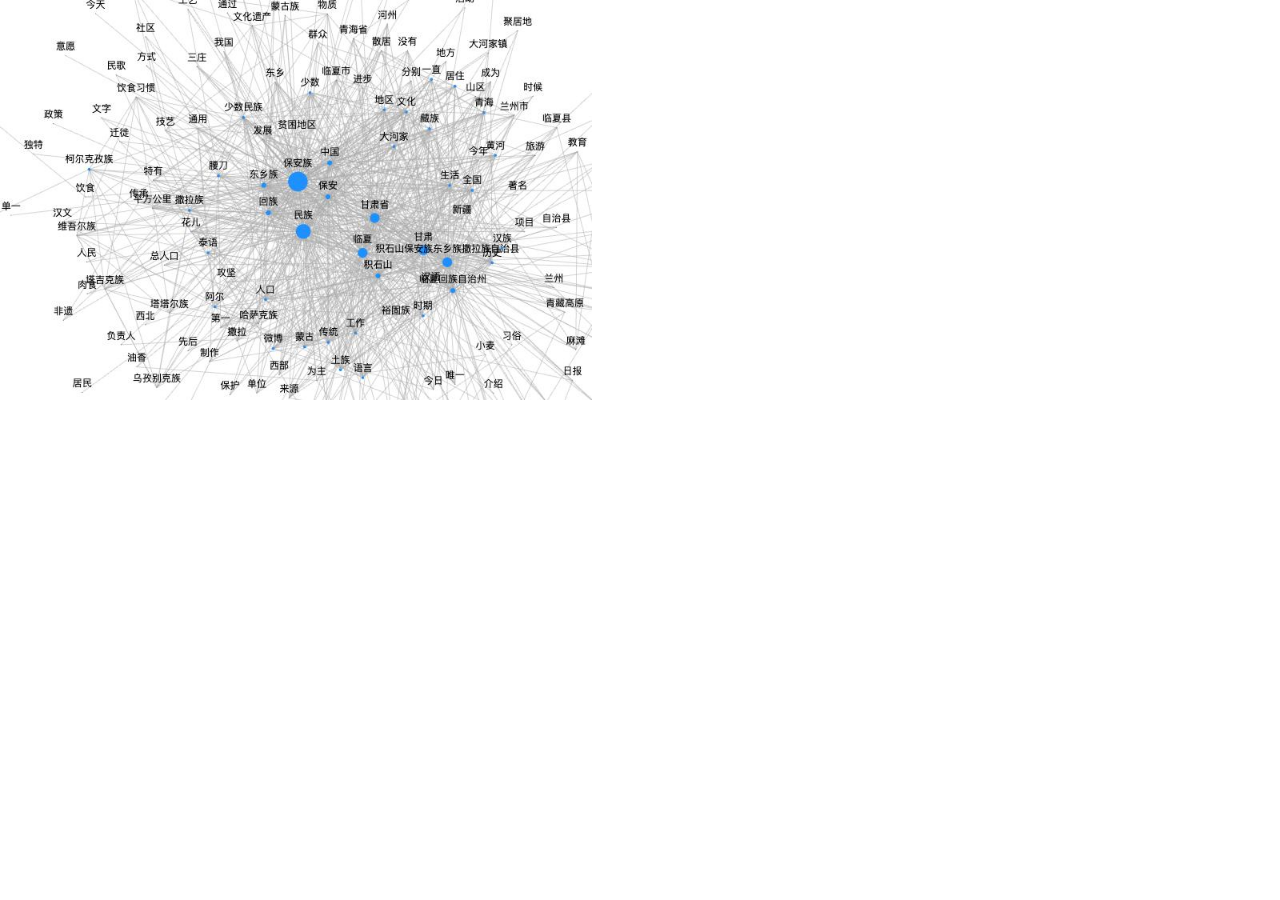
<file: about.html>
<!doctype html>
<html lang="en">

<head>
    <!-- Required meta tags -->
    <meta charset="utf-8">
    <meta name="viewport" content="width=device-width, initial-scale=1, shrink-to-fit=no">
    <title>Intelligence - Corporate Category Bootstrap Responsive Website Template - About</title>

    <!-- google-fonts -->
    <link href="https://fonts.googleapis.com/css2?family=Montserrat:wght@300;400;600&display=swap" rel="stylesheet">
    <link href="https://fonts.googleapis.com/css2?family=Poppins:wght@200;300;500;700;900&display=swap"
        rel="stylesheet">
    <!-- //google-fonts -->

    <!-- Template CSS Style link -->
    <link rel="stylesheet" href="../static/css/style-liberty.css">

</head>

<body>

<!-- top header -->

            <div class="content-info-in row">
                <div class="content-gd col-lg-6 pe-lg-5">
                    <img src="../static/images/baoangongxian.png" alt="" class="img-fluid" />
                </div>
                <div class="content-gd col-lg-6 mt-lg-0 mt-5 align-self ps-lg-5">

<!-- //bootstrap-->
<!-- //Js scripts -->

</body>

</html>
</file>
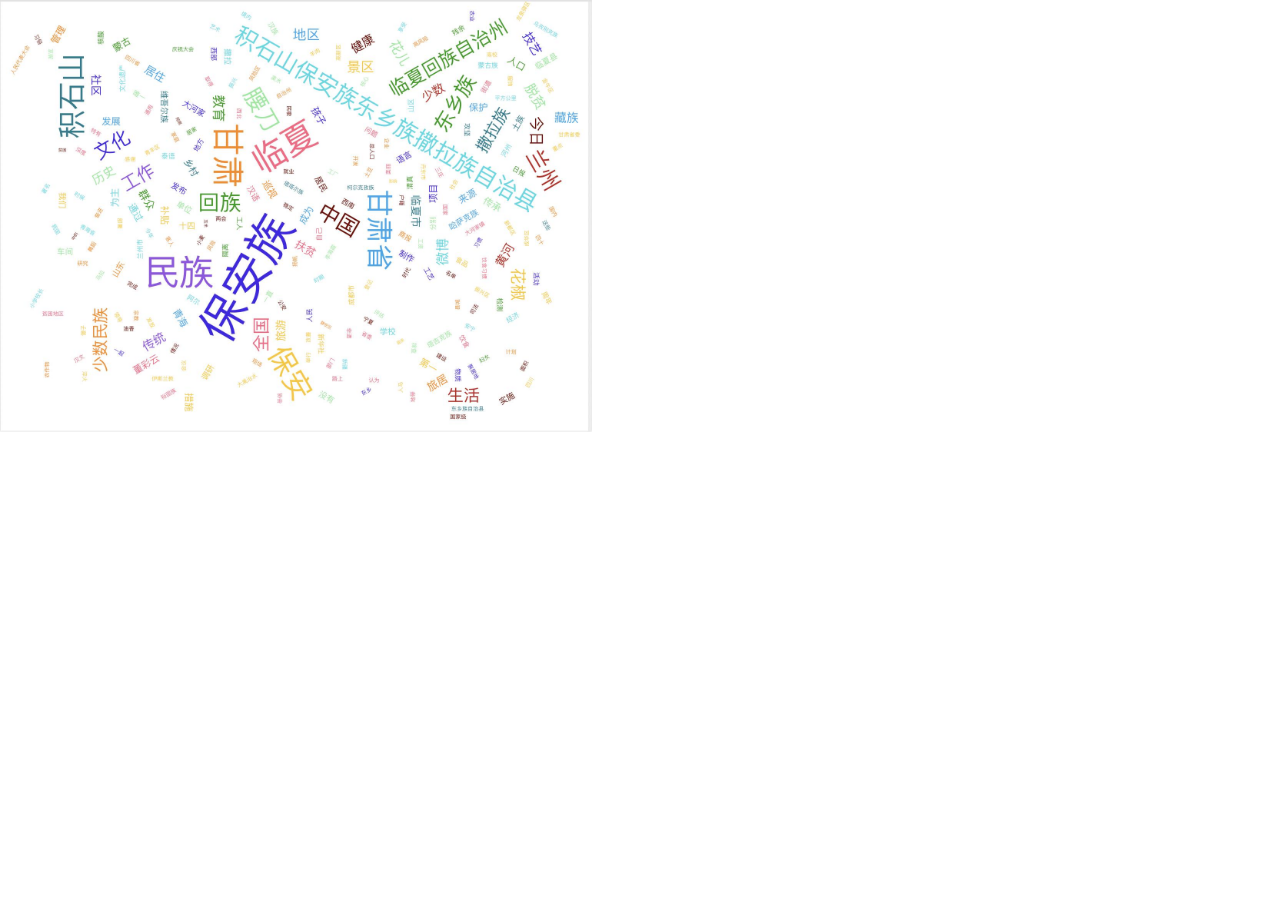
<file: about2.html>
<!doctype html>
<html lang="en">

<head>
    <!-- Required meta tags -->
    <meta charset="utf-8">
    <meta name="viewport" content="width=device-width, initial-scale=1, shrink-to-fit=no">
    <title>Intelligence - Corporate Category Bootstrap Responsive Website Template - About</title>

    <!-- google-fonts -->
    <link href="https://fonts.googleapis.com/css2?family=Montserrat:wght@300;400;600&display=swap" rel="stylesheet">
    <link href="https://fonts.googleapis.com/css2?family=Poppins:wght@200;300;500;700;900&display=swap"
        rel="stylesheet">
    <!-- //google-fonts -->

    <!-- Template CSS Style link -->
    <link rel="stylesheet" href="../static/css/style-liberty.css">

</head>

<body>

<!-- top header -->

            <div class="content-info-in row">
                <div class="content-gd col-lg-6 pe-lg-5">
                    <img src="../static/images/baoanciyun.png"alt="" class="img-fluid" />
                </div>
                <div class="content-gd col-lg-6 mt-lg-0 mt-5 align-self ps-lg-5">

<!-- //bootstrap-->
<!-- //Js scripts -->

</body>

</html>
</file>
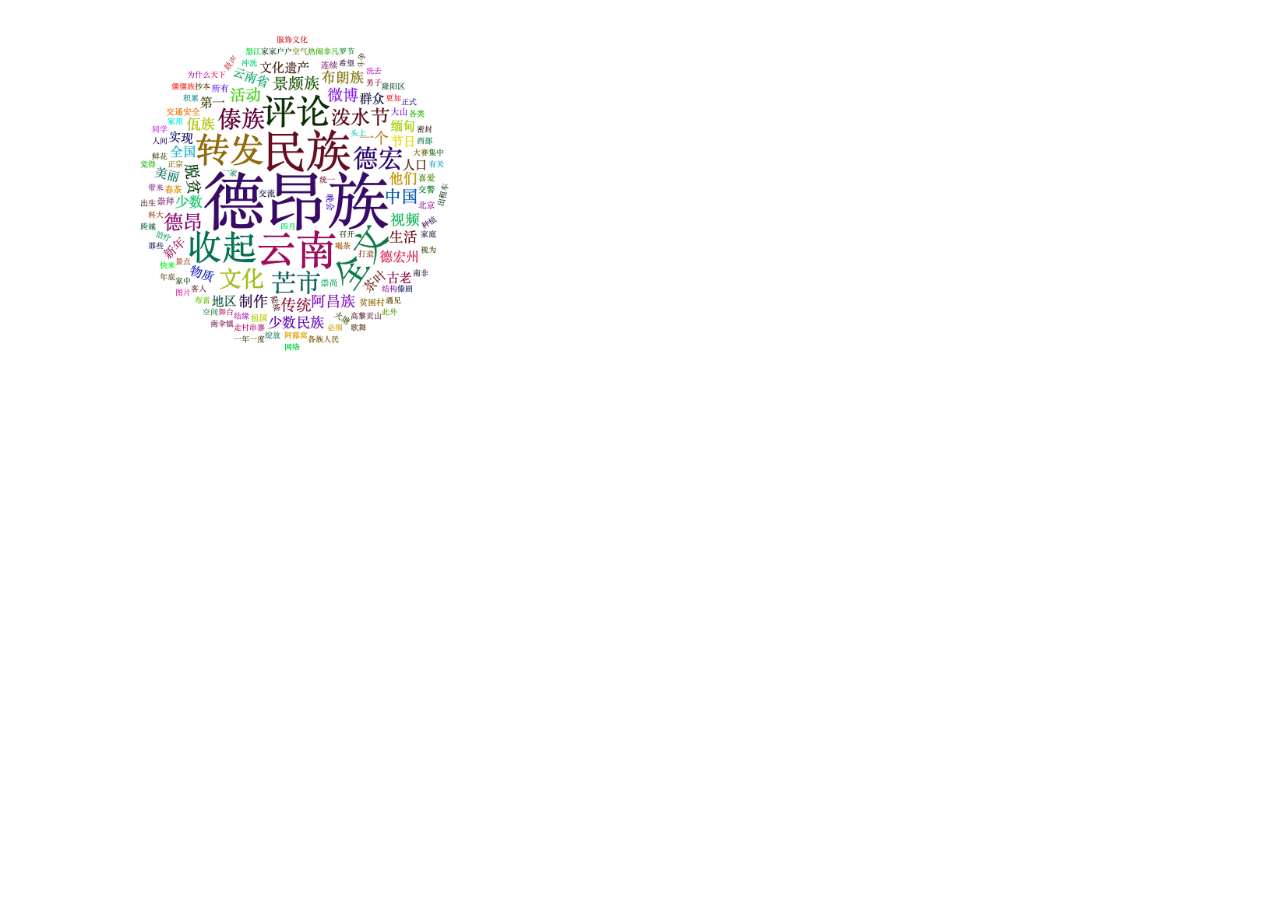
<file: about3.html>
<!doctype html>
<html lang="en">

<head>
    <!-- Required meta tags -->
    <meta charset="utf-8">
    <meta name="viewport" content="width=device-width, initial-scale=1, shrink-to-fit=no">
    <title>Intelligence - Corporate Category Bootstrap Responsive Website Template - About</title>

    <!-- google-fonts -->
    <link href="https://fonts.googleapis.com/css2?family=Montserrat:wght@300;400;600&display=swap" rel="stylesheet">
    <link href="https://fonts.googleapis.com/css2?family=Poppins:wght@200;300;500;700;900&display=swap"
        rel="stylesheet">
    <!-- //google-fonts -->

    <!-- Template CSS Style link -->
    <link rel="stylesheet" href="../static/css/style-liberty.css">

</head>

<body>

<!-- top header -->

            <div class="content-info-in row">
                <div class="content-gd col-lg-6 pe-lg-5">
                    <img src="../static/images/2c.png" alt="" class="img-fluid" />
                </div>
                <div class="content-gd col-lg-6 mt-lg-0 mt-5 align-self ps-lg-5">

<!-- //bootstrap-->
<!-- //Js scripts -->

</body>

</html>
</file>
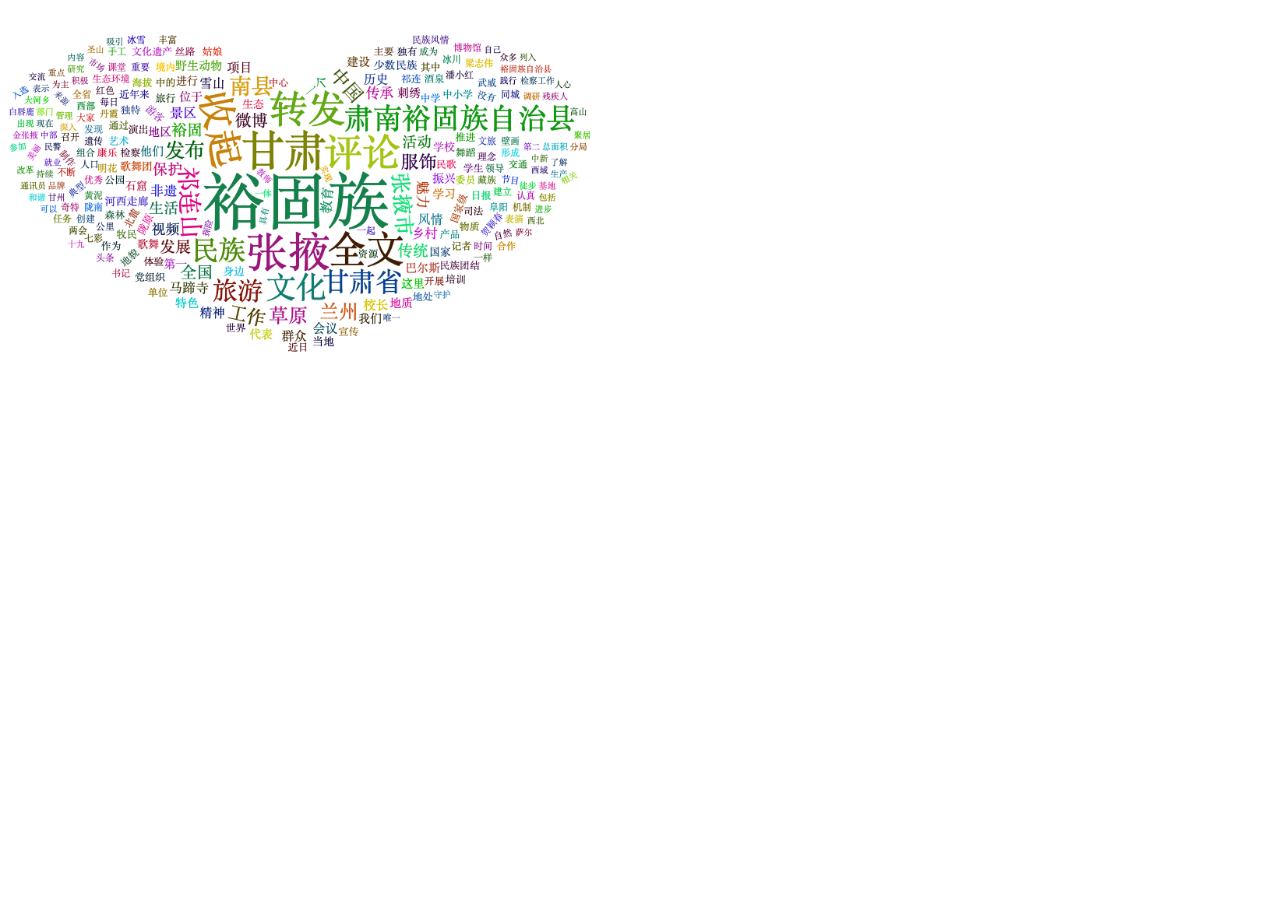
<file: about4.html>
<!doctype html>
<html lang="en">

<head>
    <!-- Required meta tags -->
    <meta charset="utf-8">
    <meta name="viewport" content="width=device-width, initial-scale=1, shrink-to-fit=no">
    <title>Intelligence - Corporate Category Bootstrap Responsive Website Template - About</title>

    <!-- google-fonts -->
    <link href="https://fonts.googleapis.com/css2?family=Montserrat:wght@300;400;600&display=swap" rel="stylesheet">
    <link href="https://fonts.googleapis.com/css2?family=Poppins:wght@200;300;500;700;900&display=swap"
        rel="stylesheet">
    <!-- //google-fonts -->

    <!-- Template CSS Style link -->
    <link rel="stylesheet" href="../static/css/style-liberty.css">

</head>

<body>

<!-- top header -->

            <div class="content-info-in row">
                <div class="content-gd col-lg-6 pe-lg-5">
                    <img src="../static/images/3c.png" alt="" class="img-fluid" />
                </div>
                <div class="content-gd col-lg-6 mt-lg-0 mt-5 align-self ps-lg-5">

<!-- //bootstrap-->
<!-- //Js scripts -->

</body>

</html>
</file>
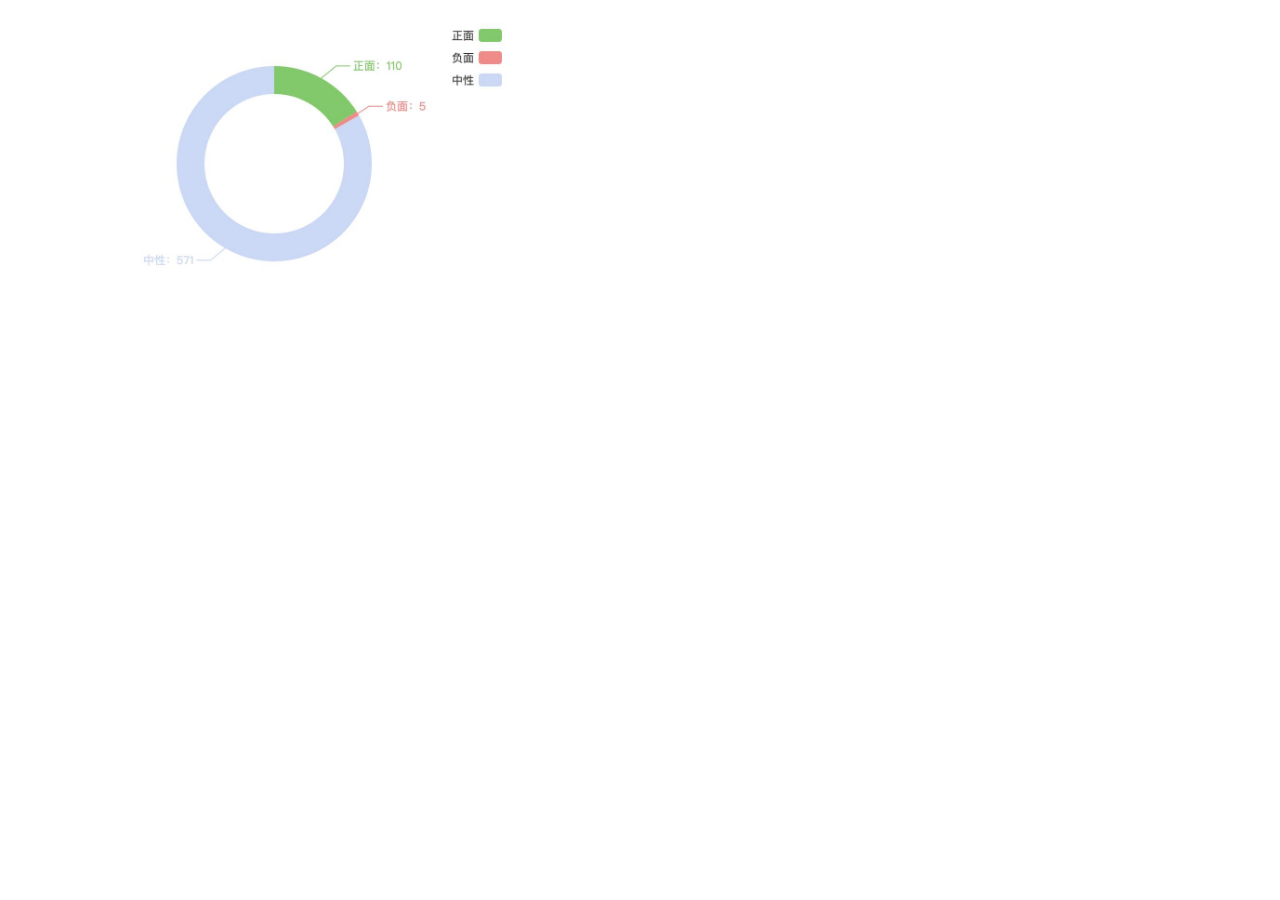
<file: about5.html>
<!doctype html>
<html lang="en">

<head>
    <!-- Required meta tags -->
    <meta charset="utf-8">
    <meta name="viewport" content="width=device-width, initial-scale=1, shrink-to-fit=no">
    <title>Intelligence - Corporate Category Bootstrap Responsive Website Template - About</title>

    <!-- google-fonts -->
    <link href="https://fonts.googleapis.com/css2?family=Montserrat:wght@300;400;600&display=swap" rel="stylesheet">
    <link href="https://fonts.googleapis.com/css2?family=Poppins:wght@200;300;500;700;900&display=swap"
        rel="stylesheet">
    <!-- //google-fonts -->

    <!-- Template CSS Style link -->
    <link rel="stylesheet" href="../static/css/style-liberty.css">

</head>

<body>

<!-- top header -->

            <div class="content-info-in row">
                <div class="content-gd col-lg-6 pe-lg-5">
                    <img src="../static/images/baoanqinggan.png" alt="" class="img-fluid" />
                </div>
                <div class="content-gd col-lg-6 mt-lg-0 mt-5 align-self ps-lg-5">

<!-- //bootstrap-->
<!-- //Js scripts -->

</body>

</html>
</file>
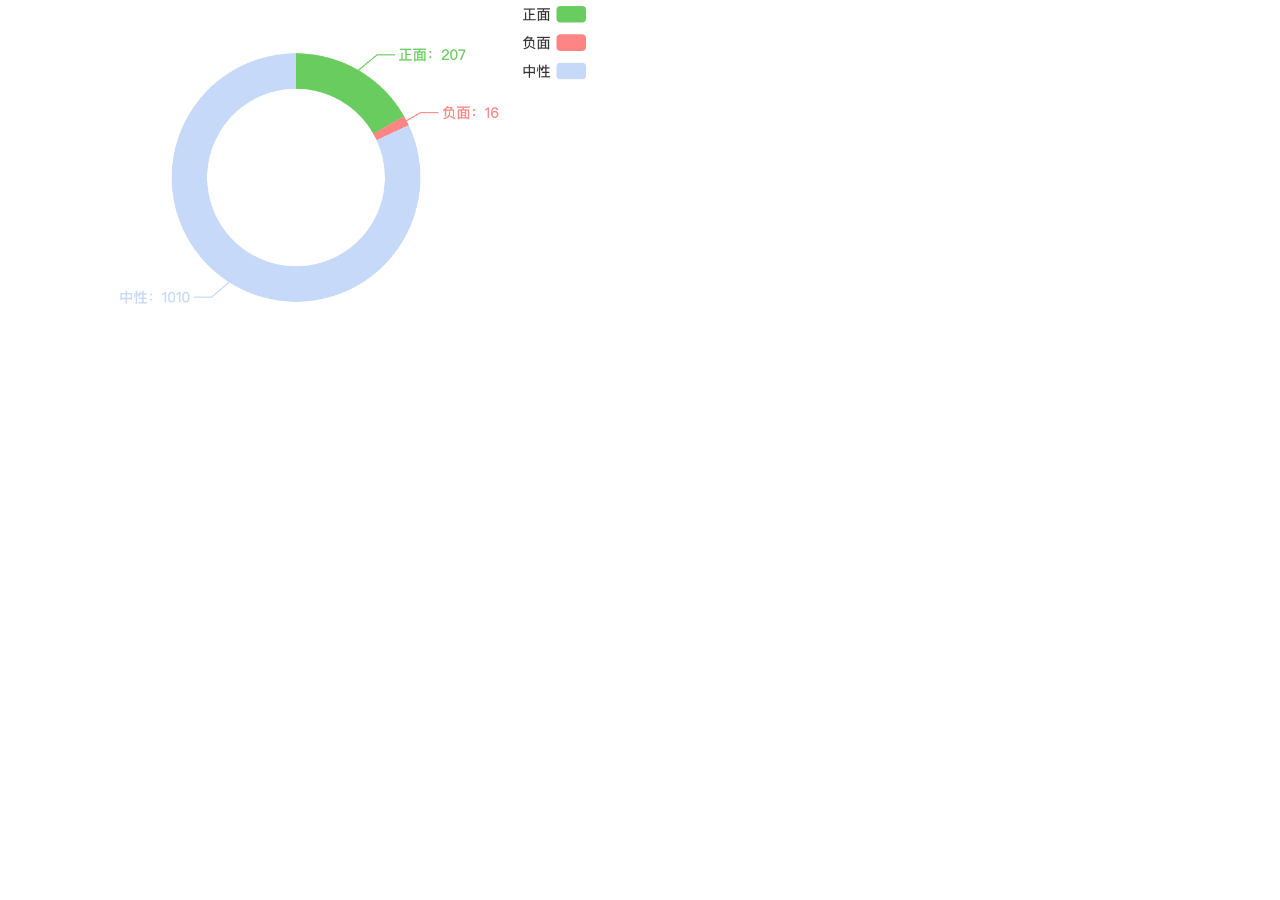
<file: about6.html>
<!doctype html>
<html lang="en">

<head>
    <!-- Required meta tags -->
    <meta charset="utf-8">
    <meta name="viewport" content="width=device-width, initial-scale=1, shrink-to-fit=no">
    <title>Intelligence - Corporate Category Bootstrap Responsive Website Template - About</title>

    <!-- google-fonts -->
    <link href="https://fonts.googleapis.com/css2?family=Montserrat:wght@300;400;600&display=swap" rel="stylesheet">
    <link href="https://fonts.googleapis.com/css2?family=Poppins:wght@200;300;500;700;900&display=swap"
        rel="stylesheet">
    <!-- //google-fonts -->

    <!-- Template CSS Style link -->
    <link rel="stylesheet" href="../static/css/style-liberty.css">

</head>

<body>

<!-- top header -->

            <div class="content-info-in row">
                <div class="content-gd col-lg-6 pe-lg-5">
                    <img src="../static/images/00.png" alt="" class="img-fluid" />
                </div>
                <div class="content-gd col-lg-6 mt-lg-0 mt-5 align-self ps-lg-5">

<!-- //bootstrap-->
<!-- //Js scripts -->

</body>

</html>
</file>
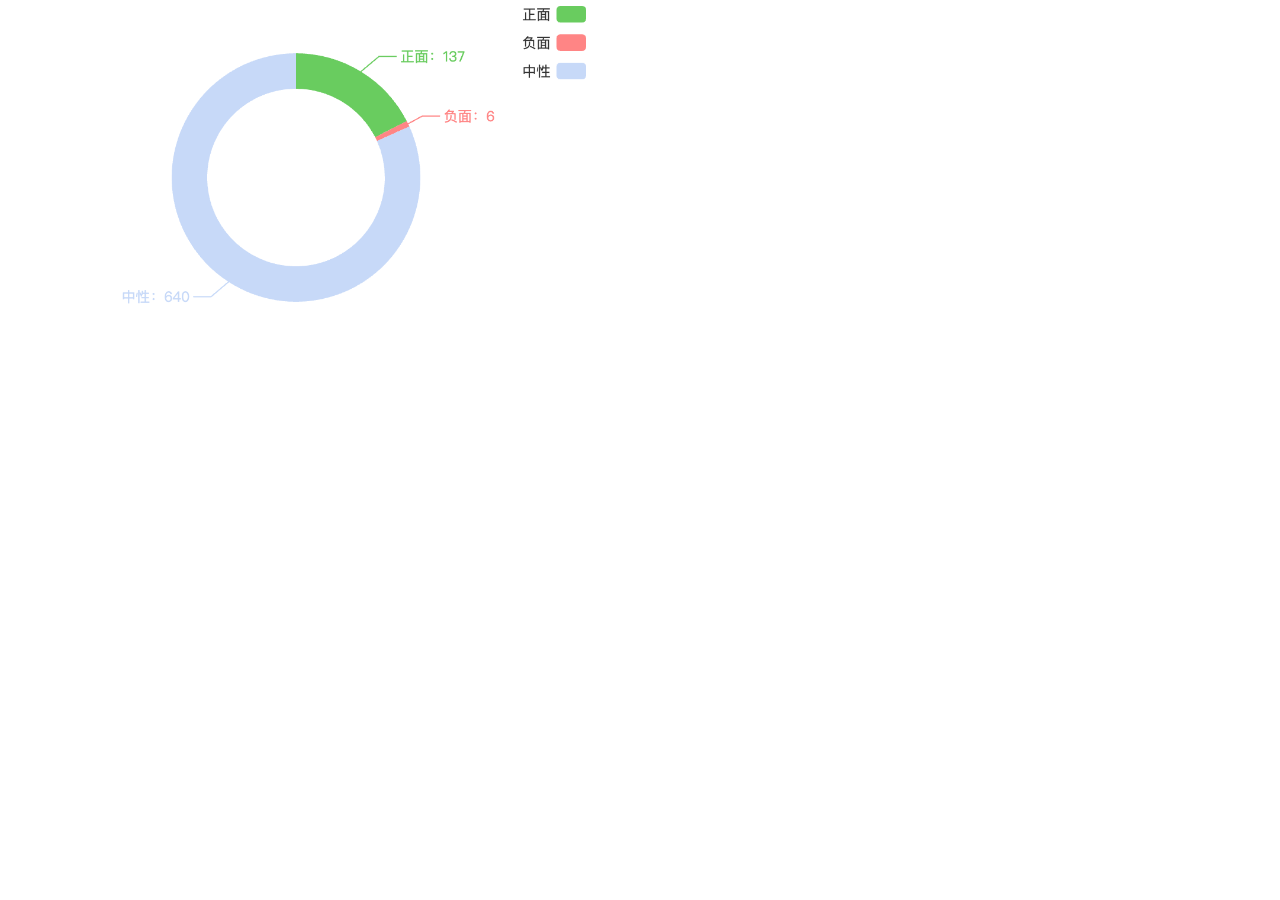
<file: about7.html>
<!doctype html>
<html lang="en">

<head>
    <!-- Required meta tags -->
    <meta charset="utf-8">
    <meta name="viewport" content="width=device-width, initial-scale=1, shrink-to-fit=no">
    <title>Intelligence - Corporate Category Bootstrap Responsive Website Template - About</title>

    <!-- google-fonts -->
    <link href="https://fonts.googleapis.com/css2?family=Montserrat:wght@300;400;600&display=swap" rel="stylesheet">
    <link href="https://fonts.googleapis.com/css2?family=Poppins:wght@200;300;500;700;900&display=swap"
        rel="stylesheet">
    <!-- //google-fonts -->

    <!-- Template CSS Style link -->
    <link rel="stylesheet" href="../static/css/style-liberty.css">

</head>

<body>

<!-- top header -->

            <div class="content-info-in row">
                <div class="content-gd col-lg-6 pe-lg-5">
                    <img src="../static/images/000.png" alt="" class="img-fluid" />
                </div>
                <div class="content-gd col-lg-6 mt-lg-0 mt-5 align-self ps-lg-5">

<!-- //bootstrap-->
<!-- //Js scripts -->

</body>

</html>
</file>
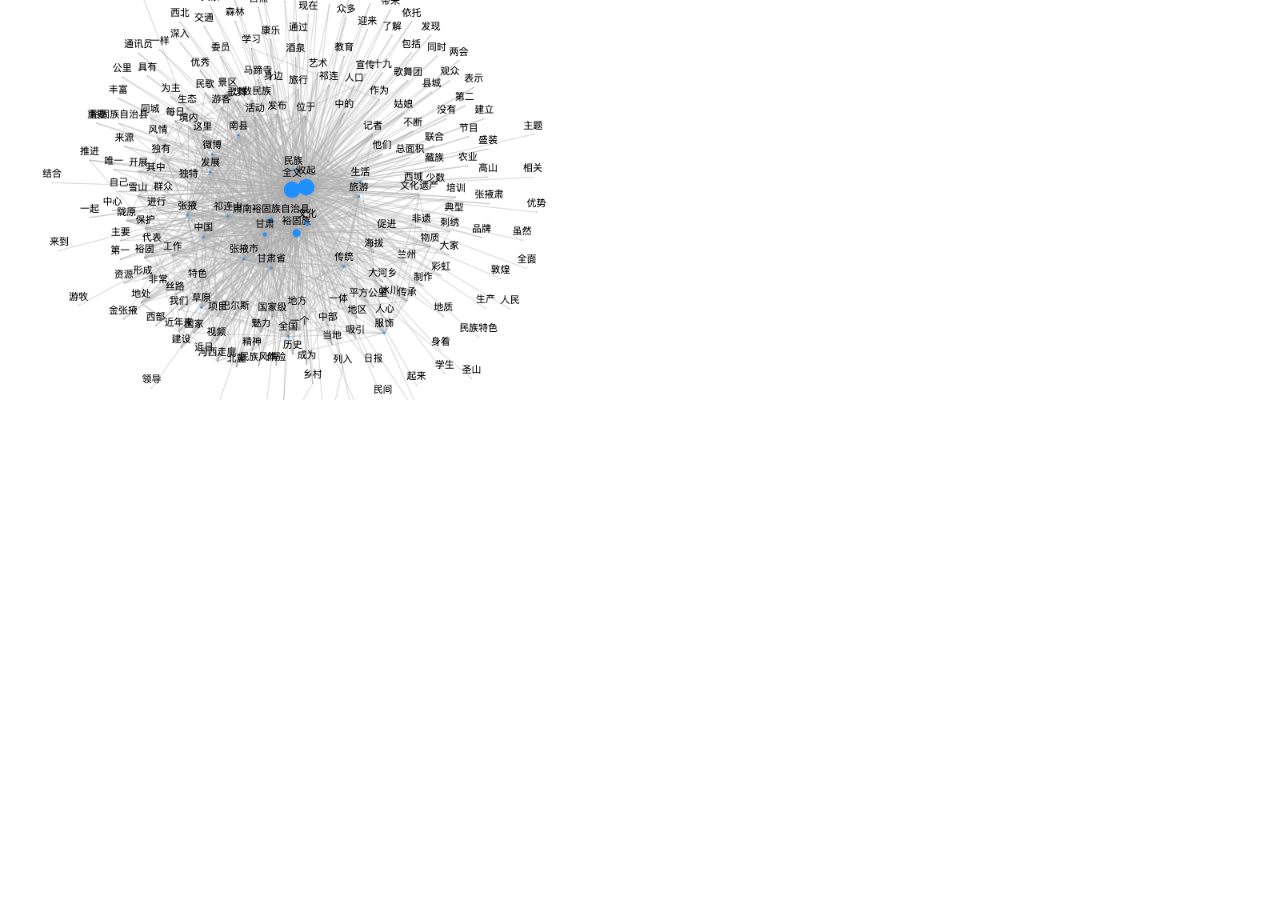
<file: apple.html>
<!doctype html>
<html lang="en">

<head>
    <!-- Required meta tags -->
    <meta charset="utf-8">
    <meta name="viewport" content="width=device-width, initial-scale=1, shrink-to-fit=no">
    <title>Intelligence - Corporate Category Bootstrap Responsive Website Template - About</title>

    <!-- google-fonts -->
    <link href="https://fonts.googleapis.com/css2?family=Montserrat:wght@300;400;600&display=swap" rel="stylesheet">
    <link href="https://fonts.googleapis.com/css2?family=Poppins:wght@200;300;500;700;900&display=swap"
        rel="stylesheet">
    <!-- //google-fonts -->

    <!-- Template CSS Style link -->
    <link rel="stylesheet" href="../static/css/style-liberty.css">

</head>

<body>

<!-- top header -->

            <div class="content-info-in row">
                <div class="content-gd col-lg-6 pe-lg-5">
                    <img src="../static/images/3w.png" alt="" class="img-fluid" />
                </div>
                <div class="content-gd col-lg-6 mt-lg-0 mt-5 align-self ps-lg-5">

<!-- //bootstrap-->
<!-- //Js scripts -->

</body>

</html>
</file>
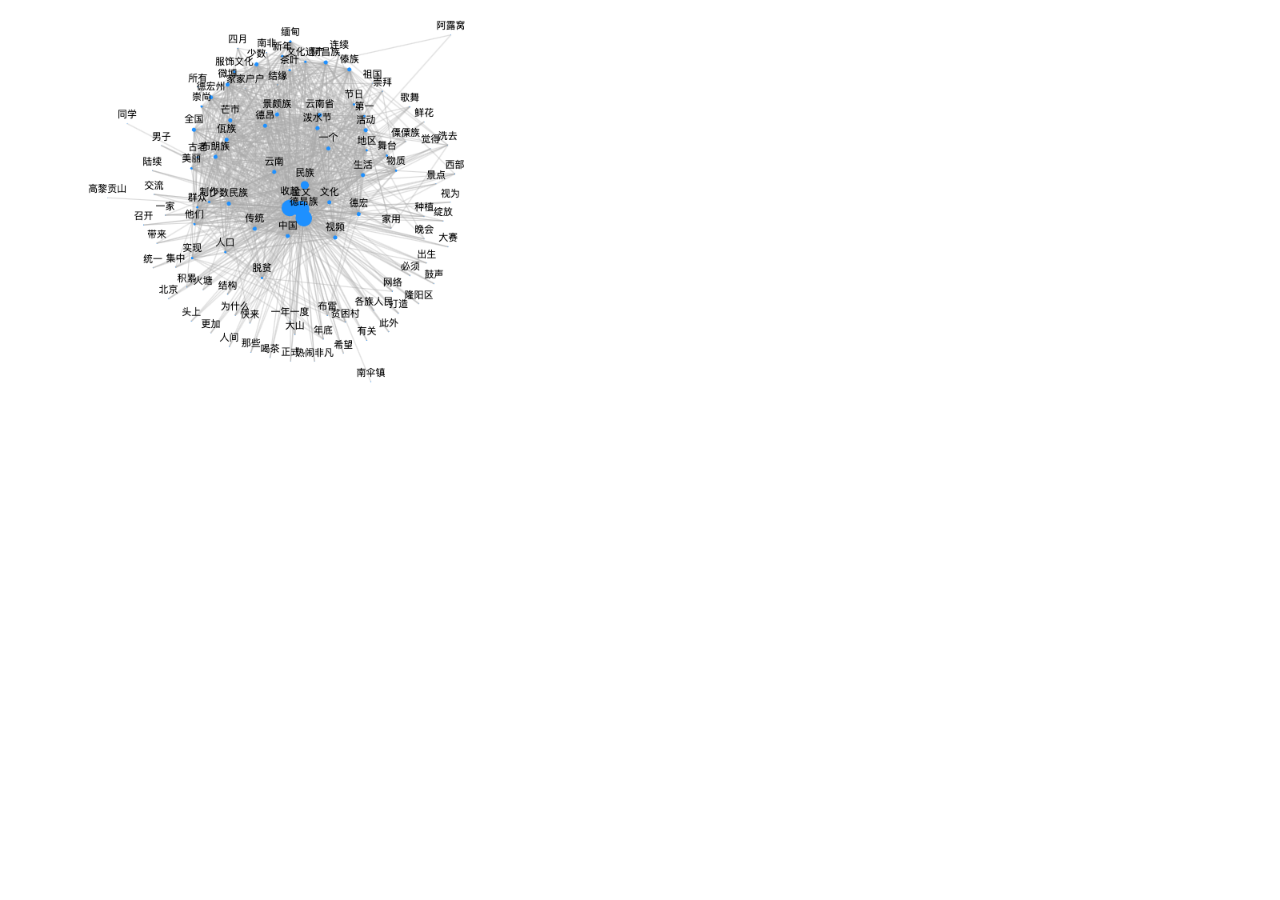
<file: blog.html>
<!doctype html>
<html lang="en">

<head>
    <!-- Required meta tags -->
    <meta charset="utf-8">
    <meta name="viewport" content="width=device-width, initial-scale=1, shrink-to-fit=no">
    <title>Intelligence - Corporate Category Bootstrap Responsive Website Template - About</title>

    <!-- google-fonts -->
    <link href="https://fonts.googleapis.com/css2?family=Montserrat:wght@300;400;600&display=swap" rel="stylesheet">
    <link href="https://fonts.googleapis.com/css2?family=Poppins:wght@200;300;500;700;900&display=swap"
        rel="stylesheet">
    <!-- //google-fonts -->

    <!-- Template CSS Style link -->
    <link rel="stylesheet" href="../static/css/style-liberty.css">

</head>

<body>

<!-- top header -->

            <div class="content-info-in row">
                <div class="content-gd col-lg-6 pe-lg-5">
                    <img src="../static/images/2g.png" alt="" class="img-fluid" />
                </div>
                <div class="content-gd col-lg-6 mt-lg-0 mt-5 align-self ps-lg-5">

<!-- //bootstrap-->
<!-- //Js scripts -->

</body>

</html>
</file>
<file: static/css/style-liberty.css>
@charset "UTF-8";

/*--
Author: W3layouts
Author URL: http://w3layouts.com
--*/


/*!
 * Bootstrap v5.0.1 (https://getbootstrap.com/)
 * Copyright 2011-2021 The Bootstrap Authors
 * Copyright 2011-2021 Twitter, Inc.
 * Licensed under MIT (https://github.com/twbs/bootstrap/blob/main/LICENSE)
 */
:root {
  --bs-blue: #0d6efd;
  --bs-indigo: #6610f2;
  --bs-purple: #6f42c1 --bs-pink: #d63384;
  --bs-red: #dc3545;
  --bs-orange: #fd7e14;
  --bs-yellow: #ffc107;
  --bs-green: #198754;
  --bs-teal: #20c997;
  --bs-cyan: #0dcaf0;
  --bs-white: #fff;
  --bs-gray: #6c757d;
  --bs-gray-dark: #343a40;
  --bs-primary: #0d6efd;
  --bs-secondary: #6c757d;
  --bs-success: #198754;
  --bs-info: #0dcaf0;
  --bs-warning: #ffc107;
  --bs-danger: #dc3545;
  --bs-light: #f8f9fa;
  --bs-dark: #212529;
  --bs-font-sans-serif: system-ui, -apple-system, "Segoe UI", Roboto, "Helvetica Neue", Arial, "Noto Sans", "Liberation Sans", sans-serif, "Apple Color Emoji", "Segoe UI Emoji", "Segoe UI Symbol", "Noto Color Emoji";
  --bs-font-monospace: SFMono-Regular, Menlo, Monaco, Consolas, "Liberation Mono", "Courier New", monospace;
  --bs-gradient: linear-gradient(180deg, rgba(255, 255, 255, 0.15), rgba(255, 255, 255, 0))
}

*,
::after,
::before {
  box-sizing: border-box
}

@media (prefers-reduced-motion:no-preference) {
  :root {
    scroll-behavior: smooth
  }
}

body {
  margin: 0;
  font-family: 'Montserrat', sans-serif;
  font-size: 1rem;
  font-weight: 400;
  line-height: 1.5;
  color: #212529;
  background-color: #fff;
  -webkit-text-size-adjust: 100%;
  -webkit-tap-highlight-color: transparent
}

hr {
  margin: 1rem 0;
  color: inherit;
  background-color: currentColor;
  border: 0;
  opacity: .25
}

hr:not([size]) {
  height: 1px
}

.h1,
.h2,
.h3,
.h4,
.h5,
.h6,
h1,
h2,
h3,
h4,
h5,
h6 {
  margin-top: 0;
  margin-bottom: .5rem;
  font-weight: 700;
  line-height: 1.2
}

.h1,
h1 {
  font-size: calc(1.375rem + 1.5vw)
}

@media (min-width:1200px) {

  .h1,
  h1 {
    font-size: 2.5rem
  }
}

.h2,
h2 {
  font-size: calc(1.325rem + .9vw)
}

@media (min-width:1200px) {

  .h2,
  h2 {
    font-size: 2rem
  }
}

.h3,
h3 {
  font-size: calc(1.3rem + .6vw)
}

@media (min-width:1200px) {

  .h3,
  h3 {
    font-size: 1.75rem
  }
}

.h4,
h4 {
  font-size: calc(1.275rem + .3vw)
}

@media (min-width:1200px) {

  .h4,
  h4 {
    font-size: 1.5rem
  }
}

.h5,
h5 {
  font-size: 1.25rem
}

.h6,
h6 {
  font-size: 1rem
}

p {
  margin-top: 0;
  margin-bottom: 1rem
}

abbr[data-bs-original-title],
abbr[title] {
  -webkit-text-decoration: underline dotted;
  text-decoration: underline dotted;
  cursor: help;
  -webkit-text-decoration-skip-ink: none;
  text-decoration-skip-ink: none
}

address {
  margin-bottom: 1rem;
  font-style: normal;
  line-height: inherit
}

ol,
ul {
  padding-left: 2rem
}

dl,
ol,
ul {
  margin-top: 0;
  margin-bottom: 1rem
}

ol ol,
ol ul,
ul ol,
ul ul {
  margin-bottom: 0
}

dt {
  font-weight: 700
}

dd {
  margin-bottom: .5rem;
  margin-left: 0
}

blockquote {
  margin: 0 0 1rem
}

b,
strong {
  font-weight: bolder
}

.small,
small {
  font-size: .875em
}

.mark,
mark {
  padding: .2em;
  background-color: #fcf8e3
}

sub,
sup {
  position: relative;
  font-size: .75em;
  line-height: 0;
  vertical-align: baseline
}

sub {
  bottom: -.25em
}

sup {
  top: -.5em
}

a {
  color: var(--primary-color);
  text-decoration: underline;

}

a:hover {
  color: var(--primary-color);
}

a:not([href]):not([class]),
a:not([href]):not([class]):hover {
  color: inherit;
  text-decoration: none
}

code,
kbd,
pre,
samp {
  font-family: 'Sarabun', sans-serif;
  font-size: 1em;
  direction: ltr;
  unicode-bidi: bidi-override
}

pre {
  display: block;
  margin-top: 0;
  margin-bottom: 1rem;
  overflow: auto;
  font-size: .875em
}

pre code {
  font-size: inherit;
  color: inherit;
  word-break: normal
}

code {
  font-size: .875em;
  color: #d63384;
  word-wrap: break-word
}

a>code {
  color: inherit
}

kbd {
  padding: .2rem .4rem;
  font-size: .875em;
  color: #fff;
  background-color: #212529;
  border-radius: .2rem
}

kbd kbd {
  padding: 0;
  font-size: 1em;
  font-weight: 700
}

figure {
  margin: 0 0 1rem
}

img,
svg {
  vertical-align: middle
}

table {
  caption-side: bottom;
  border-collapse: collapse
}

caption {
  padding-top: .5rem;
  padding-bottom: .5rem;
  color: #6c757d;
  text-align: left
}

th {
  text-align: inherit;
  text-align: -webkit-match-parent
}

tbody,
td,
tfoot,
th,
thead,
tr {
  border-color: inherit;
  border-style: solid;
  border-width: 0
}

label {
  display: inline-block
}

button {
  border-radius: 0
}

button:focus:not(:focus-visible) {
  outline: 0
}

button,
input,
optgroup,
select,
textarea {
  margin: 0;
  font-family: 'Montserrat', sans-serif;
  font-size: inherit;
  line-height: inherit
}

button,
select {
  text-transform: none
}

[role=button] {
  cursor: pointer
}

select {
  word-wrap: normal
}

select:disabled {
  opacity: 1
}

[list]::-webkit-calendar-picker-indicator {
  display: none
}

[type=button],
[type=reset],
[type=submit],
button {
  -webkit-appearance: button
}

[type=button]:not(:disabled),
[type=reset]:not(:disabled),
[type=submit]:not(:disabled),
button:not(:disabled) {
  cursor: pointer
}

::-moz-focus-inner {
  padding: 0;
  border-style: none
}

textarea {
  resize: vertical
}

fieldset {
  min-width: 0;
  padding: 0;
  margin: 0;
  border: 0
}

legend {
  float: left;
  width: 100%;
  padding: 0;
  margin-bottom: .5rem;
  font-size: calc(1.275rem + .3vw);
  line-height: inherit
}

@media (min-width:1200px) {
  legend {
    font-size: 1.5rem
  }
}

legend+* {
  clear: left
}

::-webkit-datetime-edit-day-field,
::-webkit-datetime-edit-fields-wrapper,
::-webkit-datetime-edit-hour-field,
::-webkit-datetime-edit-minute,
::-webkit-datetime-edit-month-field,
::-webkit-datetime-edit-text,
::-webkit-datetime-edit-year-field {
  padding: 0
}

::-webkit-inner-spin-button {
  height: auto
}

[type=search] {
  outline-offset: -2px;
  -webkit-appearance: textfield
}

::-webkit-search-decoration {
  -webkit-appearance: none
}

::-webkit-color-swatch-wrapper {
  padding: 0
}

::file-selector-button {
  font: inherit
}

::-webkit-file-upload-button {
  font: inherit;
  -webkit-appearance: button
}

output {
  display: inline-block
}

iframe {
  border: 0
}

summary {
  display: list-item;
  cursor: pointer
}

progress {
  vertical-align: baseline
}

[hidden] {
  display: none !important
}

.lead {
  font-size: 1.25rem;
  font-weight: 300
}

.display-1 {
  font-size: calc(1.625rem + 4.5vw);
  font-weight: 300;
  line-height: 1.2
}

@media (min-width:1200px) {
  .display-1 {
    font-size: 5rem
  }
}

.display-2 {
  font-size: calc(1.575rem + 3.9vw);
  font-weight: 300;
  line-height: 1.2
}

@media (min-width:1200px) {
  .display-2 {
    font-size: 4.5rem
  }
}

.display-3 {
  font-size: calc(1.525rem + 3.3vw);
  font-weight: 300;
  line-height: 1.2
}

@media (min-width:1200px) {
  .display-3 {
    font-size: 4rem
  }
}

.display-4 {
  font-size: calc(1.475rem + 2.7vw);
  font-weight: 300;
  line-height: 1.2
}

@media (min-width:1200px) {
  .display-4 {
    font-size: 3.5rem
  }
}

.display-5 {
  font-size: calc(1.425rem + 2.1vw);
  font-weight: 300;
  line-height: 1.2
}

@media (min-width:1200px) {
  .display-5 {
    font-size: 3rem
  }
}

.display-6 {
  font-size: calc(1.375rem + 1.5vw);
  font-weight: 300;
  line-height: 1.2
}

@media (min-width:1200px) {
  .display-6 {
    font-size: 2.5rem
  }
}

.list-unstyled {
  padding-left: 0;
  list-style: none
}

.list-inline {
  padding-left: 0;
  list-style: none
}

.list-inline-item {
  display: inline-block
}

.list-inline-item:not(:last-child) {
  margin-right: .5rem
}

.initialism {
  font-size: .875em;
  text-transform: uppercase
}

.blockquote {
  margin-bottom: 1rem;
  font-size: 1.25rem
}

.blockquote> :last-child {
  margin-bottom: 0
}

.blockquote-footer {
  margin-top: -1rem;
  margin-bottom: 1rem;
  font-size: .875em;
  color: #6c757d
}

.blockquote-footer::before {
  content: "— "
}

.img-fluid {
  max-width: 100%;
  height: auto
}

.img-thumbnail {
  padding: .25rem;
  background-color: #fff;
  border: 1px solid #dee2e6;
  border-radius: .25rem;
  max-width: 100%;
  height: auto
}

.figure {
  display: inline-block
}

.figure-img {
  margin-bottom: .5rem;
  line-height: 1
}

.figure-caption {
  font-size: .875em;
  color: #6c757d
}

.container,
.container-fluid,
.container-lg,
.container-md,
.container-sm,
.container-xl,
.container-xxl {
  width: 100%;
  padding-right: var(--bs-gutter-x, .75rem);
  padding-left: var(--bs-gutter-x, .75rem);
  margin-right: auto;
  margin-left: auto
}

@media (min-width:576px) {

  .container,
  .container-sm {
    max-width: 540px
  }
}

@media (min-width:768px) {

  .container,
  .container-md,
  .container-sm {
    max-width: 720px
  }
}

@media (min-width:992px) {

  .container,
  .container-lg,
  .container-md,
  .container-sm {
    max-width: 960px
  }
}

@media (min-width:1200px) {

  .container,
  .container-lg,
  .container-md,
  .container-sm,
  .container-xl {
    max-width: 1140px
  }
}

@media (min-width:1400px) {

  .container,
  .container-lg,
  .container-md,
  .container-sm,
  .container-xl,
  .container-xxl {
    max-width: 1320px
  }
}

.row {
  --bs-gutter-x: 1.5rem;
  --bs-gutter-y: 0;
  display: flex;
  flex-wrap: wrap;
  margin-top: calc(var(--bs-gutter-y) * -1);
  margin-right: calc(var(--bs-gutter-x)/ -2);
  margin-left: calc(var(--bs-gutter-x)/ -2)
}

.row>* {
  flex-shrink: 0;
  width: 100%;
  max-width: 100%;
  padding-right: calc(var(--bs-gutter-x)/ 2);
  padding-left: calc(var(--bs-gutter-x)/ 2);
  margin-top: var(--bs-gutter-y)
}

.col {
  flex: 1 0 0%
}

.row-cols-auto>* {
  flex: 0 0 auto;
  width: auto
}

.row-cols-1>* {
  flex: 0 0 auto;
  width: 100%
}

.row-cols-2>* {
  flex: 0 0 auto;
  width: 50%
}

.row-cols-3>* {
  flex: 0 0 auto;
  width: 33.3333333333%
}

.row-cols-4>* {
  flex: 0 0 auto;
  width: 25%
}

.row-cols-5>* {
  flex: 0 0 auto;
  width: 20%
}

.row-cols-6>* {
  flex: 0 0 auto;
  width: 16.6666666667%
}

.col-auto {
  flex: 0 0 auto;
  width: auto
}

.col-1 {
  flex: 0 0 auto;
  width: 8.3333333333%
}

.col-2 {
  flex: 0 0 auto;
  width: 16.6666666667%
}

.col-3 {
  flex: 0 0 auto;
  width: 25%
}

.col-4 {
  flex: 0 0 auto;
  width: 33.3333333333%
}

.col-5 {
  flex: 0 0 auto;
  width: 41.6666666667%
}

.col-6 {
  flex: 0 0 auto;
  width: 50%
}

.col-7 {
  flex: 0 0 auto;
  width: 58.3333333333%
}

.col-8 {
  flex: 0 0 auto;
  width: 66.6666666667%
}

.col-9 {
  flex: 0 0 auto;
  width: 75%
}

.col-10 {
  flex: 0 0 auto;
  width: 83.3333333333%
}

.col-11 {
  flex: 0 0 auto;
  width: 91.6666666667%
}

.col-12 {
  flex: 0 0 auto;
  width: 100%
}

.offset-1 {
  margin-left: 8.3333333333%
}

.offset-2 {
  margin-left: 16.6666666667%
}

.offset-3 {
  margin-left: 25%
}

.offset-4 {
  margin-left: 33.3333333333%
}

.offset-5 {
  margin-left: 41.6666666667%
}

.offset-6 {
  margin-left: 50%
}

.offset-7 {
  margin-left: 58.3333333333%
}

.offset-8 {
  margin-left: 66.6666666667%
}

.offset-9 {
  margin-left: 75%
}

.offset-10 {
  margin-left: 83.3333333333%
}

.offset-11 {
  margin-left: 91.6666666667%
}

.g-0,
.gx-0 {
  --bs-gutter-x: 0
}

.g-0,
.gy-0 {
  --bs-gutter-y: 0
}

.g-1,
.gx-1 {
  --bs-gutter-x: 0.25rem
}

.g-1,
.gy-1 {
  --bs-gutter-y: 0.25rem
}

.g-2,
.gx-2 {
  --bs-gutter-x: 0.5rem
}

.g-2,
.gy-2 {
  --bs-gutter-y: 0.5rem
}

.g-3,
.gx-3 {
  --bs-gutter-x: 1rem
}

.g-3,
.gy-3 {
  --bs-gutter-y: 1rem
}

.g-4,
.gx-4 {
  --bs-gutter-x: 1.5rem
}

.g-4,
.gy-4 {
  --bs-gutter-y: 1.5rem
}

.g-5,
.gx-5 {
  --bs-gutter-x: 3rem
}

.g-5,
.gy-5 {
  --bs-gutter-y: 3rem
}

@media (min-width:576px) {
  .col-sm {
    flex: 1 0 0%
  }

  .row-cols-sm-auto>* {
    flex: 0 0 auto;
    width: auto
  }

  .row-cols-sm-1>* {
    flex: 0 0 auto;
    width: 100%
  }

  .row-cols-sm-2>* {
    flex: 0 0 auto;
    width: 50%
  }

  .row-cols-sm-3>* {
    flex: 0 0 auto;
    width: 33.3333333333%
  }

  .row-cols-sm-4>* {
    flex: 0 0 auto;
    width: 25%
  }

  .row-cols-sm-5>* {
    flex: 0 0 auto;
    width: 20%
  }

  .row-cols-sm-6>* {
    flex: 0 0 auto;
    width: 16.6666666667%
  }

  .col-sm-auto {
    flex: 0 0 auto;
    width: auto
  }

  .col-sm-1 {
    flex: 0 0 auto;
    width: 8.3333333333%
  }

  .col-sm-2 {
    flex: 0 0 auto;
    width: 16.6666666667%
  }

  .col-sm-3 {
    flex: 0 0 auto;
    width: 25%
  }

  .col-sm-4 {
    flex: 0 0 auto;
    width: 33.3333333333%
  }

  .col-sm-5 {
    flex: 0 0 auto;
    width: 41.6666666667%
  }

  .col-sm-6 {
    flex: 0 0 auto;
    width: 50%
  }

  .col-sm-7 {
    flex: 0 0 auto;
    width: 58.3333333333%
  }

  .col-sm-8 {
    flex: 0 0 auto;
    width: 66.6666666667%
  }

  .col-sm-9 {
    flex: 0 0 auto;
    width: 75%
  }

  .col-sm-10 {
    flex: 0 0 auto;
    width: 83.3333333333%
  }

  .col-sm-11 {
    flex: 0 0 auto;
    width: 91.6666666667%
  }

  .col-sm-12 {
    flex: 0 0 auto;
    width: 100%
  }

  .offset-sm-0 {
    margin-left: 0
  }

  .offset-sm-1 {
    margin-left: 8.3333333333%
  }

  .offset-sm-2 {
    margin-left: 16.6666666667%
  }

  .offset-sm-3 {
    margin-left: 25%
  }

  .offset-sm-4 {
    margin-left: 33.3333333333%
  }

  .offset-sm-5 {
    margin-left: 41.6666666667%
  }

  .offset-sm-6 {
    margin-left: 50%
  }

  .offset-sm-7 {
    margin-left: 58.3333333333%
  }

  .offset-sm-8 {
    margin-left: 66.6666666667%
  }

  .offset-sm-9 {
    margin-left: 75%
  }

  .offset-sm-10 {
    margin-left: 83.3333333333%
  }

  .offset-sm-11 {
    margin-left: 91.6666666667%
  }

  .g-sm-0,
  .gx-sm-0 {
    --bs-gutter-x: 0
  }

  .g-sm-0,
  .gy-sm-0 {
    --bs-gutter-y: 0
  }

  .g-sm-1,
  .gx-sm-1 {
    --bs-gutter-x: 0.25rem
  }

  .g-sm-1,
  .gy-sm-1 {
    --bs-gutter-y: 0.25rem
  }

  .g-sm-2,
  .gx-sm-2 {
    --bs-gutter-x: 0.5rem
  }

  .g-sm-2,
  .gy-sm-2 {
    --bs-gutter-y: 0.5rem
  }

  .g-sm-3,
  .gx-sm-3 {
    --bs-gutter-x: 1rem
  }

  .g-sm-3,
  .gy-sm-3 {
    --bs-gutter-y: 1rem
  }

  .g-sm-4,
  .gx-sm-4 {
    --bs-gutter-x: 1.5rem
  }

  .g-sm-4,
  .gy-sm-4 {
    --bs-gutter-y: 1.5rem
  }

  .g-sm-5,
  .gx-sm-5 {
    --bs-gutter-x: 3rem
  }

  .g-sm-5,
  .gy-sm-5 {
    --bs-gutter-y: 3rem
  }
}

@media (min-width:768px) {
  .col-md {
    flex: 1 0 0%
  }

  .row-cols-md-auto>* {
    flex: 0 0 auto;
    width: auto
  }

  .row-cols-md-1>* {
    flex: 0 0 auto;
    width: 100%
  }

  .row-cols-md-2>* {
    flex: 0 0 auto;
    width: 50%
  }

  .row-cols-md-3>* {
    flex: 0 0 auto;
    width: 33.3333333333%
  }

  .row-cols-md-4>* {
    flex: 0 0 auto;
    width: 25%
  }

  .row-cols-md-5>* {
    flex: 0 0 auto;
    width: 20%
  }

  .row-cols-md-6>* {
    flex: 0 0 auto;
    width: 16.6666666667%
  }

  .col-md-auto {
    flex: 0 0 auto;
    width: auto
  }

  .col-md-1 {
    flex: 0 0 auto;
    width: 8.3333333333%
  }

  .col-md-2 {
    flex: 0 0 auto;
    width: 16.6666666667%
  }

  .col-md-3 {
    flex: 0 0 auto;
    width: 25%
  }

  .col-md-4 {
    flex: 0 0 auto;
    width: 33.3333333333%
  }

  .col-md-5 {
    flex: 0 0 auto;
    width: 41.6666666667%
  }

  .col-md-6 {
    flex: 0 0 auto;
    width: 50%
  }

  .col-md-7 {
    flex: 0 0 auto;
    width: 58.3333333333%
  }

  .col-md-8 {
    flex: 0 0 auto;
    width: 66.6666666667%
  }

  .col-md-9 {
    flex: 0 0 auto;
    width: 75%
  }

  .col-md-10 {
    flex: 0 0 auto;
    width: 83.3333333333%
  }

  .col-md-11 {
    flex: 0 0 auto;
    width: 91.6666666667%
  }

  .col-md-12 {
    flex: 0 0 auto;
    width: 100%
  }

  .offset-md-0 {
    margin-left: 0
  }

  .offset-md-1 {
    margin-left: 8.3333333333%
  }

  .offset-md-2 {
    margin-left: 16.6666666667%
  }

  .offset-md-3 {
    margin-left: 25%
  }

  .offset-md-4 {
    margin-left: 33.3333333333%
  }

  .offset-md-5 {
    margin-left: 41.6666666667%
  }

  .offset-md-6 {
    margin-left: 50%
  }

  .offset-md-7 {
    margin-left: 58.3333333333%
  }

  .offset-md-8 {
    margin-left: 66.6666666667%
  }

  .offset-md-9 {
    margin-left: 75%
  }

  .offset-md-10 {
    margin-left: 83.3333333333%
  }

  .offset-md-11 {
    margin-left: 91.6666666667%
  }

  .g-md-0,
  .gx-md-0 {
    --bs-gutter-x: 0
  }

  .g-md-0,
  .gy-md-0 {
    --bs-gutter-y: 0
  }

  .g-md-1,
  .gx-md-1 {
    --bs-gutter-x: 0.25rem
  }

  .g-md-1,
  .gy-md-1 {
    --bs-gutter-y: 0.25rem
  }

  .g-md-2,
  .gx-md-2 {
    --bs-gutter-x: 0.5rem
  }

  .g-md-2,
  .gy-md-2 {
    --bs-gutter-y: 0.5rem
  }

  .g-md-3,
  .gx-md-3 {
    --bs-gutter-x: 1rem
  }

  .g-md-3,
  .gy-md-3 {
    --bs-gutter-y: 1rem
  }

  .g-md-4,
  .gx-md-4 {
    --bs-gutter-x: 1.5rem
  }

  .g-md-4,
  .gy-md-4 {
    --bs-gutter-y: 1.5rem
  }

  .g-md-5,
  .gx-md-5 {
    --bs-gutter-x: 3rem
  }

  .g-md-5,
  .gy-md-5 {
    --bs-gutter-y: 3rem
  }
}

@media (min-width:992px) {
  .col-lg {
    flex: 1 0 0%
  }

  .row-cols-lg-auto>* {
    flex: 0 0 auto;
    width: auto
  }

  .row-cols-lg-1>* {
    flex: 0 0 auto;
    width: 100%
  }

  .row-cols-lg-2>* {
    flex: 0 0 auto;
    width: 50%
  }

  .row-cols-lg-3>* {
    flex: 0 0 auto;
    width: 33.3333333333%
  }

  .row-cols-lg-4>* {
    flex: 0 0 auto;
    width: 25%
  }

  .row-cols-lg-5>* {
    flex: 0 0 auto;
    width: 20%
  }

  .row-cols-lg-6>* {
    flex: 0 0 auto;
    width: 16.6666666667%
  }

  .col-lg-auto {
    flex: 0 0 auto;
    width: auto
  }

  .col-lg-1 {
    flex: 0 0 auto;
    width: 8.3333333333%
  }

  .col-lg-2 {
    flex: 0 0 auto;
    width: 16.6666666667%
  }

  .col-lg-3 {
    flex: 0 0 auto;
    width: 25%
  }

  .col-lg-4 {
    flex: 0 0 auto;
    width: 33.3333333333%
  }

  .col-lg-5 {
    flex: 0 0 auto;
    width: 41.6666666667%
  }

  .col-lg-6 {
    flex: 0 0 auto;
    width: 50%
  }

  .col-lg-7 {
    flex: 0 0 auto;
    width: 58.3333333333%
  }

  .col-lg-8 {
    flex: 0 0 auto;
    width: 66.6666666667%
  }

  .col-lg-9 {
    flex: 0 0 auto;
    width: 75%
  }

  .col-lg-10 {
    flex: 0 0 auto;
    width: 83.3333333333%
  }

  .col-lg-11 {
    flex: 0 0 auto;
    width: 91.6666666667%
  }

  .col-lg-12 {
    flex: 0 0 auto;
    width: 100%
  }

  .offset-lg-0 {
    margin-left: 0
  }

  .offset-lg-1 {
    margin-left: 8.3333333333%
  }

  .offset-lg-2 {
    margin-left: 16.6666666667%
  }

  .offset-lg-3 {
    margin-left: 25%
  }

  .offset-lg-4 {
    margin-left: 33.3333333333%
  }

  .offset-lg-5 {
    margin-left: 41.6666666667%
  }

  .offset-lg-6 {
    margin-left: 50%
  }

  .offset-lg-7 {
    margin-left: 58.3333333333%
  }

  .offset-lg-8 {
    margin-left: 66.6666666667%
  }

  .offset-lg-9 {
    margin-left: 75%
  }

  .offset-lg-10 {
    margin-left: 83.3333333333%
  }

  .offset-lg-11 {
    margin-left: 91.6666666667%
  }

  .g-lg-0,
  .gx-lg-0 {
    --bs-gutter-x: 0
  }

  .g-lg-0,
  .gy-lg-0 {
    --bs-gutter-y: 0
  }

  .g-lg-1,
  .gx-lg-1 {
    --bs-gutter-x: 0.25rem
  }

  .g-lg-1,
  .gy-lg-1 {
    --bs-gutter-y: 0.25rem
  }

  .g-lg-2,
  .gx-lg-2 {
    --bs-gutter-x: 0.5rem
  }

  .g-lg-2,
  .gy-lg-2 {
    --bs-gutter-y: 0.5rem
  }

  .g-lg-3,
  .gx-lg-3 {
    --bs-gutter-x: 1rem
  }

  .g-lg-3,
  .gy-lg-3 {
    --bs-gutter-y: 1rem
  }

  .g-lg-4,
  .gx-lg-4 {
    --bs-gutter-x: 1.5rem
  }

  .g-lg-4,
  .gy-lg-4 {
    --bs-gutter-y: 1.5rem
  }

  .g-lg-5,
  .gx-lg-5 {
    --bs-gutter-x: 3rem
  }

  .g-lg-5,
  .gy-lg-5 {
    --bs-gutter-y: 3rem
  }
}

@media (min-width:1200px) {
  .col-xl {
    flex: 1 0 0%
  }

  .row-cols-xl-auto>* {
    flex: 0 0 auto;
    width: auto
  }

  .row-cols-xl-1>* {
    flex: 0 0 auto;
    width: 100%
  }

  .row-cols-xl-2>* {
    flex: 0 0 auto;
    width: 50%
  }

  .row-cols-xl-3>* {
    flex: 0 0 auto;
    width: 33.3333333333%
  }

  .row-cols-xl-4>* {
    flex: 0 0 auto;
    width: 25%
  }

  .row-cols-xl-5>* {
    flex: 0 0 auto;
    width: 20%
  }

  .row-cols-xl-6>* {
    flex: 0 0 auto;
    width: 16.6666666667%
  }

  .col-xl-auto {
    flex: 0 0 auto;
    width: auto
  }

  .col-xl-1 {
    flex: 0 0 auto;
    width: 8.3333333333%
  }

  .col-xl-2 {
    flex: 0 0 auto;
    width: 16.6666666667%
  }

  .col-xl-3 {
    flex: 0 0 auto;
    width: 25%
  }

  .col-xl-4 {
    flex: 0 0 auto;
    width: 33.3333333333%
  }

  .col-xl-5 {
    flex: 0 0 auto;
    width: 41.6666666667%
  }

  .col-xl-6 {
    flex: 0 0 auto;
    width: 50%
  }

  .col-xl-7 {
    flex: 0 0 auto;
    width: 58.3333333333%
  }

  .col-xl-8 {
    flex: 0 0 auto;
    width: 66.6666666667%
  }

  .col-xl-9 {
    flex: 0 0 auto;
    width: 75%
  }

  .col-xl-10 {
    flex: 0 0 auto;
    width: 83.3333333333%
  }

  .col-xl-11 {
    flex: 0 0 auto;
    width: 91.6666666667%
  }

  .col-xl-12 {
    flex: 0 0 auto;
    width: 100%
  }

  .offset-xl-0 {
    margin-left: 0
  }

  .offset-xl-1 {
    margin-left: 8.3333333333%
  }

  .offset-xl-2 {
    margin-left: 16.6666666667%
  }

  .offset-xl-3 {
    margin-left: 25%
  }

  .offset-xl-4 {
    margin-left: 33.3333333333%
  }

  .offset-xl-5 {
    margin-left: 41.6666666667%
  }

  .offset-xl-6 {
    margin-left: 50%
  }

  .offset-xl-7 {
    margin-left: 58.3333333333%
  }

  .offset-xl-8 {
    margin-left: 66.6666666667%
  }

  .offset-xl-9 {
    margin-left: 75%
  }

  .offset-xl-10 {
    margin-left: 83.3333333333%
  }

  .offset-xl-11 {
    margin-left: 91.6666666667%
  }

  .g-xl-0,
  .gx-xl-0 {
    --bs-gutter-x: 0
  }

  .g-xl-0,
  .gy-xl-0 {
    --bs-gutter-y: 0
  }

  .g-xl-1,
  .gx-xl-1 {
    --bs-gutter-x: 0.25rem
  }

  .g-xl-1,
  .gy-xl-1 {
    --bs-gutter-y: 0.25rem
  }

  .g-xl-2,
  .gx-xl-2 {
    --bs-gutter-x: 0.5rem
  }

  .g-xl-2,
  .gy-xl-2 {
    --bs-gutter-y: 0.5rem
  }

  .g-xl-3,
  .gx-xl-3 {
    --bs-gutter-x: 1rem
  }

  .g-xl-3,
  .gy-xl-3 {
    --bs-gutter-y: 1rem
  }

  .g-xl-4,
  .gx-xl-4 {
    --bs-gutter-x: 1.5rem
  }

  .g-xl-4,
  .gy-xl-4 {
    --bs-gutter-y: 1.5rem
  }

  .g-xl-5,
  .gx-xl-5 {
    --bs-gutter-x: 3rem
  }

  .g-xl-5,
  .gy-xl-5 {
    --bs-gutter-y: 3rem
  }
}

@media (min-width:1400px) {
  .col-xxl {
    flex: 1 0 0%
  }

  .row-cols-xxl-auto>* {
    flex: 0 0 auto;
    width: auto
  }

  .row-cols-xxl-1>* {
    flex: 0 0 auto;
    width: 100%
  }

  .row-cols-xxl-2>* {
    flex: 0 0 auto;
    width: 50%
  }

  .row-cols-xxl-3>* {
    flex: 0 0 auto;
    width: 33.3333333333%
  }

  .row-cols-xxl-4>* {
    flex: 0 0 auto;
    width: 25%
  }

  .row-cols-xxl-5>* {
    flex: 0 0 auto;
    width: 20%
  }

  .row-cols-xxl-6>* {
    flex: 0 0 auto;
    width: 16.6666666667%
  }

  .col-xxl-auto {
    flex: 0 0 auto;
    width: auto
  }

  .col-xxl-1 {
    flex: 0 0 auto;
    width: 8.3333333333%
  }

  .col-xxl-2 {
    flex: 0 0 auto;
    width: 16.6666666667%
  }

  .col-xxl-3 {
    flex: 0 0 auto;
    width: 25%
  }

  .col-xxl-4 {
    flex: 0 0 auto;
    width: 33.3333333333%
  }

  .col-xxl-5 {
    flex: 0 0 auto;
    width: 41.6666666667%
  }

  .col-xxl-6 {
    flex: 0 0 auto;
    width: 50%
  }

  .col-xxl-7 {
    flex: 0 0 auto;
    width: 58.3333333333%
  }

  .col-xxl-8 {
    flex: 0 0 auto;
    width: 66.6666666667%
  }

  .col-xxl-9 {
    flex: 0 0 auto;
    width: 75%
  }

  .col-xxl-10 {
    flex: 0 0 auto;
    width: 83.3333333333%
  }

  .col-xxl-11 {
    flex: 0 0 auto;
    width: 91.6666666667%
  }

  .col-xxl-12 {
    flex: 0 0 auto;
    width: 100%
  }

  .offset-xxl-0 {
    margin-left: 0
  }

  .offset-xxl-1 {
    margin-left: 8.3333333333%
  }

  .offset-xxl-2 {
    margin-left: 16.6666666667%
  }

  .offset-xxl-3 {
    margin-left: 25%
  }

  .offset-xxl-4 {
    margin-left: 33.3333333333%
  }

  .offset-xxl-5 {
    margin-left: 41.6666666667%
  }

  .offset-xxl-6 {
    margin-left: 50%
  }

  .offset-xxl-7 {
    margin-left: 58.3333333333%
  }

  .offset-xxl-8 {
    margin-left: 66.6666666667%
  }

  .offset-xxl-9 {
    margin-left: 75%
  }

  .offset-xxl-10 {
    margin-left: 83.3333333333%
  }

  .offset-xxl-11 {
    margin-left: 91.6666666667%
  }

  .g-xxl-0,
  .gx-xxl-0 {
    --bs-gutter-x: 0
  }

  .g-xxl-0,
  .gy-xxl-0 {
    --bs-gutter-y: 0
  }

  .g-xxl-1,
  .gx-xxl-1 {
    --bs-gutter-x: 0.25rem
  }

  .g-xxl-1,
  .gy-xxl-1 {
    --bs-gutter-y: 0.25rem
  }

  .g-xxl-2,
  .gx-xxl-2 {
    --bs-gutter-x: 0.5rem
  }

  .g-xxl-2,
  .gy-xxl-2 {
    --bs-gutter-y: 0.5rem
  }

  .g-xxl-3,
  .gx-xxl-3 {
    --bs-gutter-x: 1rem
  }

  .g-xxl-3,
  .gy-xxl-3 {
    --bs-gutter-y: 1rem
  }

  .g-xxl-4,
  .gx-xxl-4 {
    --bs-gutter-x: 1.5rem
  }

  .g-xxl-4,
  .gy-xxl-4 {
    --bs-gutter-y: 1.5rem
  }

  .g-xxl-5,
  .gx-xxl-5 {
    --bs-gutter-x: 3rem
  }

  .g-xxl-5,
  .gy-xxl-5 {
    --bs-gutter-y: 3rem
  }
}

.table {
  --bs-table-bg: transparent;
  --bs-table-accent-bg: transparent;
  --bs-table-striped-color: #212529;
  --bs-table-striped-bg: rgba(0, 0, 0, 0.05);
  --bs-table-active-color: #212529;
  --bs-table-active-bg: rgba(0, 0, 0, 0.1);
  --bs-table-hover-color: #212529;
  --bs-table-hover-bg: rgba(0, 0, 0, 0.075);
  width: 100%;
  margin-bottom: 1rem;
  color: #212529;
  vertical-align: top;
  border-color: #dee2e6
}

.table> :not(caption)>*>* {
  padding: .5rem .5rem;
  background-color: var(--bs-table-bg);
  border-bottom-width: 1px;
  box-shadow: inset 0 0 0 9999px var(--bs-table-accent-bg)
}

.table>tbody {
  vertical-align: inherit
}

.table>thead {
  vertical-align: bottom
}

.table> :not(:last-child)> :last-child>* {
  border-bottom-color: currentColor
}

.caption-top {
  caption-side: top
}

.table-sm> :not(caption)>*>* {
  padding: .25rem .25rem
}

.table-bordered> :not(caption)>* {
  border-width: 1px 0
}

.table-bordered> :not(caption)>*>* {
  border-width: 0 1px
}

.table-borderless> :not(caption)>*>* {
  border-bottom-width: 0
}

.table-striped>tbody>tr:nth-of-type(odd) {
  --bs-table-accent-bg: var(--bs-table-striped-bg);
  color: var(--bs-table-striped-color)
}

.table-active {
  --bs-table-accent-bg: var(--bs-table-active-bg);
  color: var(--bs-table-active-color)
}

.table-hover>tbody>tr:hover {
  --bs-table-accent-bg: var(--bs-table-hover-bg);
  color: var(--bs-table-hover-color)
}

.table-primary {
  --bs-table-bg: #cfe2ff;
  --bs-table-striped-bg: #c5d7f2;
  --bs-table-striped-color: #000;
  --bs-table-active-bg: #bacbe6;
  --bs-table-active-color: #000;
  --bs-table-hover-bg: #bfd1ec;
  --bs-table-hover-color: #000;
  color: #000;
  border-color: #bacbe6
}

.table-secondary {
  --bs-table-bg: #e2e3e5;
  --bs-table-striped-bg: #d7d8da;
  --bs-table-striped-color: #000;
  --bs-table-active-bg: #cbccce;
  --bs-table-active-color: #000;
  --bs-table-hover-bg: #d1d2d4;
  --bs-table-hover-color: #000;
  color: #000;
  border-color: #cbccce
}

.table-success {
  --bs-table-bg: #d1e7dd;
  --bs-table-striped-bg: #c7dbd2;
  --bs-table-striped-color: #000;
  --bs-table-active-bg: #bcd0c7;
  --bs-table-active-color: #000;
  --bs-table-hover-bg: #c1d6cc;
  --bs-table-hover-color: #000;
  color: #000;
  border-color: #bcd0c7
}

.table-info {
  --bs-table-bg: #cff4fc;
  --bs-table-striped-bg: #c5e8ef;
  --bs-table-striped-color: #000;
  --bs-table-active-bg: #badce3;
  --bs-table-active-color: #000;
  --bs-table-hover-bg: #bfe2e9;
  --bs-table-hover-color: #000;
  color: #000;
  border-color: #badce3
}

.table-warning {
  --bs-table-bg: #fff3cd;
  --bs-table-striped-bg: #f2e7c3;
  --bs-table-striped-color: #000;
  --bs-table-active-bg: #e6dbb9;
  --bs-table-active-color: #000;
  --bs-table-hover-bg: #ece1be;
  --bs-table-hover-color: #000;
  color: #000;
  border-color: #e6dbb9
}

.table-danger {
  --bs-table-bg: #f8d7da;
  --bs-table-striped-bg: #eccccf;
  --bs-table-striped-color: #000;
  --bs-table-active-bg: #dfc2c4;
  --bs-table-active-color: #000;
  --bs-table-hover-bg: #e5c7ca;
  --bs-table-hover-color: #000;
  color: #000;
  border-color: #dfc2c4
}

.table-light {
  --bs-table-bg: #f8f9fa;
  --bs-table-striped-bg: #ecedee;
  --bs-table-striped-color: #000;
  --bs-table-active-bg: #dfe0e1;
  --bs-table-active-color: #000;
  --bs-table-hover-bg: #e5e6e7;
  --bs-table-hover-color: #000;
  color: #000;
  border-color: #dfe0e1
}

.table-dark {
  --bs-table-bg: #212529;
  --bs-table-striped-bg: #2c3034;
  --bs-table-striped-color: #fff;
  --bs-table-active-bg: #373b3e;
  --bs-table-active-color: #fff;
  --bs-table-hover-bg: #323539;
  --bs-table-hover-color: #fff;
  color: #fff;
  border-color: #373b3e
}

.table-responsive {
  overflow-x: auto;
  -webkit-overflow-scrolling: touch
}

@media (max-width:575.98px) {
  .table-responsive-sm {
    overflow-x: auto;
    -webkit-overflow-scrolling: touch
  }
}

@media (max-width:767.98px) {
  .table-responsive-md {
    overflow-x: auto;
    -webkit-overflow-scrolling: touch
  }
}

@media (max-width:991.98px) {
  .table-responsive-lg {
    overflow-x: auto;
    -webkit-overflow-scrolling: touch
  }
}

@media (max-width:1199.98px) {
  .table-responsive-xl {
    overflow-x: auto;
    -webkit-overflow-scrolling: touch
  }
}

@media (max-width:1399.98px) {
  .table-responsive-xxl {
    overflow-x: auto;
    -webkit-overflow-scrolling: touch
  }
}

.form-label {
  margin-bottom: .5rem
}

.col-form-label {
  padding-top: calc(.375rem + 1px);
  padding-bottom: calc(.375rem + 1px);
  margin-bottom: 0;
  font-size: inherit;
  line-height: 1.5
}

.col-form-label-lg {
  padding-top: calc(.5rem + 1px);
  padding-bottom: calc(.5rem + 1px);
  font-size: 1.25rem
}

.col-form-label-sm {
  padding-top: calc(.25rem + 1px);
  padding-bottom: calc(.25rem + 1px);
  font-size: .875rem
}

.form-text {
  margin-top: .25rem;
  font-size: .875em;
  color: #6c757d
}

.form-control {
  display: block;
  width: 100%;
  padding: .375rem .75rem;
  font-size: 1rem;
  font-weight: 400;
  line-height: 1.5;
  color: #212529;
  background-color: #fff;
  background-clip: padding-box;
  border: 1px solid #ced4da;
  -webkit-appearance: none;
  -moz-appearance: none;
  appearance: none;
  border-radius: .25rem;
  transition: border-color .15s ease-in-out, box-shadow .15s ease-in-out
}

@media (prefers-reduced-motion:reduce) {
  .form-control {
    transition: none
  }
}

.form-control[type=file] {
  overflow: hidden
}

.form-control[type=file]:not(:disabled):not([readonly]) {
  cursor: pointer
}

.form-control:focus {
  color: #212529;
  background-color: #fff;
  border: 1px solid var(--primary-color);
  outline: 0;
  box-shadow: none;
}

.form-control::-webkit-date-and-time-value {
  height: 1.5em
}

.form-control::-moz-placeholder {
  color: #6c757d;
  opacity: 1
}

.form-control::placeholder {
  color: #6c757d;
  opacity: 1
}

.form-control:disabled,
.form-control[readonly] {
  background-color: #e9ecef;
  opacity: 1
}

.form-control::file-selector-button {
  padding: .375rem .75rem;
  margin: -.375rem -.75rem;
  -webkit-margin-end: .75rem;
  margin-inline-end: .75rem;
  color: #212529;
  background-color: #e9ecef;
  pointer-events: none;
  border-color: inherit;
  border-style: solid;
  border-width: 0;
  border-inline-end-width: 1px;
  border-radius: 0;
  transition: color .15s ease-in-out, background-color .15s ease-in-out, border-color .15s ease-in-out, box-shadow .15s ease-in-out
}

@media (prefers-reduced-motion:reduce) {
  .form-control::file-selector-button {
    transition: none
  }
}

.form-control:hover:not(:disabled):not([readonly])::file-selector-button {
  background-color: #dde0e3
}

.form-control::-webkit-file-upload-button {
  padding: .375rem .75rem;
  margin: -.375rem -.75rem;
  -webkit-margin-end: .75rem;
  margin-inline-end: .75rem;
  color: #212529;
  background-color: #e9ecef;
  pointer-events: none;
  border-color: inherit;
  border-style: solid;
  border-width: 0;
  border-inline-end-width: 1px;
  border-radius: 0;
  -webkit-transition: color .15s ease-in-out, background-color .15s ease-in-out, border-color .15s ease-in-out, box-shadow .15s ease-in-out;
  transition: color .15s ease-in-out, background-color .15s ease-in-out, border-color .15s ease-in-out, box-shadow .15s ease-in-out
}

@media (prefers-reduced-motion:reduce) {
  .form-control::-webkit-file-upload-button {
    -webkit-transition: none;
    transition: none
  }
}

.form-control:hover:not(:disabled):not([readonly])::-webkit-file-upload-button {
  background-color: #dde0e3
}

.form-control-plaintext {
  display: block;
  width: 100%;
  padding: .375rem 0;
  margin-bottom: 0;
  line-height: 1.5;
  color: #212529;
  background-color: transparent;
  border: solid transparent;
  border-width: 1px 0
}

.form-control-plaintext.form-control-lg,
.form-control-plaintext.form-control-sm {
  padding-right: 0;
  padding-left: 0
}

.form-control-sm {
  min-height: calc(1.5em + .5rem + 2px);
  padding: .25rem .5rem;
  font-size: .875rem;
  border-radius: .2rem
}

.form-control-sm::file-selector-button {
  padding: .25rem .5rem;
  margin: -.25rem -.5rem;
  -webkit-margin-end: .5rem;
  margin-inline-end: .5rem
}

.form-control-sm::-webkit-file-upload-button {
  padding: .25rem .5rem;
  margin: -.25rem -.5rem;
  -webkit-margin-end: .5rem;
  margin-inline-end: .5rem
}

.form-control-lg {
  min-height: calc(1.5em + 1rem + 2px);
  padding: .5rem 1rem;
  font-size: 1.25rem;
  border-radius: .3rem
}

.form-control-lg::file-selector-button {
  padding: .5rem 1rem;
  margin: -.5rem -1rem;
  -webkit-margin-end: 1rem;
  margin-inline-end: 1rem
}

.form-control-lg::-webkit-file-upload-button {
  padding: .5rem 1rem;
  margin: -.5rem -1rem;
  -webkit-margin-end: 1rem;
  margin-inline-end: 1rem
}

textarea.form-control {
  min-height: calc(1.5em + .75rem + 2px)
}

textarea.form-control-sm {
  min-height: calc(1.5em + .5rem + 2px)
}

textarea.form-control-lg {
  min-height: calc(1.5em + 1rem + 2px)
}

.form-control-color {
  max-width: 3rem;
  height: auto;
  padding: .375rem
}

.form-control-color:not(:disabled):not([readonly]) {
  cursor: pointer
}

.form-control-color::-moz-color-swatch {
  height: 1.5em;
  border-radius: .25rem
}

.form-control-color::-webkit-color-swatch {
  height: 1.5em;
  border-radius: .25rem
}

.form-select {
  display: block;
  width: 100%;
  padding: .375rem 2.25rem .375rem .75rem;
  font-size: 1rem;
  font-weight: 400;
  line-height: 1.5;
  color: #212529;
  background-color: #fff;
  background-image: url("data:image/svg+xml,%3csvg xmlns='http://www.w3.org/2000/svg' viewBox='0 0 16 16'%3e%3cpath fill='none' stroke='%23343a40' stroke-linecap='round' stroke-linejoin='round' stroke-width='2' d='M2 5l6 6 6-6'/%3e%3c/svg%3e");
  background-repeat: no-repeat;
  background-position: right .75rem center;
  background-size: 16px 12px;
  border: 1px solid #ced4da;
  border-radius: .25rem;
  -webkit-appearance: none;
  -moz-appearance: none;
  appearance: none
}

.form-select:focus {
  border-color: #86b7fe;
  outline: 0;
  box-shadow: 0 0 0 .25rem rgba(13, 110, 253, .25)
}

.form-select[multiple],
.form-select[size]:not([size="1"]) {
  padding-right: .75rem;
  background-image: none
}

.form-select:disabled {
  background-color: #e9ecef
}

.form-select:-moz-focusring {
  color: transparent;
  text-shadow: 0 0 0 #212529
}

.form-select-sm {
  padding-top: .25rem;
  padding-bottom: .25rem;
  padding-left: .5rem;
  font-size: .875rem
}

.form-select-lg {
  padding-top: .5rem;
  padding-bottom: .5rem;
  padding-left: 1rem;
  font-size: 1.25rem
}

.form-check {
  display: block;
  min-height: 1.5rem;
  padding-left: 1.5em;
  margin-bottom: .125rem
}

.form-check .form-check-input {
  float: left;
  margin-left: -1.5em
}

.form-check-input {
  width: 1em;
  height: 1em;
  margin-top: .25em;
  vertical-align: top;
  background-color: #fff;
  background-repeat: no-repeat;
  background-position: center;
  background-size: contain;
  border: 1px solid rgba(0, 0, 0, .25);
  -webkit-appearance: none;
  -moz-appearance: none;
  appearance: none;
  -webkit-print-color-adjust: exact;
  color-adjust: exact
}

.form-check-input[type=checkbox] {
  border-radius: .25em
}

.form-check-input[type=radio] {
  border-radius: 50%
}

.form-check-input:active {
  filter: brightness(90%)
}

.form-check-input:focus {
  border-color: #86b7fe;
  outline: 0;
  box-shadow: 0 0 0 .25rem rgba(13, 110, 253, .25)
}

.form-check-input:checked {
  background-color: #0d6efd;
  border-color: #0d6efd
}

.form-check-input:checked[type=checkbox] {
  background-image: url("data:image/svg+xml,%3csvg xmlns='http://www.w3.org/2000/svg' viewBox='0 0 20 20'%3e%3cpath fill='none' stroke='%23fff' stroke-linecap='round' stroke-linejoin='round' stroke-width='3' d='M6 10l3 3l6-6'/%3e%3c/svg%3e")
}

.form-check-input:checked[type=radio] {
  background-image: url("data:image/svg+xml,%3csvg xmlns='http://www.w3.org/2000/svg' viewBox='-4 -4 8 8'%3e%3ccircle r='2' fill='%23fff'/%3e%3c/svg%3e")
}

.form-check-input[type=checkbox]:indeterminate {
  background-color: #0d6efd;
  border-color: #0d6efd;
  background-image: url("data:image/svg+xml,%3csvg xmlns='http://www.w3.org/2000/svg' viewBox='0 0 20 20'%3e%3cpath fill='none' stroke='%23fff' stroke-linecap='round' stroke-linejoin='round' stroke-width='3' d='M6 10h8'/%3e%3c/svg%3e")
}

.form-check-input:disabled {
  pointer-events: none;
  filter: none;
  opacity: .5
}

.form-check-input:disabled~.form-check-label,
.form-check-input[disabled]~.form-check-label {
  opacity: .5
}

.form-switch {
  padding-left: 2.5em
}

.form-switch .form-check-input {
  width: 2em;
  margin-left: -2.5em;
  background-image: url("data:image/svg+xml,%3csvg xmlns='http://www.w3.org/2000/svg' viewBox='-4 -4 8 8'%3e%3ccircle r='3' fill='rgba%280, 0, 0, 0.25%29'/%3e%3c/svg%3e");
  background-position: left center;
  border-radius: 2em;
  transition: background-position .15s ease-in-out
}

@media (prefers-reduced-motion:reduce) {
  .form-switch .form-check-input {
    transition: none
  }
}

.form-switch .form-check-input:focus {
  background-image: url("data:image/svg+xml,%3csvg xmlns='http://www.w3.org/2000/svg' viewBox='-4 -4 8 8'%3e%3ccircle r='3' fill='%2386b7fe'/%3e%3c/svg%3e")
}

.form-switch .form-check-input:checked {
  background-position: right center;
  background-image: url("data:image/svg+xml,%3csvg xmlns='http://www.w3.org/2000/svg' viewBox='-4 -4 8 8'%3e%3ccircle r='3' fill='%23fff'/%3e%3c/svg%3e")
}

.form-check-inline {
  display: inline-block;
  margin-right: 1rem
}

.btn-check {
  position: absolute;
  clip: rect(0, 0, 0, 0);
  pointer-events: none
}

.btn-check:disabled+.btn,
.btn-check[disabled]+.btn {
  pointer-events: none;
  filter: none;
  opacity: .65
}

.form-range {
  width: 100%;
  height: 1.5rem;
  padding: 0;
  background-color: transparent;
  -webkit-appearance: none;
  -moz-appearance: none;
  appearance: none
}

.form-range:focus {
  outline: 0
}

.form-range:focus::-webkit-slider-thumb {
  box-shadow: 0 0 0 1px #fff, 0 0 0 .25rem rgba(13, 110, 253, .25)
}

.form-range:focus::-moz-range-thumb {
  box-shadow: 0 0 0 1px #fff, 0 0 0 .25rem rgba(13, 110, 253, .25)
}

.form-range::-moz-focus-outer {
  border: 0
}

.form-range::-webkit-slider-thumb {
  width: 1rem;
  height: 1rem;
  margin-top: -.25rem;
  background-color: #0d6efd;
  border: 0;
  border-radius: 1rem;
  -webkit-transition: background-color .15s ease-in-out, border-color .15s ease-in-out, box-shadow .15s ease-in-out;
  transition: background-color .15s ease-in-out, border-color .15s ease-in-out, box-shadow .15s ease-in-out;
  -webkit-appearance: none;
  appearance: none
}

@media (prefers-reduced-motion:reduce) {
  .form-range::-webkit-slider-thumb {
    -webkit-transition: none;
    transition: none
  }
}

.form-range::-webkit-slider-thumb:active {
  background-color: #b6d4fe
}

.form-range::-webkit-slider-runnable-track {
  width: 100%;
  height: .5rem;
  color: transparent;
  cursor: pointer;
  background-color: #dee2e6;
  border-color: transparent;
  border-radius: 1rem
}

.form-range::-moz-range-thumb {
  width: 1rem;
  height: 1rem;
  background-color: #0d6efd;
  border: 0;
  border-radius: 1rem;
  -moz-transition: background-color .15s ease-in-out, border-color .15s ease-in-out, box-shadow .15s ease-in-out;
  transition: background-color .15s ease-in-out, border-color .15s ease-in-out, box-shadow .15s ease-in-out;
  -moz-appearance: none;
  appearance: none
}

@media (prefers-reduced-motion:reduce) {
  .form-range::-moz-range-thumb {
    -moz-transition: none;
    transition: none
  }
}

.form-range::-moz-range-thumb:active {
  background-color: #b6d4fe
}

.form-range::-moz-range-track {
  width: 100%;
  height: .5rem;
  color: transparent;
  cursor: pointer;
  background-color: #dee2e6;
  border-color: transparent;
  border-radius: 1rem
}

.form-range:disabled {
  pointer-events: none
}

.form-range:disabled::-webkit-slider-thumb {
  background-color: #adb5bd
}

.form-range:disabled::-moz-range-thumb {
  background-color: #adb5bd
}

.form-floating {
  position: relative
}

.form-floating>.form-control,
.form-floating>.form-select {
  height: calc(3.5rem + 2px);
  padding: 1rem .75rem
}

.form-floating>label {
  position: absolute;
  top: 0;
  left: 0;
  height: 100%;
  padding: 1rem .75rem;
  pointer-events: none;
  border: 1px solid transparent;
  transform-origin: 0 0;
  transition: opacity .1s ease-in-out, transform .1s ease-in-out
}

@media (prefers-reduced-motion:reduce) {
  .form-floating>label {
    transition: none
  }
}

.form-floating>.form-control::-moz-placeholder {
  color: transparent
}

.form-floating>.form-control::placeholder {
  color: transparent
}

.form-floating>.form-control:not(:-moz-placeholder-shown) {
  padding-top: 1.625rem;
  padding-bottom: .625rem
}

.form-floating>.form-control:focus,
.form-floating>.form-control:not(:placeholder-shown) {
  padding-top: 1.625rem;
  padding-bottom: .625rem
}

.form-floating>.form-control:-webkit-autofill {
  padding-top: 1.625rem;
  padding-bottom: .625rem
}

.form-floating>.form-select {
  padding-top: 1.625rem;
  padding-bottom: .625rem
}

.form-floating>.form-control:not(:-moz-placeholder-shown)~label {
  opacity: .65;
  transform: scale(.85) translateY(-.5rem) translateX(.15rem)
}

.form-floating>.form-control:focus~label,
.form-floating>.form-control:not(:placeholder-shown)~label,
.form-floating>.form-select~label {
  opacity: .65;
  transform: scale(.85) translateY(-.5rem) translateX(.15rem)
}

.form-floating>.form-control:-webkit-autofill~label {
  opacity: .65;
  transform: scale(.85) translateY(-.5rem) translateX(.15rem)
}

.input-group {
  position: relative;
  display: flex;
  flex-wrap: wrap;
  align-items: stretch;
  width: 100%
}

.input-group>.form-control,
.input-group>.form-select {
  position: relative;
  flex: 1 1 auto;
  width: 1%;
  min-width: 0
}

.input-group>.form-control:focus,
.input-group>.form-select:focus {
  z-index: 3
}

.input-group .btn {
  position: relative;
  z-index: 2
}

.input-group .btn:focus {
  z-index: 3
}

.input-group-text {
  display: flex;
  align-items: center;
  padding: .375rem .75rem;
  font-size: 1rem;
  font-weight: 400;
  line-height: 1.5;
  color: #212529;
  text-align: center;
  white-space: nowrap;
  background-color: #e9ecef;
  border: 1px solid #ced4da;
  border-radius: .25rem
}

.input-group-lg>.btn,
.input-group-lg>.form-control,
.input-group-lg>.form-select,
.input-group-lg>.input-group-text {
  padding: .5rem 1rem;
  font-size: 1.25rem;
  border-radius: .3rem
}

.input-group-sm>.btn,
.input-group-sm>.form-control,
.input-group-sm>.form-select,
.input-group-sm>.input-group-text {
  padding: .25rem .5rem;
  font-size: .875rem;
  border-radius: .2rem
}

.input-group-lg>.form-select,
.input-group-sm>.form-select {
  padding-right: 3rem
}

.input-group:not(.has-validation)>.dropdown-toggle:nth-last-child(n+3),
.input-group:not(.has-validation)> :not(:last-child):not(.dropdown-toggle):not(.dropdown-menu) {
  border-top-right-radius: 0;
  border-bottom-right-radius: 0
}

.input-group.has-validation>.dropdown-toggle:nth-last-child(n+4),
.input-group.has-validation> :nth-last-child(n+3):not(.dropdown-toggle):not(.dropdown-menu) {
  border-top-right-radius: 0;
  border-bottom-right-radius: 0
}

.input-group> :not(:first-child):not(.dropdown-menu):not(.valid-tooltip):not(.valid-feedback):not(.invalid-tooltip):not(.invalid-feedback) {
  margin-left: -1px;
  border-top-left-radius: 0;
  border-bottom-left-radius: 0
}

.valid-feedback {
  display: none;
  width: 100%;
  margin-top: .25rem;
  font-size: .875em;
  color: #198754
}

.valid-tooltip {
  position: absolute;
  top: 100%;
  z-index: 5;
  display: none;
  max-width: 100%;
  padding: .25rem .5rem;
  margin-top: .1rem;
  font-size: .875rem;
  color: #fff;
  background-color: rgba(25, 135, 84, .9);
  border-radius: .25rem
}

.is-valid~.valid-feedback,
.is-valid~.valid-tooltip,
.was-validated :valid~.valid-feedback,
.was-validated :valid~.valid-tooltip {
  display: block
}

.form-control.is-valid,
.was-validated .form-control:valid {
  border-color: #198754;
  padding-right: calc(1.5em + .75rem);
  background-image: url("data:image/svg+xml,%3csvg xmlns='http://www.w3.org/2000/svg' viewBox='0 0 8 8'%3e%3cpath fill='%23198754' d='M2.3 6.73L.6 4.53c-.4-1.04.46-1.4 1.1-.8l1.1 1.4 3.4-3.8c.6-.63 1.6-.27 1.2.7l-4 4.6c-.43.5-.8.4-1.1.1z'/%3e%3c/svg%3e");
  background-repeat: no-repeat;
  background-position: right calc(.375em + .1875rem) center;
  background-size: calc(.75em + .375rem) calc(.75em + .375rem)
}

.form-control.is-valid:focus,
.was-validated .form-control:valid:focus {
  border-color: #198754;
  box-shadow: 0 0 0 .25rem rgba(25, 135, 84, .25)
}

.was-validated textarea.form-control:valid,
textarea.form-control.is-valid {
  padding-right: calc(1.5em + .75rem);
  background-position: top calc(.375em + .1875rem) right calc(.375em + .1875rem)
}

.form-select.is-valid,
.was-validated .form-select:valid {
  border-color: #198754
}

.form-select.is-valid:not([multiple]):not([size]),
.form-select.is-valid:not([multiple])[size="1"],
.was-validated .form-select:valid:not([multiple]):not([size]),
.was-validated .form-select:valid:not([multiple])[size="1"] {
  padding-right: 4.125rem;
  background-image: url("data:image/svg+xml,%3csvg xmlns='http://www.w3.org/2000/svg' viewBox='0 0 16 16'%3e%3cpath fill='none' stroke='%23343a40' stroke-linecap='round' stroke-linejoin='round' stroke-width='2' d='M2 5l6 6 6-6'/%3e%3c/svg%3e"), url("data:image/svg+xml,%3csvg xmlns='http://www.w3.org/2000/svg' viewBox='0 0 8 8'%3e%3cpath fill='%23198754' d='M2.3 6.73L.6 4.53c-.4-1.04.46-1.4 1.1-.8l1.1 1.4 3.4-3.8c.6-.63 1.6-.27 1.2.7l-4 4.6c-.43.5-.8.4-1.1.1z'/%3e%3c/svg%3e");
  background-position: right .75rem center, center right 2.25rem;
  background-size: 16px 12px, calc(.75em + .375rem) calc(.75em + .375rem)
}

.form-select.is-valid:focus,
.was-validated .form-select:valid:focus {
  border-color: #198754;
  box-shadow: 0 0 0 .25rem rgba(25, 135, 84, .25)
}

.form-check-input.is-valid,
.was-validated .form-check-input:valid {
  border-color: #198754
}

.form-check-input.is-valid:checked,
.was-validated .form-check-input:valid:checked {
  background-color: #198754
}

.form-check-input.is-valid:focus,
.was-validated .form-check-input:valid:focus {
  box-shadow: 0 0 0 .25rem rgba(25, 135, 84, .25)
}

.form-check-input.is-valid~.form-check-label,
.was-validated .form-check-input:valid~.form-check-label {
  color: #198754
}

.form-check-inline .form-check-input~.valid-feedback {
  margin-left: .5em
}

.input-group .form-control.is-valid,
.input-group .form-select.is-valid,
.was-validated .input-group .form-control:valid,
.was-validated .input-group .form-select:valid {
  z-index: 1
}

.input-group .form-control.is-valid:focus,
.input-group .form-select.is-valid:focus,
.was-validated .input-group .form-control:valid:focus,
.was-validated .input-group .form-select:valid:focus {
  z-index: 3
}

.invalid-feedback {
  display: none;
  width: 100%;
  margin-top: .25rem;
  font-size: .875em;
  color: #dc3545
}

.invalid-tooltip {
  position: absolute;
  top: 100%;
  z-index: 5;
  display: none;
  max-width: 100%;
  padding: .25rem .5rem;
  margin-top: .1rem;
  font-size: .875rem;
  color: #fff;
  background-color: rgba(220, 53, 69, .9);
  border-radius: .25rem
}

.is-invalid~.invalid-feedback,
.is-invalid~.invalid-tooltip,
.was-validated :invalid~.invalid-feedback,
.was-validated :invalid~.invalid-tooltip {
  display: block
}

.form-control.is-invalid,
.was-validated .form-control:invalid {
  border-color: #dc3545;
  padding-right: calc(1.5em + .75rem);
  background-image: url("data:image/svg+xml,%3csvg xmlns='http://www.w3.org/2000/svg' viewBox='0 0 12 12' width='12' height='12' fill='none' stroke='%23dc3545'%3e%3ccircle cx='6' cy='6' r='4.5'/%3e%3cpath stroke-linejoin='round' d='M5.8 3.6h.4L6 6.5z'/%3e%3ccircle cx='6' cy='8.2' r='.6' fill='%23dc3545' stroke='none'/%3e%3c/svg%3e");
  background-repeat: no-repeat;
  background-position: right calc(.375em + .1875rem) center;
  background-size: calc(.75em + .375rem) calc(.75em + .375rem)
}

.form-control.is-invalid:focus,
.was-validated .form-control:invalid:focus {
  border-color: #dc3545;
  box-shadow: 0 0 0 .25rem rgba(220, 53, 69, .25)
}

.was-validated textarea.form-control:invalid,
textarea.form-control.is-invalid {
  padding-right: calc(1.5em + .75rem);
  background-position: top calc(.375em + .1875rem) right calc(.375em + .1875rem)
}

.form-select.is-invalid,
.was-validated .form-select:invalid {
  border-color: #dc3545
}

.form-select.is-invalid:not([multiple]):not([size]),
.form-select.is-invalid:not([multiple])[size="1"],
.was-validated .form-select:invalid:not([multiple]):not([size]),
.was-validated .form-select:invalid:not([multiple])[size="1"] {
  padding-right: 4.125rem;
  background-image: url("data:image/svg+xml,%3csvg xmlns='http://www.w3.org/2000/svg' viewBox='0 0 16 16'%3e%3cpath fill='none' stroke='%23343a40' stroke-linecap='round' stroke-linejoin='round' stroke-width='2' d='M2 5l6 6 6-6'/%3e%3c/svg%3e"), url("data:image/svg+xml,%3csvg xmlns='http://www.w3.org/2000/svg' viewBox='0 0 12 12' width='12' height='12' fill='none' stroke='%23dc3545'%3e%3ccircle cx='6' cy='6' r='4.5'/%3e%3cpath stroke-linejoin='round' d='M5.8 3.6h.4L6 6.5z'/%3e%3ccircle cx='6' cy='8.2' r='.6' fill='%23dc3545' stroke='none'/%3e%3c/svg%3e");
  background-position: right .75rem center, center right 2.25rem;
  background-size: 16px 12px, calc(.75em + .375rem) calc(.75em + .375rem)
}

.form-select.is-invalid:focus,
.was-validated .form-select:invalid:focus {
  border-color: #dc3545;
  box-shadow: 0 0 0 .25rem rgba(220, 53, 69, .25)
}

.form-check-input.is-invalid,
.was-validated .form-check-input:invalid {
  border-color: #dc3545
}

.form-check-input.is-invalid:checked,
.was-validated .form-check-input:invalid:checked {
  background-color: #dc3545
}

.form-check-input.is-invalid:focus,
.was-validated .form-check-input:invalid:focus {
  box-shadow: 0 0 0 .25rem rgba(220, 53, 69, .25)
}

.form-check-input.is-invalid~.form-check-label,
.was-validated .form-check-input:invalid~.form-check-label {
  color: var(--primary-color);
}

.form-check-inline .form-check-input~.invalid-feedback {
  margin-left: .5em
}

.input-group .form-control.is-invalid,
.input-group .form-select.is-invalid,
.was-validated .input-group .form-control:invalid,
.was-validated .input-group .form-select:invalid {
  z-index: 2
}

.input-group .form-control.is-invalid:focus,
.input-group .form-select.is-invalid:focus,
.was-validated .input-group .form-control:invalid:focus,
.was-validated .input-group .form-select:invalid:focus {
  z-index: 3
}

.btn {
  display: inline-block;
  font-weight: 400;
  line-height: 1.5;
  color: #212529;
  text-align: center;
  text-decoration: none;
  vertical-align: middle;
  cursor: pointer;
  -webkit-user-select: none;
  -moz-user-select: none;
  user-select: none;
  background-color: transparent;
  border: 1px solid transparent;
  padding: .375rem .75rem;
  font-size: 1rem;
  border-radius: .25rem;
  transition: color .15s ease-in-out, background-color .15s ease-in-out, border-color .15s ease-in-out, box-shadow .15s ease-in-out
}

@media (prefers-reduced-motion:reduce) {
  .btn {
    transition: none
  }
}

.btn:hover {
  color: #212529
}

.btn-check:focus+.btn,
.btn:focus {
  outline: 0;
  box-shadow: 0 0 0 0.25rem rgb(103 58 183 / 42%);
}

.btn.disabled,
.btn:disabled,
fieldset:disabled .btn {
  pointer-events: none;
  opacity: .65
}

.btn-primary {
  color: #fff;
  background-color: var(--primary-color);
  border-color: var(--primary-color);
}

.btn-primary:hover {
  color: #fff;
  background-color: #e31922;
  border-color: #e31922;
}

.btn-check:focus+.btn-primary,
.btn-primary:focus {
  color: #fff;
  background-color: #e31922;
  border-color: #e31922;
  box-shadow: 0 0 0 0.25rem rgb(244 67 54 / 30%);
}

.btn-check:active+.btn-primary,
.btn-check:checked+.btn-primary,
.btn-primary.active,
.btn-primary:active,
.show>.btn-primary.dropdown-toggle {
  color: #fff;
  background-color: #e31922;
  border-color: #e31922;
}

.btn-check:active+.btn-primary:focus,
.btn-check:checked+.btn-primary:focus,
.btn-primary.active:focus,
.btn-primary:active:focus,
.show>.btn-primary.dropdown-toggle:focus {
  box-shadow: 0 0 0 0.25rem rgb(244 67 54 / 30%);
}

.btn-primary.disabled,
.btn-primary:disabled {
  color: #fff;
  background-color: #e31922;
  border-color: #e31922;
}

.btn-secondary {
  color: #ffffff;
  background-color: #00c16e;
  border-color: #00c16e;
}

.btn-secondary:hover {
  color: #ffffff;
  background-color: #02a55f;
  border-color: #02a55f;
}

.btn-check:focus+.btn-secondary,
.btn-secondary:focus {
  color: #fff;
  background-color: #00c16e;
  border-color: #00c16e;
  box-shadow: 0 0 0 0.25rem rgb(244 67 54 / 30%);
}

.btn-check:active+.btn-secondary,
.btn-check:checked+.btn-secondary,
.btn-secondary.active,
.btn-secondary:active,
.show>.btn-secondary.dropdown-toggle {
  color: #fff;
  background-color: #00c16e;
  border-color: #00c16e;
  box-shadow: 0 0 0 0.25rem rgb(244 67 54 / 30%);
}

.btn-check:active+.btn-secondary:focus,
.btn-check:checked+.btn-secondary:focus,
.btn-secondary.active:focus,
.btn-secondary:active:focus,
.show>.btn-secondary.dropdown-toggle:focus {
  box-shadow: 0 0 0 0.25rem rgb(244 67 54 / 30%);
}

.btn-secondary.disabled,
.btn-secondary:disabled {
  color: #fff;
  background-color: #00c16e;
  border-color: #00c16e;
}

.btn-success {
  color: #fff;
  background-color: #198754;
  border-color: #198754
}

.btn-success:hover {
  color: #fff;
  background-color: #157347;
  border-color: #146c43
}

.btn-check:focus+.btn-success,
.btn-success:focus {
  color: #fff;
  background-color: #157347;
  border-color: #146c43;
  box-shadow: 0 0 0 .25rem rgba(60, 153, 110, .5)
}

.btn-check:active+.btn-success,
.btn-check:checked+.btn-success,
.btn-success.active,
.btn-success:active,
.show>.btn-success.dropdown-toggle {
  color: #fff;
  background-color: #146c43;
  border-color: #13653f
}

.btn-check:active+.btn-success:focus,
.btn-check:checked+.btn-success:focus,
.btn-success.active:focus,
.btn-success:active:focus,
.show>.btn-success.dropdown-toggle:focus {
  box-shadow: 0 0 0 .25rem rgba(60, 153, 110, .5)
}

.btn-success.disabled,
.btn-success:disabled {
  color: #fff;
  background-color: #198754;
  border-color: #198754
}

.btn-info {
  color: #000;
  background-color: #0dcaf0;
  border-color: #0dcaf0
}

.btn-info:hover {
  color: #000;
  background-color: #31d2f2;
  border-color: #25cff2
}

.btn-check:focus+.btn-info,
.btn-info:focus {
  color: #000;
  background-color: #31d2f2;
  border-color: #25cff2;
  box-shadow: 0 0 0 .25rem rgba(11, 172, 204, .5)
}

.btn-check:active+.btn-info,
.btn-check:checked+.btn-info,
.btn-info.active,
.btn-info:active,
.show>.btn-info.dropdown-toggle {
  color: #000;
  background-color: #3dd5f3;
  border-color: #25cff2
}

.btn-check:active+.btn-info:focus,
.btn-check:checked+.btn-info:focus,
.btn-info.active:focus,
.btn-info:active:focus,
.show>.btn-info.dropdown-toggle:focus {
  box-shadow: 0 0 0 .25rem rgba(11, 172, 204, .5)
}

.btn-info.disabled,
.btn-info:disabled {
  color: #000;
  background-color: #0dcaf0;
  border-color: #0dcaf0
}

.btn-warning {
  color: #000;
  background-color: #ffc107;
  border-color: #ffc107
}

.btn-warning:hover {
  color: #000;
  background-color: #ffca2c;
  border-color: #ffc720
}

.btn-check:focus+.btn-warning,
.btn-warning:focus {
  color: #000;
  background-color: #ffca2c;
  border-color: #ffc720;
  box-shadow: 0 0 0 .25rem rgba(217, 164, 6, .5)
}

.btn-check:active+.btn-warning,
.btn-check:checked+.btn-warning,
.btn-warning.active,
.btn-warning:active,
.show>.btn-warning.dropdown-toggle {
  color: #000;
  background-color: #ffcd39;
  border-color: #ffc720
}

.btn-check:active+.btn-warning:focus,
.btn-check:checked+.btn-warning:focus,
.btn-warning.active:focus,
.btn-warning:active:focus,
.show>.btn-warning.dropdown-toggle:focus {
  box-shadow: 0 0 0 .25rem rgba(217, 164, 6, .5)
}

.btn-warning.disabled,
.btn-warning:disabled {
  color: #000;
  background-color: #ffc107;
  border-color: #ffc107
}

.btn-danger {
  color: #fff;
  background-color: #dc3545;
  border-color: #dc3545
}

.btn-danger:hover {
  color: #fff;
  background-color: #bb2d3b;
  border-color: #b02a37
}

.btn-check:focus+.btn-danger,
.btn-danger:focus {
  color: #fff;
  background-color: #bb2d3b;
  border-color: #b02a37;
  box-shadow: 0 0 0 .25rem rgba(225, 83, 97, .5)
}

.btn-check:active+.btn-danger,
.btn-check:checked+.btn-danger,
.btn-danger.active,
.btn-danger:active,
.show>.btn-danger.dropdown-toggle {
  color: #fff;
  background-color: #b02a37;
  border-color: #a52834
}

.btn-check:active+.btn-danger:focus,
.btn-check:checked+.btn-danger:focus,
.btn-danger.active:focus,
.btn-danger:active:focus,
.show>.btn-danger.dropdown-toggle:focus {
  box-shadow: 0 0 0 .25rem rgba(225, 83, 97, .5)
}

.btn-danger.disabled,
.btn-danger:disabled {
  color: #fff;
  background-color: #dc3545;
  border-color: #dc3545
}

.btn-light {
  color: #000;
  background-color: #f8f9fa;
  border-color: #f8f9fa
}

.btn-light:hover {
  color: #000;
  background-color: #f9fafb;
  border-color: #f9fafb
}

.btn-check:focus+.btn-light,
.btn-light:focus {
  color: #000;
  background-color: #f9fafb;
  border-color: #f9fafb;
  box-shadow: 0 0 0 .25rem rgba(211, 212, 213, .5)
}

.btn-check:active+.btn-light,
.btn-check:checked+.btn-light,
.btn-light.active,
.btn-light:active,
.show>.btn-light.dropdown-toggle {
  color: #000;
  background-color: #f9fafb;
  border-color: #f9fafb
}

.btn-check:active+.btn-light:focus,
.btn-check:checked+.btn-light:focus,
.btn-light.active:focus,
.btn-light:active:focus,
.show>.btn-light.dropdown-toggle:focus {
  box-shadow: 0 0 0 .25rem rgba(211, 212, 213, .5)
}

.btn-light.disabled,
.btn-light:disabled {
  color: #000;
  background-color: #f8f9fa;
  border-color: #f8f9fa
}

.btn-dark {
  color: var(--primary-color);
  background-color: transparent;
  border-color: var(--primary-color);
}

.btn-dark:hover {
  color: #fff;
  background-color: var(--primary-color);
  border-color: var(--primary-color);
}

.btn-check:focus+.btn-dark,
.btn-dark:focus {
  color: #fff;
  background-color: var(--primary-color);
  border-color: var(--primary-color);
  box-shadow: 0 0 0 0.25rem rgb(76 175 80 / 35%);
}

.btn-check:active+.btn-dark,
.btn-check:checked+.btn-dark,
.btn-dark.active,
.btn-dark:active,
.show>.btn-dark.dropdown-toggle {
  color: #fff;
  color: #fff;
  background-color: var(--primary-color);
  border-color: var(--primary-color);
}

.btn-check:active+.btn-dark:focus,
.btn-check:checked+.btn-dark:focus,
.btn-dark.active:focus,
.btn-dark:active:focus,
.show>.btn-dark.dropdown-toggle:focus {
  box-shadow: 0 0 0 .25rem rgba(66, 70, 73, .5)
}

.btn-dark.disabled,
.btn-dark:disabled {
  color: #fff;
  background-color: #212529;
  border-color: #212529
}

.btn-outline-primary {
  color: var(--primary-color);
  border-color: var(--primary-color);
}

.btn-outline-primary:hover {
  color: #fff;
  background-color: var(--primary-color);
  border-color: var(--primary-color);
}

.btn-check:focus+.btn-outline-primary,
.btn-outline-primary:focus {
  box-shadow: 0 0 0 0.25rem rgb(76 175 80 / 35%);
}

.btn-check:active+.btn-outline-primary,
.btn-check:checked+.btn-outline-primary,
.btn-outline-primary.active,
.btn-outline-primary.dropdown-toggle.show,
.btn-outline-primary:active {
  color: #fff;
  background-color: #0d6efd;
  border-color: #0d6efd
}

.btn-check:active+.btn-outline-primary:focus,
.btn-check:checked+.btn-outline-primary:focus,
.btn-outline-primary.active:focus,
.btn-outline-primary.dropdown-toggle.show:focus,
.btn-outline-primary:active:focus {
  box-shadow: 0 0 0 .25rem rgba(13, 110, 253, .5)
}

.btn-outline-primary.disabled,
.btn-outline-primary:disabled {
  color: #0d6efd;
  background-color: transparent
}

.btn-outline-secondary {
  color: #6c757d;
  border-color: #6c757d
}

.btn-outline-secondary:hover {
  color: #fff;
  background-color: #6c757d;
  border-color: #6c757d
}

.btn-check:focus+.btn-outline-secondary,
.btn-outline-secondary:focus {
  box-shadow: 0 0 0 .25rem rgba(108, 117, 125, .5)
}

.btn-check:active+.btn-outline-secondary,
.btn-check:checked+.btn-outline-secondary,
.btn-outline-secondary.active,
.btn-outline-secondary.dropdown-toggle.show,
.btn-outline-secondary:active {
  color: #fff;
  background-color: #6c757d;
  border-color: #6c757d
}

.btn-check:active+.btn-outline-secondary:focus,
.btn-check:checked+.btn-outline-secondary:focus,
.btn-outline-secondary.active:focus,
.btn-outline-secondary.dropdown-toggle.show:focus,
.btn-outline-secondary:active:focus {
  box-shadow: 0 0 0 .25rem rgba(108, 117, 125, .5)
}

.btn-outline-secondary.disabled,
.btn-outline-secondary:disabled {
  color: #6c757d;
  background-color: transparent
}

.btn-outline-success {
  color: #198754;
  border-color: #198754
}

.btn-outline-success:hover {
  color: #fff;
  background-color: #198754;
  border-color: #198754
}

.btn-check:focus+.btn-outline-success,
.btn-outline-success:focus {
  box-shadow: 0 0 0 .25rem rgba(25, 135, 84, .5)
}

.btn-check:active+.btn-outline-success,
.btn-check:checked+.btn-outline-success,
.btn-outline-success.active,
.btn-outline-success.dropdown-toggle.show,
.btn-outline-success:active {
  color: #fff;
  background-color: #198754;
  border-color: #198754
}

.btn-check:active+.btn-outline-success:focus,
.btn-check:checked+.btn-outline-success:focus,
.btn-outline-success.active:focus,
.btn-outline-success.dropdown-toggle.show:focus,
.btn-outline-success:active:focus {
  box-shadow: 0 0 0 .25rem rgba(25, 135, 84, .5)
}

.btn-outline-success.disabled,
.btn-outline-success:disabled {
  color: #198754;
  background-color: transparent
}

.btn-outline-info {
  color: #0dcaf0;
  border-color: #0dcaf0
}

.btn-outline-info:hover {
  color: #000;
  background-color: #0dcaf0;
  border-color: #0dcaf0
}

.btn-check:focus+.btn-outline-info,
.btn-outline-info:focus {
  box-shadow: 0 0 0 .25rem rgba(13, 202, 240, .5)
}

.btn-check:active+.btn-outline-info,
.btn-check:checked+.btn-outline-info,
.btn-outline-info.active,
.btn-outline-info.dropdown-toggle.show,
.btn-outline-info:active {
  color: #000;
  background-color: #0dcaf0;
  border-color: #0dcaf0
}

.btn-check:active+.btn-outline-info:focus,
.btn-check:checked+.btn-outline-info:focus,
.btn-outline-info.active:focus,
.btn-outline-info.dropdown-toggle.show:focus,
.btn-outline-info:active:focus {
  box-shadow: 0 0 0 .25rem rgba(13, 202, 240, .5)
}

.btn-outline-info.disabled,
.btn-outline-info:disabled {
  color: #0dcaf0;
  background-color: transparent
}

.btn-outline-warning {
  color: #ffc107;
  border-color: #ffc107
}

.btn-outline-warning:hover {
  color: #000;
  background-color: #ffc107;
  border-color: #ffc107
}

.btn-check:focus+.btn-outline-warning,
.btn-outline-warning:focus {
  box-shadow: 0 0 0 .25rem rgba(255, 193, 7, .5)
}

.btn-check:active+.btn-outline-warning,
.btn-check:checked+.btn-outline-warning,
.btn-outline-warning.active,
.btn-outline-warning.dropdown-toggle.show,
.btn-outline-warning:active {
  color: #000;
  background-color: #ffc107;
  border-color: #ffc107
}

.btn-check:active+.btn-outline-warning:focus,
.btn-check:checked+.btn-outline-warning:focus,
.btn-outline-warning.active:focus,
.btn-outline-warning.dropdown-toggle.show:focus,
.btn-outline-warning:active:focus {
  box-shadow: 0 0 0 .25rem rgba(255, 193, 7, .5)
}

.btn-outline-warning.disabled,
.btn-outline-warning:disabled {
  color: #ffc107;
  background-color: transparent
}

.btn-outline-danger {
  color: #dc3545;
  border-color: #dc3545
}

.btn-outline-danger:hover {
  color: #fff;
  background-color: #dc3545;
  border-color: #dc3545
}

.btn-check:focus+.btn-outline-danger,
.btn-outline-danger:focus {
  box-shadow: 0 0 0 .25rem rgba(220, 53, 69, .5)
}

.btn-check:active+.btn-outline-danger,
.btn-check:checked+.btn-outline-danger,
.btn-outline-danger.active,
.btn-outline-danger.dropdown-toggle.show,
.btn-outline-danger:active {
  color: #fff;
  background-color: #dc3545;
  border-color: #dc3545
}

.btn-check:active+.btn-outline-danger:focus,
.btn-check:checked+.btn-outline-danger:focus,
.btn-outline-danger.active:focus,
.btn-outline-danger.dropdown-toggle.show:focus,
.btn-outline-danger:active:focus {
  box-shadow: 0 0 0 .25rem rgba(220, 53, 69, .5)
}

.btn-outline-danger.disabled,
.btn-outline-danger:disabled {
  color: #dc3545;
  background-color: transparent
}

.btn-outline-light {
  color: #f8f9fa;
  border-color: #f8f9fa
}

.btn-outline-light:hover {
  color: #000;
  background-color: #f8f9fa;
  border-color: #f8f9fa
}

.btn-check:focus+.btn-outline-light,
.btn-outline-light:focus {
  box-shadow: 0 0 0 .25rem rgba(248, 249, 250, .5)
}

.btn-check:active+.btn-outline-light,
.btn-check:checked+.btn-outline-light,
.btn-outline-light.active,
.btn-outline-light.dropdown-toggle.show,
.btn-outline-light:active {
  color: #000;
  background-color: #f8f9fa;
  border-color: #f8f9fa
}

.btn-check:active+.btn-outline-light:focus,
.btn-check:checked+.btn-outline-light:focus,
.btn-outline-light.active:focus,
.btn-outline-light.dropdown-toggle.show:focus,
.btn-outline-light:active:focus {
  box-shadow: 0 0 0 .25rem rgba(248, 249, 250, .5)
}

.btn-outline-light.disabled,
.btn-outline-light:disabled {
  color: #f8f9fa;
  background-color: transparent
}

.btn-outline-dark {
  color: var(--primary-color);
  border-color: var(--primary-color);
}

.btn-outline-dark:hover {
  color: #fff;
  background-color: var(--primary-color);
  border-color: var(--primary-color);
}

.btn-check:focus+.btn-outline-dark,
.btn-outline-dark:focus {
  box-shadow: 0 0 0 0.25rem rgb(76 175 80 / 35%);
}

.btn-check:active+.btn-outline-dark,
.btn-check:checked+.btn-outline-dark,
.btn-outline-dark.active,
.btn-outline-dark.dropdown-toggle.show,
.btn-outline-dark:active {
  color: #fff;
  background-color: var(--primary-color);
  border-color: var(--primary-color);
}

.btn-check:active+.btn-outline-dark:focus,
.btn-check:checked+.btn-outline-dark:focus,
.btn-outline-dark.active:focus,
.btn-outline-dark.dropdown-toggle.show:focus,
.btn-outline-dark:active:focus {
  box-shadow: 0 0 0 0.25rem rgb(103 58 183 / 30%);
}

.btn-outline-dark.disabled,
.btn-outline-dark:disabled {
  color: var(--primary-color);
  background-color: transparent;
}

.btn-link {
  font-weight: 400;
  color: #0d6efd;
  text-decoration: underline
}

.btn-link:hover {
  color: #0a58ca
}

.btn-link.disabled,
.btn-link:disabled {
  color: #6c757d
}

.btn-group-lg>.btn,
.btn-lg {
  padding: .5rem 1rem;
  font-size: 1.25rem;
  border-radius: .3rem
}

.btn-group-sm>.btn,
.btn-sm {
  padding: .25rem .5rem;
  font-size: .875rem;
  border-radius: .2rem
}

.fade {
  transition: opacity .15s linear
}

@media (prefers-reduced-motion:reduce) {
  .fade {
    transition: none
  }
}

.fade:not(.show) {
  opacity: 0
}

.collapse:not(.show) {
  display: none
}

.collapsing {
  height: 0;
  overflow: hidden;
  transition: height .35s ease
}

@media (prefers-reduced-motion:reduce) {
  .collapsing {
    transition: none
  }
}

.dropdown,
.dropend,
.dropstart,
.dropup {
  position: relative
}

.dropdown-toggle {
  white-space: nowrap
}

.dropdown-toggle::after {
  display: inline-block;
  margin-left: .255em;
  vertical-align: .255em;
  content: "";
  border-top: .3em solid;
  border-right: .3em solid transparent;
  border-bottom: 0;
  border-left: .3em solid transparent
}

.dropdown-toggle:empty::after {
  margin-left: 0
}

.dropdown-menu {
  position: absolute;
  z-index: 1000;
  display: none;
  min-width: 10rem;
  padding: .5rem 0;
  margin: 0;
  font-size: 1rem;
  color: #212529;
  text-align: left;
  list-style: none;
  background-color: #fff;
  background-clip: padding-box;
  border: 1px solid rgba(0, 0, 0, .15);
  border-radius: .25rem
}

.dropdown-menu[data-bs-popper] {
  top: 100%;
  left: 0;
  margin-top: .125rem
}

.dropdown-menu-start {
  --bs-position: start
}

.dropdown-menu-start[data-bs-popper] {
  right: auto;
  left: 0
}

.dropdown-menu-end {
  --bs-position: end
}

.dropdown-menu-end[data-bs-popper] {
  right: 0;
  left: auto
}

@media (min-width:576px) {
  .dropdown-menu-sm-start {
    --bs-position: start
  }

  .dropdown-menu-sm-start[data-bs-popper] {
    right: auto;
    left: 0
  }

  .dropdown-menu-sm-end {
    --bs-position: end
  }

  .dropdown-menu-sm-end[data-bs-popper] {
    right: 0;
    left: auto
  }
}

@media (min-width:768px) {
  .dropdown-menu-md-start {
    --bs-position: start
  }

  .dropdown-menu-md-start[data-bs-popper] {
    right: auto;
    left: 0
  }

  .dropdown-menu-md-end {
    --bs-position: end
  }

  .dropdown-menu-md-end[data-bs-popper] {
    right: 0;
    left: auto
  }
}

@media (min-width:992px) {
  .dropdown-menu-lg-start {
    --bs-position: start
  }

  .dropdown-menu-lg-start[data-bs-popper] {
    right: auto;
    left: 0
  }

  .dropdown-menu-lg-end {
    --bs-position: end
  }

  .dropdown-menu-lg-end[data-bs-popper] {
    right: 0;
    left: auto
  }
}

@media (min-width:1200px) {
  .dropdown-menu-xl-start {
    --bs-position: start
  }

  .dropdown-menu-xl-start[data-bs-popper] {
    right: auto;
    left: 0
  }

  .dropdown-menu-xl-end {
    --bs-position: end
  }

  .dropdown-menu-xl-end[data-bs-popper] {
    right: 0;
    left: auto
  }
}

@media (min-width:1400px) {
  .dropdown-menu-xxl-start {
    --bs-position: start
  }

  .dropdown-menu-xxl-start[data-bs-popper] {
    right: auto;
    left: 0
  }

  .dropdown-menu-xxl-end {
    --bs-position: end
  }

  .dropdown-menu-xxl-end[data-bs-popper] {
    right: 0;
    left: auto
  }
}

.dropup .dropdown-menu[data-bs-popper] {
  top: auto;
  bottom: 100%;
  margin-top: 0;
  margin-bottom: .125rem
}

.dropup .dropdown-toggle::after {
  display: inline-block;
  margin-left: .255em;
  vertical-align: .255em;
  content: "";
  border-top: 0;
  border-right: .3em solid transparent;
  border-bottom: .3em solid;
  border-left: .3em solid transparent
}

.dropup .dropdown-toggle:empty::after {
  margin-left: 0
}

.dropend .dropdown-menu[data-bs-popper] {
  top: 0;
  right: auto;
  left: 100%;
  margin-top: 0;
  margin-left: .125rem
}

.dropend .dropdown-toggle::after {
  display: inline-block;
  margin-left: .255em;
  vertical-align: .255em;
  content: "";
  border-top: .3em solid transparent;
  border-right: 0;
  border-bottom: .3em solid transparent;
  border-left: .3em solid
}

.dropend .dropdown-toggle:empty::after {
  margin-left: 0
}

.dropend .dropdown-toggle::after {
  vertical-align: 0
}

.dropstart .dropdown-menu[data-bs-popper] {
  top: 0;
  right: 100%;
  left: auto;
  margin-top: 0;
  margin-right: .125rem
}

.dropstart .dropdown-toggle::after {
  display: inline-block;
  margin-left: .255em;
  vertical-align: .255em;
  content: ""
}

.dropstart .dropdown-toggle::after {
  display: none
}

.dropstart .dropdown-toggle::before {
  display: inline-block;
  margin-right: .255em;
  vertical-align: .255em;
  content: "";
  border-top: .3em solid transparent;
  border-right: .3em solid;
  border-bottom: .3em solid transparent
}

.dropstart .dropdown-toggle:empty::after {
  margin-left: 0
}

.dropstart .dropdown-toggle::before {
  vertical-align: 0
}

.dropdown-divider {
  height: 0;
  margin: .5rem 0;
  overflow: hidden;
  border-top: 1px solid rgba(0, 0, 0, .15)
}

.dropdown-item {
  display: block;
  width: 100%;
  padding: .25rem 1rem;
  clear: both;
  font-weight: 400;
  color: #212529;
  text-align: inherit;
  text-decoration: none;
  white-space: nowrap;
  background-color: transparent;
  border: 0
}

.dropdown-item:focus,
.dropdown-item:hover {
  color: #1e2125;
  background-color: transparent;
}

.dropdown-item.active,
.dropdown-item:active {
  color: #fff;
  text-decoration: none;
  background-color: #0d6efd
}

.dropdown-item.disabled,
.dropdown-item:disabled {
  color: #adb5bd;
  pointer-events: none;
  background-color: transparent
}

.dropdown-menu.show {
  display: block
}

.dropdown-header {
  display: block;
  padding: .5rem 1rem;
  margin-bottom: 0;
  font-size: .875rem;
  color: #6c757d;
  white-space: nowrap
}

.dropdown-item-text {
  display: block;
  padding: .25rem 1rem;
  color: #212529
}

.dropdown-menu-dark {
  color: #dee2e6;
  background-color: #343a40;
  border-color: rgba(0, 0, 0, .15)
}

.dropdown-menu-dark .dropdown-item {
  color: #dee2e6
}

.dropdown-menu-dark .dropdown-item:focus,
.dropdown-menu-dark .dropdown-item:hover {
  color: #fff;
  background-color: rgba(255, 255, 255, .15)
}

.dropdown-menu-dark .dropdown-item.active,
.dropdown-menu-dark .dropdown-item:active {
  color: #fff;
  background-color: #0d6efd
}

.dropdown-menu-dark .dropdown-item.disabled,
.dropdown-menu-dark .dropdown-item:disabled {
  color: #adb5bd
}

.dropdown-menu-dark .dropdown-divider {
  border-color: rgba(0, 0, 0, .15)
}

.dropdown-menu-dark .dropdown-item-text {
  color: #dee2e6
}

.dropdown-menu-dark .dropdown-header {
  color: #adb5bd
}

.btn-group,
.btn-group-vertical {
  position: relative;
  display: inline-flex;
  vertical-align: middle
}

.btn-group-vertical>.btn,
.btn-group>.btn {
  position: relative;
  flex: 1 1 auto
}

.btn-group-vertical>.btn-check:checked+.btn,
.btn-group-vertical>.btn-check:focus+.btn,
.btn-group-vertical>.btn.active,
.btn-group-vertical>.btn:active,
.btn-group-vertical>.btn:focus,
.btn-group-vertical>.btn:hover,
.btn-group>.btn-check:checked+.btn,
.btn-group>.btn-check:focus+.btn,
.btn-group>.btn.active,
.btn-group>.btn:active,
.btn-group>.btn:focus,
.btn-group>.btn:hover {
  z-index: 1
}

.btn-toolbar {
  display: flex;
  flex-wrap: wrap;
  justify-content: flex-start
}

.btn-toolbar .input-group {
  width: auto
}

.btn-group>.btn-group:not(:first-child),
.btn-group>.btn:not(:first-child) {
  margin-left: -1px
}

.btn-group>.btn-group:not(:last-child)>.btn,
.btn-group>.btn:not(:last-child):not(.dropdown-toggle) {
  border-top-right-radius: 0;
  border-bottom-right-radius: 0
}

.btn-group>.btn-group:not(:first-child)>.btn,
.btn-group>.btn:nth-child(n+3),
.btn-group> :not(.btn-check)+.btn {
  border-top-left-radius: 0;
  border-bottom-left-radius: 0
}

.dropdown-toggle-split {
  padding-right: .5625rem;
  padding-left: .5625rem
}

.dropdown-toggle-split::after,
.dropend .dropdown-toggle-split::after,
.dropup .dropdown-toggle-split::after {
  margin-left: 0
}

.dropstart .dropdown-toggle-split::before {
  margin-right: 0
}

.btn-group-sm>.btn+.dropdown-toggle-split,
.btn-sm+.dropdown-toggle-split {
  padding-right: .375rem;
  padding-left: .375rem
}

.btn-group-lg>.btn+.dropdown-toggle-split,
.btn-lg+.dropdown-toggle-split {
  padding-right: .75rem;
  padding-left: .75rem
}

.btn-group-vertical {
  flex-direction: column;
  align-items: flex-start;
  justify-content: center
}

.btn-group-vertical>.btn,
.btn-group-vertical>.btn-group {
  width: 100%
}

.btn-group-vertical>.btn-group:not(:first-child),
.btn-group-vertical>.btn:not(:first-child) {
  margin-top: -1px
}

.btn-group-vertical>.btn-group:not(:last-child)>.btn,
.btn-group-vertical>.btn:not(:last-child):not(.dropdown-toggle) {
  border-bottom-right-radius: 0;
  border-bottom-left-radius: 0
}

.btn-group-vertical>.btn-group:not(:first-child)>.btn,
.btn-group-vertical>.btn~.btn {
  border-top-left-radius: 0;
  border-top-right-radius: 0
}

.nav {
  display: flex;
  flex-wrap: wrap;
  padding-left: 0;
  margin-bottom: 0;
  list-style: none
}

.nav-link {
  display: block;
  padding: .5rem 1rem;
  color: #0d6efd;
  text-decoration: none;
  transition: color .15s ease-in-out, background-color .15s ease-in-out, border-color .15s ease-in-out
}

@media (prefers-reduced-motion:reduce) {
  .nav-link {
    transition: none
  }
}

.nav-link:focus,
.nav-link:hover {
  color: #0a58ca
}

.nav-link.disabled {
  color: #6c757d;
  pointer-events: none;
  cursor: default
}

.nav-tabs {
  border-bottom: 1px solid #dee2e6
}

.nav-tabs .nav-link {
  margin-bottom: -1px;
  background: 0 0;
  border: 1px solid transparent;
  border-top-left-radius: .25rem;
  border-top-right-radius: .25rem
}

.nav-tabs .nav-link:focus,
.nav-tabs .nav-link:hover {
  border-color: #e9ecef #e9ecef #dee2e6;
  isolation: isolate
}

.nav-tabs .nav-link.disabled {
  color: #6c757d;
  background-color: transparent;
  border-color: transparent
}

.nav-tabs .nav-item.show .nav-link,
.nav-tabs .nav-link.active {
  color: #495057;
  background-color: #fff;
  border-color: #dee2e6 #dee2e6 #fff
}

.nav-tabs .dropdown-menu {
  margin-top: -1px;
  border-top-left-radius: 0;
  border-top-right-radius: 0
}

.nav-pills .nav-link {
  background: 0 0;
  border: 0;
  border-radius: .25rem
}

.nav-pills .nav-link.active,
.nav-pills .show>.nav-link {
  color: #fff;
  background-color: #0d6efd
}

.nav-fill .nav-item,
.nav-fill>.nav-link {
  flex: 1 1 auto;
  text-align: center
}

.nav-justified .nav-item,
.nav-justified>.nav-link {
  flex-basis: 0;
  flex-grow: 1;
  text-align: center
}

.nav-fill .nav-item .nav-link,
.nav-justified .nav-item .nav-link {
  width: 100%
}

.tab-content>.tab-pane {
  display: none
}

.tab-content>.active {
  display: block
}

.navbar {
  position: relative;
  display: flex;
  flex-wrap: wrap;
  align-items: center;
  justify-content: space-between;
  padding-top: .5rem;
  padding-bottom: .5rem
}

.navbar>.container,
.navbar>.container-fluid,
.navbar>.container-lg,
.navbar>.container-md,
.navbar>.container-sm,
.navbar>.container-xl,
.navbar>.container-xxl {
  display: flex;
  flex-wrap: inherit;
  align-items: center;
  justify-content: space-between
}

.navbar-brand {
  padding-top: .3125rem;
  padding-bottom: .3125rem;
  margin-right: 1rem;
  font-size: 1.25rem;
  text-decoration: none;
  white-space: nowrap
}

.navbar-nav {
  display: flex;
  flex-direction: column;
  padding-left: 0;
  margin-bottom: 0;
  list-style: none
}

.navbar-nav .nav-link {
  padding-right: 0;
  padding-left: 0
}

.navbar-nav .dropdown-menu {
  position: static
}

.navbar-text {
  padding-top: .5rem;
  padding-bottom: .5rem
}

.navbar-collapse {
  flex-basis: 100%;
  flex-grow: 1;
  align-items: center
}

.navbar-toggler {
  padding: .25rem .75rem;
  font-size: 1.25rem;
  line-height: 1;
  background-color: transparent;
  border: 1px solid transparent;
  border-radius: .25rem;
  transition: box-shadow .15s ease-in-out
}

@media (prefers-reduced-motion:reduce) {
  .navbar-toggler {
    transition: none
  }
}

.navbar-toggler:hover {
  text-decoration: none
}

.navbar-toggler:focus {
  text-decoration: none;
  outline: 0;
  box-shadow: 0 0 0 .25rem
}

.navbar-toggler-icon {
  display: inline-block;
  width: 1.5em;
  height: 1.5em;
  vertical-align: middle;
  background-repeat: no-repeat;
  background-position: center;
  background-size: 100%
}

.navbar-nav-scroll {
  max-height: var(--bs-scroll-height, 75vh);
  overflow-y: auto
}

@media (min-width:576px) {
  .navbar-expand-sm {
    flex-wrap: nowrap;
    justify-content: flex-start
  }

  .navbar-expand-sm .navbar-nav {
    flex-direction: row
  }

  .navbar-expand-sm .navbar-nav .dropdown-menu {
    position: absolute
  }

  .navbar-expand-sm .navbar-nav .nav-link {
    padding-right: .5rem;
    padding-left: .5rem
  }

  .navbar-expand-sm .navbar-nav-scroll {
    overflow: visible
  }

  .navbar-expand-sm .navbar-collapse {
    display: flex !important;
    flex-basis: auto
  }

  .navbar-expand-sm .navbar-toggler {
    display: none
  }
}

@media (min-width:768px) {
  .navbar-expand-md {
    flex-wrap: nowrap;
    justify-content: flex-start
  }

  .navbar-expand-md .navbar-nav {
    flex-direction: row
  }

  .navbar-expand-md .navbar-nav .dropdown-menu {
    position: absolute
  }

  .navbar-expand-md .navbar-nav .nav-link {
    padding-right: .5rem;
    padding-left: .5rem
  }

  .navbar-expand-md .navbar-nav-scroll {
    overflow: visible
  }

  .navbar-expand-md .navbar-collapse {
    display: flex !important;
    flex-basis: auto
  }

  .navbar-expand-md .navbar-toggler {
    display: none
  }
}

@media (min-width:992px) {
  .navbar-expand-lg {
    flex-wrap: nowrap;
    justify-content: flex-start
  }

  .navbar-expand-lg .navbar-nav {
    flex-direction: row
  }

  .navbar-expand-lg .navbar-nav .dropdown-menu {
    position: absolute
  }

  .navbar-expand-lg .navbar-nav .nav-link {
    padding-right: .5rem;
    padding-left: .5rem
  }

  .navbar-expand-lg .navbar-nav-scroll {
    overflow: visible
  }

  .navbar-expand-lg .navbar-collapse {
    display: flex !important;
    flex-basis: auto
  }

  .navbar-expand-lg .navbar-toggler {
    display: none
  }
}

@media (min-width:1200px) {
  .navbar-expand-xl {
    flex-wrap: nowrap;
    justify-content: flex-start
  }

  .navbar-expand-xl .navbar-nav {
    flex-direction: row
  }

  .navbar-expand-xl .navbar-nav .dropdown-menu {
    position: absolute
  }

  .navbar-expand-xl .navbar-nav .nav-link {
    padding-right: .5rem;
    padding-left: .5rem
  }

  .navbar-expand-xl .navbar-nav-scroll {
    overflow: visible
  }

  .navbar-expand-xl .navbar-collapse {
    display: flex !important;
    flex-basis: auto
  }

  .navbar-expand-xl .navbar-toggler {
    display: none
  }
}

@media (min-width:1400px) {
  .navbar-expand-xxl {
    flex-wrap: nowrap;
    justify-content: flex-start
  }

  .navbar-expand-xxl .navbar-nav {
    flex-direction: row
  }

  .navbar-expand-xxl .navbar-nav .dropdown-menu {
    position: absolute
  }

  .navbar-expand-xxl .navbar-nav .nav-link {
    padding-right: .5rem;
    padding-left: .5rem
  }

  .navbar-expand-xxl .navbar-nav-scroll {
    overflow: visible
  }

  .navbar-expand-xxl .navbar-collapse {
    display: flex !important;
    flex-basis: auto
  }

  .navbar-expand-xxl .navbar-toggler {
    display: none
  }
}

.navbar-expand {
  flex-wrap: nowrap;
  justify-content: flex-start
}

.navbar-expand .navbar-nav {
  flex-direction: row
}

.navbar-expand .navbar-nav .dropdown-menu {
  position: absolute
}

.navbar-expand .navbar-nav .nav-link {
  padding-right: .5rem;
  padding-left: .5rem
}

.navbar-expand .navbar-nav-scroll {
  overflow: visible
}

.navbar-expand .navbar-collapse {
  display: flex !important;
  flex-basis: auto
}

.navbar-expand .navbar-toggler {
  display: none
}

.navbar-light .navbar-brand {
  opacity: 1;
}

.navbar-light .navbar-brand:focus,
.navbar-light .navbar-brand:hover {
  opacity: 1;
}

.navbar-light .navbar-nav .nav-link {
  color: rgba(0, 0, 0, .55);
}

.navbar-light .navbar-nav .nav-link:focus,
.navbar-light .navbar-nav .nav-link:hover {
  color: rgba(0, 0, 0, .7)
}

.navbar-light .navbar-nav .nav-link.disabled {
  color: rgba(0, 0, 0, .3)
}

.navbar-light .navbar-nav .nav-link.active,
.navbar-light .navbar-nav .show>.nav-link {
  color: rgba(0, 0, 0, .9)
}

.navbar-light .navbar-toggler {
  color: rgba(0, 0, 0, .55);
  border-color: rgba(0, 0, 0, .1)
}

.navbar-light .navbar-toggler-icon {
  background-image: url("data:image/svg+xml,%3csvg xmlns='http://www.w3.org/2000/svg' viewBox='0 0 30 30'%3e%3cpath stroke='rgba%280, 0, 0, 0.55%29' stroke-linecap='round' stroke-miterlimit='10' stroke-width='2' d='M4 7h22M4 15h22M4 23h22'/%3e%3c/svg%3e")
}

.navbar-light .navbar-text {
  color: rgba(0, 0, 0, .55)
}

.navbar-light .navbar-text a,
.navbar-light .navbar-text a:focus,
.navbar-light .navbar-text a:hover {
  color: rgba(0, 0, 0, .9)
}

.navbar-dark .navbar-brand {
  color: #fff
}

.navbar-dark .navbar-brand:focus,
.navbar-dark .navbar-brand:hover {
  color: #fff
}

.navbar-dark .navbar-nav .nav-link {
  color: rgba(255, 255, 255, .55)
}

.navbar-dark .navbar-nav .nav-link:focus,
.navbar-dark .navbar-nav .nav-link:hover {
  color: rgba(255, 255, 255, .75)
}

.navbar-dark .navbar-nav .nav-link.disabled {
  color: rgba(255, 255, 255, .25)
}

.navbar-dark .navbar-nav .nav-link.active,
.navbar-dark .navbar-nav .show>.nav-link {
  color: #fff
}

.navbar-dark .navbar-toggler {
  color: rgba(255, 255, 255, .55);
  border-color: rgba(255, 255, 255, .1)
}

.navbar-dark .navbar-toggler-icon {
  background-image: url("data:image/svg+xml,%3csvg xmlns='http://www.w3.org/2000/svg' viewBox='0 0 30 30'%3e%3cpath stroke='rgba%28255, 255, 255, 0.55%29' stroke-linecap='round' stroke-miterlimit='10' stroke-width='2' d='M4 7h22M4 15h22M4 23h22'/%3e%3c/svg%3e")
}

.navbar-dark .navbar-text {
  color: rgba(255, 255, 255, .55)
}

.navbar-dark .navbar-text a,
.navbar-dark .navbar-text a:focus,
.navbar-dark .navbar-text a:hover {
  color: #fff
}

.card {
  position: relative;
  display: flex;
  flex-direction: column;
  min-width: 0;
  word-wrap: break-word;
  background-color: #fff;
  background-clip: border-box;
  border: 1px solid rgba(0, 0, 0, .125);
  border-radius: .25rem
}

.card>hr {
  margin-right: 0;
  margin-left: 0
}

.card>.list-group {
  border-top: inherit;
  border-bottom: inherit
}

.card>.list-group:first-child {
  border-top-width: 0;
  border-top-left-radius: calc(.25rem - 1px);
  border-top-right-radius: calc(.25rem - 1px)
}

.card>.list-group:last-child {
  border-bottom-width: 0;
  border-bottom-right-radius: calc(.25rem - 1px);
  border-bottom-left-radius: calc(.25rem - 1px)
}

.card>.card-header+.list-group,
.card>.list-group+.card-footer {
  border-top: 0
}

.card-body {
  flex: 1 1 auto;
  padding: 1rem 1rem
}

.card-title {
  margin-bottom: .5rem
}

.card-subtitle {
  margin-top: -.25rem;
  margin-bottom: 0
}

.card-text:last-child {
  margin-bottom: 0
}

.card-link:hover {
  text-decoration: none
}

.card-link+.card-link {
  margin-left: 1rem
}

.card-header {
  padding: .5rem 1rem;
  margin-bottom: 0;
  background-color: rgba(0, 0, 0, .03);
  border-bottom: 1px solid rgba(0, 0, 0, .125)
}

.card-header:first-child {
  border-radius: calc(.25rem - 1px) calc(.25rem - 1px) 0 0
}

.card-footer {
  padding: .5rem 1rem;
  background-color: rgba(0, 0, 0, .03);
  border-top: 1px solid rgba(0, 0, 0, .125)
}

.card-footer:last-child {
  border-radius: 0 0 calc(.25rem - 1px) calc(.25rem - 1px)
}

.card-header-tabs {
  margin-right: -.5rem;
  margin-bottom: -.5rem;
  margin-left: -.5rem;
  border-bottom: 0
}

.card-header-pills {
  margin-right: -.5rem;
  margin-left: -.5rem
}

.card-img-overlay {
  position: absolute;
  top: 0;
  right: 0;
  bottom: 0;
  left: 0;
  padding: 1rem;
  border-radius: calc(.25rem - 1px)
}

.card-img,
.card-img-bottom,
.card-img-top {
  width: 100%
}

.card-img,
.card-img-top {
  border-top-left-radius: calc(.25rem - 1px);
  border-top-right-radius: calc(.25rem - 1px)
}

.card-img,
.card-img-bottom {
  border-bottom-right-radius: calc(.25rem - 1px);
  border-bottom-left-radius: calc(.25rem - 1px)
}

.card-group>.card {
  margin-bottom: .75rem
}

@media (min-width:576px) {
  .card-group {
    display: flex;
    flex-flow: row wrap
  }

  .card-group>.card {
    flex: 1 0 0%;
    margin-bottom: 0
  }

  .card-group>.card+.card {
    margin-left: 0;
    border-left: 0
  }

  .card-group>.card:not(:last-child) {
    border-top-right-radius: 0;
    border-bottom-right-radius: 0
  }

  .card-group>.card:not(:last-child) .card-header,
  .card-group>.card:not(:last-child) .card-img-top {
    border-top-right-radius: 0
  }

  .card-group>.card:not(:last-child) .card-footer,
  .card-group>.card:not(:last-child) .card-img-bottom {
    border-bottom-right-radius: 0
  }

  .card-group>.card:not(:first-child) {
    border-top-left-radius: 0;
    border-bottom-left-radius: 0
  }

  .card-group>.card:not(:first-child) .card-header,
  .card-group>.card:not(:first-child) .card-img-top {
    border-top-left-radius: 0
  }

  .card-group>.card:not(:first-child) .card-footer,
  .card-group>.card:not(:first-child) .card-img-bottom {
    border-bottom-left-radius: 0
  }
}

.accordion-button {
  position: relative;
  display: flex;
  align-items: center;
  width: 100%;
  padding: 1rem 1.25rem;
  font-size: 1rem;
  color: #212529;
  text-align: left;
  background-color: #fff;
  border: 0;
  border-radius: 0;
  overflow-anchor: none;
  transition: color .15s ease-in-out, background-color .15s ease-in-out, border-color .15s ease-in-out, box-shadow .15s ease-in-out, border-radius .15s ease
}

@media (prefers-reduced-motion:reduce) {
  .accordion-button {
    transition: none
  }
}

.accordion-button:not(.collapsed) {
  color: var(--primary-color);
  background-color: #e7f1ff;
  box-shadow: inset 0 -1px 0 rgba(0, 0, 0, .125)
}

.accordion-button:not(.collapsed)::after {
  background-image: url("data:image/svg+xml,%3csvg xmlns='http://www.w3.org/2000/svg' viewBox='0 0 16 16' fill='%230c63e4'%3e%3cpath fill-rule='evenodd' d='M1.646 4.646a.5.5 0 0 1 .708 0L8 10.293l5.646-5.647a.5.5 0 0 1 .708.708l-6 6a.5.5 0 0 1-.708 0l-6-6a.5.5 0 0 1 0-.708z'/%3e%3c/svg%3e");
  transform: rotate(-180deg)
}

.accordion-button::after {
  flex-shrink: 0;
  width: 1.25rem;
  height: 1.25rem;
  margin-left: auto;
  content: "";
  background-image: url("data:image/svg+xml,%3csvg xmlns='http://www.w3.org/2000/svg' viewBox='0 0 16 16' fill='%23212529'%3e%3cpath fill-rule='evenodd' d='M1.646 4.646a.5.5 0 0 1 .708 0L8 10.293l5.646-5.647a.5.5 0 0 1 .708.708l-6 6a.5.5 0 0 1-.708 0l-6-6a.5.5 0 0 1 0-.708z'/%3e%3c/svg%3e");
  background-repeat: no-repeat;
  background-size: 1.25rem;
  transition: transform .2s ease-in-out
}

@media (prefers-reduced-motion:reduce) {
  .accordion-button::after {
    transition: none
  }
}

.accordion-button:hover {
  z-index: 2
}

.accordion-button:focus {
  z-index: 3;
  border-color: var(--primary-color);
  outline: 0;
  box-shadow: 0 0 0 .25rem rgba(13, 110, 253, .25)
}

.accordion-header {
  margin-bottom: 0
}

.accordion-item {
  background-color: #fff;
  border: 1px solid rgba(0, 0, 0, .125)
}

.accordion-item:first-of-type {
  border-top-left-radius: .25rem;
  border-top-right-radius: .25rem
}

.accordion-item:first-of-type .accordion-button {
  border-top-left-radius: calc(.25rem - 1px);
  border-top-right-radius: calc(.25rem - 1px)
}

.accordion-item:not(:first-of-type) {
  border-top: 0
}

.accordion-item:last-of-type {
  border-bottom-right-radius: .25rem;
  border-bottom-left-radius: .25rem
}

.accordion-item:last-of-type .accordion-button.collapsed {
  border-bottom-right-radius: calc(.25rem - 1px);
  border-bottom-left-radius: calc(.25rem - 1px)
}

.accordion-item:last-of-type .accordion-collapse {
  border-bottom-right-radius: .25rem;
  border-bottom-left-radius: .25rem
}

.accordion-body {
  padding: 1rem 1.25rem
}

.accordion-flush .accordion-collapse {
  border-width: 0
}

.accordion-flush .accordion-item {
  border-right: 0;
  border-left: 0;
  border-radius: 0
}

.accordion-flush .accordion-item:first-child {
  border-top: 0
}

.accordion-flush .accordion-item:last-child {
  border-bottom: 0
}

.accordion-flush .accordion-item .accordion-button {
  border-radius: 0
}

.breadcrumb {
  display: flex;
  flex-wrap: wrap;
  padding: 0 0;
  margin-bottom: 1rem;
  list-style: none
}

.breadcrumb-item+.breadcrumb-item {
  padding-left: .5rem
}

.breadcrumb-item+.breadcrumb-item::before {
  float: left;
  padding-right: .5rem;
  color: #6c757d;
  content: var(--bs-breadcrumb-divider, "/")
}

.breadcrumb-item.active {
  color: #6c757d
}

.pagination {
  display: flex;
  padding-left: 0;
  list-style: none
}

.page-link {
  position: relative;
  display: block;
  color: #0d6efd;
  text-decoration: none;
  background-color: #fff;
  border: 1px solid #dee2e6;
  transition: color .15s ease-in-out, background-color .15s ease-in-out, border-color .15s ease-in-out, box-shadow .15s ease-in-out
}

@media (prefers-reduced-motion:reduce) {
  .page-link {
    transition: none
  }
}

.page-link:hover {
  z-index: 2;
  color: #0a58ca;
  background-color: #e9ecef;
  border-color: #dee2e6
}

.page-link:focus {
  z-index: 3;
  color: #0a58ca;
  background-color: #e9ecef;
  outline: 0;
  box-shadow: 0 0 0 .25rem rgba(13, 110, 253, .25)
}

.page-item:not(:first-child) .page-link {
  margin-left: -1px
}

.page-item.active .page-link {
  z-index: 3;
  color: #fff;
  background-color: #0d6efd;
  border-color: #0d6efd
}

.page-item.disabled .page-link {
  color: #6c757d;
  pointer-events: none;
  background-color: #fff;
  border-color: #dee2e6
}

.page-link {
  padding: .375rem .75rem
}

.page-item:first-child .page-link {
  border-top-left-radius: .25rem;
  border-bottom-left-radius: .25rem
}

.page-item:last-child .page-link {
  border-top-right-radius: .25rem;
  border-bottom-right-radius: .25rem
}

.pagination-lg .page-link {
  padding: .75rem 1.5rem;
  font-size: 1.25rem
}

.pagination-lg .page-item:first-child .page-link {
  border-top-left-radius: .3rem;
  border-bottom-left-radius: .3rem
}

.pagination-lg .page-item:last-child .page-link {
  border-top-right-radius: .3rem;
  border-bottom-right-radius: .3rem
}

.pagination-sm .page-link {
  padding: .25rem .5rem;
  font-size: .875rem
}

.pagination-sm .page-item:first-child .page-link {
  border-top-left-radius: .2rem;
  border-bottom-left-radius: .2rem
}

.pagination-sm .page-item:last-child .page-link {
  border-top-right-radius: .2rem;
  border-bottom-right-radius: .2rem
}

.badge {
  display: inline-block;
  padding: .35em .65em;
  font-size: .75em;
  font-weight: 700;
  line-height: 1;
  color: #fff;
  text-align: center;
  white-space: nowrap;
  vertical-align: baseline;
  border-radius: .25rem
}

.badge:empty {
  display: none
}

.btn .badge {
  position: relative;
  top: -1px
}

.alert {
  position: relative;
  padding: 1rem 1rem;
  margin-bottom: 1rem;
  border: 1px solid transparent;
  border-radius: .25rem
}

.alert-heading {
  color: inherit
}

.alert-link {
  font-weight: 700
}

.alert-dismissible {
  padding-right: 3rem
}

.alert-dismissible .btn-close {
  position: absolute;
  top: 0;
  right: 0;
  z-index: 2;
  padding: 1.25rem 1rem
}

.alert-primary {
  color: #084298;
  background-color: #cfe2ff;
  border-color: #b6d4fe
}

.alert-primary .alert-link {
  color: #06357a
}

.alert-secondary {
  color: #41464b;
  background-color: #e2e3e5;
  border-color: #d3d6d8
}

.alert-secondary .alert-link {
  color: #34383c
}

.alert-success {
  color: #0f5132;
  background-color: #d1e7dd;
  border-color: #badbcc
}

.alert-success .alert-link {
  color: #0c4128
}

.alert-info {
  color: #055160;
  background-color: #cff4fc;
  border-color: #b6effb
}

.alert-info .alert-link {
  color: #04414d
}

.alert-warning {
  color: #664d03;
  background-color: #fff3cd;
  border-color: #ffecb5
}

.alert-warning .alert-link {
  color: #523e02
}

.alert-danger {
  color: #842029;
  background-color: #f8d7da;
  border-color: #f5c2c7
}

.alert-danger .alert-link {
  color: #6a1a21
}

.alert-light {
  color: #636464;
  background-color: #fefefe;
  border-color: #fdfdfe
}

.alert-light .alert-link {
  color: #4f5050
}

.alert-dark {
  color: #141619;
  background-color: #d3d3d4;
  border-color: #bcbebf
}

.alert-dark .alert-link {
  color: #101214
}

@-webkit-keyframes progress-bar-stripes {
  0% {
    background-position-x: 1rem
  }
}

@keyframes progress-bar-stripes {
  0% {
    background-position-x: 1rem
  }
}

.progress {
  display: flex;
  height: 1rem;
  overflow: hidden;
  font-size: .75rem;
  background-color: #e9ecef;
  border-radius: .25rem
}

.progress-bar {
  display: flex;
  flex-direction: column;
  justify-content: center;
  overflow: hidden;
  color: #fff;
  text-align: center;
  white-space: nowrap;
  background-color: #0d6efd;
  transition: width .6s ease
}

@media (prefers-reduced-motion:reduce) {
  .progress-bar {
    transition: none
  }
}

.progress-bar-striped {
  background-image: linear-gradient(45deg, rgba(255, 255, 255, .15) 25%, transparent 25%, transparent 50%, rgba(255, 255, 255, .15) 50%, rgba(255, 255, 255, .15) 75%, transparent 75%, transparent);
  background-size: 1rem 1rem
}

.progress-bar-animated {
  -webkit-animation: 1s linear infinite progress-bar-stripes;
  animation: 1s linear infinite progress-bar-stripes
}

@media (prefers-reduced-motion:reduce) {
  .progress-bar-animated {
    -webkit-animation: none;
    animation: none
  }
}

.list-group {
  display: flex;
  flex-direction: column;
  padding-left: 0;
  margin-bottom: 0;
  border-radius: .25rem
}

.list-group-numbered {
  list-style-type: none;
  counter-reset: section
}

.list-group-numbered>li::before {
  content: counters(section, ".") ". ";
  counter-increment: section
}

.list-group-item-action {
  width: 100%;
  color: #495057;
  text-align: inherit
}

.list-group-item-action:focus,
.list-group-item-action:hover {
  z-index: 1;
  color: #495057;
  text-decoration: none;
  background-color: #f8f9fa
}

.list-group-item-action:active {
  color: #212529;
  background-color: #e9ecef
}

.list-group-item {
  position: relative;
  display: block;
  padding: .5rem 1rem;
  color: #212529;
  text-decoration: none;
  background-color: #fff;
  border: 1px solid rgba(0, 0, 0, .125)
}

.list-group-item:first-child {
  border-top-left-radius: inherit;
  border-top-right-radius: inherit
}

.list-group-item:last-child {
  border-bottom-right-radius: inherit;
  border-bottom-left-radius: inherit
}

.list-group-item.disabled,
.list-group-item:disabled {
  color: #6c757d;
  pointer-events: none;
  background-color: #fff
}

.list-group-item.active {
  z-index: 2;
  color: #fff;
  background-color: #0d6efd;
  border-color: #0d6efd
}

.list-group-item+.list-group-item {
  border-top-width: 0
}

.list-group-item+.list-group-item.active {
  margin-top: -1px;
  border-top-width: 1px
}

.list-group-horizontal {
  flex-direction: row
}

.list-group-horizontal>.list-group-item:first-child {
  border-bottom-left-radius: .25rem;
  border-top-right-radius: 0
}

.list-group-horizontal>.list-group-item:last-child {
  border-top-right-radius: .25rem;
  border-bottom-left-radius: 0
}

.list-group-horizontal>.list-group-item.active {
  margin-top: 0
}

.list-group-horizontal>.list-group-item+.list-group-item {
  border-top-width: 1px;
  border-left-width: 0
}

.list-group-horizontal>.list-group-item+.list-group-item.active {
  margin-left: -1px;
  border-left-width: 1px
}

@media (min-width:576px) {
  .list-group-horizontal-sm {
    flex-direction: row
  }

  .list-group-horizontal-sm>.list-group-item:first-child {
    border-bottom-left-radius: .25rem;
    border-top-right-radius: 0
  }

  .list-group-horizontal-sm>.list-group-item:last-child {
    border-top-right-radius: .25rem;
    border-bottom-left-radius: 0
  }

  .list-group-horizontal-sm>.list-group-item.active {
    margin-top: 0
  }

  .list-group-horizontal-sm>.list-group-item+.list-group-item {
    border-top-width: 1px;
    border-left-width: 0
  }

  .list-group-horizontal-sm>.list-group-item+.list-group-item.active {
    margin-left: -1px;
    border-left-width: 1px
  }
}

@media (min-width:768px) {
  .list-group-horizontal-md {
    flex-direction: row
  }

  .list-group-horizontal-md>.list-group-item:first-child {
    border-bottom-left-radius: .25rem;
    border-top-right-radius: 0
  }

  .list-group-horizontal-md>.list-group-item:last-child {
    border-top-right-radius: .25rem;
    border-bottom-left-radius: 0
  }

  .list-group-horizontal-md>.list-group-item.active {
    margin-top: 0
  }

  .list-group-horizontal-md>.list-group-item+.list-group-item {
    border-top-width: 1px;
    border-left-width: 0
  }

  .list-group-horizontal-md>.list-group-item+.list-group-item.active {
    margin-left: -1px;
    border-left-width: 1px
  }
}

@media (min-width:992px) {
  .list-group-horizontal-lg {
    flex-direction: row
  }

  .list-group-horizontal-lg>.list-group-item:first-child {
    border-bottom-left-radius: .25rem;
    border-top-right-radius: 0
  }

  .list-group-horizontal-lg>.list-group-item:last-child {
    border-top-right-radius: .25rem;
    border-bottom-left-radius: 0
  }

  .list-group-horizontal-lg>.list-group-item.active {
    margin-top: 0
  }

  .list-group-horizontal-lg>.list-group-item+.list-group-item {
    border-top-width: 1px;
    border-left-width: 0
  }

  .list-group-horizontal-lg>.list-group-item+.list-group-item.active {
    margin-left: -1px;
    border-left-width: 1px
  }
}

@media (min-width:1200px) {
  .list-group-horizontal-xl {
    flex-direction: row
  }

  .list-group-horizontal-xl>.list-group-item:first-child {
    border-bottom-left-radius: .25rem;
    border-top-right-radius: 0
  }

  .list-group-horizontal-xl>.list-group-item:last-child {
    border-top-right-radius: .25rem;
    border-bottom-left-radius: 0
  }

  .list-group-horizontal-xl>.list-group-item.active {
    margin-top: 0
  }

  .list-group-horizontal-xl>.list-group-item+.list-group-item {
    border-top-width: 1px;
    border-left-width: 0
  }

  .list-group-horizontal-xl>.list-group-item+.list-group-item.active {
    margin-left: -1px;
    border-left-width: 1px
  }
}

@media (min-width:1400px) {
  .list-group-horizontal-xxl {
    flex-direction: row
  }

  .list-group-horizontal-xxl>.list-group-item:first-child {
    border-bottom-left-radius: .25rem;
    border-top-right-radius: 0
  }

  .list-group-horizontal-xxl>.list-group-item:last-child {
    border-top-right-radius: .25rem;
    border-bottom-left-radius: 0
  }

  .list-group-horizontal-xxl>.list-group-item.active {
    margin-top: 0
  }

  .list-group-horizontal-xxl>.list-group-item+.list-group-item {
    border-top-width: 1px;
    border-left-width: 0
  }

  .list-group-horizontal-xxl>.list-group-item+.list-group-item.active {
    margin-left: -1px;
    border-left-width: 1px
  }
}

.list-group-flush {
  border-radius: 0
}

.list-group-flush>.list-group-item {
  border-width: 0 0 1px
}

.list-group-flush>.list-group-item:last-child {
  border-bottom-width: 0
}

.list-group-item-primary {
  color: #084298;
  background-color: #cfe2ff
}

.list-group-item-primary.list-group-item-action:focus,
.list-group-item-primary.list-group-item-action:hover {
  color: #084298;
  background-color: #bacbe6
}

.list-group-item-primary.list-group-item-action.active {
  color: #fff;
  background-color: #084298;
  border-color: #084298
}

.list-group-item-secondary {
  color: #41464b;
  background-color: #e2e3e5
}

.list-group-item-secondary.list-group-item-action:focus,
.list-group-item-secondary.list-group-item-action:hover {
  color: #41464b;
  background-color: #cbccce
}

.list-group-item-secondary.list-group-item-action.active {
  color: #fff;
  background-color: #41464b;
  border-color: #41464b
}

.list-group-item-success {
  color: #0f5132;
  background-color: #d1e7dd
}

.list-group-item-success.list-group-item-action:focus,
.list-group-item-success.list-group-item-action:hover {
  color: #0f5132;
  background-color: #bcd0c7
}

.list-group-item-success.list-group-item-action.active {
  color: #fff;
  background-color: #0f5132;
  border-color: #0f5132
}

.list-group-item-info {
  color: #055160;
  background-color: #cff4fc
}

.list-group-item-info.list-group-item-action:focus,
.list-group-item-info.list-group-item-action:hover {
  color: #055160;
  background-color: #badce3
}

.list-group-item-info.list-group-item-action.active {
  color: #fff;
  background-color: #055160;
  border-color: #055160
}

.list-group-item-warning {
  color: #664d03;
  background-color: #fff3cd
}

.list-group-item-warning.list-group-item-action:focus,
.list-group-item-warning.list-group-item-action:hover {
  color: #664d03;
  background-color: #e6dbb9
}

.list-group-item-warning.list-group-item-action.active {
  color: #fff;
  background-color: #664d03;
  border-color: #664d03
}

.list-group-item-danger {
  color: #842029;
  background-color: #f8d7da
}

.list-group-item-danger.list-group-item-action:focus,
.list-group-item-danger.list-group-item-action:hover {
  color: #842029;
  background-color: #dfc2c4
}

.list-group-item-danger.list-group-item-action.active {
  color: #fff;
  background-color: #842029;
  border-color: #842029
}

.list-group-item-light {
  color: #636464;
  background-color: #fefefe
}

.list-group-item-light.list-group-item-action:focus,
.list-group-item-light.list-group-item-action:hover {
  color: #636464;
  background-color: #e5e5e5
}

.list-group-item-light.list-group-item-action.active {
  color: #fff;
  background-color: #636464;
  border-color: #636464
}

.list-group-item-dark {
  color: #141619;
  background-color: #d3d3d4
}

.list-group-item-dark.list-group-item-action:focus,
.list-group-item-dark.list-group-item-action:hover {
  color: #141619;
  background-color: #bebebf
}

.list-group-item-dark.list-group-item-action.active {
  color: #fff;
  background-color: #141619;
  border-color: #141619
}

.btn-close {
  box-sizing: content-box;
  width: 1em;
  height: 1em;
  padding: .25em .25em;
  color: #000;
  background: transparent url("data:image/svg+xml,%3csvg xmlns='http://www.w3.org/2000/svg' viewBox='0 0 16 16' fill='%23000'%3e%3cpath d='M.293.293a1 1 0 011.414 0L8 6.586 14.293.293a1 1 0 111.414 1.414L9.414 8l6.293 6.293a1 1 0 01-1.414 1.414L8 9.414l-6.293 6.293a1 1 0 01-1.414-1.414L6.586 8 .293 1.707a1 1 0 010-1.414z'/%3e%3c/svg%3e") center/1em auto no-repeat;
  border: 0;
  border-radius: .25rem;
  opacity: .5
}

.btn-close:hover {
  color: #000;
  text-decoration: none;
  opacity: .75
}

.btn-close:focus {
  outline: 0;
  box-shadow: 0 0 0 .25rem rgba(13, 110, 253, .25);
  opacity: 1
}

.btn-close.disabled,
.btn-close:disabled {
  pointer-events: none;
  -webkit-user-select: none;
  -moz-user-select: none;
  user-select: none;
  opacity: .25
}

.btn-close-white {
  filter: invert(1) grayscale(100%) brightness(200%)
}

.toast {
  width: 350px;
  max-width: 100%;
  font-size: .875rem;
  pointer-events: auto;
  background-color: rgba(255, 255, 255, .85);
  background-clip: padding-box;
  border: 1px solid rgba(0, 0, 0, .1);
  box-shadow: 0 .5rem 1rem rgba(0, 0, 0, .15);
  border-radius: .25rem
}

.toast:not(.showing):not(.show) {
  opacity: 0
}

.toast.hide {
  display: none
}

.toast-container {
  width: -webkit-max-content;
  width: -moz-max-content;
  width: max-content;
  max-width: 100%;
  pointer-events: none
}

.toast-container> :not(:last-child) {
  margin-bottom: .75rem
}

.toast-header {
  display: flex;
  align-items: center;
  padding: .5rem .75rem;
  color: #6c757d;
  background-color: rgba(255, 255, 255, .85);
  background-clip: padding-box;
  border-bottom: 1px solid rgba(0, 0, 0, .05);
  border-top-left-radius: calc(.25rem - 1px);
  border-top-right-radius: calc(.25rem - 1px)
}

.toast-header .btn-close {
  margin-right: -.375rem;
  margin-left: .75rem
}

.toast-body {
  padding: .75rem;
  word-wrap: break-word
}

.modal {
  position: fixed;
  top: 0;
  left: 0;
  z-index: 1060;
  display: none;
  width: 100%;
  height: 100%;
  overflow-x: hidden;
  overflow-y: auto;
  outline: 0
}

.modal-dialog {
  position: relative;
  width: auto;
  margin: .5rem;
  pointer-events: none
}

.modal.fade .modal-dialog {
  transition: transform .3s ease-out;
  transform: translate(0, -50px)
}

@media (prefers-reduced-motion:reduce) {
  .modal.fade .modal-dialog {
    transition: none
  }
}

.modal.show .modal-dialog {
  transform: none
}

.modal.modal-static .modal-dialog {
  transform: scale(1.02)
}

.modal-dialog-scrollable {
  height: calc(100% - 1rem)
}

.modal-dialog-scrollable .modal-content {
  max-height: 100%;
  overflow: hidden
}

.modal-dialog-scrollable .modal-body {
  overflow-y: auto
}

.modal-dialog-centered {
  display: flex;
  align-items: center;
  min-height: calc(100% - 1rem)
}

.modal-content {
  position: relative;
  display: flex;
  flex-direction: column;
  width: 100%;
  pointer-events: auto;
  background-color: #fff;
  background-clip: padding-box;
  border: 1px solid rgba(0, 0, 0, .2);
  border-radius: .3rem;
  outline: 0
}

.modal-backdrop {
  position: fixed;
  top: 0;
  left: 0;
  z-index: 1040;
  width: 100vw;
  height: 100vh;
  background-color: #000
}

.modal-backdrop.fade {
  opacity: 0
}

.modal-backdrop.show {
  opacity: .5
}

.modal-header {
  display: flex;
  flex-shrink: 0;
  align-items: center;
  justify-content: space-between;
  padding: 1rem 1rem;
  border-bottom: 1px solid #dee2e6;
  border-top-left-radius: calc(.3rem - 1px);
  border-top-right-radius: calc(.3rem - 1px)
}

.modal-header .btn-close {
  padding: .5rem .5rem;
  margin: -.5rem -.5rem -.5rem auto
}

.modal-title {
  margin-bottom: 0;
  line-height: 1.5
}

.modal-body {
  position: relative;
  flex: 1 1 auto;
  padding: 1rem
}

.modal-footer {
  display: flex;
  flex-wrap: wrap;
  flex-shrink: 0;
  align-items: center;
  justify-content: flex-end;
  padding: .75rem;
  border-top: 1px solid #dee2e6;
  border-bottom-right-radius: calc(.3rem - 1px);
  border-bottom-left-radius: calc(.3rem - 1px)
}

.modal-footer>* {
  margin: .25rem
}

@media (min-width:576px) {
  .modal-dialog {
    max-width: 500px;
    margin: 1.75rem auto
  }

  .modal-dialog-scrollable {
    height: calc(100% - 3.5rem)
  }

  .modal-dialog-centered {
    min-height: calc(100% - 3.5rem)
  }

  .modal-sm {
    max-width: 300px
  }
}

@media (min-width:992px) {

  .modal-lg,
  .modal-xl {
    max-width: 800px
  }
}

@media (min-width:1200px) {
  .modal-xl {
    max-width: 1140px
  }
}

.modal-fullscreen {
  width: 100vw;
  max-width: none;
  height: 100%;
  margin: 0
}

.modal-fullscreen .modal-content {
  height: 100%;
  border: 0;
  border-radius: 0
}

.modal-fullscreen .modal-header {
  border-radius: 0
}

.modal-fullscreen .modal-body {
  overflow-y: auto
}

.modal-fullscreen .modal-footer {
  border-radius: 0
}

@media (max-width:575.98px) {
  .modal-fullscreen-sm-down {
    width: 100vw;
    max-width: none;
    height: 100%;
    margin: 0
  }

  .modal-fullscreen-sm-down .modal-content {
    height: 100%;
    border: 0;
    border-radius: 0
  }

  .modal-fullscreen-sm-down .modal-header {
    border-radius: 0
  }

  .modal-fullscreen-sm-down .modal-body {
    overflow-y: auto
  }

  .modal-fullscreen-sm-down .modal-footer {
    border-radius: 0
  }
}

@media (max-width:767.98px) {
  .modal-fullscreen-md-down {
    width: 100vw;
    max-width: none;
    height: 100%;
    margin: 0
  }

  .modal-fullscreen-md-down .modal-content {
    height: 100%;
    border: 0;
    border-radius: 0
  }

  .modal-fullscreen-md-down .modal-header {
    border-radius: 0
  }

  .modal-fullscreen-md-down .modal-body {
    overflow-y: auto
  }

  .modal-fullscreen-md-down .modal-footer {
    border-radius: 0
  }
}

@media (max-width:991.98px) {
  .modal-fullscreen-lg-down {
    width: 100vw;
    max-width: none;
    height: 100%;
    margin: 0
  }

  .modal-fullscreen-lg-down .modal-content {
    height: 100%;
    border: 0;
    border-radius: 0
  }

  .modal-fullscreen-lg-down .modal-header {
    border-radius: 0
  }

  .modal-fullscreen-lg-down .modal-body {
    overflow-y: auto
  }

  .modal-fullscreen-lg-down .modal-footer {
    border-radius: 0
  }
}

@media (max-width:1199.98px) {
  .modal-fullscreen-xl-down {
    width: 100vw;
    max-width: none;
    height: 100%;
    margin: 0
  }

  .modal-fullscreen-xl-down .modal-content {
    height: 100%;
    border: 0;
    border-radius: 0
  }

  .modal-fullscreen-xl-down .modal-header {
    border-radius: 0
  }

  .modal-fullscreen-xl-down .modal-body {
    overflow-y: auto
  }

  .modal-fullscreen-xl-down .modal-footer {
    border-radius: 0
  }
}

@media (max-width:1399.98px) {
  .modal-fullscreen-xxl-down {
    width: 100vw;
    max-width: none;
    height: 100%;
    margin: 0
  }

  .modal-fullscreen-xxl-down .modal-content {
    height: 100%;
    border: 0;
    border-radius: 0
  }

  .modal-fullscreen-xxl-down .modal-header {
    border-radius: 0
  }

  .modal-fullscreen-xxl-down .modal-body {
    overflow-y: auto
  }

  .modal-fullscreen-xxl-down .modal-footer {
    border-radius: 0
  }
}

.tooltip {
  position: absolute;
  z-index: 1080;
  display: block;
  margin: 0;
  font-family: 'Sarabun', sans-serif;
  font-style: normal;
  font-weight: 400;
  line-height: 1.5;
  text-align: left;
  text-align: start;
  text-decoration: none;
  text-shadow: none;
  text-transform: none;
  letter-spacing: normal;
  word-break: normal;
  word-spacing: normal;
  white-space: normal;
  line-break: auto;
  font-size: .875rem;
  word-wrap: break-word;
  opacity: 0
}

.tooltip.show {
  opacity: .9
}

.tooltip .tooltip-arrow {
  position: absolute;
  display: block;
  width: .8rem;
  height: .4rem
}

.tooltip .tooltip-arrow::before {
  position: absolute;
  content: "";
  border-color: transparent;
  border-style: solid
}

.bs-tooltip-auto[data-popper-placement^=top],
.bs-tooltip-top {
  padding: .4rem 0
}

.bs-tooltip-auto[data-popper-placement^=top] .tooltip-arrow,
.bs-tooltip-top .tooltip-arrow {
  bottom: 0
}

.bs-tooltip-auto[data-popper-placement^=top] .tooltip-arrow::before,
.bs-tooltip-top .tooltip-arrow::before {
  top: -1px;
  border-width: .4rem .4rem 0;
  border-top-color: #000
}

.bs-tooltip-auto[data-popper-placement^=right],
.bs-tooltip-end {
  padding: 0 .4rem
}

.bs-tooltip-auto[data-popper-placement^=right] .tooltip-arrow,
.bs-tooltip-end .tooltip-arrow {
  left: 0;
  width: .4rem;
  height: .8rem
}

.bs-tooltip-auto[data-popper-placement^=right] .tooltip-arrow::before,
.bs-tooltip-end .tooltip-arrow::before {
  right: -1px;
  border-width: .4rem .4rem .4rem 0;
  border-right-color: #000
}

.bs-tooltip-auto[data-popper-placement^=bottom],
.bs-tooltip-bottom {
  padding: .4rem 0
}

.bs-tooltip-auto[data-popper-placement^=bottom] .tooltip-arrow,
.bs-tooltip-bottom .tooltip-arrow {
  top: 0
}

.bs-tooltip-auto[data-popper-placement^=bottom] .tooltip-arrow::before,
.bs-tooltip-bottom .tooltip-arrow::before {
  bottom: -1px;
  border-width: 0 .4rem .4rem;
  border-bottom-color: #000
}

.bs-tooltip-auto[data-popper-placement^=left],
.bs-tooltip-start {
  padding: 0 .4rem
}

.bs-tooltip-auto[data-popper-placement^=left] .tooltip-arrow,
.bs-tooltip-start .tooltip-arrow {
  right: 0;
  width: .4rem;
  height: .8rem
}

.bs-tooltip-auto[data-popper-placement^=left] .tooltip-arrow::before,
.bs-tooltip-start .tooltip-arrow::before {
  left: -1px;
  border-width: .4rem 0 .4rem .4rem;
  border-left-color: #000
}

.tooltip-inner {
  max-width: 200px;
  padding: .25rem .5rem;
  color: #fff;
  text-align: center;
  background-color: #000;
  border-radius: .25rem
}

.popover {
  position: absolute;
  top: 0;
  left: 0;
  z-index: 1070;
  display: block;
  max-width: 276px;
  font-family: 'Sarabun', sans-serif;
  font-style: normal;
  font-weight: 400;
  line-height: 1.5;
  text-align: left;
  text-align: start;
  text-decoration: none;
  text-shadow: none;
  text-transform: none;
  letter-spacing: normal;
  word-break: normal;
  word-spacing: normal;
  white-space: normal;
  line-break: auto;
  font-size: .875rem;
  word-wrap: break-word;
  background-color: #fff;
  background-clip: padding-box;
  border: 1px solid rgba(0, 0, 0, .2);
  border-radius: .3rem
}

.popover .popover-arrow {
  position: absolute;
  display: block;
  width: 1rem;
  height: .5rem
}

.popover .popover-arrow::after,
.popover .popover-arrow::before {
  position: absolute;
  display: block;
  content: "";
  border-color: transparent;
  border-style: solid
}

.bs-popover-auto[data-popper-placement^=top]>.popover-arrow,
.bs-popover-top>.popover-arrow {
  bottom: calc(-.5rem - 1px)
}

.bs-popover-auto[data-popper-placement^=top]>.popover-arrow::before,
.bs-popover-top>.popover-arrow::before {
  bottom: 0;
  border-width: .5rem .5rem 0;
  border-top-color: rgba(0, 0, 0, .25)
}

.bs-popover-auto[data-popper-placement^=top]>.popover-arrow::after,
.bs-popover-top>.popover-arrow::after {
  bottom: 1px;
  border-width: .5rem .5rem 0;
  border-top-color: #fff
}

.bs-popover-auto[data-popper-placement^=right]>.popover-arrow,
.bs-popover-end>.popover-arrow {
  left: calc(-.5rem - 1px);
  width: .5rem;
  height: 1rem
}

.bs-popover-auto[data-popper-placement^=right]>.popover-arrow::before,
.bs-popover-end>.popover-arrow::before {
  left: 0;
  border-width: .5rem .5rem .5rem 0;
  border-right-color: rgba(0, 0, 0, .25)
}

.bs-popover-auto[data-popper-placement^=right]>.popover-arrow::after,
.bs-popover-end>.popover-arrow::after {
  left: 1px;
  border-width: .5rem .5rem .5rem 0;
  border-right-color: #fff
}

.bs-popover-auto[data-popper-placement^=bottom]>.popover-arrow,
.bs-popover-bottom>.popover-arrow {
  top: calc(-.5rem - 1px)
}

.bs-popover-auto[data-popper-placement^=bottom]>.popover-arrow::before,
.bs-popover-bottom>.popover-arrow::before {
  top: 0;
  border-width: 0 .5rem .5rem .5rem;
  border-bottom-color: rgba(0, 0, 0, .25)
}

.bs-popover-auto[data-popper-placement^=bottom]>.popover-arrow::after,
.bs-popover-bottom>.popover-arrow::after {
  top: 1px;
  border-width: 0 .5rem .5rem .5rem;
  border-bottom-color: #fff
}

.bs-popover-auto[data-popper-placement^=bottom] .popover-header::before,
.bs-popover-bottom .popover-header::before {
  position: absolute;
  top: 0;
  left: 50%;
  display: block;
  width: 1rem;
  margin-left: -.5rem;
  content: "";
  border-bottom: 1px solid #f0f0f0
}

.bs-popover-auto[data-popper-placement^=left]>.popover-arrow,
.bs-popover-start>.popover-arrow {
  right: calc(-.5rem - 1px);
  width: .5rem;
  height: 1rem
}

.bs-popover-auto[data-popper-placement^=left]>.popover-arrow::before,
.bs-popover-start>.popover-arrow::before {
  right: 0;
  border-width: .5rem 0 .5rem .5rem;
  border-left-color: rgba(0, 0, 0, .25)
}

.bs-popover-auto[data-popper-placement^=left]>.popover-arrow::after,
.bs-popover-start>.popover-arrow::after {
  right: 1px;
  border-width: .5rem 0 .5rem .5rem;
  border-left-color: #fff
}

.popover-header {
  padding: .5rem 1rem;
  margin-bottom: 0;
  font-size: 1rem;
  background-color: #f0f0f0;
  border-bottom: 1px solid #d8d8d8;
  border-top-left-radius: calc(.3rem - 1px);
  border-top-right-radius: calc(.3rem - 1px)
}

.popover-header:empty {
  display: none
}

.popover-body {
  padding: 1rem 1rem;
  color: #212529
}

.carousel {
  position: relative
}

.carousel.pointer-event {
  touch-action: pan-y
}

.carousel-inner {
  position: relative;
  width: 100%;
  overflow: hidden
}

.carousel-inner::after {
  display: block;
  clear: both;
  content: ""
}

.carousel-item {
  position: relative;
  display: none;
  float: left;
  width: 100%;
  margin-right: -100%;
  -webkit-backface-visibility: hidden;
  backface-visibility: hidden;
  transition: transform .6s ease-in-out
}

@media (prefers-reduced-motion:reduce) {
  .carousel-item {
    transition: none
  }
}

.carousel-item-next,
.carousel-item-prev,
.carousel-item.active {
  display: block
}

.active.carousel-item-end,
.carousel-item-next:not(.carousel-item-start) {
  transform: translateX(100%)
}

.active.carousel-item-start,
.carousel-item-prev:not(.carousel-item-end) {
  transform: translateX(-100%)
}

.carousel-fade .carousel-item {
  opacity: 0;
  transition-property: opacity;
  transform: none
}

.carousel-fade .carousel-item-next.carousel-item-start,
.carousel-fade .carousel-item-prev.carousel-item-end,
.carousel-fade .carousel-item.active {
  z-index: 1;
  opacity: 1
}

.carousel-fade .active.carousel-item-end,
.carousel-fade .active.carousel-item-start {
  z-index: 0;
  opacity: 0;
  transition: opacity 0s .6s
}

@media (prefers-reduced-motion:reduce) {

  .carousel-fade .active.carousel-item-end,
  .carousel-fade .active.carousel-item-start {
    transition: none
  }
}

.carousel-control-next,
.carousel-control-prev {
  position: absolute;
  top: 0;
  bottom: 0;
  z-index: 1;
  display: flex;
  align-items: center;
  justify-content: center;
  width: 15%;
  padding: 0;
  color: #fff;
  text-align: center;
  background: 0 0;
  border: 0;
  opacity: .5;
  transition: opacity .15s ease
}

@media (prefers-reduced-motion:reduce) {

  .carousel-control-next,
  .carousel-control-prev {
    transition: none
  }
}

.carousel-control-next:focus,
.carousel-control-next:hover,
.carousel-control-prev:focus,
.carousel-control-prev:hover {
  color: #fff;
  text-decoration: none;
  outline: 0;
  opacity: .9
}

.carousel-control-prev {
  left: 0
}

.carousel-control-next {
  right: 0
}

.carousel-control-next-icon,
.carousel-control-prev-icon {
  display: inline-block;
  width: 2rem;
  height: 2rem;
  background-repeat: no-repeat;
  background-position: 50%;
  background-size: 100% 100%
}

.carousel-control-prev-icon {
  background-image: url("data:image/svg+xml,%3csvg xmlns='http://www.w3.org/2000/svg' viewBox='0 0 16 16' fill='%23fff'%3e%3cpath d='M11.354 1.646a.5.5 0 0 1 0 .708L5.707 8l5.647 5.646a.5.5 0 0 1-.708.708l-6-6a.5.5 0 0 1 0-.708l6-6a.5.5 0 0 1 .708 0z'/%3e%3c/svg%3e")
}

.carousel-control-next-icon {
  background-image: url("data:image/svg+xml,%3csvg xmlns='http://www.w3.org/2000/svg' viewBox='0 0 16 16' fill='%23fff'%3e%3cpath d='M4.646 1.646a.5.5 0 0 1 .708 0l6 6a.5.5 0 0 1 0 .708l-6 6a.5.5 0 0 1-.708-.708L10.293 8 4.646 2.354a.5.5 0 0 1 0-.708z'/%3e%3c/svg%3e")
}

.carousel-indicators {
  position: absolute;
  right: 0;
  bottom: 0;
  left: 0;
  z-index: 2;
  display: flex;
  justify-content: center;
  padding: 0;
  margin-right: 15%;
  margin-bottom: 1rem;
  margin-left: 15%;
  list-style: none
}

.carousel-indicators [data-bs-target] {
  box-sizing: content-box;
  flex: 0 1 auto;
  width: 30px;
  height: 3px;
  padding: 0;
  margin-right: 3px;
  margin-left: 3px;
  text-indent: -999px;
  cursor: pointer;
  background-color: #fff;
  background-clip: padding-box;
  border: 0;
  border-top: 10px solid transparent;
  border-bottom: 10px solid transparent;
  opacity: .5;
  transition: opacity .6s ease
}

@media (prefers-reduced-motion:reduce) {
  .carousel-indicators [data-bs-target] {
    transition: none
  }
}

.carousel-indicators .active {
  opacity: 1
}

.carousel-caption {
  position: absolute;
  right: 15%;
  bottom: 1.25rem;
  left: 15%;
  padding-top: 1.25rem;
  padding-bottom: 1.25rem;
  color: #fff;
  text-align: center
}

.carousel-dark .carousel-control-next-icon,
.carousel-dark .carousel-control-prev-icon {
  filter: invert(1) grayscale(100)
}

.carousel-dark .carousel-indicators [data-bs-target] {
  background-color: #000
}

.carousel-dark .carousel-caption {
  color: #000
}

@-webkit-keyframes spinner-border {
  to {
    transform: rotate(360deg)
  }
}

@keyframes spinner-border {
  to {
    transform: rotate(360deg)
  }
}

.spinner-border {
  display: inline-block;
  width: 2rem;
  height: 2rem;
  vertical-align: -.125em;
  border: .25em solid currentColor;
  border-right-color: transparent;
  border-radius: 50%;
  -webkit-animation: .75s linear infinite spinner-border;
  animation: .75s linear infinite spinner-border
}

.spinner-border-sm {
  width: 1rem;
  height: 1rem;
  border-width: .2em
}

@-webkit-keyframes spinner-grow {
  0% {
    transform: scale(0)
  }

  50% {
    opacity: 1;
    transform: none
  }
}

@keyframes spinner-grow {
  0% {
    transform: scale(0)
  }

  50% {
    opacity: 1;
    transform: none
  }
}

.spinner-grow {
  display: inline-block;
  width: 2rem;
  height: 2rem;
  vertical-align: -.125em;
  background-color: currentColor;
  border-radius: 50%;
  opacity: 0;
  -webkit-animation: .75s linear infinite spinner-grow;
  animation: .75s linear infinite spinner-grow
}

.spinner-grow-sm {
  width: 1rem;
  height: 1rem
}

@media (prefers-reduced-motion:reduce) {

  .spinner-border,
  .spinner-grow {
    -webkit-animation-duration: 1.5s;
    animation-duration: 1.5s
  }
}

.offcanvas {
  position: fixed;
  bottom: 0;
  z-index: 1050;
  display: flex;
  flex-direction: column;
  max-width: 100%;
  visibility: hidden;
  background-color: #fff;
  background-clip: padding-box;
  outline: 0;
  transition: transform .3s ease-in-out
}

@media (prefers-reduced-motion:reduce) {
  .offcanvas {
    transition: none
  }
}

.offcanvas-header {
  display: flex;
  align-items: center;
  justify-content: space-between;
  padding: 1rem 1rem
}

.offcanvas-header .btn-close {
  padding: .5rem .5rem;
  margin: -.5rem -.5rem -.5rem auto
}

.offcanvas-title {
  margin-bottom: 0;
  line-height: 1.5
}

.offcanvas-body {
  flex-grow: 1;
  padding: 1rem 1rem;
  overflow-y: auto
}

.offcanvas-start {
  top: 0;
  left: 0;
  width: 400px;
  border-right: 1px solid rgba(0, 0, 0, .2);
  transform: translateX(-100%)
}

.offcanvas-end {
  top: 0;
  right: 0;
  width: 400px;
  border-left: 1px solid rgba(0, 0, 0, .2);
  transform: translateX(100%)
}

.offcanvas-top {
  top: 0;
  right: 0;
  left: 0;
  height: 30vh;
  max-height: 100%;
  border-bottom: 1px solid rgba(0, 0, 0, .2);
  transform: translateY(-100%)
}

.offcanvas-bottom {
  right: 0;
  left: 0;
  height: 30vh;
  max-height: 100%;
  border-top: 1px solid rgba(0, 0, 0, .2);
  transform: translateY(100%)
}

.offcanvas.show {
  transform: none
}

.clearfix::after {
  display: block;
  clear: both;
  content: ""
}

.link-primary {
  color: #0d6efd
}

.link-primary:focus,
.link-primary:hover {
  color: #0a58ca
}

.link-secondary {
  color: #6c757d
}

.link-secondary:focus,
.link-secondary:hover {
  color: #565e64
}

.link-success {
  color: #198754
}

.link-success:focus,
.link-success:hover {
  color: #146c43
}

.link-info {
  color: #0dcaf0
}

.link-info:focus,
.link-info:hover {
  color: #3dd5f3
}

.link-warning {
  color: #ffc107
}

.link-warning:focus,
.link-warning:hover {
  color: #ffcd39
}

.link-danger {
  color: #dc3545
}

.link-danger:focus,
.link-danger:hover {
  color: #b02a37
}

.link-light {
  color: #f8f9fa
}

.link-light:focus,
.link-light:hover {
  color: #f9fafb
}

.link-dark {
  color: #212529
}

.link-dark:focus,
.link-dark:hover {
  color: #1a1e21
}

.ratio {
  position: relative;
  width: 100%
}

.ratio::before {
  display: block;
  padding-top: var(--bs-aspect-ratio);
  content: ""
}

.ratio>* {
  position: absolute;
  top: 0;
  left: 0;
  width: 100%;
  height: 100%
}

.ratio-1x1 {
  --bs-aspect-ratio: 100%
}

.ratio-4x3 {
  --bs-aspect-ratio: calc(3 / 4 * 100%)
}

.ratio-16x9 {
  --bs-aspect-ratio: calc(9 / 16 * 100%)
}

.ratio-21x9 {
  --bs-aspect-ratio: calc(9 / 21 * 100%)
}

.fixed-top {
  position: fixed;
  top: 0;
  right: 0;
  left: 0;
  z-index: 1030
}

.fixed-bottom {
  position: fixed;
  right: 0;
  bottom: 0;
  left: 0;
  z-index: 1030
}

.sticky-top {
  position: -webkit-sticky;
  position: sticky;
  top: 0;
  z-index: 1020
}

@media (min-width:576px) {
  .sticky-sm-top {
    position: -webkit-sticky;
    position: sticky;
    top: 0;
    z-index: 1020
  }
}

@media (min-width:768px) {
  .sticky-md-top {
    position: -webkit-sticky;
    position: sticky;
    top: 0;
    z-index: 1020
  }
}

@media (min-width:992px) {
  .sticky-lg-top {
    position: -webkit-sticky;
    position: sticky;
    top: 0;
    z-index: 1020
  }
}

@media (min-width:1200px) {
  .sticky-xl-top {
    position: -webkit-sticky;
    position: sticky;
    top: 0;
    z-index: 1020
  }
}

@media (min-width:1400px) {
  .sticky-xxl-top {
    position: -webkit-sticky;
    position: sticky;
    top: 0;
    z-index: 1020
  }
}

.visually-hidden,
.visually-hidden-focusable:not(:focus):not(:focus-within) {
  position: absolute !important;
  width: 1px !important;
  height: 1px !important;
  padding: 0 !important;
  margin: -1px !important;
  overflow: hidden !important;
  clip: rect(0, 0, 0, 0) !important;
  white-space: nowrap !important;
  border: 0 !important
}

.stretched-link::after {
  position: absolute;
  top: 0;
  right: 0;
  bottom: 0;
  left: 0;
  z-index: 1;
  content: ""
}

.text-truncate {
  overflow: hidden;
  text-overflow: ellipsis;
  white-space: nowrap
}

.align-baseline {
  vertical-align: baseline !important
}

.align-top {
  vertical-align: top !important
}

.align-middle {
  vertical-align: middle !important
}

.align-bottom {
  vertical-align: bottom !important
}

.align-text-bottom {
  vertical-align: text-bottom !important
}

.align-text-top {
  vertical-align: text-top !important
}

.float-start {
  float: left !important
}

.float-end {
  float: right !important
}

.float-none {
  float: none !important
}

.overflow-auto {
  overflow: auto !important
}

.overflow-hidden {
  overflow: hidden !important
}

.overflow-visible {
  overflow: visible !important
}

.overflow-scroll {
  overflow: scroll !important
}

.d-inline {
  display: inline !important
}

.d-inline-block {
  display: inline-block !important
}

.d-block {
  display: block !important
}

.d-grid {
  display: grid !important
}

.d-table {
  display: table !important
}

.d-table-row {
  display: table-row !important
}

.d-table-cell {
  display: table-cell !important
}

.d-flex {
  display: flex !important
}

.d-inline-flex {
  display: inline-flex !important
}

.d-none {
  display: none !important
}

.shadow {
  box-shadow: 0 .5rem 1rem rgba(0, 0, 0, .15) !important
}

.shadow-sm {
  box-shadow: 0 .125rem .25rem rgba(0, 0, 0, .075) !important
}

.shadow-lg {
  box-shadow: 0 1rem 3rem rgba(0, 0, 0, .175) !important
}

.shadow-none {
  box-shadow: none !important
}

.position-static {
  position: static !important
}

.position-relative {
  position: relative !important
}

.position-absolute {
  position: absolute !important
}

.position-fixed {
  position: fixed !important
}

.position-sticky {
  position: -webkit-sticky !important;
  position: sticky !important
}

.top-0 {
  top: 0 !important
}

.top-50 {
  top: 50% !important
}

.top-100 {
  top: 100% !important
}

.bottom-0 {
  bottom: 0 !important
}

.bottom-50 {
  bottom: 50% !important
}

.bottom-100 {
  bottom: 100% !important
}

.start-0 {
  left: 0 !important
}

.start-50 {
  left: 50% !important
}

.start-100 {
  left: 100% !important
}

.end-0 {
  right: 0 !important
}

.end-50 {
  right: 50% !important
}

.end-100 {
  right: 100% !important
}

.translate-middle {
  transform: translate(-50%, -50%) !important
}

.translate-middle-x {
  transform: translateX(-50%) !important
}

.translate-middle-y {
  transform: translateY(-50%) !important
}

.border {
  border: 1px solid #dee2e6 !important
}

.border-0 {
  border: 0 !important
}

.border-top {
  border-top: 1px solid #dee2e6 !important
}

.border-top-0 {
  border-top: 0 !important
}

.border-end {
  border-right: 1px solid #dee2e6 !important
}

.border-end-0 {
  border-right: 0 !important
}

.border-bottom {
  border-bottom: 1px solid #dee2e6 !important
}

.border-bottom-0 {
  border-bottom: 0 !important
}

.border-start {
  border-left: 1px solid #dee2e6 !important
}

.border-start-0 {
  border-left: 0 !important
}

.border-primary {
  border-color: #0d6efd !important
}

.border-secondary {
  border-color: #6c757d !important
}

.border-success {
  border-color: #198754 !important
}

.border-info {
  border-color: #0dcaf0 !important
}

.border-warning {
  border-color: #ffc107 !important
}

.border-danger {
  border-color: #dc3545 !important
}

.border-light {
  border-color: #f8f9fa !important
}

.border-dark {
  border-color: #212529 !important
}

.border-white {
  border-color: #fff !important
}

.border-1 {
  border-width: 1px !important
}

.border-2 {
  border-width: 2px !important
}

.border-3 {
  border-width: 3px !important
}

.border-4 {
  border-width: 4px !important
}

.border-5 {
  border-width: 5px !important
}

.w-25 {
  width: 25% !important
}

.w-50 {
  width: 50% !important
}

.w-75 {
  width: 75% !important
}

.w-100 {
  width: 100% !important
}

.w-auto {
  width: auto !important
}

.mw-100 {
  max-width: 100% !important
}

.vw-100 {
  width: 100vw !important
}

.min-vw-100 {
  min-width: 100vw !important
}

.h-25 {
  height: 25% !important
}

.h-50 {
  height: 50% !important
}

.h-75 {
  height: 75% !important
}

.h-100 {
  height: 100% !important
}

.h-auto {
  height: auto !important
}

.mh-100 {
  max-height: 100% !important
}

.vh-100 {
  height: 100vh !important
}

.min-vh-100 {
  min-height: 100vh !important
}

.flex-fill {
  flex: 1 1 auto !important
}

.flex-row {
  flex-direction: row !important
}

.flex-column {
  flex-direction: column !important
}

.flex-row-reverse {
  flex-direction: row-reverse !important
}

.flex-column-reverse {
  flex-direction: column-reverse !important
}

.flex-grow-0 {
  flex-grow: 0 !important
}

.flex-grow-1 {
  flex-grow: 1 !important
}

.flex-shrink-0 {
  flex-shrink: 0 !important
}

.flex-shrink-1 {
  flex-shrink: 1 !important
}

.flex-wrap {
  flex-wrap: wrap !important
}

.flex-nowrap {
  flex-wrap: nowrap !important
}

.flex-wrap-reverse {
  flex-wrap: wrap-reverse !important
}

.gap-0 {
  gap: 0 !important
}

.gap-1 {
  gap: .25rem !important
}

.gap-2 {
  gap: .5rem !important
}

.gap-3 {
  gap: 1rem !important
}

.gap-4 {
  gap: 1.5rem !important
}

.gap-5 {
  gap: 3rem !important
}

.justify-content-start {
  justify-content: flex-start !important
}

.justify-content-end {
  justify-content: flex-end !important
}

.justify-content-center {
  justify-content: center !important
}

.justify-content-between {
  justify-content: space-between !important
}

.justify-content-around {
  justify-content: space-around !important
}

.justify-content-evenly {
  justify-content: space-evenly !important
}

.align-items-start {
  align-items: flex-start !important
}

.align-items-end {
  align-items: flex-end !important
}

.align-items-center {
  align-items: center !important
}

.align-items-baseline {
  align-items: baseline !important
}

.align-items-stretch {
  align-items: stretch !important
}

.align-content-start {
  align-content: flex-start !important
}

.align-content-end {
  align-content: flex-end !important
}

.align-content-center {
  align-content: center !important
}

.align-content-between {
  align-content: space-between !important
}

.align-content-around {
  align-content: space-around !important
}

.align-content-stretch {
  align-content: stretch !important
}

.align-self-auto {
  align-self: auto !important
}

.align-self-start {
  align-self: flex-start !important
}

.align-self-end {
  align-self: flex-end !important
}

.align-self-center {
  align-self: center !important
}

.align-self-baseline {
  align-self: baseline !important
}

.align-self-stretch {
  align-self: stretch !important
}

.order-first {
  order: -1 !important
}

.order-0 {
  order: 0 !important
}

.order-1 {
  order: 1 !important
}

.order-2 {
  order: 2 !important
}

.order-3 {
  order: 3 !important
}

.order-4 {
  order: 4 !important
}

.order-5 {
  order: 5 !important
}

.order-last {
  order: 6 !important
}

.m-0 {
  margin: 0 !important
}

.m-1 {
  margin: .25rem !important
}

.m-2 {
  margin: .5rem !important
}

.m-3 {
  margin: 1rem !important
}

.m-4 {
  margin: 1.5rem !important
}

.m-5 {
  margin: 3rem !important
}

.m-auto {
  margin: auto !important
}

.mx-0 {
  margin-right: 0 !important;
  margin-left: 0 !important
}

.mx-1 {
  margin-right: .25rem !important;
  margin-left: .25rem !important
}

.mx-2 {
  margin-right: .5rem !important;
  margin-left: .5rem !important
}

.mx-3 {
  margin-right: 1rem !important;
  margin-left: 1rem !important
}

.mx-4 {
  margin-right: 1.5rem !important;
  margin-left: 1.5rem !important
}

.mx-5 {
  margin-right: 3rem !important;
  margin-left: 3rem !important
}

.mx-auto {
  margin-right: auto !important;
  margin-left: auto !important
}

.my-0 {
  margin-top: 0 !important;
  margin-bottom: 0 !important
}

.my-1 {
  margin-top: .25rem !important;
  margin-bottom: .25rem !important
}

.my-2 {
  margin-top: .5rem !important;
  margin-bottom: .5rem !important
}

.my-3 {
  margin-top: 1rem !important;
  margin-bottom: 1rem !important
}

.my-4 {
  margin-top: 1.5rem !important;
  margin-bottom: 1.5rem !important
}

.my-5 {
  margin-top: 3rem !important;
  margin-bottom: 3rem !important
}

.my-auto {
  margin-top: auto !important;
  margin-bottom: auto !important
}

.mt-0 {
  margin-top: 0 !important
}

.mt-1 {
  margin-top: .25rem !important
}

.mt-2 {
  margin-top: .5rem !important
}

.mt-3 {
  margin-top: 1rem !important
}

.mt-4 {
  margin-top: 1.5rem !important
}

.mt-5 {
  margin-top: 3rem !important
}

.mt-auto {
  margin-top: auto !important
}

.me-0 {
  margin-right: 0 !important
}

.me-1 {
  margin-right: .25rem !important
}

.me-2 {
  margin-right: .5rem !important
}

.me-3 {
  margin-right: 1rem !important
}

.me-4 {
  margin-right: 1.5rem !important
}

.me-5 {
  margin-right: 3rem !important
}

.me-auto {
  margin-right: auto !important
}

.mb-0 {
  margin-bottom: 0 !important
}

.mb-1 {
  margin-bottom: .25rem !important
}

.mb-2 {
  margin-bottom: .5rem !important
}

.mb-3 {
  margin-bottom: 1rem !important
}

.mb-4 {
  margin-bottom: 1.5rem !important
}

.mb-5 {
  margin-bottom: 3rem !important
}

.mb-auto {
  margin-bottom: auto !important
}

.ms-0 {
  margin-left: 0 !important
}

.ms-1 {
  margin-left: .25rem !important
}

.ms-2 {
  margin-left: .5rem !important
}

.ms-3 {
  margin-left: 1rem !important
}

.ms-4 {
  margin-left: 1.5rem !important
}

.ms-5 {
  margin-left: 3rem !important
}

.ms-auto {
  margin-left: auto !important
}

.p-0 {
  padding: 0 !important
}

.p-1 {
  padding: .25rem !important
}

.p-2 {
  padding: .5rem !important
}

.p-3 {
  padding: 1rem !important
}

.p-4 {
  padding: 1.5rem !important
}

.p-5 {
  padding: 3rem !important
}

.px-0 {
  padding-right: 0 !important;
  padding-left: 0 !important
}

.px-1 {
  padding-right: .25rem !important;
  padding-left: .25rem !important
}

.px-2 {
  padding-right: .5rem !important;
  padding-left: .5rem !important
}

.px-3 {
  padding-right: 1rem !important;
  padding-left: 1rem !important
}

.px-4 {
  padding-right: 1.5rem !important;
  padding-left: 1.5rem !important
}

.px-5 {
  padding-right: 3rem !important;
  padding-left: 3rem !important
}

.py-0 {
  padding-top: 0 !important;
  padding-bottom: 0 !important
}

.py-1 {
  padding-top: .25rem !important;
  padding-bottom: .25rem !important
}

.py-2 {
  padding-top: .5rem !important;
  padding-bottom: .5rem !important
}

.py-3 {
  padding-top: 1rem !important;
  padding-bottom: 1rem !important
}

.py-4 {
  padding-top: 1.5rem !important;
  padding-bottom: 1.5rem !important
}

.py-5 {
  padding-top: 3rem !important;
  padding-bottom: 3rem !important
}

.pt-0 {
  padding-top: 0 !important
}

.pt-1 {
  padding-top: .25rem !important
}

.pt-2 {
  padding-top: .5rem !important
}

.pt-3 {
  padding-top: 1rem !important
}

.pt-4 {
  padding-top: 1.5rem !important
}

.pt-5 {
  padding-top: 3rem !important
}

.pe-0 {
  padding-right: 0 !important
}

.pe-1 {
  padding-right: .25rem !important
}

.pe-2 {
  padding-right: .5rem !important
}

.pe-3 {
  padding-right: 1rem !important
}

.pe-4 {
  padding-right: 1.5rem !important
}

.pe-5 {
  padding-right: 3rem !important
}

.pb-0 {
  padding-bottom: 0 !important
}

.pb-1 {
  padding-bottom: .25rem !important
}

.pb-2 {
  padding-bottom: .5rem !important
}

.pb-3 {
  padding-bottom: 1rem !important
}

.pb-4 {
  padding-bottom: 1.5rem !important
}

.pb-5 {
  padding-bottom: 3rem !important
}

.ps-0 {
  padding-left: 0 !important
}

.ps-1 {
  padding-left: .25rem !important
}

.ps-2 {
  padding-left: .5rem !important
}

.ps-3 {
  padding-left: 1rem !important
}

.ps-4 {
  padding-left: 1.5rem !important
}

.ps-5 {
  padding-left: 3rem !important
}

.font-monospace {
  font-family: var(--bs-font-monospace) !important
}

.fs-1 {
  font-size: calc(1.375rem + 1.5vw) !important
}

.fs-2 {
  font-size: calc(1.325rem + .9vw) !important
}

.fs-3 {
  font-size: calc(1.3rem + .6vw) !important
}

.fs-4 {
  font-size: calc(1.275rem + .3vw) !important
}

.fs-5 {
  font-size: 1.25rem !important
}

.fs-6 {
  font-size: 1rem !important
}

.fst-italic {
  font-style: italic !important
}

.fst-normal {
  font-style: normal !important
}

.fw-light {
  font-weight: 300 !important
}

.fw-lighter {
  font-weight: lighter !important
}

.fw-normal {
  font-weight: 400 !important
}

.fw-bold {
  font-weight: 700 !important
}

.fw-bolder {
  font-weight: bolder !important
}

.lh-1 {
  line-height: 1 !important
}

.lh-sm {
  line-height: 1.25 !important
}

.lh-base {
  line-height: 1.5 !important
}

.lh-lg {
  line-height: 2 !important
}

.text-start {
  text-align: left !important
}

.text-end {
  text-align: right !important
}

.text-center {
  text-align: center !important
}

.text-decoration-none {
  text-decoration: none !important
}

.text-decoration-underline {
  text-decoration: underline !important
}

.text-decoration-line-through {
  text-decoration: line-through !important
}

.text-lowercase {
  text-transform: lowercase !important
}

.text-uppercase {
  text-transform: uppercase !important
}

.text-capitalize {
  text-transform: capitalize !important
}

.text-wrap {
  white-space: normal !important
}

.text-nowrap {
  white-space: nowrap !important
}

.text-break {
  word-wrap: break-word !important;
  word-break: break-word !important
}

.text-primary {
  color: #0d6efd !important
}

.text-secondary {
  color: #6c757d !important
}

.text-success {
  color: #198754 !important
}

.text-info {
  color: #0dcaf0 !important
}

.text-warning {
  color: #ffc107 !important
}

.text-danger {
  color: #dc3545 !important
}

.text-light {
  color: #f8f9fa !important
}

.text-dark {
  color: #212529 !important
}

.text-white {
  color: #fff !important
}

.text-body {
  color: #212529 !important
}

.text-muted {
  color: #6c757d !important
}

.text-black-50 {
  color: rgba(0, 0, 0, .5) !important
}

.text-white-50 {
  color: rgba(255, 255, 255, .5) !important
}

.text-reset {
  color: inherit !important
}

.bg-primary {
  background-color: #0d6efd !important
}

.bg-secondary {
  background-color: #6c757d !important
}

.bg-success {
  background-color: #198754 !important
}

.bg-info {
  background-color: #0dcaf0 !important
}

.bg-warning {
  background-color: #ffc107 !important
}

.bg-danger {
  background-color: #dc3545 !important
}

.bg-light {
  background-color: #f8f9fa !important
}

.bg-dark {
  background-color: #212529 !important
}

.bg-body {
  background-color: #fff !important
}

.bg-white {
  background-color: #fff !important
}

.bg-transparent {
  background-color: transparent !important
}

.bg-gradient {
  background-image: var(--bs-gradient) !important
}

.user-select-all {
  -webkit-user-select: all !important;
  -moz-user-select: all !important;
  user-select: all !important
}

.user-select-auto {
  -webkit-user-select: auto !important;
  -moz-user-select: auto !important;
  user-select: auto !important
}

.user-select-none {
  -webkit-user-select: none !important;
  -moz-user-select: none !important;
  user-select: none !important
}

.pe-none {
  pointer-events: none !important
}

.pe-auto {
  pointer-events: auto !important
}

.rounded {
  border-radius: .25rem !important
}

.rounded-0 {
  border-radius: 0 !important
}

.rounded-1 {
  border-radius: .2rem !important
}

.rounded-2 {
  border-radius: .25rem !important
}

.rounded-3 {
  border-radius: .3rem !important
}

.rounded-circle {
  border-radius: 50% !important
}

.rounded-pill {
  border-radius: 50rem !important
}

.rounded-top {
  border-top-left-radius: .25rem !important;
  border-top-right-radius: .25rem !important
}

.rounded-end {
  border-top-right-radius: .25rem !important;
  border-bottom-right-radius: .25rem !important
}

.rounded-bottom {
  border-bottom-right-radius: .25rem !important;
  border-bottom-left-radius: .25rem !important
}

.rounded-start {
  border-bottom-left-radius: .25rem !important;
  border-top-left-radius: .25rem !important
}

.visible {
  visibility: visible !important
}

.invisible {
  visibility: hidden !important
}

@media (min-width:576px) {
  .float-sm-start {
    float: left !important
  }

  .float-sm-end {
    float: right !important
  }

  .float-sm-none {
    float: none !important
  }

  .d-sm-inline {
    display: inline !important
  }

  .d-sm-inline-block {
    display: inline-block !important
  }

  .d-sm-block {
    display: block !important
  }

  .d-sm-grid {
    display: grid !important
  }

  .d-sm-table {
    display: table !important
  }

  .d-sm-table-row {
    display: table-row !important
  }

  .d-sm-table-cell {
    display: table-cell !important
  }

  .d-sm-flex {
    display: flex !important
  }

  .d-sm-inline-flex {
    display: inline-flex !important
  }

  .d-sm-none {
    display: none !important
  }

  .flex-sm-fill {
    flex: 1 1 auto !important
  }

  .flex-sm-row {
    flex-direction: row !important
  }

  .flex-sm-column {
    flex-direction: column !important
  }

  .flex-sm-row-reverse {
    flex-direction: row-reverse !important
  }

  .flex-sm-column-reverse {
    flex-direction: column-reverse !important
  }

  .flex-sm-grow-0 {
    flex-grow: 0 !important
  }

  .flex-sm-grow-1 {
    flex-grow: 1 !important
  }

  .flex-sm-shrink-0 {
    flex-shrink: 0 !important
  }

  .flex-sm-shrink-1 {
    flex-shrink: 1 !important
  }

  .flex-sm-wrap {
    flex-wrap: wrap !important
  }

  .flex-sm-nowrap {
    flex-wrap: nowrap !important
  }

  .flex-sm-wrap-reverse {
    flex-wrap: wrap-reverse !important
  }

  .gap-sm-0 {
    gap: 0 !important
  }

  .gap-sm-1 {
    gap: .25rem !important
  }

  .gap-sm-2 {
    gap: .5rem !important
  }

  .gap-sm-3 {
    gap: 1rem !important
  }

  .gap-sm-4 {
    gap: 1.5rem !important
  }

  .gap-sm-5 {
    gap: 3rem !important
  }

  .justify-content-sm-start {
    justify-content: flex-start !important
  }

  .justify-content-sm-end {
    justify-content: flex-end !important
  }

  .justify-content-sm-center {
    justify-content: center !important
  }

  .justify-content-sm-between {
    justify-content: space-between !important
  }

  .justify-content-sm-around {
    justify-content: space-around !important
  }

  .justify-content-sm-evenly {
    justify-content: space-evenly !important
  }

  .align-items-sm-start {
    align-items: flex-start !important
  }

  .align-items-sm-end {
    align-items: flex-end !important
  }

  .align-items-sm-center {
    align-items: center !important
  }

  .align-items-sm-baseline {
    align-items: baseline !important
  }

  .align-items-sm-stretch {
    align-items: stretch !important
  }

  .align-content-sm-start {
    align-content: flex-start !important
  }

  .align-content-sm-end {
    align-content: flex-end !important
  }

  .align-content-sm-center {
    align-content: center !important
  }

  .align-content-sm-between {
    align-content: space-between !important
  }

  .align-content-sm-around {
    align-content: space-around !important
  }

  .align-content-sm-stretch {
    align-content: stretch !important
  }

  .align-self-sm-auto {
    align-self: auto !important
  }

  .align-self-sm-start {
    align-self: flex-start !important
  }

  .align-self-sm-end {
    align-self: flex-end !important
  }

  .align-self-sm-center {
    align-self: center !important
  }

  .align-self-sm-baseline {
    align-self: baseline !important
  }

  .align-self-sm-stretch {
    align-self: stretch !important
  }

  .order-sm-first {
    order: -1 !important
  }

  .order-sm-0 {
    order: 0 !important
  }

  .order-sm-1 {
    order: 1 !important
  }

  .order-sm-2 {
    order: 2 !important
  }

  .order-sm-3 {
    order: 3 !important
  }

  .order-sm-4 {
    order: 4 !important
  }

  .order-sm-5 {
    order: 5 !important
  }

  .order-sm-last {
    order: 6 !important
  }

  .m-sm-0 {
    margin: 0 !important
  }

  .m-sm-1 {
    margin: .25rem !important
  }

  .m-sm-2 {
    margin: .5rem !important
  }

  .m-sm-3 {
    margin: 1rem !important
  }

  .m-sm-4 {
    margin: 1.5rem !important
  }

  .m-sm-5 {
    margin: 3rem !important
  }

  .m-sm-auto {
    margin: auto !important
  }

  .mx-sm-0 {
    margin-right: 0 !important;
    margin-left: 0 !important
  }

  .mx-sm-1 {
    margin-right: .25rem !important;
    margin-left: .25rem !important
  }

  .mx-sm-2 {
    margin-right: .5rem !important;
    margin-left: .5rem !important
  }

  .mx-sm-3 {
    margin-right: 1rem !important;
    margin-left: 1rem !important
  }

  .mx-sm-4 {
    margin-right: 1.5rem !important;
    margin-left: 1.5rem !important
  }

  .mx-sm-5 {
    margin-right: 3rem !important;
    margin-left: 3rem !important
  }

  .mx-sm-auto {
    margin-right: auto !important;
    margin-left: auto !important
  }

  .my-sm-0 {
    margin-top: 0 !important;
    margin-bottom: 0 !important
  }

  .my-sm-1 {
    margin-top: .25rem !important;
    margin-bottom: .25rem !important
  }

  .my-sm-2 {
    margin-top: .5rem !important;
    margin-bottom: .5rem !important
  }

  .my-sm-3 {
    margin-top: 1rem !important;
    margin-bottom: 1rem !important
  }

  .my-sm-4 {
    margin-top: 1.5rem !important;
    margin-bottom: 1.5rem !important
  }

  .my-sm-5 {
    margin-top: 3rem !important;
    margin-bottom: 3rem !important
  }

  .my-sm-auto {
    margin-top: auto !important;
    margin-bottom: auto !important
  }

  .mt-sm-0 {
    margin-top: 0 !important
  }

  .mt-sm-1 {
    margin-top: .25rem !important
  }

  .mt-sm-2 {
    margin-top: .5rem !important
  }

  .mt-sm-3 {
    margin-top: 1rem !important
  }

  .mt-sm-4 {
    margin-top: 1.5rem !important
  }

  .mt-sm-5 {
    margin-top: 3rem !important
  }

  .mt-sm-auto {
    margin-top: auto !important
  }

  .me-sm-0 {
    margin-right: 0 !important
  }

  .me-sm-1 {
    margin-right: .25rem !important
  }

  .me-sm-2 {
    margin-right: .5rem !important
  }

  .me-sm-3 {
    margin-right: 1rem !important
  }

  .me-sm-4 {
    margin-right: 1.5rem !important
  }

  .me-sm-5 {
    margin-right: 3rem !important
  }

  .me-sm-auto {
    margin-right: auto !important
  }

  .mb-sm-0 {
    margin-bottom: 0 !important
  }

  .mb-sm-1 {
    margin-bottom: .25rem !important
  }

  .mb-sm-2 {
    margin-bottom: .5rem !important
  }

  .mb-sm-3 {
    margin-bottom: 1rem !important
  }

  .mb-sm-4 {
    margin-bottom: 1.5rem !important
  }

  .mb-sm-5 {
    margin-bottom: 3rem !important
  }

  .mb-sm-auto {
    margin-bottom: auto !important
  }

  .ms-sm-0 {
    margin-left: 0 !important
  }

  .ms-sm-1 {
    margin-left: .25rem !important
  }

  .ms-sm-2 {
    margin-left: .5rem !important
  }

  .ms-sm-3 {
    margin-left: 1rem !important
  }

  .ms-sm-4 {
    margin-left: 1.5rem !important
  }

  .ms-sm-5 {
    margin-left: 3rem !important
  }

  .ms-sm-auto {
    margin-left: auto !important
  }

  .p-sm-0 {
    padding: 0 !important
  }

  .p-sm-1 {
    padding: .25rem !important
  }

  .p-sm-2 {
    padding: .5rem !important
  }

  .p-sm-3 {
    padding: 1rem !important
  }

  .p-sm-4 {
    padding: 1.5rem !important
  }

  .p-sm-5 {
    padding: 3rem !important
  }

  .px-sm-0 {
    padding-right: 0 !important;
    padding-left: 0 !important
  }

  .px-sm-1 {
    padding-right: .25rem !important;
    padding-left: .25rem !important
  }

  .px-sm-2 {
    padding-right: .5rem !important;
    padding-left: .5rem !important
  }

  .px-sm-3 {
    padding-right: 1rem !important;
    padding-left: 1rem !important
  }

  .px-sm-4 {
    padding-right: 1.5rem !important;
    padding-left: 1.5rem !important
  }

  .px-sm-5 {
    padding-right: 3rem !important;
    padding-left: 3rem !important
  }

  .py-sm-0 {
    padding-top: 0 !important;
    padding-bottom: 0 !important
  }

  .py-sm-1 {
    padding-top: .25rem !important;
    padding-bottom: .25rem !important
  }

  .py-sm-2 {
    padding-top: .5rem !important;
    padding-bottom: .5rem !important
  }

  .py-sm-3 {
    padding-top: 1rem !important;
    padding-bottom: 1rem !important
  }

  .py-sm-4 {
    padding-top: 1.5rem !important;
    padding-bottom: 1.5rem !important
  }

  .py-sm-5 {
    padding-top: 3rem !important;
    padding-bottom: 3rem !important
  }

  .pt-sm-0 {
    padding-top: 0 !important
  }

  .pt-sm-1 {
    padding-top: .25rem !important
  }

  .pt-sm-2 {
    padding-top: .5rem !important
  }

  .pt-sm-3 {
    padding-top: 1rem !important
  }

  .pt-sm-4 {
    padding-top: 1.5rem !important
  }

  .pt-sm-5 {
    padding-top: 3rem !important
  }

  .pe-sm-0 {
    padding-right: 0 !important
  }

  .pe-sm-1 {
    padding-right: .25rem !important
  }

  .pe-sm-2 {
    padding-right: .5rem !important
  }

  .pe-sm-3 {
    padding-right: 1rem !important
  }

  .pe-sm-4 {
    padding-right: 1.5rem !important
  }

  .pe-sm-5 {
    padding-right: 3rem !important
  }

  .pb-sm-0 {
    padding-bottom: 0 !important
  }

  .pb-sm-1 {
    padding-bottom: .25rem !important
  }

  .pb-sm-2 {
    padding-bottom: .5rem !important
  }

  .pb-sm-3 {
    padding-bottom: 1rem !important
  }

  .pb-sm-4 {
    padding-bottom: 1.5rem !important
  }

  .pb-sm-5 {
    padding-bottom: 3rem !important
  }

  .ps-sm-0 {
    padding-left: 0 !important
  }

  .ps-sm-1 {
    padding-left: .25rem !important
  }

  .ps-sm-2 {
    padding-left: .5rem !important
  }

  .ps-sm-3 {
    padding-left: 1rem !important
  }

  .ps-sm-4 {
    padding-left: 1.5rem !important
  }

  .ps-sm-5 {
    padding-left: 3rem !important
  }

  .text-sm-start {
    text-align: left !important
  }

  .text-sm-end {
    text-align: right !important
  }

  .text-sm-center {
    text-align: center !important
  }
}

@media (min-width:768px) {
  .float-md-start {
    float: left !important
  }

  .float-md-end {
    float: right !important
  }

  .float-md-none {
    float: none !important
  }

  .d-md-inline {
    display: inline !important
  }

  .d-md-inline-block {
    display: inline-block !important
  }

  .d-md-block {
    display: block !important
  }

  .d-md-grid {
    display: grid !important
  }

  .d-md-table {
    display: table !important
  }

  .d-md-table-row {
    display: table-row !important
  }

  .d-md-table-cell {
    display: table-cell !important
  }

  .d-md-flex {
    display: flex !important
  }

  .d-md-inline-flex {
    display: inline-flex !important
  }

  .d-md-none {
    display: none !important
  }

  .flex-md-fill {
    flex: 1 1 auto !important
  }

  .flex-md-row {
    flex-direction: row !important
  }

  .flex-md-column {
    flex-direction: column !important
  }

  .flex-md-row-reverse {
    flex-direction: row-reverse !important
  }

  .flex-md-column-reverse {
    flex-direction: column-reverse !important
  }

  .flex-md-grow-0 {
    flex-grow: 0 !important
  }

  .flex-md-grow-1 {
    flex-grow: 1 !important
  }

  .flex-md-shrink-0 {
    flex-shrink: 0 !important
  }

  .flex-md-shrink-1 {
    flex-shrink: 1 !important
  }

  .flex-md-wrap {
    flex-wrap: wrap !important
  }

  .flex-md-nowrap {
    flex-wrap: nowrap !important
  }

  .flex-md-wrap-reverse {
    flex-wrap: wrap-reverse !important
  }

  .gap-md-0 {
    gap: 0 !important
  }

  .gap-md-1 {
    gap: .25rem !important
  }

  .gap-md-2 {
    gap: .5rem !important
  }

  .gap-md-3 {
    gap: 1rem !important
  }

  .gap-md-4 {
    gap: 1.5rem !important
  }

  .gap-md-5 {
    gap: 3rem !important
  }

  .justify-content-md-start {
    justify-content: flex-start !important
  }

  .justify-content-md-end {
    justify-content: flex-end !important
  }

  .justify-content-md-center {
    justify-content: center !important
  }

  .justify-content-md-between {
    justify-content: space-between !important
  }

  .justify-content-md-around {
    justify-content: space-around !important
  }

  .justify-content-md-evenly {
    justify-content: space-evenly !important
  }

  .align-items-md-start {
    align-items: flex-start !important
  }

  .align-items-md-end {
    align-items: flex-end !important
  }

  .align-items-md-center {
    align-items: center !important
  }

  .align-items-md-baseline {
    align-items: baseline !important
  }

  .align-items-md-stretch {
    align-items: stretch !important
  }

  .align-content-md-start {
    align-content: flex-start !important
  }

  .align-content-md-end {
    align-content: flex-end !important
  }

  .align-content-md-center {
    align-content: center !important
  }

  .align-content-md-between {
    align-content: space-between !important
  }

  .align-content-md-around {
    align-content: space-around !important
  }

  .align-content-md-stretch {
    align-content: stretch !important
  }

  .align-self-md-auto {
    align-self: auto !important
  }

  .align-self-md-start {
    align-self: flex-start !important
  }

  .align-self-md-end {
    align-self: flex-end !important
  }

  .align-self-md-center {
    align-self: center !important
  }

  .align-self-md-baseline {
    align-self: baseline !important
  }

  .align-self-md-stretch {
    align-self: stretch !important
  }

  .order-md-first {
    order: -1 !important
  }

  .order-md-0 {
    order: 0 !important
  }

  .order-md-1 {
    order: 1 !important
  }

  .order-md-2 {
    order: 2 !important
  }

  .order-md-3 {
    order: 3 !important
  }

  .order-md-4 {
    order: 4 !important
  }

  .order-md-5 {
    order: 5 !important
  }

  .order-md-last {
    order: 6 !important
  }

  .m-md-0 {
    margin: 0 !important
  }

  .m-md-1 {
    margin: .25rem !important
  }

  .m-md-2 {
    margin: .5rem !important
  }

  .m-md-3 {
    margin: 1rem !important
  }

  .m-md-4 {
    margin: 1.5rem !important
  }

  .m-md-5 {
    margin: 3rem !important
  }

  .m-md-auto {
    margin: auto !important
  }

  .mx-md-0 {
    margin-right: 0 !important;
    margin-left: 0 !important
  }

  .mx-md-1 {
    margin-right: .25rem !important;
    margin-left: .25rem !important
  }

  .mx-md-2 {
    margin-right: .5rem !important;
    margin-left: .5rem !important
  }

  .mx-md-3 {
    margin-right: 1rem !important;
    margin-left: 1rem !important
  }

  .mx-md-4 {
    margin-right: 1.5rem !important;
    margin-left: 1.5rem !important
  }

  .mx-md-5 {
    margin-right: 3rem !important;
    margin-left: 3rem !important
  }

  .mx-md-auto {
    margin-right: auto !important;
    margin-left: auto !important
  }

  .my-md-0 {
    margin-top: 0 !important;
    margin-bottom: 0 !important
  }

  .my-md-1 {
    margin-top: .25rem !important;
    margin-bottom: .25rem !important
  }

  .my-md-2 {
    margin-top: .5rem !important;
    margin-bottom: .5rem !important
  }

  .my-md-3 {
    margin-top: 1rem !important;
    margin-bottom: 1rem !important
  }

  .my-md-4 {
    margin-top: 1.5rem !important;
    margin-bottom: 1.5rem !important
  }

  .my-md-5 {
    margin-top: 3rem !important;
    margin-bottom: 3rem !important
  }

  .my-md-auto {
    margin-top: auto !important;
    margin-bottom: auto !important
  }

  .mt-md-0 {
    margin-top: 0 !important
  }

  .mt-md-1 {
    margin-top: .25rem !important
  }

  .mt-md-2 {
    margin-top: .5rem !important
  }

  .mt-md-3 {
    margin-top: 1rem !important
  }

  .mt-md-4 {
    margin-top: 1.5rem !important
  }

  .mt-md-5 {
    margin-top: 3rem !important
  }

  .mt-md-auto {
    margin-top: auto !important
  }

  .me-md-0 {
    margin-right: 0 !important
  }

  .me-md-1 {
    margin-right: .25rem !important
  }

  .me-md-2 {
    margin-right: .5rem !important
  }

  .me-md-3 {
    margin-right: 1rem !important
  }

  .me-md-4 {
    margin-right: 1.5rem !important
  }

  .me-md-5 {
    margin-right: 3rem !important
  }

  .me-md-auto {
    margin-right: auto !important
  }

  .mb-md-0 {
    margin-bottom: 0 !important
  }

  .mb-md-1 {
    margin-bottom: .25rem !important
  }

  .mb-md-2 {
    margin-bottom: .5rem !important
  }

  .mb-md-3 {
    margin-bottom: 1rem !important
  }

  .mb-md-4 {
    margin-bottom: 1.5rem !important
  }

  .mb-md-5 {
    margin-bottom: 3rem !important
  }

  .mb-md-auto {
    margin-bottom: auto !important
  }

  .ms-md-0 {
    margin-left: 0 !important
  }

  .ms-md-1 {
    margin-left: .25rem !important
  }

  .ms-md-2 {
    margin-left: .5rem !important
  }

  .ms-md-3 {
    margin-left: 1rem !important
  }

  .ms-md-4 {
    margin-left: 1.5rem !important
  }

  .ms-md-5 {
    margin-left: 3rem !important
  }

  .ms-md-auto {
    margin-left: auto !important
  }

  .p-md-0 {
    padding: 0 !important
  }

  .p-md-1 {
    padding: .25rem !important
  }

  .p-md-2 {
    padding: .5rem !important
  }

  .p-md-3 {
    padding: 1rem !important
  }

  .p-md-4 {
    padding: 1.5rem !important
  }

  .p-md-5 {
    padding: 3rem !important
  }

  .px-md-0 {
    padding-right: 0 !important;
    padding-left: 0 !important
  }

  .px-md-1 {
    padding-right: .25rem !important;
    padding-left: .25rem !important
  }

  .px-md-2 {
    padding-right: .5rem !important;
    padding-left: .5rem !important
  }

  .px-md-3 {
    padding-right: 1rem !important;
    padding-left: 1rem !important
  }

  .px-md-4 {
    padding-right: 1.5rem !important;
    padding-left: 1.5rem !important
  }

  .px-md-5 {
    padding-right: 3rem !important;
    padding-left: 3rem !important
  }

  .py-md-0 {
    padding-top: 0 !important;
    padding-bottom: 0 !important
  }

  .py-md-1 {
    padding-top: .25rem !important;
    padding-bottom: .25rem !important
  }

  .py-md-2 {
    padding-top: .5rem !important;
    padding-bottom: .5rem !important
  }

  .py-md-3 {
    padding-top: 1rem !important;
    padding-bottom: 1rem !important
  }

  .py-md-4 {
    padding-top: 1.5rem !important;
    padding-bottom: 1.5rem !important
  }

  .py-md-5 {
    padding-top: 3rem !important;
    padding-bottom: 3rem !important
  }

  .pt-md-0 {
    padding-top: 0 !important
  }

  .pt-md-1 {
    padding-top: .25rem !important
  }

  .pt-md-2 {
    padding-top: .5rem !important
  }

  .pt-md-3 {
    padding-top: 1rem !important
  }

  .pt-md-4 {
    padding-top: 1.5rem !important
  }

  .pt-md-5 {
    padding-top: 3rem !important
  }

  .pe-md-0 {
    padding-right: 0 !important
  }

  .pe-md-1 {
    padding-right: .25rem !important
  }

  .pe-md-2 {
    padding-right: .5rem !important
  }

  .pe-md-3 {
    padding-right: 1rem !important
  }

  .pe-md-4 {
    padding-right: 1.5rem !important
  }

  .pe-md-5 {
    padding-right: 3rem !important
  }

  .pb-md-0 {
    padding-bottom: 0 !important
  }

  .pb-md-1 {
    padding-bottom: .25rem !important
  }

  .pb-md-2 {
    padding-bottom: .5rem !important
  }

  .pb-md-3 {
    padding-bottom: 1rem !important
  }

  .pb-md-4 {
    padding-bottom: 1.5rem !important
  }

  .pb-md-5 {
    padding-bottom: 3rem !important
  }

  .ps-md-0 {
    padding-left: 0 !important
  }

  .ps-md-1 {
    padding-left: .25rem !important
  }

  .ps-md-2 {
    padding-left: .5rem !important
  }

  .ps-md-3 {
    padding-left: 1rem !important
  }

  .ps-md-4 {
    padding-left: 1.5rem !important
  }

  .ps-md-5 {
    padding-left: 3rem !important
  }

  .text-md-start {
    text-align: left !important
  }

  .text-md-end {
    text-align: right !important
  }

  .text-md-center {
    text-align: center !important
  }
}

@media (min-width:992px) {
  .float-lg-start {
    float: left !important
  }

  .float-lg-end {
    float: right !important
  }

  .float-lg-none {
    float: none !important
  }

  .d-lg-inline {
    display: inline !important
  }

  .d-lg-inline-block {
    display: inline-block !important
  }

  .d-lg-block {
    display: block !important
  }

  .d-lg-grid {
    display: grid !important
  }

  .d-lg-table {
    display: table !important
  }

  .d-lg-table-row {
    display: table-row !important
  }

  .d-lg-table-cell {
    display: table-cell !important
  }

  .d-lg-flex {
    display: flex !important
  }

  .d-lg-inline-flex {
    display: inline-flex !important
  }

  .d-lg-none {
    display: none !important
  }

  .flex-lg-fill {
    flex: 1 1 auto !important
  }

  .flex-lg-row {
    flex-direction: row !important
  }

  .flex-lg-column {
    flex-direction: column !important
  }

  .flex-lg-row-reverse {
    flex-direction: row-reverse !important
  }

  .flex-lg-column-reverse {
    flex-direction: column-reverse !important
  }

  .flex-lg-grow-0 {
    flex-grow: 0 !important
  }

  .flex-lg-grow-1 {
    flex-grow: 1 !important
  }

  .flex-lg-shrink-0 {
    flex-shrink: 0 !important
  }

  .flex-lg-shrink-1 {
    flex-shrink: 1 !important
  }

  .flex-lg-wrap {
    flex-wrap: wrap !important
  }

  .flex-lg-nowrap {
    flex-wrap: nowrap !important
  }

  .flex-lg-wrap-reverse {
    flex-wrap: wrap-reverse !important
  }

  .gap-lg-0 {
    gap: 0 !important
  }

  .gap-lg-1 {
    gap: .25rem !important
  }

  .gap-lg-2 {
    gap: .5rem !important
  }

  .gap-lg-3 {
    gap: 1rem !important
  }

  .gap-lg-4 {
    gap: 1.5rem !important
  }

  .gap-lg-5 {
    gap: 3rem !important
  }

  .justify-content-lg-start {
    justify-content: flex-start !important
  }

  .justify-content-lg-end {
    justify-content: flex-end !important
  }

  .justify-content-lg-center {
    justify-content: center !important
  }

  .justify-content-lg-between {
    justify-content: space-between !important
  }

  .justify-content-lg-around {
    justify-content: space-around !important
  }

  .justify-content-lg-evenly {
    justify-content: space-evenly !important
  }

  .align-items-lg-start {
    align-items: flex-start !important
  }

  .align-items-lg-end {
    align-items: flex-end !important
  }

  .align-items-lg-center {
    align-items: center !important
  }

  .align-items-lg-baseline {
    align-items: baseline !important
  }

  .align-items-lg-stretch {
    align-items: stretch !important
  }

  .align-content-lg-start {
    align-content: flex-start !important
  }

  .align-content-lg-end {
    align-content: flex-end !important
  }

  .align-content-lg-center {
    align-content: center !important
  }

  .align-content-lg-between {
    align-content: space-between !important
  }

  .align-content-lg-around {
    align-content: space-around !important
  }

  .align-content-lg-stretch {
    align-content: stretch !important
  }

  .align-self-lg-auto {
    align-self: auto !important
  }

  .align-self-lg-start {
    align-self: flex-start !important
  }

  .align-self-lg-end {
    align-self: flex-end !important
  }

  .align-self-lg-center {
    align-self: center !important
  }

  .align-self-lg-baseline {
    align-self: baseline !important
  }

  .align-self-lg-stretch {
    align-self: stretch !important
  }

  .order-lg-first {
    order: -1 !important
  }

  .order-lg-0 {
    order: 0 !important
  }

  .order-lg-1 {
    order: 1 !important
  }

  .order-lg-2 {
    order: 2 !important
  }

  .order-lg-3 {
    order: 3 !important
  }

  .order-lg-4 {
    order: 4 !important
  }

  .order-lg-5 {
    order: 5 !important
  }

  .order-lg-last {
    order: 6 !important
  }

  .m-lg-0 {
    margin: 0 !important
  }

  .m-lg-1 {
    margin: .25rem !important
  }

  .m-lg-2 {
    margin: .5rem !important
  }

  .m-lg-3 {
    margin: 1rem !important
  }

  .m-lg-4 {
    margin: 1.5rem !important
  }

  .m-lg-5 {
    margin: 3rem !important
  }

  .m-lg-auto {
    margin: auto !important
  }

  .mx-lg-0 {
    margin-right: 0 !important;
    margin-left: 0 !important
  }

  .mx-lg-1 {
    margin-right: .25rem !important;
    margin-left: .25rem !important
  }

  .mx-lg-2 {
    margin-right: .5rem !important;
    margin-left: .5rem !important
  }

  .mx-lg-3 {
    margin-right: 1rem !important;
    margin-left: 1rem !important
  }

  .mx-lg-4 {
    margin-right: 1.5rem !important;
    margin-left: 1.5rem !important
  }

  .mx-lg-5 {
    margin-right: 3rem !important;
    margin-left: 3rem !important
  }

  .mx-lg-auto {
    margin-right: auto !important;
    margin-left: auto !important
  }

  .my-lg-0 {
    margin-top: 0 !important;
    margin-bottom: 0 !important
  }

  .my-lg-1 {
    margin-top: .25rem !important;
    margin-bottom: .25rem !important
  }

  .my-lg-2 {
    margin-top: .5rem !important;
    margin-bottom: .5rem !important
  }

  .my-lg-3 {
    margin-top: 1rem !important;
    margin-bottom: 1rem !important
  }

  .my-lg-4 {
    margin-top: 1.5rem !important;
    margin-bottom: 1.5rem !important
  }

  .my-lg-5 {
    margin-top: 3rem !important;
    margin-bottom: 3rem !important
  }

  .my-lg-auto {
    margin-top: auto !important;
    margin-bottom: auto !important
  }

  .mt-lg-0 {
    margin-top: 0 !important
  }

  .mt-lg-1 {
    margin-top: .25rem !important
  }

  .mt-lg-2 {
    margin-top: .5rem !important
  }

  .mt-lg-3 {
    margin-top: 1rem !important
  }

  .mt-lg-4 {
    margin-top: 1.5rem !important
  }

  .mt-lg-5 {
    margin-top: 3rem !important
  }

  .mt-lg-auto {
    margin-top: auto !important
  }

  .me-lg-0 {
    margin-right: 0 !important
  }

  .me-lg-1 {
    margin-right: .25rem !important
  }

  .me-lg-2 {
    margin-right: .5rem !important
  }

  .me-lg-3 {
    margin-right: 1rem !important
  }

  .me-lg-4 {
    margin-right: 1.5rem !important
  }

  .me-lg-5 {
    margin-right: 3rem !important
  }

  .me-lg-auto {
    margin-right: auto !important
  }

  .mb-lg-0 {
    margin-bottom: 0 !important
  }

  .mb-lg-1 {
    margin-bottom: .25rem !important
  }

  .mb-lg-2 {
    margin-bottom: .5rem !important
  }

  .mb-lg-3 {
    margin-bottom: 1rem !important
  }

  .mb-lg-4 {
    margin-bottom: 1.5rem !important
  }

  .mb-lg-5 {
    margin-bottom: 3rem !important
  }

  .mb-lg-auto {
    margin-bottom: auto !important
  }

  .ms-lg-0 {
    margin-left: 0 !important
  }

  .ms-lg-1 {
    margin-left: .25rem !important
  }

  .ms-lg-2 {
    margin-left: .5rem !important
  }

  .ms-lg-3 {
    margin-left: 1rem !important
  }

  .ms-lg-4 {
    margin-left: 1.5rem !important
  }

  .ms-lg-5 {
    margin-left: 3rem !important
  }

  .ms-lg-auto {
    margin-left: auto !important
  }

  .p-lg-0 {
    padding: 0 !important
  }

  .p-lg-1 {
    padding: .25rem !important
  }

  .p-lg-2 {
    padding: .5rem !important
  }

  .p-lg-3 {
    padding: 1rem !important
  }

  .p-lg-4 {
    padding: 1.5rem !important
  }

  .p-lg-5 {
    padding: 3rem !important
  }

  .px-lg-0 {
    padding-right: 0 !important;
    padding-left: 0 !important
  }

  .px-lg-1 {
    padding-right: .25rem !important;
    padding-left: .25rem !important
  }

  .px-lg-2 {
    padding-right: .5rem !important;
    padding-left: .5rem !important
  }

  .px-lg-3 {
    padding-right: 1rem !important;
    padding-left: 1rem !important
  }

  .px-lg-4 {
    padding-right: 1.5rem !important;
    padding-left: 1.5rem !important
  }

  .px-lg-5 {
    padding-right: 3rem !important;
    padding-left: 3rem !important
  }

  .py-lg-0 {
    padding-top: 0 !important;
    padding-bottom: 0 !important
  }

  .py-lg-1 {
    padding-top: .25rem !important;
    padding-bottom: .25rem !important
  }

  .py-lg-2 {
    padding-top: .5rem !important;
    padding-bottom: .5rem !important
  }

  .py-lg-3 {
    padding-top: 1rem !important;
    padding-bottom: 1rem !important
  }

  .py-lg-4 {
    padding-top: 1.5rem !important;
    padding-bottom: 1.5rem !important
  }

  .py-lg-5 {
    padding-top: 3rem !important;
    padding-bottom: 3rem !important
  }

  .pt-lg-0 {
    padding-top: 0 !important
  }

  .pt-lg-1 {
    padding-top: .25rem !important
  }

  .pt-lg-2 {
    padding-top: .5rem !important
  }

  .pt-lg-3 {
    padding-top: 1rem !important
  }

  .pt-lg-4 {
    padding-top: 1.5rem !important
  }

  .pt-lg-5 {
    padding-top: 3rem !important
  }

  .pe-lg-0 {
    padding-right: 0 !important
  }

  .pe-lg-1 {
    padding-right: .25rem !important
  }

  .pe-lg-2 {
    padding-right: .5rem !important
  }

  .pe-lg-3 {
    padding-right: 1rem !important
  }

  .pe-lg-4 {
    padding-right: 1.5rem !important
  }

  .pe-lg-5 {
    padding-right: 3rem !important
  }

  .pb-lg-0 {
    padding-bottom: 0 !important
  }

  .pb-lg-1 {
    padding-bottom: .25rem !important
  }

  .pb-lg-2 {
    padding-bottom: .5rem !important
  }

  .pb-lg-3 {
    padding-bottom: 1rem !important
  }

  .pb-lg-4 {
    padding-bottom: 1.5rem !important
  }

  .pb-lg-5 {
    padding-bottom: 3rem !important
  }

  .ps-lg-0 {
    padding-left: 0 !important
  }

  .ps-lg-1 {
    padding-left: .25rem !important
  }

  .ps-lg-2 {
    padding-left: .5rem !important
  }

  .ps-lg-3 {
    padding-left: 1rem !important
  }

  .ps-lg-4 {
    padding-left: 1.5rem !important
  }

  .ps-lg-5 {
    padding-left: 3rem !important
  }

  .text-lg-start {
    text-align: left !important
  }

  .text-lg-end {
    text-align: right !important
  }

  .text-lg-center {
    text-align: center !important
  }
}

@media (min-width:1200px) {
  .float-xl-start {
    float: left !important
  }

  .float-xl-end {
    float: right !important
  }

  .float-xl-none {
    float: none !important
  }

  .d-xl-inline {
    display: inline !important
  }

  .d-xl-inline-block {
    display: inline-block !important
  }

  .d-xl-block {
    display: block !important
  }

  .d-xl-grid {
    display: grid !important
  }

  .d-xl-table {
    display: table !important
  }

  .d-xl-table-row {
    display: table-row !important
  }

  .d-xl-table-cell {
    display: table-cell !important
  }

  .d-xl-flex {
    display: flex !important
  }

  .d-xl-inline-flex {
    display: inline-flex !important
  }

  .d-xl-none {
    display: none !important
  }

  .flex-xl-fill {
    flex: 1 1 auto !important
  }

  .flex-xl-row {
    flex-direction: row !important
  }

  .flex-xl-column {
    flex-direction: column !important
  }

  .flex-xl-row-reverse {
    flex-direction: row-reverse !important
  }

  .flex-xl-column-reverse {
    flex-direction: column-reverse !important
  }

  .flex-xl-grow-0 {
    flex-grow: 0 !important
  }

  .flex-xl-grow-1 {
    flex-grow: 1 !important
  }

  .flex-xl-shrink-0 {
    flex-shrink: 0 !important
  }

  .flex-xl-shrink-1 {
    flex-shrink: 1 !important
  }

  .flex-xl-wrap {
    flex-wrap: wrap !important
  }

  .flex-xl-nowrap {
    flex-wrap: nowrap !important
  }

  .flex-xl-wrap-reverse {
    flex-wrap: wrap-reverse !important
  }

  .gap-xl-0 {
    gap: 0 !important
  }

  .gap-xl-1 {
    gap: .25rem !important
  }

  .gap-xl-2 {
    gap: .5rem !important
  }

  .gap-xl-3 {
    gap: 1rem !important
  }

  .gap-xl-4 {
    gap: 1.5rem !important
  }

  .gap-xl-5 {
    gap: 3rem !important
  }

  .justify-content-xl-start {
    justify-content: flex-start !important
  }

  .justify-content-xl-end {
    justify-content: flex-end !important
  }

  .justify-content-xl-center {
    justify-content: center !important
  }

  .justify-content-xl-between {
    justify-content: space-between !important
  }

  .justify-content-xl-around {
    justify-content: space-around !important
  }

  .justify-content-xl-evenly {
    justify-content: space-evenly !important
  }

  .align-items-xl-start {
    align-items: flex-start !important
  }

  .align-items-xl-end {
    align-items: flex-end !important
  }

  .align-items-xl-center {
    align-items: center !important
  }

  .align-items-xl-baseline {
    align-items: baseline !important
  }

  .align-items-xl-stretch {
    align-items: stretch !important
  }

  .align-content-xl-start {
    align-content: flex-start !important
  }

  .align-content-xl-end {
    align-content: flex-end !important
  }

  .align-content-xl-center {
    align-content: center !important
  }

  .align-content-xl-between {
    align-content: space-between !important
  }

  .align-content-xl-around {
    align-content: space-around !important
  }

  .align-content-xl-stretch {
    align-content: stretch !important
  }

  .align-self-xl-auto {
    align-self: auto !important
  }

  .align-self-xl-start {
    align-self: flex-start !important
  }

  .align-self-xl-end {
    align-self: flex-end !important
  }

  .align-self-xl-center {
    align-self: center !important
  }

  .align-self-xl-baseline {
    align-self: baseline !important
  }

  .align-self-xl-stretch {
    align-self: stretch !important
  }

  .order-xl-first {
    order: -1 !important
  }

  .order-xl-0 {
    order: 0 !important
  }

  .order-xl-1 {
    order: 1 !important
  }

  .order-xl-2 {
    order: 2 !important
  }

  .order-xl-3 {
    order: 3 !important
  }

  .order-xl-4 {
    order: 4 !important
  }

  .order-xl-5 {
    order: 5 !important
  }

  .order-xl-last {
    order: 6 !important
  }

  .m-xl-0 {
    margin: 0 !important
  }

  .m-xl-1 {
    margin: .25rem !important
  }

  .m-xl-2 {
    margin: .5rem !important
  }

  .m-xl-3 {
    margin: 1rem !important
  }

  .m-xl-4 {
    margin: 1.5rem !important
  }

  .m-xl-5 {
    margin: 3rem !important
  }

  .m-xl-auto {
    margin: auto !important
  }

  .mx-xl-0 {
    margin-right: 0 !important;
    margin-left: 0 !important
  }

  .mx-xl-1 {
    margin-right: .25rem !important;
    margin-left: .25rem !important
  }

  .mx-xl-2 {
    margin-right: .5rem !important;
    margin-left: .5rem !important
  }

  .mx-xl-3 {
    margin-right: 1rem !important;
    margin-left: 1rem !important
  }

  .mx-xl-4 {
    margin-right: 1.5rem !important;
    margin-left: 1.5rem !important
  }

  .mx-xl-5 {
    margin-right: 3rem !important;
    margin-left: 3rem !important
  }

  .mx-xl-auto {
    margin-right: auto !important;
    margin-left: auto !important
  }

  .my-xl-0 {
    margin-top: 0 !important;
    margin-bottom: 0 !important
  }

  .my-xl-1 {
    margin-top: .25rem !important;
    margin-bottom: .25rem !important
  }

  .my-xl-2 {
    margin-top: .5rem !important;
    margin-bottom: .5rem !important
  }

  .my-xl-3 {
    margin-top: 1rem !important;
    margin-bottom: 1rem !important
  }

  .my-xl-4 {
    margin-top: 1.5rem !important;
    margin-bottom: 1.5rem !important
  }

  .my-xl-5 {
    margin-top: 3rem !important;
    margin-bottom: 3rem !important
  }

  .my-xl-auto {
    margin-top: auto !important;
    margin-bottom: auto !important
  }

  .mt-xl-0 {
    margin-top: 0 !important
  }

  .mt-xl-1 {
    margin-top: .25rem !important
  }

  .mt-xl-2 {
    margin-top: .5rem !important
  }

  .mt-xl-3 {
    margin-top: 1rem !important
  }

  .mt-xl-4 {
    margin-top: 1.5rem !important
  }

  .mt-xl-5 {
    margin-top: 3rem !important
  }

  .mt-xl-auto {
    margin-top: auto !important
  }

  .me-xl-0 {
    margin-right: 0 !important
  }

  .me-xl-1 {
    margin-right: .25rem !important
  }

  .me-xl-2 {
    margin-right: .5rem !important
  }

  .me-xl-3 {
    margin-right: 1rem !important
  }

  .me-xl-4 {
    margin-right: 1.5rem !important
  }

  .me-xl-5 {
    margin-right: 3rem !important
  }

  .me-xl-auto {
    margin-right: auto !important
  }

  .mb-xl-0 {
    margin-bottom: 0 !important
  }

  .mb-xl-1 {
    margin-bottom: .25rem !important
  }

  .mb-xl-2 {
    margin-bottom: .5rem !important
  }

  .mb-xl-3 {
    margin-bottom: 1rem !important
  }

  .mb-xl-4 {
    margin-bottom: 1.5rem !important
  }

  .mb-xl-5 {
    margin-bottom: 3rem !important
  }

  .mb-xl-auto {
    margin-bottom: auto !important
  }

  .ms-xl-0 {
    margin-left: 0 !important
  }

  .ms-xl-1 {
    margin-left: .25rem !important
  }

  .ms-xl-2 {
    margin-left: .5rem !important
  }

  .ms-xl-3 {
    margin-left: 1rem !important
  }

  .ms-xl-4 {
    margin-left: 1.5rem !important
  }

  .ms-xl-5 {
    margin-left: 3rem !important
  }

  .ms-xl-auto {
    margin-left: auto !important
  }

  .p-xl-0 {
    padding: 0 !important
  }

  .p-xl-1 {
    padding: .25rem !important
  }

  .p-xl-2 {
    padding: .5rem !important
  }

  .p-xl-3 {
    padding: 1rem !important
  }

  .p-xl-4 {
    padding: 1.5rem !important
  }

  .p-xl-5 {
    padding: 3rem !important
  }

  .px-xl-0 {
    padding-right: 0 !important;
    padding-left: 0 !important
  }

  .px-xl-1 {
    padding-right: .25rem !important;
    padding-left: .25rem !important
  }

  .px-xl-2 {
    padding-right: .5rem !important;
    padding-left: .5rem !important
  }

  .px-xl-3 {
    padding-right: 1rem !important;
    padding-left: 1rem !important
  }

  .px-xl-4 {
    padding-right: 1.5rem !important;
    padding-left: 1.5rem !important
  }

  .px-xl-5 {
    padding-right: 3rem !important;
    padding-left: 3rem !important
  }

  .py-xl-0 {
    padding-top: 0 !important;
    padding-bottom: 0 !important
  }

  .py-xl-1 {
    padding-top: .25rem !important;
    padding-bottom: .25rem !important
  }

  .py-xl-2 {
    padding-top: .5rem !important;
    padding-bottom: .5rem !important
  }

  .py-xl-3 {
    padding-top: 1rem !important;
    padding-bottom: 1rem !important
  }

  .py-xl-4 {
    padding-top: 1.5rem !important;
    padding-bottom: 1.5rem !important
  }

  .py-xl-5 {
    padding-top: 3rem !important;
    padding-bottom: 3rem !important
  }

  .pt-xl-0 {
    padding-top: 0 !important
  }

  .pt-xl-1 {
    padding-top: .25rem !important
  }

  .pt-xl-2 {
    padding-top: .5rem !important
  }

  .pt-xl-3 {
    padding-top: 1rem !important
  }

  .pt-xl-4 {
    padding-top: 1.5rem !important
  }

  .pt-xl-5 {
    padding-top: 3rem !important
  }

  .pe-xl-0 {
    padding-right: 0 !important
  }

  .pe-xl-1 {
    padding-right: .25rem !important
  }

  .pe-xl-2 {
    padding-right: .5rem !important
  }

  .pe-xl-3 {
    padding-right: 1rem !important
  }

  .pe-xl-4 {
    padding-right: 1.5rem !important
  }

  .pe-xl-5 {
    padding-right: 3rem !important
  }

  .pb-xl-0 {
    padding-bottom: 0 !important
  }

  .pb-xl-1 {
    padding-bottom: .25rem !important
  }

  .pb-xl-2 {
    padding-bottom: .5rem !important
  }

  .pb-xl-3 {
    padding-bottom: 1rem !important
  }

  .pb-xl-4 {
    padding-bottom: 1.5rem !important
  }

  .pb-xl-5 {
    padding-bottom: 3rem !important
  }

  .ps-xl-0 {
    padding-left: 0 !important
  }

  .ps-xl-1 {
    padding-left: .25rem !important
  }

  .ps-xl-2 {
    padding-left: .5rem !important
  }

  .ps-xl-3 {
    padding-left: 1rem !important
  }

  .ps-xl-4 {
    padding-left: 1.5rem !important
  }

  .ps-xl-5 {
    padding-left: 3rem !important
  }

  .text-xl-start {
    text-align: left !important
  }

  .text-xl-end {
    text-align: right !important
  }

  .text-xl-center {
    text-align: center !important
  }
}

@media (min-width:1400px) {
  .float-xxl-start {
    float: left !important
  }

  .float-xxl-end {
    float: right !important
  }

  .float-xxl-none {
    float: none !important
  }

  .d-xxl-inline {
    display: inline !important
  }

  .d-xxl-inline-block {
    display: inline-block !important
  }

  .d-xxl-block {
    display: block !important
  }

  .d-xxl-grid {
    display: grid !important
  }

  .d-xxl-table {
    display: table !important
  }

  .d-xxl-table-row {
    display: table-row !important
  }

  .d-xxl-table-cell {
    display: table-cell !important
  }

  .d-xxl-flex {
    display: flex !important
  }

  .d-xxl-inline-flex {
    display: inline-flex !important
  }

  .d-xxl-none {
    display: none !important
  }

  .flex-xxl-fill {
    flex: 1 1 auto !important
  }

  .flex-xxl-row {
    flex-direction: row !important
  }

  .flex-xxl-column {
    flex-direction: column !important
  }

  .flex-xxl-row-reverse {
    flex-direction: row-reverse !important
  }

  .flex-xxl-column-reverse {
    flex-direction: column-reverse !important
  }

  .flex-xxl-grow-0 {
    flex-grow: 0 !important
  }

  .flex-xxl-grow-1 {
    flex-grow: 1 !important
  }

  .flex-xxl-shrink-0 {
    flex-shrink: 0 !important
  }

  .flex-xxl-shrink-1 {
    flex-shrink: 1 !important
  }

  .flex-xxl-wrap {
    flex-wrap: wrap !important
  }

  .flex-xxl-nowrap {
    flex-wrap: nowrap !important
  }

  .flex-xxl-wrap-reverse {
    flex-wrap: wrap-reverse !important
  }

  .gap-xxl-0 {
    gap: 0 !important
  }

  .gap-xxl-1 {
    gap: .25rem !important
  }

  .gap-xxl-2 {
    gap: .5rem !important
  }

  .gap-xxl-3 {
    gap: 1rem !important
  }

  .gap-xxl-4 {
    gap: 1.5rem !important
  }

  .gap-xxl-5 {
    gap: 3rem !important
  }

  .justify-content-xxl-start {
    justify-content: flex-start !important
  }

  .justify-content-xxl-end {
    justify-content: flex-end !important
  }

  .justify-content-xxl-center {
    justify-content: center !important
  }

  .justify-content-xxl-between {
    justify-content: space-between !important
  }

  .justify-content-xxl-around {
    justify-content: space-around !important
  }

  .justify-content-xxl-evenly {
    justify-content: space-evenly !important
  }

  .align-items-xxl-start {
    align-items: flex-start !important
  }

  .align-items-xxl-end {
    align-items: flex-end !important
  }

  .align-items-xxl-center {
    align-items: center !important
  }

  .align-items-xxl-baseline {
    align-items: baseline !important
  }

  .align-items-xxl-stretch {
    align-items: stretch !important
  }

  .align-content-xxl-start {
    align-content: flex-start !important
  }

  .align-content-xxl-end {
    align-content: flex-end !important
  }

  .align-content-xxl-center {
    align-content: center !important
  }

  .align-content-xxl-between {
    align-content: space-between !important
  }

  .align-content-xxl-around {
    align-content: space-around !important
  }

  .align-content-xxl-stretch {
    align-content: stretch !important
  }

  .align-self-xxl-auto {
    align-self: auto !important
  }

  .align-self-xxl-start {
    align-self: flex-start !important
  }

  .align-self-xxl-end {
    align-self: flex-end !important
  }

  .align-self-xxl-center {
    align-self: center !important
  }

  .align-self-xxl-baseline {
    align-self: baseline !important
  }

  .align-self-xxl-stretch {
    align-self: stretch !important
  }

  .order-xxl-first {
    order: -1 !important
  }

  .order-xxl-0 {
    order: 0 !important
  }

  .order-xxl-1 {
    order: 1 !important
  }

  .order-xxl-2 {
    order: 2 !important
  }

  .order-xxl-3 {
    order: 3 !important
  }

  .order-xxl-4 {
    order: 4 !important
  }

  .order-xxl-5 {
    order: 5 !important
  }

  .order-xxl-last {
    order: 6 !important
  }

  .m-xxl-0 {
    margin: 0 !important
  }

  .m-xxl-1 {
    margin: .25rem !important
  }

  .m-xxl-2 {
    margin: .5rem !important
  }

  .m-xxl-3 {
    margin: 1rem !important
  }

  .m-xxl-4 {
    margin: 1.5rem !important
  }

  .m-xxl-5 {
    margin: 3rem !important
  }

  .m-xxl-auto {
    margin: auto !important
  }

  .mx-xxl-0 {
    margin-right: 0 !important;
    margin-left: 0 !important
  }

  .mx-xxl-1 {
    margin-right: .25rem !important;
    margin-left: .25rem !important
  }

  .mx-xxl-2 {
    margin-right: .5rem !important;
    margin-left: .5rem !important
  }

  .mx-xxl-3 {
    margin-right: 1rem !important;
    margin-left: 1rem !important
  }

  .mx-xxl-4 {
    margin-right: 1.5rem !important;
    margin-left: 1.5rem !important
  }

  .mx-xxl-5 {
    margin-right: 3rem !important;
    margin-left: 3rem !important
  }

  .mx-xxl-auto {
    margin-right: auto !important;
    margin-left: auto !important
  }

  .my-xxl-0 {
    margin-top: 0 !important;
    margin-bottom: 0 !important
  }

  .my-xxl-1 {
    margin-top: .25rem !important;
    margin-bottom: .25rem !important
  }

  .my-xxl-2 {
    margin-top: .5rem !important;
    margin-bottom: .5rem !important
  }

  .my-xxl-3 {
    margin-top: 1rem !important;
    margin-bottom: 1rem !important
  }

  .my-xxl-4 {
    margin-top: 1.5rem !important;
    margin-bottom: 1.5rem !important
  }

  .my-xxl-5 {
    margin-top: 3rem !important;
    margin-bottom: 3rem !important
  }

  .my-xxl-auto {
    margin-top: auto !important;
    margin-bottom: auto !important
  }

  .mt-xxl-0 {
    margin-top: 0 !important
  }

  .mt-xxl-1 {
    margin-top: .25rem !important
  }

  .mt-xxl-2 {
    margin-top: .5rem !important
  }

  .mt-xxl-3 {
    margin-top: 1rem !important
  }

  .mt-xxl-4 {
    margin-top: 1.5rem !important
  }

  .mt-xxl-5 {
    margin-top: 3rem !important
  }

  .mt-xxl-auto {
    margin-top: auto !important
  }

  .me-xxl-0 {
    margin-right: 0 !important
  }

  .me-xxl-1 {
    margin-right: .25rem !important
  }

  .me-xxl-2 {
    margin-right: .5rem !important
  }

  .me-xxl-3 {
    margin-right: 1rem !important
  }

  .me-xxl-4 {
    margin-right: 1.5rem !important
  }

  .me-xxl-5 {
    margin-right: 3rem !important
  }

  .me-xxl-auto {
    margin-right: auto !important
  }

  .mb-xxl-0 {
    margin-bottom: 0 !important
  }

  .mb-xxl-1 {
    margin-bottom: .25rem !important
  }

  .mb-xxl-2 {
    margin-bottom: .5rem !important
  }

  .mb-xxl-3 {
    margin-bottom: 1rem !important
  }

  .mb-xxl-4 {
    margin-bottom: 1.5rem !important
  }

  .mb-xxl-5 {
    margin-bottom: 3rem !important
  }

  .mb-xxl-auto {
    margin-bottom: auto !important
  }

  .ms-xxl-0 {
    margin-left: 0 !important
  }

  .ms-xxl-1 {
    margin-left: .25rem !important
  }

  .ms-xxl-2 {
    margin-left: .5rem !important
  }

  .ms-xxl-3 {
    margin-left: 1rem !important
  }

  .ms-xxl-4 {
    margin-left: 1.5rem !important
  }

  .ms-xxl-5 {
    margin-left: 3rem !important
  }

  .ms-xxl-auto {
    margin-left: auto !important
  }

  .p-xxl-0 {
    padding: 0 !important
  }

  .p-xxl-1 {
    padding: .25rem !important
  }

  .p-xxl-2 {
    padding: .5rem !important
  }

  .p-xxl-3 {
    padding: 1rem !important
  }

  .p-xxl-4 {
    padding: 1.5rem !important
  }

  .p-xxl-5 {
    padding: 3rem !important
  }

  .px-xxl-0 {
    padding-right: 0 !important;
    padding-left: 0 !important
  }

  .px-xxl-1 {
    padding-right: .25rem !important;
    padding-left: .25rem !important
  }

  .px-xxl-2 {
    padding-right: .5rem !important;
    padding-left: .5rem !important
  }

  .px-xxl-3 {
    padding-right: 1rem !important;
    padding-left: 1rem !important
  }

  .px-xxl-4 {
    padding-right: 1.5rem !important;
    padding-left: 1.5rem !important
  }

  .px-xxl-5 {
    padding-right: 3rem !important;
    padding-left: 3rem !important
  }

  .py-xxl-0 {
    padding-top: 0 !important;
    padding-bottom: 0 !important
  }

  .py-xxl-1 {
    padding-top: .25rem !important;
    padding-bottom: .25rem !important
  }

  .py-xxl-2 {
    padding-top: .5rem !important;
    padding-bottom: .5rem !important
  }

  .py-xxl-3 {
    padding-top: 1rem !important;
    padding-bottom: 1rem !important
  }

  .py-xxl-4 {
    padding-top: 1.5rem !important;
    padding-bottom: 1.5rem !important
  }

  .py-xxl-5 {
    padding-top: 3rem !important;
    padding-bottom: 3rem !important
  }

  .pt-xxl-0 {
    padding-top: 0 !important
  }

  .pt-xxl-1 {
    padding-top: .25rem !important
  }

  .pt-xxl-2 {
    padding-top: .5rem !important
  }

  .pt-xxl-3 {
    padding-top: 1rem !important
  }

  .pt-xxl-4 {
    padding-top: 1.5rem !important
  }

  .pt-xxl-5 {
    padding-top: 3rem !important
  }

  .pe-xxl-0 {
    padding-right: 0 !important
  }

  .pe-xxl-1 {
    padding-right: .25rem !important
  }

  .pe-xxl-2 {
    padding-right: .5rem !important
  }

  .pe-xxl-3 {
    padding-right: 1rem !important
  }

  .pe-xxl-4 {
    padding-right: 1.5rem !important
  }

  .pe-xxl-5 {
    padding-right: 3rem !important
  }

  .pb-xxl-0 {
    padding-bottom: 0 !important
  }

  .pb-xxl-1 {
    padding-bottom: .25rem !important
  }

  .pb-xxl-2 {
    padding-bottom: .5rem !important
  }

  .pb-xxl-3 {
    padding-bottom: 1rem !important
  }

  .pb-xxl-4 {
    padding-bottom: 1.5rem !important
  }

  .pb-xxl-5 {
    padding-bottom: 3rem !important
  }

  .ps-xxl-0 {
    padding-left: 0 !important
  }

  .ps-xxl-1 {
    padding-left: .25rem !important
  }

  .ps-xxl-2 {
    padding-left: .5rem !important
  }

  .ps-xxl-3 {
    padding-left: 1rem !important
  }

  .ps-xxl-4 {
    padding-left: 1.5rem !important
  }

  .ps-xxl-5 {
    padding-left: 3rem !important
  }

  .text-xxl-start {
    text-align: left !important
  }

  .text-xxl-end {
    text-align: right !important
  }

  .text-xxl-center {
    text-align: center !important
  }
}

@media (min-width:1200px) {
  .fs-1 {
    font-size: 2.5rem !important
  }

  .fs-2 {
    font-size: 2rem !important
  }

  .fs-3 {
    font-size: 1.75rem !important
  }

  .fs-4 {
    font-size: 1.5rem !important
  }
}

@media print {
  .d-print-inline {
    display: inline !important
  }

  .d-print-inline-block {
    display: inline-block !important
  }

  .d-print-block {
    display: block !important
  }

  .d-print-grid {
    display: grid !important
  }

  .d-print-table {
    display: table !important
  }

  .d-print-table-row {
    display: table-row !important
  }

  .d-print-table-cell {
    display: table-cell !important
  }

  .d-print-flex {
    display: flex !important
  }

  .d-print-inline-flex {
    display: inline-flex !important
  }

  .d-print-none {
    display: none !important
  }
}

/* //bootstrap */
/*# sourceMappingURL=bootstrap.min.css.map */



:root {
  --primary-color: #673ab7;
  --secondary-color: #00c16e;
  --font-color: #707070;
  --bg-color: #fff;
  --heading-color: #404044;
  --footer-color: #f7f7f7;
  --footer-cpy-color: #040a17;
  --border-radius: 6px;
  --border-radius-full: 15px;
  --border-color-light: #eee;
  --iframe-filter: grayscale(0%);
  --bg-grey: #f9f9f9;
  --bg-light: #fbfbfb;
  --bg-dark-color: #fff;
  --disable-color: #d8d6d6;
  --box-shadow-color: rgb(0 0 0 / 10%);
  --border-color: #eee
  --heading-color-2: #fff;
  --search-shadow: rgb(0 0 0 / 5%);
  --box-shadow-blog: rgb(0 0 0 / 7%);
  --bg-layer-color: rgb(0 0 0 / 0%);
  --bg-layer-color-2: rgb(0 0 0 / 44%);
  --box-shadow-map: rgb(0 0 0 / 6%);
  --box-shadow-color-2: rgb(0 0 0 / 8%);
  --box-shadow-color-3: rgb(0 0 0 / 41%);
}

[data-theme="dark"] {
  --primary-color: #673ab7;
  --secondary-color: #02983f;
  --font-color: #b7b7b7;
  --bg-color: #26243c;
  --heading-color: #fdfffc;
  --footer-color: #0e0e0e;
  --footer-cpy-color: #060606;
  --border-color-light: rgba(255, 255, 255, 0.2);
  --iframe-filter: grayscale(100%);
  --bg-grey: #1a192a;
  --bg-light: #26243c;
  --bg-dark-color: #27282b;
  --footer-sub-color: #b7b7b7;
  --disable-color: #5d5d5d;
  --border-color: rgba(255, 255, 255, 0.1);
  --box-shadow-color: rgb(14 13 13);
  --heading-color-2: #060606;
  --search-shadow: rgb(6 8 8);
  --box-shadow-blog: rgb(21 16 16);
  --bg-layer-color: rgb(0 0 0 / 44%);
  --bg-layer-color-2: rgb(0 0 0 / 64%);
  --box-shadow-map: rgb(18 12 12);
  --box-shadow-color-2: rgb(16 9 9);
  --box-shadow-color-3: rgb(6 4 4);
}

.noscroll {
  overflow: hidden;
  height: 100vh;
}

html {
  scroll-behavior: smooth;
}

body,
html {
  margin: 0;
  padding: 0;
  background: var(--bg-color);
  color: var(--font-color);
  font-family: 'Poppins', sans-serif;
}

body a,
button,
.btn {
  cursor: pointer !important;
}

.clear {
  clear: both;
}

.img-responsive {
  max-width: 100%;
  display: block;
  width: 100%;
}

.d-grid {
  display: grid;
}

.align-self {
  align-self: center;
}

.align-end {
  align-self: end;
}

button,
input,
select,
label,
li,
span {
  -webkit-appearance: none;
  outline: none;
}

a,
a:hover,
button,
button:hover {
  text-decoration: none;
  transition: .5s all;
  -moz-transition: .5s all;
}

iframe {
  border: none;
  display: block;
}

ul {
  margin: 0;
  padding: 0;
}

h1,
h2,
h3,
h4,
h5,
h6 {
  margin: 0;
  padding: 0;
  color: var(--heading-color);
  font-family: 'Poppins', sans-serif;
}

p {
  margin: 0;
  padding: 0;
  font-size: 16px;
  line-height: 28px;
  color: var(--font-color);
  font-family: 'Montserrat', sans-serif;
}

li {
  list-style-type: none;
}

p.white {
  color: #eee;
}

.align-center {
  align-self: center;
}

.noscroll {
  min-height: 100vh;
  overflow: hidden;
}

.radius-image {
  border-radius: var(--border-radius);
}

.radius-image-full {
  border-radius: var(--border-radius-full);
}

/*-- container --*/
.container {
  width: 100%;
  padding-right: 15px;
  padding-left: 15px;
  margin-right: auto;
  margin-left: auto;
}

@media (min-width: 992px) {
  .container {
    max-width: 960px;
    margin-right: auto;
    margin-left: auto;
  }
}

@media (min-width: 1200px) {
  .container {
    max-width: 1140px;
    margin-right: auto;
    margin-left: auto;
  }
}

@media (min-width: 1280px) {
  .container {
    max-width: 1200px;
  }
}

/*-- //container --*/

/*-- toggle switch --*/
.theme-switch-wrapper {
  display: flex;
  align-items: center;
}

.theme-switch-wrapper em {
  margin-left: 10px;
  font-size: 1rem;
}

.theme-switch {
  display: inline-block;
  position: relative;
  margin: 0;
}

.theme-switch input {
  display: none;
}

/*-- //toggle switch --*/

/* font awesome css */
/*!
 * Font Awesome Free 5.15.2 by @fontawesome - https://fontawesome.com
 * License - https://fontawesome.com/license/free (Icons: CC BY 4.0, Fonts: SIL OFL 1.1, Code: MIT License)
 */
.fa,
.fas,
.far,
.fal,
.fad,
.fab {
  -moz-osx-font-smoothing: grayscale;
  -webkit-font-smoothing: antialiased;
  display: inline-block;
  font-style: normal;
  font-variant: normal;
  text-rendering: auto;
  line-height: 1;
}

.fa-lg {
  font-size: 1.33333em;
  line-height: 0.75em;
  vertical-align: -.0667em;
}

.fa-xs {
  font-size: .75em;
}

.fa-sm {
  font-size: .875em;
}

.fa-1x {
  font-size: 1em;
}

.fa-2x {
  font-size: 2em;
}

.fa-3x {
  font-size: 3em;
}

.fa-4x {
  font-size: 4em;
}

.fa-5x {
  font-size: 5em;
}

.fa-6x {
  font-size: 6em;
}

.fa-7x {
  font-size: 7em;
}

.fa-8x {
  font-size: 8em;
}

.fa-9x {
  font-size: 9em;
}

.fa-10x {
  font-size: 10em;
}

.fa-fw {
  text-align: center;
  width: 1.25em;
}

.fa-ul {
  list-style-type: none;
  margin-left: 2.5em;
  padding-left: 0;
}

.fa-ul>li {
  position: relative;
}

.fa-li {
  left: -2em;
  position: absolute;
  text-align: center;
  width: 2em;
  line-height: inherit;
}

.fa-border {
  border: solid 0.08em #eee;
  border-radius: .1em;
  padding: .2em .25em .15em;
}

.fa-pull-left {
  float: left;
}

.fa-pull-right {
  float: right;
}

.fa.fa-pull-left,
.fas.fa-pull-left,
.far.fa-pull-left,
.fal.fa-pull-left,
.fab.fa-pull-left {
  margin-right: .3em;
}

.fa.fa-pull-right,
.fas.fa-pull-right,
.far.fa-pull-right,
.fal.fa-pull-right,
.fab.fa-pull-right {
  margin-left: .3em;
}

.fa-spin {
  -webkit-animation: fa-spin 2s infinite linear;
  animation: fa-spin 2s infinite linear;
}

.fa-pulse {
  -webkit-animation: fa-spin 1s infinite steps(8);
  animation: fa-spin 1s infinite steps(8);
}

@-webkit-keyframes fa-spin {
  0% {
    -webkit-transform: rotate(0deg);
    transform: rotate(0deg);
  }

  100% {
    -webkit-transform: rotate(360deg);
    transform: rotate(360deg);
  }
}

@keyframes fa-spin {
  0% {
    -webkit-transform: rotate(0deg);
    transform: rotate(0deg);
  }

  100% {
    -webkit-transform: rotate(360deg);
    transform: rotate(360deg);
  }
}

.fa-rotate-90 {
  -ms-filter: "progid:DXImageTransform.Microsoft.BasicImage(rotation=1)";
  -webkit-transform: rotate(90deg);
  transform: rotate(90deg);
}

.fa-rotate-180 {
  -ms-filter: "progid:DXImageTransform.Microsoft.BasicImage(rotation=2)";
  -webkit-transform: rotate(180deg);
  transform: rotate(180deg);
}

.fa-rotate-270 {
  -ms-filter: "progid:DXImageTransform.Microsoft.BasicImage(rotation=3)";
  -webkit-transform: rotate(270deg);
  transform: rotate(270deg);
}

.fa-flip-horizontal {
  -ms-filter: "progid:DXImageTransform.Microsoft.BasicImage(rotation=0, mirror=1)";
  -webkit-transform: scale(-1, 1);
  transform: scale(-1, 1);
}

.fa-flip-vertical {
  -ms-filter: "progid:DXImageTransform.Microsoft.BasicImage(rotation=2, mirror=1)";
  -webkit-transform: scale(1, -1);
  transform: scale(1, -1);
}

.fa-flip-both,
.fa-flip-horizontal.fa-flip-vertical {
  -ms-filter: "progid:DXImageTransform.Microsoft.BasicImage(rotation=2, mirror=1)";
  -webkit-transform: scale(-1, -1);
  transform: scale(-1, -1);
}

:root .fa-rotate-90,
:root .fa-rotate-180,
:root .fa-rotate-270,
:root .fa-flip-horizontal,
:root .fa-flip-vertical,
:root .fa-flip-both {
  -webkit-filter: none;
  filter: none;
}

.fa-stack {
  display: inline-block;
  height: 2em;
  line-height: 2em;
  position: relative;
  vertical-align: middle;
  width: 2.5em;
}

.fa-stack-1x,
.fa-stack-2x {
  left: 0;
  position: absolute;
  text-align: center;
  width: 100%;
}

.fa-stack-1x {
  line-height: inherit;
}

.fa-stack-2x {
  font-size: 2em;
}

.fa-inverse {
  color: #fff;
}

/* Font Awesome uses the Unicode Private Use Area (PUA) to ensure screen
 readers do not read off random characters that represent icons */
.fa-500px:before {
  content: "\f26e";
}

.fa-accessible-icon:before {
  content: "\f368";
}

.fa-accusoft:before {
  content: "\f369";
}

.fa-acquisitions-incorporated:before {
  content: "\f6af";
}

.fa-ad:before {
  content: "\f641";
}

.fa-address-book:before {
  content: "\f2b9";
}

.fa-address-card:before {
  content: "\f2bb";
}

.fa-adjust:before {
  content: "\f042";
}

.fa-adn:before {
  content: "\f170";
}

.fa-adversal:before {
  content: "\f36a";
}

.fa-affiliatetheme:before {
  content: "\f36b";
}

.fa-air-freshener:before {
  content: "\f5d0";
}

.fa-airbnb:before {
  content: "\f834";
}

.fa-algolia:before {
  content: "\f36c";
}

.fa-align-center:before {
  content: "\f037";
}

.fa-align-justify:before {
  content: "\f039";
}

.fa-align-left:before {
  content: "\f036";
}

.fa-align-right:before {
  content: "\f038";
}

.fa-alipay:before {
  content: "\f642";
}

.fa-allergies:before {
  content: "\f461";
}

.fa-amazon:before {
  content: "\f270";
}

.fa-amazon-pay:before {
  content: "\f42c";
}

.fa-ambulance:before {
  content: "\f0f9";
}

.fa-american-sign-language-interpreting:before {
  content: "\f2a3";
}

.fa-amilia:before {
  content: "\f36d";
}

.fa-anchor:before {
  content: "\f13d";
}

.fa-android:before {
  content: "\f17b";
}

.fa-angellist:before {
  content: "\f209";
}

.fa-angle-double-down:before {
  content: "\f103";
}

.fa-angle-double-left:before {
  content: "\f100";
}

.fa-angle-double-right:before {
  content: "\f101";
}

.fa-angle-double-up:before {
  content: "\f102";
}

.fa-angle-down:before {
  content: "\f107";
}

.fa-angle-left:before {
  content: "\f104";
}

.fa-angle-right:before {
  content: "\f105";
}

.fa-angle-up:before {
  content: "\f106";
}

.fa-angry:before {
  content: "\f556";
}

.fa-angrycreative:before {
  content: "\f36e";
}

.fa-angular:before {
  content: "\f420";
}

.fa-ankh:before {
  content: "\f644";
}

.fa-app-store:before {
  content: "\f36f";
}

.fa-app-store-ios:before {
  content: "\f370";
}

.fa-apper:before {
  content: "\f371";
}

.fa-apple:before {
  content: "\f179";
}

.fa-apple-alt:before {
  content: "\f5d1";
}

.fa-apple-pay:before {
  content: "\f415";
}

.fa-archive:before {
  content: "\f187";
}

.fa-archway:before {
  content: "\f557";
}

.fa-arrow-alt-circle-down:before {
  content: "\f358";
}

.fa-arrow-alt-circle-left:before {
  content: "\f359";
}

.fa-arrow-alt-circle-right:before {
  content: "\f35a";
}

.fa-arrow-alt-circle-up:before {
  content: "\f35b";
}

.fa-arrow-circle-down:before {
  content: "\f0ab";
}

.fa-arrow-circle-left:before {
  content: "\f0a8";
}

.fa-arrow-circle-right:before {
  content: "\f0a9";
}

.fa-arrow-circle-up:before {
  content: "\f0aa";
}

.fa-arrow-down:before {
  content: "\f063";
}

.fa-arrow-left:before {
  content: "\f060";
}

.fa-arrow-right:before {
  content: "\f061";
}

.fa-arrow-up:before {
  content: "\f062";
}

.fa-arrows-alt:before {
  content: "\f0b2";
}

.fa-arrows-alt-h:before {
  content: "\f337";
}

.fa-arrows-alt-v:before {
  content: "\f338";
}

.fa-artstation:before {
  content: "\f77a";
}

.fa-assistive-listening-systems:before {
  content: "\f2a2";
}

.fa-asterisk:before {
  content: "\f069";
}

.fa-asymmetrik:before {
  content: "\f372";
}

.fa-at:before {
  content: "\f1fa";
}

.fa-atlas:before {
  content: "\f558";
}

.fa-atlassian:before {
  content: "\f77b";
}

.fa-atom:before {
  content: "\f5d2";
}

.fa-audible:before {
  content: "\f373";
}

.fa-audio-description:before {
  content: "\f29e";
}

.fa-autoprefixer:before {
  content: "\f41c";
}

.fa-avianex:before {
  content: "\f374";
}

.fa-aviato:before {
  content: "\f421";
}

.fa-award:before {
  content: "\f559";
}

.fa-aws:before {
  content: "\f375";
}

.fa-baby:before {
  content: "\f77c";
}

.fa-baby-carriage:before {
  content: "\f77d";
}

.fa-backspace:before {
  content: "\f55a";
}

.fa-backward:before {
  content: "\f04a";
}

.fa-bacon:before {
  content: "\f7e5";
}

.fa-bacteria:before {
  content: "\e059";
}

.fa-bacterium:before {
  content: "\e05a";
}

.fa-bahai:before {
  content: "\f666";
}

.fa-balance-scale:before {
  content: "\f24e";
}

.fa-balance-scale-left:before {
  content: "\f515";
}

.fa-balance-scale-right:before {
  content: "\f516";
}

.fa-ban:before {
  content: "\f05e";
}

.fa-band-aid:before {
  content: "\f462";
}

.fa-bandcamp:before {
  content: "\f2d5";
}

.fa-barcode:before {
  content: "\f02a";
}

.fa-bars:before {
  content: "\f0c9";
}

.fa-baseball-ball:before {
  content: "\f433";
}

.fa-basketball-ball:before {
  content: "\f434";
}

.fa-bath:before {
  content: "\f2cd";
}

.fa-battery-empty:before {
  content: "\f244";
}

.fa-battery-full:before {
  content: "\f240";
}

.fa-battery-half:before {
  content: "\f242";
}

.fa-battery-quarter:before {
  content: "\f243";
}

.fa-battery-three-quarters:before {
  content: "\f241";
}

.fa-battle-net:before {
  content: "\f835";
}

.fa-bed:before {
  content: "\f236";
}

.fa-beer:before {
  content: "\f0fc";
}

.fa-behance:before {
  content: "\f1b4";
}

.fa-behance-square:before {
  content: "\f1b5";
}

.fa-bell:before {
  content: "\f0f3";
}

.fa-bell-slash:before {
  content: "\f1f6";
}

.fa-bezier-curve:before {
  content: "\f55b";
}

.fa-bible:before {
  content: "\f647";
}

.fa-bicycle:before {
  content: "\f206";
}

.fa-biking:before {
  content: "\f84a";
}

.fa-bimobject:before {
  content: "\f378";
}

.fa-binoculars:before {
  content: "\f1e5";
}

.fa-biohazard:before {
  content: "\f780";
}

.fa-birthday-cake:before {
  content: "\f1fd";
}

.fa-bitbucket:before {
  content: "\f171";
}

.fa-bitcoin:before {
  content: "\f379";
}

.fa-bity:before {
  content: "\f37a";
}

.fa-black-tie:before {
  content: "\f27e";
}

.fa-blackberry:before {
  content: "\f37b";
}

.fa-blender:before {
  content: "\f517";
}

.fa-blender-phone:before {
  content: "\f6b6";
}

.fa-blind:before {
  content: "\f29d";
}

.fa-blog:before {
  content: "\f781";
}

.fa-blogger:before {
  content: "\f37c";
}

.fa-blogger-b:before {
  content: "\f37d";
}

.fa-bluetooth:before {
  content: "\f293";
}

.fa-bluetooth-b:before {
  content: "\f294";
}

.fa-bold:before {
  content: "\f032";
}

.fa-bolt:before {
  content: "\f0e7";
}

.fa-bomb:before {
  content: "\f1e2";
}

.fa-bone:before {
  content: "\f5d7";
}

.fa-bong:before {
  content: "\f55c";
}

.fa-book:before {
  content: "\f02d";
}

.fa-book-dead:before {
  content: "\f6b7";
}

.fa-book-medical:before {
  content: "\f7e6";
}

.fa-book-open:before {
  content: "\f518";
}

.fa-book-reader:before {
  content: "\f5da";
}

.fa-bookmark:before {
  content: "\f02e";
}

.fa-bootstrap:before {
  content: "\f836";
}

.fa-border-all:before {
  content: "\f84c";
}

.fa-border-none:before {
  content: "\f850";
}

.fa-border-style:before {
  content: "\f853";
}

.fa-bowling-ball:before {
  content: "\f436";
}

.fa-box:before {
  content: "\f466";
}

.fa-box-open:before {
  content: "\f49e";
}

.fa-box-tissue:before {
  content: "\e05b";
}

.fa-boxes:before {
  content: "\f468";
}

.fa-braille:before {
  content: "\f2a1";
}

.fa-brain:before {
  content: "\f5dc";
}

.fa-bread-slice:before {
  content: "\f7ec";
}

.fa-briefcase:before {
  content: "\f0b1";
}

.fa-briefcase-medical:before {
  content: "\f469";
}

.fa-broadcast-tower:before {
  content: "\f519";
}

.fa-broom:before {
  content: "\f51a";
}

.fa-brush:before {
  content: "\f55d";
}

.fa-btc:before {
  content: "\f15a";
}

.fa-buffer:before {
  content: "\f837";
}

.fa-bug:before {
  content: "\f188";
}

.fa-building:before {
  content: "\f1ad";
}

.fa-bullhorn:before {
  content: "\f0a1";
}

.fa-bullseye:before {
  content: "\f140";
}

.fa-burn:before {
  content: "\f46a";
}

.fa-buromobelexperte:before {
  content: "\f37f";
}

.fa-bus:before {
  content: "\f207";
}

.fa-bus-alt:before {
  content: "\f55e";
}

.fa-business-time:before {
  content: "\f64a";
}

.fa-buy-n-large:before {
  content: "\f8a6";
}

.fa-buysellads:before {
  content: "\f20d";
}

.fa-calculator:before {
  content: "\f1ec";
}

.fa-calendar:before {
  content: "\f133";
}

.fa-calendar-alt:before {
  content: "\f073";
}

.fa-calendar-check:before {
  content: "\f274";
}

.fa-calendar-day:before {
  content: "\f783";
}

.fa-calendar-minus:before {
  content: "\f272";
}

.fa-calendar-plus:before {
  content: "\f271";
}

.fa-calendar-times:before {
  content: "\f273";
}

.fa-calendar-week:before {
  content: "\f784";
}

.fa-camera:before {
  content: "\f030";
}

.fa-camera-retro:before {
  content: "\f083";
}

.fa-campground:before {
  content: "\f6bb";
}

.fa-canadian-maple-leaf:before {
  content: "\f785";
}

.fa-candy-cane:before {
  content: "\f786";
}

.fa-cannabis:before {
  content: "\f55f";
}

.fa-capsules:before {
  content: "\f46b";
}

.fa-car:before {
  content: "\f1b9";
}

.fa-car-alt:before {
  content: "\f5de";
}

.fa-car-battery:before {
  content: "\f5df";
}

.fa-car-crash:before {
  content: "\f5e1";
}

.fa-car-side:before {
  content: "\f5e4";
}

.fa-caravan:before {
  content: "\f8ff";
}

.fa-caret-down:before {
  content: "\f0d7";
}

.fa-caret-left:before {
  content: "\f0d9";
}

.fa-caret-right:before {
  content: "\f0da";
}

.fa-caret-square-down:before {
  content: "\f150";
}

.fa-caret-square-left:before {
  content: "\f191";
}

.fa-caret-square-right:before {
  content: "\f152";
}

.fa-caret-square-up:before {
  content: "\f151";
}

.fa-caret-up:before {
  content: "\f0d8";
}

.fa-carrot:before {
  content: "\f787";
}

.fa-cart-arrow-down:before {
  content: "\f218";
}

.fa-cart-plus:before {
  content: "\f217";
}

.fa-cash-register:before {
  content: "\f788";
}

.fa-cat:before {
  content: "\f6be";
}

.fa-cc-amazon-pay:before {
  content: "\f42d";
}

.fa-cc-amex:before {
  content: "\f1f3";
}

.fa-cc-apple-pay:before {
  content: "\f416";
}

.fa-cc-diners-club:before {
  content: "\f24c";
}

.fa-cc-discover:before {
  content: "\f1f2";
}

.fa-cc-jcb:before {
  content: "\f24b";
}

.fa-cc-mastercard:before {
  content: "\f1f1";
}

.fa-cc-paypal:before {
  content: "\f1f4";
}

.fa-cc-stripe:before {
  content: "\f1f5";
}

.fa-cc-visa:before {
  content: "\f1f0";
}

.fa-centercode:before {
  content: "\f380";
}

.fa-centos:before {
  content: "\f789";
}

.fa-certificate:before {
  content: "\f0a3";
}

.fa-chair:before {
  content: "\f6c0";
}

.fa-chalkboard:before {
  content: "\f51b";
}

.fa-chalkboard-teacher:before {
  content: "\f51c";
}

.fa-charging-station:before {
  content: "\f5e7";
}

.fa-chart-area:before {
  content: "\f1fe";
}

.fa-chart-bar:before {
  content: "\f080";
}

.fa-chart-line:before {
  content: "\f201";
}

.fa-chart-pie:before {
  content: "\f200";
}

.fa-check:before {
  content: "\f00c";
}

.fa-check-circle:before {
  content: "\f058";
}

.fa-check-double:before {
  content: "\f560";
}

.fa-check-square:before {
  content: "\f14a";
}

.fa-cheese:before {
  content: "\f7ef";
}

.fa-chess:before {
  content: "\f439";
}

.fa-chess-bishop:before {
  content: "\f43a";
}

.fa-chess-board:before {
  content: "\f43c";
}

.fa-chess-king:before {
  content: "\f43f";
}

.fa-chess-knight:before {
  content: "\f441";
}

.fa-chess-pawn:before {
  content: "\f443";
}

.fa-chess-queen:before {
  content: "\f445";
}

.fa-chess-rook:before {
  content: "\f447";
}

.fa-chevron-circle-down:before {
  content: "\f13a";
}

.fa-chevron-circle-left:before {
  content: "\f137";
}

.fa-chevron-circle-right:before {
  content: "\f138";
}

.fa-chevron-circle-up:before {
  content: "\f139";
}

.fa-chevron-down:before {
  content: "\f078";
}

.fa-chevron-left:before {
  content: "\f053";
}

.fa-chevron-right:before {
  content: "\f054";
}

.fa-chevron-up:before {
  content: "\f077";
}

.fa-child:before {
  content: "\f1ae";
}

.fa-chrome:before {
  content: "\f268";
}

.fa-chromecast:before {
  content: "\f838";
}

.fa-church:before {
  content: "\f51d";
}

.fa-circle:before {
  content: "\f111";
}

.fa-circle-notch:before {
  content: "\f1ce";
}

.fa-city:before {
  content: "\f64f";
}

.fa-clinic-medical:before {
  content: "\f7f2";
}

.fa-clipboard:before {
  content: "\f328";
}

.fa-clipboard-check:before {
  content: "\f46c";
}

.fa-clipboard-list:before {
  content: "\f46d";
}

.fa-clock:before {
  content: "\f017";
}

.fa-clone:before {
  content: "\f24d";
}

.fa-closed-captioning:before {
  content: "\f20a";
}

.fa-cloud:before {
  content: "\f0c2";
}

.fa-cloud-download-alt:before {
  content: "\f381";
}

.fa-cloud-meatball:before {
  content: "\f73b";
}

.fa-cloud-moon:before {
  content: "\f6c3";
}

.fa-cloud-moon-rain:before {
  content: "\f73c";
}

.fa-cloud-rain:before {
  content: "\f73d";
}

.fa-cloud-showers-heavy:before {
  content: "\f740";
}

.fa-cloud-sun:before {
  content: "\f6c4";
}

.fa-cloud-sun-rain:before {
  content: "\f743";
}

.fa-cloud-upload-alt:before {
  content: "\f382";
}

.fa-cloudflare:before {
  content: "\e07d";
}

.fa-cloudscale:before {
  content: "\f383";
}

.fa-cloudsmith:before {
  content: "\f384";
}

.fa-cloudversify:before {
  content: "\f385";
}

.fa-cocktail:before {
  content: "\f561";
}

.fa-code:before {
  content: "\f121";
}

.fa-code-branch:before {
  content: "\f126";
}

.fa-codepen:before {
  content: "\f1cb";
}

.fa-codiepie:before {
  content: "\f284";
}

.fa-coffee:before {
  content: "\f0f4";
}

.fa-cog:before {
  content: "\f013";
}

.fa-cogs:before {
  content: "\f085";
}

.fa-coins:before {
  content: "\f51e";
}

.fa-columns:before {
  content: "\f0db";
}

.fa-comment:before {
  content: "\f075";
}

.fa-comment-alt:before {
  content: "\f27a";
}

.fa-comment-dollar:before {
  content: "\f651";
}

.fa-comment-dots:before {
  content: "\f4ad";
}

.fa-comment-medical:before {
  content: "\f7f5";
}

.fa-comment-slash:before {
  content: "\f4b3";
}

.fa-comments:before {
  content: "\f086";
}

.fa-comments-dollar:before {
  content: "\f653";
}

.fa-compact-disc:before {
  content: "\f51f";
}

.fa-compass:before {
  content: "\f14e";
}

.fa-compress:before {
  content: "\f066";
}

.fa-compress-alt:before {
  content: "\f422";
}

.fa-compress-arrows-alt:before {
  content: "\f78c";
}

.fa-concierge-bell:before {
  content: "\f562";
}

.fa-confluence:before {
  content: "\f78d";
}

.fa-connectdevelop:before {
  content: "\f20e";
}

.fa-contao:before {
  content: "\f26d";
}

.fa-cookie:before {
  content: "\f563";
}

.fa-cookie-bite:before {
  content: "\f564";
}

.fa-copy:before {
  content: "\f0c5";
}

.fa-copyright:before {
  content: "\f1f9";
}

.fa-cotton-bureau:before {
  content: "\f89e";
}

.fa-couch:before {
  content: "\f4b8";
}

.fa-cpanel:before {
  content: "\f388";
}

.fa-creative-commons:before {
  content: "\f25e";
}

.fa-creative-commons-by:before {
  content: "\f4e7";
}

.fa-creative-commons-nc:before {
  content: "\f4e8";
}

.fa-creative-commons-nc-eu:before {
  content: "\f4e9";
}

.fa-creative-commons-nc-jp:before {
  content: "\f4ea";
}

.fa-creative-commons-nd:before {
  content: "\f4eb";
}

.fa-creative-commons-pd:before {
  content: "\f4ec";
}

.fa-creative-commons-pd-alt:before {
  content: "\f4ed";
}

.fa-creative-commons-remix:before {
  content: "\f4ee";
}

.fa-creative-commons-sa:before {
  content: "\f4ef";
}

.fa-creative-commons-sampling:before {
  content: "\f4f0";
}

.fa-creative-commons-sampling-plus:before {
  content: "\f4f1";
}

.fa-creative-commons-share:before {
  content: "\f4f2";
}

.fa-creative-commons-zero:before {
  content: "\f4f3";
}

.fa-credit-card:before {
  content: "\f09d";
}

.fa-critical-role:before {
  content: "\f6c9";
}

.fa-crop:before {
  content: "\f125";
}

.fa-crop-alt:before {
  content: "\f565";
}

.fa-cross:before {
  content: "\f654";
}

.fa-crosshairs:before {
  content: "\f05b";
}

.fa-crow:before {
  content: "\f520";
}

.fa-crown:before {
  content: "\f521";
}

.fa-crutch:before {
  content: "\f7f7";
}

.fa-css3:before {
  content: "\f13c";
}

.fa-css3-alt:before {
  content: "\f38b";
}

.fa-cube:before {
  content: "\f1b2";
}

.fa-cubes:before {
  content: "\f1b3";
}

.fa-cut:before {
  content: "\f0c4";
}

.fa-cuttlefish:before {
  content: "\f38c";
}

.fa-d-and-d:before {
  content: "\f38d";
}

.fa-d-and-d-beyond:before {
  content: "\f6ca";
}

.fa-dailymotion:before {
  content: "\e052";
}

.fa-dashcube:before {
  content: "\f210";
}

.fa-database:before {
  content: "\f1c0";
}

.fa-deaf:before {
  content: "\f2a4";
}

.fa-deezer:before {
  content: "\e077";
}

.fa-delicious:before {
  content: "\f1a5";
}

.fa-democrat:before {
  content: "\f747";
}

.fa-deploydog:before {
  content: "\f38e";
}

.fa-deskpro:before {
  content: "\f38f";
}

.fa-desktop:before {
  content: "\f108";
}

.fa-dev:before {
  content: "\f6cc";
}

.fa-deviantart:before {
  content: "\f1bd";
}

.fa-dharmachakra:before {
  content: "\f655";
}

.fa-dhl:before {
  content: "\f790";
}

.fa-diagnoses:before {
  content: "\f470";
}

.fa-diaspora:before {
  content: "\f791";
}

.fa-dice:before {
  content: "\f522";
}

.fa-dice-d20:before {
  content: "\f6cf";
}

.fa-dice-d6:before {
  content: "\f6d1";
}

.fa-dice-five:before {
  content: "\f523";
}

.fa-dice-four:before {
  content: "\f524";
}

.fa-dice-one:before {
  content: "\f525";
}

.fa-dice-six:before {
  content: "\f526";
}

.fa-dice-three:before {
  content: "\f527";
}

.fa-dice-two:before {
  content: "\f528";
}

.fa-digg:before {
  content: "\f1a6";
}

.fa-digital-ocean:before {
  content: "\f391";
}

.fa-digital-tachograph:before {
  content: "\f566";
}

.fa-directions:before {
  content: "\f5eb";
}

.fa-discord:before {
  content: "\f392";
}

.fa-discourse:before {
  content: "\f393";
}

.fa-disease:before {
  content: "\f7fa";
}

.fa-divide:before {
  content: "\f529";
}

.fa-dizzy:before {
  content: "\f567";
}

.fa-dna:before {
  content: "\f471";
}

.fa-dochub:before {
  content: "\f394";
}

.fa-docker:before {
  content: "\f395";
}

.fa-dog:before {
  content: "\f6d3";
}

.fa-dollar-sign:before {
  content: "\f155";
}

.fa-dolly:before {
  content: "\f472";
}

.fa-dolly-flatbed:before {
  content: "\f474";
}

.fa-donate:before {
  content: "\f4b9";
}

.fa-door-closed:before {
  content: "\f52a";
}

.fa-door-open:before {
  content: "\f52b";
}

.fa-dot-circle:before {
  content: "\f192";
}

.fa-dove:before {
  content: "\f4ba";
}

.fa-download:before {
  content: "\f019";
}

.fa-draft2digital:before {
  content: "\f396";
}

.fa-drafting-compass:before {
  content: "\f568";
}

.fa-dragon:before {
  content: "\f6d5";
}

.fa-draw-polygon:before {
  content: "\f5ee";
}

.fa-dribbble:before {
  content: "\f17d";
}

.fa-dribbble-square:before {
  content: "\f397";
}

.fa-dropbox:before {
  content: "\f16b";
}

.fa-drum:before {
  content: "\f569";
}

.fa-drum-steelpan:before {
  content: "\f56a";
}

.fa-drumstick-bite:before {
  content: "\f6d7";
}

.fa-drupal:before {
  content: "\f1a9";
}

.fa-dumbbell:before {
  content: "\f44b";
}

.fa-dumpster:before {
  content: "\f793";
}

.fa-dumpster-fire:before {
  content: "\f794";
}

.fa-dungeon:before {
  content: "\f6d9";
}

.fa-dyalog:before {
  content: "\f399";
}

.fa-earlybirds:before {
  content: "\f39a";
}

.fa-ebay:before {
  content: "\f4f4";
}

.fa-edge:before {
  content: "\f282";
}

.fa-edge-legacy:before {
  content: "\e078";
}

.fa-edit:before {
  content: "\f044";
}

.fa-egg:before {
  content: "\f7fb";
}

.fa-eject:before {
  content: "\f052";
}

.fa-elementor:before {
  content: "\f430";
}

.fa-ellipsis-h:before {
  content: "\f141";
}

.fa-ellipsis-v:before {
  content: "\f142";
}

.fa-ello:before {
  content: "\f5f1";
}

.fa-ember:before {
  content: "\f423";
}

.fa-empire:before {
  content: "\f1d1";
}

.fa-envelope:before {
  content: "\f0e0";
}

.fa-envelope-open:before {
  content: "\f2b6";
}

.fa-envelope-open-text:before {
  content: "\f658";
}

.fa-envelope-square:before {
  content: "\f199";
}

.fa-envira:before {
  content: "\f299";
}

.fa-equals:before {
  content: "\f52c";
}

.fa-eraser:before {
  content: "\f12d";
}

.fa-erlang:before {
  content: "\f39d";
}

.fa-ethereum:before {
  content: "\f42e";
}

.fa-ethernet:before {
  content: "\f796";
}

.fa-etsy:before {
  content: "\f2d7";
}

.fa-euro-sign:before {
  content: "\f153";
}

.fa-evernote:before {
  content: "\f839";
}

.fa-exchange-alt:before {
  content: "\f362";
}

.fa-exclamation:before {
  content: "\f12a";
}

.fa-exclamation-circle:before {
  content: "\f06a";
}

.fa-exclamation-triangle:before {
  content: "\f071";
}

.fa-expand:before {
  content: "\f065";
}

.fa-expand-alt:before {
  content: "\f424";
}

.fa-expand-arrows-alt:before {
  content: "\f31e";
}

.fa-expeditedssl:before {
  content: "\f23e";
}

.fa-external-link-alt:before {
  content: "\f35d";
}

.fa-external-link-square-alt:before {
  content: "\f360";
}

.fa-eye:before {
  content: "\f06e";
}

.fa-eye-dropper:before {
  content: "\f1fb";
}

.fa-eye-slash:before {
  content: "\f070";
}

.fa-facebook:before {
  content: "\f09a";
}

.fa-facebook-f:before {
  content: "\f39e";
}

.fa-facebook-messenger:before {
  content: "\f39f";
}

.fa-facebook-square:before {
  content: "\f082";
}

.fa-fan:before {
  content: "\f863";
}

.fa-fantasy-flight-games:before {
  content: "\f6dc";
}

.fa-fast-backward:before {
  content: "\f049";
}

.fa-fast-forward:before {
  content: "\f050";
}

.fa-faucet:before {
  content: "\e005";
}

.fa-fax:before {
  content: "\f1ac";
}

.fa-feather:before {
  content: "\f52d";
}

.fa-feather-alt:before {
  content: "\f56b";
}

.fa-fedex:before {
  content: "\f797";
}

.fa-fedora:before {
  content: "\f798";
}

.fa-female:before {
  content: "\f182";
}

.fa-fighter-jet:before {
  content: "\f0fb";
}

.fa-figma:before {
  content: "\f799";
}

.fa-file:before {
  content: "\f15b";
}

.fa-file-alt:before {
  content: "\f15c";
}

.fa-file-archive:before {
  content: "\f1c6";
}

.fa-file-audio:before {
  content: "\f1c7";
}

.fa-file-code:before {
  content: "\f1c9";
}

.fa-file-contract:before {
  content: "\f56c";
}

.fa-file-csv:before {
  content: "\f6dd";
}

.fa-file-download:before {
  content: "\f56d";
}

.fa-file-excel:before {
  content: "\f1c3";
}

.fa-file-export:before {
  content: "\f56e";
}

.fa-file-image:before {
  content: "\f1c5";
}

.fa-file-import:before {
  content: "\f56f";
}

.fa-file-invoice:before {
  content: "\f570";
}

.fa-file-invoice-dollar:before {
  content: "\f571";
}

.fa-file-medical:before {
  content: "\f477";
}

.fa-file-medical-alt:before {
  content: "\f478";
}

.fa-file-pdf:before {
  content: "\f1c1";
}

.fa-file-powerpoint:before {
  content: "\f1c4";
}

.fa-file-prescription:before {
  content: "\f572";
}

.fa-file-signature:before {
  content: "\f573";
}

.fa-file-upload:before {
  content: "\f574";
}

.fa-file-video:before {
  content: "\f1c8";
}

.fa-file-word:before {
  content: "\f1c2";
}

.fa-fill:before {
  content: "\f575";
}

.fa-fill-drip:before {
  content: "\f576";
}

.fa-film:before {
  content: "\f008";
}

.fa-filter:before {
  content: "\f0b0";
}

.fa-fingerprint:before {
  content: "\f577";
}

.fa-fire:before {
  content: "\f06d";
}

.fa-fire-alt:before {
  content: "\f7e4";
}

.fa-fire-extinguisher:before {
  content: "\f134";
}

.fa-firefox:before {
  content: "\f269";
}

.fa-firefox-browser:before {
  content: "\e007";
}

.fa-first-aid:before {
  content: "\f479";
}

.fa-first-order:before {
  content: "\f2b0";
}

.fa-first-order-alt:before {
  content: "\f50a";
}

.fa-firstdraft:before {
  content: "\f3a1";
}

.fa-fish:before {
  content: "\f578";
}

.fa-fist-raised:before {
  content: "\f6de";
}

.fa-flag:before {
  content: "\f024";
}

.fa-flag-checkered:before {
  content: "\f11e";
}

.fa-flag-usa:before {
  content: "\f74d";
}

.fa-flask:before {
  content: "\f0c3";
}

.fa-flickr:before {
  content: "\f16e";
}

.fa-flipboard:before {
  content: "\f44d";
}

.fa-flushed:before {
  content: "\f579";
}

.fa-fly:before {
  content: "\f417";
}

.fa-folder:before {
  content: "\f07b";
}

.fa-folder-minus:before {
  content: "\f65d";
}

.fa-folder-open:before {
  content: "\f07c";
}

.fa-folder-plus:before {
  content: "\f65e";
}

.fa-font:before {
  content: "\f031";
}

.fa-font-awesome:before {
  content: "\f2b4";
}

.fa-font-awesome-alt:before {
  content: "\f35c";
}

.fa-font-awesome-flag:before {
  content: "\f425";
}

.fa-font-awesome-logo-full:before {
  content: "\f4e6";
}

.fa-fonticons:before {
  content: "\f280";
}

.fa-fonticons-fi:before {
  content: "\f3a2";
}

.fa-football-ball:before {
  content: "\f44e";
}

.fa-fort-awesome:before {
  content: "\f286";
}

.fa-fort-awesome-alt:before {
  content: "\f3a3";
}

.fa-forumbee:before {
  content: "\f211";
}

.fa-forward:before {
  content: "\f04e";
}

.fa-foursquare:before {
  content: "\f180";
}

.fa-free-code-camp:before {
  content: "\f2c5";
}

.fa-freebsd:before {
  content: "\f3a4";
}

.fa-frog:before {
  content: "\f52e";
}

.fa-frown:before {
  content: "\f119";
}

.fa-frown-open:before {
  content: "\f57a";
}

.fa-fulcrum:before {
  content: "\f50b";
}

.fa-funnel-dollar:before {
  content: "\f662";
}

.fa-futbol:before {
  content: "\f1e3";
}

.fa-galactic-republic:before {
  content: "\f50c";
}

.fa-galactic-senate:before {
  content: "\f50d";
}

.fa-gamepad:before {
  content: "\f11b";
}

.fa-gas-pump:before {
  content: "\f52f";
}

.fa-gavel:before {
  content: "\f0e3";
}

.fa-gem:before {
  content: "\f3a5";
}

.fa-genderless:before {
  content: "\f22d";
}

.fa-get-pocket:before {
  content: "\f265";
}

.fa-gg:before {
  content: "\f260";
}

.fa-gg-circle:before {
  content: "\f261";
}

.fa-ghost:before {
  content: "\f6e2";
}

.fa-gift:before {
  content: "\f06b";
}

.fa-gifts:before {
  content: "\f79c";
}

.fa-git:before {
  content: "\f1d3";
}

.fa-git-alt:before {
  content: "\f841";
}

.fa-git-square:before {
  content: "\f1d2";
}

.fa-github:before {
  content: "\f09b";
}

.fa-github-alt:before {
  content: "\f113";
}

.fa-github-square:before {
  content: "\f092";
}

.fa-gitkraken:before {
  content: "\f3a6";
}

.fa-gitlab:before {
  content: "\f296";
}

.fa-gitter:before {
  content: "\f426";
}

.fa-glass-cheers:before {
  content: "\f79f";
}

.fa-glass-martini:before {
  content: "\f000";
}

.fa-glass-martini-alt:before {
  content: "\f57b";
}

.fa-glass-whiskey:before {
  content: "\f7a0";
}

.fa-glasses:before {
  content: "\f530";
}

.fa-glide:before {
  content: "\f2a5";
}

.fa-glide-g:before {
  content: "\f2a6";
}

.fa-globe:before {
  content: "\f0ac";
}

.fa-globe-africa:before {
  content: "\f57c";
}

.fa-globe-americas:before {
  content: "\f57d";
}

.fa-globe-asia:before {
  content: "\f57e";
}

.fa-globe-europe:before {
  content: "\f7a2";
}

.fa-gofore:before {
  content: "\f3a7";
}

.fa-golf-ball:before {
  content: "\f450";
}

.fa-goodreads:before {
  content: "\f3a8";
}

.fa-goodreads-g:before {
  content: "\f3a9";
}

.fa-google:before {
  content: "\f1a0";
}

.fa-google-drive:before {
  content: "\f3aa";
}

.fa-google-pay:before {
  content: "\e079";
}

.fa-google-play:before {
  content: "\f3ab";
}

.fa-google-plus:before {
  content: "\f2b3";
}

.fa-google-plus-g:before {
  content: "\f0d5";
}

.fa-google-plus-square:before {
  content: "\f0d4";
}

.fa-google-wallet:before {
  content: "\f1ee";
}

.fa-gopuram:before {
  content: "\f664";
}

.fa-graduation-cap:before {
  content: "\f19d";
}

.fa-gratipay:before {
  content: "\f184";
}

.fa-grav:before {
  content: "\f2d6";
}

.fa-greater-than:before {
  content: "\f531";
}

.fa-greater-than-equal:before {
  content: "\f532";
}

.fa-grimace:before {
  content: "\f57f";
}

.fa-grin:before {
  content: "\f580";
}

.fa-grin-alt:before {
  content: "\f581";
}

.fa-grin-beam:before {
  content: "\f582";
}

.fa-grin-beam-sweat:before {
  content: "\f583";
}

.fa-grin-hearts:before {
  content: "\f584";
}

.fa-grin-squint:before {
  content: "\f585";
}

.fa-grin-squint-tears:before {
  content: "\f586";
}

.fa-grin-stars:before {
  content: "\f587";
}

.fa-grin-tears:before {
  content: "\f588";
}

.fa-grin-tongue:before {
  content: "\f589";
}

.fa-grin-tongue-squint:before {
  content: "\f58a";
}

.fa-grin-tongue-wink:before {
  content: "\f58b";
}

.fa-grin-wink:before {
  content: "\f58c";
}

.fa-grip-horizontal:before {
  content: "\f58d";
}

.fa-grip-lines:before {
  content: "\f7a4";
}

.fa-grip-lines-vertical:before {
  content: "\f7a5";
}

.fa-grip-vertical:before {
  content: "\f58e";
}

.fa-gripfire:before {
  content: "\f3ac";
}

.fa-grunt:before {
  content: "\f3ad";
}

.fa-guilded:before {
  content: "\e07e";
}

.fa-guitar:before {
  content: "\f7a6";
}

.fa-gulp:before {
  content: "\f3ae";
}

.fa-h-square:before {
  content: "\f0fd";
}

.fa-hacker-news:before {
  content: "\f1d4";
}

.fa-hacker-news-square:before {
  content: "\f3af";
}

.fa-hackerrank:before {
  content: "\f5f7";
}

.fa-hamburger:before {
  content: "\f805";
}

.fa-hammer:before {
  content: "\f6e3";
}

.fa-hamsa:before {
  content: "\f665";
}

.fa-hand-holding:before {
  content: "\f4bd";
}

.fa-hand-holding-heart:before {
  content: "\f4be";
}

.fa-hand-holding-medical:before {
  content: "\e05c";
}

.fa-hand-holding-usd:before {
  content: "\f4c0";
}

.fa-hand-holding-water:before {
  content: "\f4c1";
}

.fa-hand-lizard:before {
  content: "\f258";
}

.fa-hand-middle-finger:before {
  content: "\f806";
}

.fa-hand-paper:before {
  content: "\f256";
}

.fa-hand-peace:before {
  content: "\f25b";
}

.fa-hand-point-down:before {
  content: "\f0a7";
}

.fa-hand-point-left:before {
  content: "\f0a5";
}

.fa-hand-point-right:before {
  content: "\f0a4";
}

.fa-hand-point-up:before {
  content: "\f0a6";
}

.fa-hand-pointer:before {
  content: "\f25a";
}

.fa-hand-rock:before {
  content: "\f255";
}

.fa-hand-scissors:before {
  content: "\f257";
}

.fa-hand-sparkles:before {
  content: "\e05d";
}

.fa-hand-spock:before {
  content: "\f259";
}

.fa-hands:before {
  content: "\f4c2";
}

.fa-hands-helping:before {
  content: "\f4c4";
}

.fa-hands-wash:before {
  content: "\e05e";
}

.fa-handshake:before {
  content: "\f2b5";
}

.fa-handshake-alt-slash:before {
  content: "\e05f";
}

.fa-handshake-slash:before {
  content: "\e060";
}

.fa-hanukiah:before {
  content: "\f6e6";
}

.fa-hard-hat:before {
  content: "\f807";
}

.fa-hashtag:before {
  content: "\f292";
}

.fa-hat-cowboy:before {
  content: "\f8c0";
}

.fa-hat-cowboy-side:before {
  content: "\f8c1";
}

.fa-hat-wizard:before {
  content: "\f6e8";
}

.fa-hdd:before {
  content: "\f0a0";
}

.fa-head-side-cough:before {
  content: "\e061";
}

.fa-head-side-cough-slash:before {
  content: "\e062";
}

.fa-head-side-mask:before {
  content: "\e063";
}

.fa-head-side-virus:before {
  content: "\e064";
}

.fa-heading:before {
  content: "\f1dc";
}

.fa-headphones:before {
  content: "\f025";
}

.fa-headphones-alt:before {
  content: "\f58f";
}

.fa-headset:before {
  content: "\f590";
}

.fa-heart:before {
  content: "\f004";
}

.fa-heart-broken:before {
  content: "\f7a9";
}

.fa-heartbeat:before {
  content: "\f21e";
}

.fa-helicopter:before {
  content: "\f533";
}

.fa-highlighter:before {
  content: "\f591";
}

.fa-hiking:before {
  content: "\f6ec";
}

.fa-hippo:before {
  content: "\f6ed";
}

.fa-hips:before {
  content: "\f452";
}

.fa-hire-a-helper:before {
  content: "\f3b0";
}

.fa-history:before {
  content: "\f1da";
}

.fa-hive:before {
  content: "\e07f";
}

.fa-hockey-puck:before {
  content: "\f453";
}

.fa-holly-berry:before {
  content: "\f7aa";
}

.fa-home:before {
  content: "\f015";
}

.fa-hooli:before {
  content: "\f427";
}

.fa-hornbill:before {
  content: "\f592";
}

.fa-horse:before {
  content: "\f6f0";
}

.fa-horse-head:before {
  content: "\f7ab";
}

.fa-hospital:before {
  content: "\f0f8";
}

.fa-hospital-alt:before {
  content: "\f47d";
}

.fa-hospital-symbol:before {
  content: "\f47e";
}

.fa-hospital-user:before {
  content: "\f80d";
}

.fa-hot-tub:before {
  content: "\f593";
}

.fa-hotdog:before {
  content: "\f80f";
}

.fa-hotel:before {
  content: "\f594";
}

.fa-hotjar:before {
  content: "\f3b1";
}

.fa-hourglass:before {
  content: "\f254";
}

.fa-hourglass-end:before {
  content: "\f253";
}

.fa-hourglass-half:before {
  content: "\f252";
}

.fa-hourglass-start:before {
  content: "\f251";
}

.fa-house-damage:before {
  content: "\f6f1";
}

.fa-house-user:before {
  content: "\e065";
}

.fa-houzz:before {
  content: "\f27c";
}

.fa-hryvnia:before {
  content: "\f6f2";
}

.fa-html5:before {
  content: "\f13b";
}

.fa-hubspot:before {
  content: "\f3b2";
}

.fa-i-cursor:before {
  content: "\f246";
}

.fa-ice-cream:before {
  content: "\f810";
}

.fa-icicles:before {
  content: "\f7ad";
}

.fa-icons:before {
  content: "\f86d";
}

.fa-id-badge:before {
  content: "\f2c1";
}

.fa-id-card:before {
  content: "\f2c2";
}

.fa-id-card-alt:before {
  content: "\f47f";
}

.fa-ideal:before {
  content: "\e013";
}

.fa-igloo:before {
  content: "\f7ae";
}

.fa-image:before {
  content: "\f03e";
}

.fa-images:before {
  content: "\f302";
}

.fa-imdb:before {
  content: "\f2d8";
}

.fa-inbox:before {
  content: "\f01c";
}

.fa-indent:before {
  content: "\f03c";
}

.fa-industry:before {
  content: "\f275";
}

.fa-infinity:before {
  content: "\f534";
}

.fa-info:before {
  content: "\f129";
}

.fa-info-circle:before {
  content: "\f05a";
}

.fa-innosoft:before {
  content: "\e080";
}

.fa-instagram:before {
  content: "\f16d";
}

.fa-instagram-square:before {
  content: "\e055";
}

.fa-instalod:before {
  content: "\e081";
}

.fa-intercom:before {
  content: "\f7af";
}

.fa-internet-explorer:before {
  content: "\f26b";
}

.fa-invision:before {
  content: "\f7b0";
}

.fa-ioxhost:before {
  content: "\f208";
}

.fa-italic:before {
  content: "\f033";
}

.fa-itch-io:before {
  content: "\f83a";
}

.fa-itunes:before {
  content: "\f3b4";
}

.fa-itunes-note:before {
  content: "\f3b5";
}

.fa-java:before {
  content: "\f4e4";
}

.fa-jedi:before {
  content: "\f669";
}

.fa-jedi-order:before {
  content: "\f50e";
}

.fa-jenkins:before {
  content: "\f3b6";
}

.fa-jira:before {
  content: "\f7b1";
}

.fa-joget:before {
  content: "\f3b7";
}

.fa-joint:before {
  content: "\f595";
}

.fa-joomla:before {
  content: "\f1aa";
}

.fa-journal-whills:before {
  content: "\f66a";
}

.fa-js:before {
  content: "\f3b8";
}

.fa-js-square:before {
  content: "\f3b9";
}

.fa-jsfiddle:before {
  content: "\f1cc";
}

.fa-kaaba:before {
  content: "\f66b";
}

.fa-kaggle:before {
  content: "\f5fa";
}

.fa-key:before {
  content: "\f084";
}

.fa-keybase:before {
  content: "\f4f5";
}

.fa-keyboard:before {
  content: "\f11c";
}

.fa-keycdn:before {
  content: "\f3ba";
}

.fa-khanda:before {
  content: "\f66d";
}

.fa-kickstarter:before {
  content: "\f3bb";
}

.fa-kickstarter-k:before {
  content: "\f3bc";
}

.fa-kiss:before {
  content: "\f596";
}

.fa-kiss-beam:before {
  content: "\f597";
}

.fa-kiss-wink-heart:before {
  content: "\f598";
}

.fa-kiwi-bird:before {
  content: "\f535";
}

.fa-korvue:before {
  content: "\f42f";
}

.fa-landmark:before {
  content: "\f66f";
}

.fa-language:before {
  content: "\f1ab";
}

.fa-laptop:before {
  content: "\f109";
}

.fa-laptop-code:before {
  content: "\f5fc";
}

.fa-laptop-house:before {
  content: "\e066";
}

.fa-laptop-medical:before {
  content: "\f812";
}

.fa-laravel:before {
  content: "\f3bd";
}

.fa-lastfm:before {
  content: "\f202";
}

.fa-lastfm-square:before {
  content: "\f203";
}

.fa-laugh:before {
  content: "\f599";
}

.fa-laugh-beam:before {
  content: "\f59a";
}

.fa-laugh-squint:before {
  content: "\f59b";
}

.fa-laugh-wink:before {
  content: "\f59c";
}

.fa-layer-group:before {
  content: "\f5fd";
}

.fa-leaf:before {
  content: "\f06c";
}

.fa-leanpub:before {
  content: "\f212";
}

.fa-lemon:before {
  content: "\f094";
}

.fa-less:before {
  content: "\f41d";
}

.fa-less-than:before {
  content: "\f536";
}

.fa-less-than-equal:before {
  content: "\f537";
}

.fa-level-down-alt:before {
  content: "\f3be";
}

.fa-level-up-alt:before {
  content: "\f3bf";
}

.fa-life-ring:before {
  content: "\f1cd";
}

.fa-lightbulb:before {
  content: "\f0eb";
}

.fa-line:before {
  content: "\f3c0";
}

.fa-link:before {
  content: "\f0c1";
}

.fa-linkedin:before {
  content: "\f08c";
}

.fa-linkedin-in:before {
  content: "\f0e1";
}

.fa-linode:before {
  content: "\f2b8";
}

.fa-linux:before {
  content: "\f17c";
}

.fa-lira-sign:before {
  content: "\f195";
}

.fa-list:before {
  content: "\f03a";
}

.fa-list-alt:before {
  content: "\f022";
}

.fa-list-ol:before {
  content: "\f0cb";
}

.fa-list-ul:before {
  content: "\f0ca";
}

.fa-location-arrow:before {
  content: "\f124";
}

.fa-lock:before {
  content: "\f023";
}

.fa-lock-open:before {
  content: "\f3c1";
}

.fa-long-arrow-alt-down:before {
  content: "\f309";
}

.fa-long-arrow-alt-left:before {
  content: "\f30a";
}

.fa-long-arrow-alt-right:before {
  content: "\f30b";
}

.fa-long-arrow-alt-up:before {
  content: "\f30c";
}

.fa-low-vision:before {
  content: "\f2a8";
}

.fa-luggage-cart:before {
  content: "\f59d";
}

.fa-lungs:before {
  content: "\f604";
}

.fa-lungs-virus:before {
  content: "\e067";
}

.fa-lyft:before {
  content: "\f3c3";
}

.fa-magento:before {
  content: "\f3c4";
}

.fa-magic:before {
  content: "\f0d0";
}

.fa-magnet:before {
  content: "\f076";
}

.fa-mail-bulk:before {
  content: "\f674";
}

.fa-mailchimp:before {
  content: "\f59e";
}

.fa-male:before {
  content: "\f183";
}

.fa-mandalorian:before {
  content: "\f50f";
}

.fa-map:before {
  content: "\f279";
}

.fa-map-marked:before {
  content: "\f59f";
}

.fa-map-marked-alt:before {
  content: "\f5a0";
}

.fa-map-marker:before {
  content: "\f041";
}

.fa-map-marker-alt:before {
  content: "\f3c5";
}

.fa-map-pin:before {
  content: "\f276";
}

.fa-map-signs:before {
  content: "\f277";
}

.fa-markdown:before {
  content: "\f60f";
}

.fa-marker:before {
  content: "\f5a1";
}

.fa-mars:before {
  content: "\f222";
}

.fa-mars-double:before {
  content: "\f227";
}

.fa-mars-stroke:before {
  content: "\f229";
}

.fa-mars-stroke-h:before {
  content: "\f22b";
}

.fa-mars-stroke-v:before {
  content: "\f22a";
}

.fa-mask:before {
  content: "\f6fa";
}

.fa-mastodon:before {
  content: "\f4f6";
}

.fa-maxcdn:before {
  content: "\f136";
}

.fa-mdb:before {
  content: "\f8ca";
}

.fa-medal:before {
  content: "\f5a2";
}

.fa-medapps:before {
  content: "\f3c6";
}

.fa-medium:before {
  content: "\f23a";
}

.fa-medium-m:before {
  content: "\f3c7";
}

.fa-medkit:before {
  content: "\f0fa";
}

.fa-medrt:before {
  content: "\f3c8";
}

.fa-meetup:before {
  content: "\f2e0";
}

.fa-megaport:before {
  content: "\f5a3";
}

.fa-meh:before {
  content: "\f11a";
}

.fa-meh-blank:before {
  content: "\f5a4";
}

.fa-meh-rolling-eyes:before {
  content: "\f5a5";
}

.fa-memory:before {
  content: "\f538";
}

.fa-mendeley:before {
  content: "\f7b3";
}

.fa-menorah:before {
  content: "\f676";
}

.fa-mercury:before {
  content: "\f223";
}

.fa-meteor:before {
  content: "\f753";
}

.fa-microblog:before {
  content: "\e01a";
}

.fa-microchip:before {
  content: "\f2db";
}

.fa-microphone:before {
  content: "\f130";
}

.fa-microphone-alt:before {
  content: "\f3c9";
}

.fa-microphone-alt-slash:before {
  content: "\f539";
}

.fa-microphone-slash:before {
  content: "\f131";
}

.fa-microscope:before {
  content: "\f610";
}

.fa-microsoft:before {
  content: "\f3ca";
}

.fa-minus:before {
  content: "\f068";
}

.fa-minus-circle:before {
  content: "\f056";
}

.fa-minus-square:before {
  content: "\f146";
}

.fa-mitten:before {
  content: "\f7b5";
}

.fa-mix:before {
  content: "\f3cb";
}

.fa-mixcloud:before {
  content: "\f289";
}

.fa-mixer:before {
  content: "\e056";
}

.fa-mizuni:before {
  content: "\f3cc";
}

.fa-mobile:before {
  content: "\f10b";
}

.fa-mobile-alt:before {
  content: "\f3cd";
}

.fa-modx:before {
  content: "\f285";
}

.fa-monero:before {
  content: "\f3d0";
}

.fa-money-bill:before {
  content: "\f0d6";
}

.fa-money-bill-alt:before {
  content: "\f3d1";
}

.fa-money-bill-wave:before {
  content: "\f53a";
}

.fa-money-bill-wave-alt:before {
  content: "\f53b";
}

.fa-money-check:before {
  content: "\f53c";
}

.fa-money-check-alt:before {
  content: "\f53d";
}

.fa-monument:before {
  content: "\f5a6";
}

.fa-moon:before {
  content: "\f186";
}

.fa-mortar-pestle:before {
  content: "\f5a7";
}

.fa-mosque:before {
  content: "\f678";
}

.fa-motorcycle:before {
  content: "\f21c";
}

.fa-mountain:before {
  content: "\f6fc";
}

.fa-mouse:before {
  content: "\f8cc";
}

.fa-mouse-pointer:before {
  content: "\f245";
}

.fa-mug-hot:before {
  content: "\f7b6";
}

.fa-music:before {
  content: "\f001";
}

.fa-napster:before {
  content: "\f3d2";
}

.fa-neos:before {
  content: "\f612";
}

.fa-network-wired:before {
  content: "\f6ff";
}

.fa-neuter:before {
  content: "\f22c";
}

.fa-newspaper:before {
  content: "\f1ea";
}

.fa-nimblr:before {
  content: "\f5a8";
}

.fa-node:before {
  content: "\f419";
}

.fa-node-js:before {
  content: "\f3d3";
}

.fa-not-equal:before {
  content: "\f53e";
}

.fa-notes-medical:before {
  content: "\f481";
}

.fa-npm:before {
  content: "\f3d4";
}

.fa-ns8:before {
  content: "\f3d5";
}

.fa-nutritionix:before {
  content: "\f3d6";
}

.fa-object-group:before {
  content: "\f247";
}

.fa-object-ungroup:before {
  content: "\f248";
}

.fa-octopus-deploy:before {
  content: "\e082";
}

.fa-odnoklassniki:before {
  content: "\f263";
}

.fa-odnoklassniki-square:before {
  content: "\f264";
}

.fa-oil-can:before {
  content: "\f613";
}

.fa-old-republic:before {
  content: "\f510";
}

.fa-om:before {
  content: "\f679";
}

.fa-opencart:before {
  content: "\f23d";
}

.fa-openid:before {
  content: "\f19b";
}

.fa-opera:before {
  content: "\f26a";
}

.fa-optin-monster:before {
  content: "\f23c";
}

.fa-orcid:before {
  content: "\f8d2";
}

.fa-osi:before {
  content: "\f41a";
}

.fa-otter:before {
  content: "\f700";
}

.fa-outdent:before {
  content: "\f03b";
}

.fa-page4:before {
  content: "\f3d7";
}

.fa-pagelines:before {
  content: "\f18c";
}

.fa-pager:before {
  content: "\f815";
}

.fa-paint-brush:before {
  content: "\f1fc";
}

.fa-paint-roller:before {
  content: "\f5aa";
}

.fa-palette:before {
  content: "\f53f";
}

.fa-palfed:before {
  content: "\f3d8";
}

.fa-pallet:before {
  content: "\f482";
}

.fa-paper-plane:before {
  content: "\f1d8";
}

.fa-paperclip:before {
  content: "\f0c6";
}

.fa-parachute-box:before {
  content: "\f4cd";
}

.fa-paragraph:before {
  content: "\f1dd";
}

.fa-parking:before {
  content: "\f540";
}

.fa-passport:before {
  content: "\f5ab";
}

.fa-pastafarianism:before {
  content: "\f67b";
}

.fa-paste:before {
  content: "\f0ea";
}

.fa-patreon:before {
  content: "\f3d9";
}

.fa-pause:before {
  content: "\f04c";
}

.fa-pause-circle:before {
  content: "\f28b";
}

.fa-paw:before {
  content: "\f1b0";
}

.fa-paypal:before {
  content: "\f1ed";
}

.fa-peace:before {
  content: "\f67c";
}

.fa-pen:before {
  content: "\f304";
}

.fa-pen-alt:before {
  content: "\f305";
}

.fa-pen-fancy:before {
  content: "\f5ac";
}

.fa-pen-nib:before {
  content: "\f5ad";
}

.fa-pen-square:before {
  content: "\f14b";
}

.fa-pencil-alt:before {
  content: "\f303";
}

.fa-pencil-ruler:before {
  content: "\f5ae";
}

.fa-penny-arcade:before {
  content: "\f704";
}

.fa-people-arrows:before {
  content: "\e068";
}

.fa-people-carry:before {
  content: "\f4ce";
}

.fa-pepper-hot:before {
  content: "\f816";
}

.fa-perbyte:before {
  content: "\e083";
}

.fa-percent:before {
  content: "\f295";
}

.fa-percentage:before {
  content: "\f541";
}

.fa-periscope:before {
  content: "\f3da";
}

.fa-person-booth:before {
  content: "\f756";
}

.fa-phabricator:before {
  content: "\f3db";
}

.fa-phoenix-framework:before {
  content: "\f3dc";
}

.fa-phoenix-squadron:before {
  content: "\f511";
}

.fa-phone:before {
  content: "\f095";
}

.fa-phone-alt:before {
  content: "\f879";
}

.fa-phone-slash:before {
  content: "\f3dd";
}

.fa-phone-square:before {
  content: "\f098";
}

.fa-phone-square-alt:before {
  content: "\f87b";
}

.fa-phone-volume:before {
  content: "\f2a0";
}

.fa-photo-video:before {
  content: "\f87c";
}

.fa-php:before {
  content: "\f457";
}

.fa-pied-piper:before {
  content: "\f2ae";
}

.fa-pied-piper-alt:before {
  content: "\f1a8";
}

.fa-pied-piper-hat:before {
  content: "\f4e5";
}

.fa-pied-piper-pp:before {
  content: "\f1a7";
}

.fa-pied-piper-square:before {
  content: "\e01e";
}

.fa-piggy-bank:before {
  content: "\f4d3";
}

.fa-pills:before {
  content: "\f484";
}

.fa-pinterest:before {
  content: "\f0d2";
}

.fa-pinterest-p:before {
  content: "\f231";
}

.fa-pinterest-square:before {
  content: "\f0d3";
}

.fa-pizza-slice:before {
  content: "\f818";
}

.fa-place-of-worship:before {
  content: "\f67f";
}

.fa-plane:before {
  content: "\f072";
}

.fa-plane-arrival:before {
  content: "\f5af";
}

.fa-plane-departure:before {
  content: "\f5b0";
}

.fa-plane-slash:before {
  content: "\e069";
}

.fa-play:before {
  content: "\f04b";
}

.fa-play-circle:before {
  content: "\f144";
}

.fa-playstation:before {
  content: "\f3df";
}

.fa-plug:before {
  content: "\f1e6";
}

.fa-plus:before {
  content: "\f067";
}

.fa-plus-circle:before {
  content: "\f055";
}

.fa-plus-square:before {
  content: "\f0fe";
}

.fa-podcast:before {
  content: "\f2ce";
}

.fa-poll:before {
  content: "\f681";
}

.fa-poll-h:before {
  content: "\f682";
}

.fa-poo:before {
  content: "\f2fe";
}

.fa-poo-storm:before {
  content: "\f75a";
}

.fa-poop:before {
  content: "\f619";
}

.fa-portrait:before {
  content: "\f3e0";
}

.fa-pound-sign:before {
  content: "\f154";
}

.fa-power-off:before {
  content: "\f011";
}

.fa-pray:before {
  content: "\f683";
}

.fa-praying-hands:before {
  content: "\f684";
}

.fa-prescription:before {
  content: "\f5b1";
}

.fa-prescription-bottle:before {
  content: "\f485";
}

.fa-prescription-bottle-alt:before {
  content: "\f486";
}

.fa-print:before {
  content: "\f02f";
}

.fa-procedures:before {
  content: "\f487";
}

.fa-product-hunt:before {
  content: "\f288";
}

.fa-project-diagram:before {
  content: "\f542";
}

.fa-pump-medical:before {
  content: "\e06a";
}

.fa-pump-soap:before {
  content: "\e06b";
}

.fa-pushed:before {
  content: "\f3e1";
}

.fa-puzzle-piece:before {
  content: "\f12e";
}

.fa-python:before {
  content: "\f3e2";
}

.fa-qq:before {
  content: "\f1d6";
}

.fa-qrcode:before {
  content: "\f029";
}

.fa-question:before {
  content: "\f128";
}

.fa-question-circle:before {
  content: "\f059";
}

.fa-quidditch:before {
  content: "\f458";
}

.fa-quinscape:before {
  content: "\f459";
}

.fa-quora:before {
  content: "\f2c4";
}

.fa-quote-left:before {
  content: "\f10d";
}

.fa-quote-right:before {
  content: "\f10e";
}

.fa-quran:before {
  content: "\f687";
}

.fa-r-project:before {
  content: "\f4f7";
}

.fa-radiation:before {
  content: "\f7b9";
}

.fa-radiation-alt:before {
  content: "\f7ba";
}

.fa-rainbow:before {
  content: "\f75b";
}

.fa-random:before {
  content: "\f074";
}

.fa-raspberry-pi:before {
  content: "\f7bb";
}

.fa-ravelry:before {
  content: "\f2d9";
}

.fa-react:before {
  content: "\f41b";
}

.fa-reacteurope:before {
  content: "\f75d";
}

.fa-readme:before {
  content: "\f4d5";
}

.fa-rebel:before {
  content: "\f1d0";
}

.fa-receipt:before {
  content: "\f543";
}

.fa-record-vinyl:before {
  content: "\f8d9";
}

.fa-recycle:before {
  content: "\f1b8";
}

.fa-red-river:before {
  content: "\f3e3";
}

.fa-reddit:before {
  content: "\f1a1";
}

.fa-reddit-alien:before {
  content: "\f281";
}

.fa-reddit-square:before {
  content: "\f1a2";
}

.fa-redhat:before {
  content: "\f7bc";
}

.fa-redo:before {
  content: "\f01e";
}

.fa-redo-alt:before {
  content: "\f2f9";
}

.fa-registered:before {
  content: "\f25d";
}

.fa-remove-format:before {
  content: "\f87d";
}

.fa-renren:before {
  content: "\f18b";
}

.fa-reply:before {
  content: "\f3e5";
}

.fa-reply-all:before {
  content: "\f122";
}

.fa-replyd:before {
  content: "\f3e6";
}

.fa-republican:before {
  content: "\f75e";
}

.fa-researchgate:before {
  content: "\f4f8";
}

.fa-resolving:before {
  content: "\f3e7";
}

.fa-restroom:before {
  content: "\f7bd";
}

.fa-retweet:before {
  content: "\f079";
}

.fa-rev:before {
  content: "\f5b2";
}

.fa-ribbon:before {
  content: "\f4d6";
}

.fa-ring:before {
  content: "\f70b";
}

.fa-road:before {
  content: "\f018";
}

.fa-robot:before {
  content: "\f544";
}

.fa-rocket:before {
  content: "\f135";
}

.fa-rocketchat:before {
  content: "\f3e8";
}

.fa-rockrms:before {
  content: "\f3e9";
}

.fa-route:before {
  content: "\f4d7";
}

.fa-rss:before {
  content: "\f09e";
}

.fa-rss-square:before {
  content: "\f143";
}

.fa-ruble-sign:before {
  content: "\f158";
}

.fa-ruler:before {
  content: "\f545";
}

.fa-ruler-combined:before {
  content: "\f546";
}

.fa-ruler-horizontal:before {
  content: "\f547";
}

.fa-ruler-vertical:before {
  content: "\f548";
}

.fa-running:before {
  content: "\f70c";
}

.fa-rupee-sign:before {
  content: "\f156";
}

.fa-rust:before {
  content: "\e07a";
}

.fa-sad-cry:before {
  content: "\f5b3";
}

.fa-sad-tear:before {
  content: "\f5b4";
}

.fa-safari:before {
  content: "\f267";
}

.fa-salesforce:before {
  content: "\f83b";
}

.fa-sass:before {
  content: "\f41e";
}

.fa-satellite:before {
  content: "\f7bf";
}

.fa-satellite-dish:before {
  content: "\f7c0";
}

.fa-save:before {
  content: "\f0c7";
}

.fa-schlix:before {
  content: "\f3ea";
}

.fa-school:before {
  content: "\f549";
}

.fa-screwdriver:before {
  content: "\f54a";
}

.fa-scribd:before {
  content: "\f28a";
}

.fa-scroll:before {
  content: "\f70e";
}

.fa-sd-card:before {
  content: "\f7c2";
}

.fa-search:before {
  content: "\f002";
}

.fa-search-dollar:before {
  content: "\f688";
}

.fa-search-location:before {
  content: "\f689";
}

.fa-search-minus:before {
  content: "\f010";
}

.fa-search-plus:before {
  content: "\f00e";
}

.fa-searchengin:before {
  content: "\f3eb";
}

.fa-seedling:before {
  content: "\f4d8";
}

.fa-sellcast:before {
  content: "\f2da";
}

.fa-sellsy:before {
  content: "\f213";
}

.fa-server:before {
  content: "\f233";
}

.fa-servicestack:before {
  content: "\f3ec";
}

.fa-shapes:before {
  content: "\f61f";
}

.fa-share:before {
  content: "\f064";
}

.fa-share-alt:before {
  content: "\f1e0";
}

.fa-share-alt-square:before {
  content: "\f1e1";
}

.fa-share-square:before {
  content: "\f14d";
}

.fa-shekel-sign:before {
  content: "\f20b";
}

.fa-shield-alt:before {
  content: "\f3ed";
}

.fa-shield-virus:before {
  content: "\e06c";
}

.fa-ship:before {
  content: "\f21a";
}

.fa-shipping-fast:before {
  content: "\f48b";
}

.fa-shirtsinbulk:before {
  content: "\f214";
}

.fa-shoe-prints:before {
  content: "\f54b";
}

.fa-shopify:before {
  content: "\e057";
}

.fa-shopping-bag:before {
  content: "\f290";
}

.fa-shopping-basket:before {
  content: "\f291";
}

.fa-shopping-cart:before {
  content: "\f07a";
}

.fa-shopware:before {
  content: "\f5b5";
}

.fa-shower:before {
  content: "\f2cc";
}

.fa-shuttle-van:before {
  content: "\f5b6";
}

.fa-sign:before {
  content: "\f4d9";
}

.fa-sign-in-alt:before {
  content: "\f2f6";
}

.fa-sign-language:before {
  content: "\f2a7";
}

.fa-sign-out-alt:before {
  content: "\f2f5";
}

.fa-signal:before {
  content: "\f012";
}

.fa-signature:before {
  content: "\f5b7";
}

.fa-sim-card:before {
  content: "\f7c4";
}

.fa-simplybuilt:before {
  content: "\f215";
}

.fa-sink:before {
  content: "\e06d";
}

.fa-sistrix:before {
  content: "\f3ee";
}

.fa-sitemap:before {
  content: "\f0e8";
}

.fa-sith:before {
  content: "\f512";
}

.fa-skating:before {
  content: "\f7c5";
}

.fa-sketch:before {
  content: "\f7c6";
}

.fa-skiing:before {
  content: "\f7c9";
}

.fa-skiing-nordic:before {
  content: "\f7ca";
}

.fa-skull:before {
  content: "\f54c";
}

.fa-skull-crossbones:before {
  content: "\f714";
}

.fa-skyatlas:before {
  content: "\f216";
}

.fa-skype:before {
  content: "\f17e";
}

.fa-slack:before {
  content: "\f198";
}

.fa-slack-hash:before {
  content: "\f3ef";
}

.fa-slash:before {
  content: "\f715";
}

.fa-sleigh:before {
  content: "\f7cc";
}

.fa-sliders-h:before {
  content: "\f1de";
}

.fa-slideshare:before {
  content: "\f1e7";
}

.fa-smile:before {
  content: "\f118";
}

.fa-smile-beam:before {
  content: "\f5b8";
}

.fa-smile-wink:before {
  content: "\f4da";
}

.fa-smog:before {
  content: "\f75f";
}

.fa-smoking:before {
  content: "\f48d";
}

.fa-smoking-ban:before {
  content: "\f54d";
}

.fa-sms:before {
  content: "\f7cd";
}

.fa-snapchat:before {
  content: "\f2ab";
}

.fa-snapchat-ghost:before {
  content: "\f2ac";
}

.fa-snapchat-square:before {
  content: "\f2ad";
}

.fa-snowboarding:before {
  content: "\f7ce";
}

.fa-snowflake:before {
  content: "\f2dc";
}

.fa-snowman:before {
  content: "\f7d0";
}

.fa-snowplow:before {
  content: "\f7d2";
}

.fa-soap:before {
  content: "\e06e";
}

.fa-socks:before {
  content: "\f696";
}

.fa-solar-panel:before {
  content: "\f5ba";
}

.fa-sort:before {
  content: "\f0dc";
}

.fa-sort-alpha-down:before {
  content: "\f15d";
}

.fa-sort-alpha-down-alt:before {
  content: "\f881";
}

.fa-sort-alpha-up:before {
  content: "\f15e";
}

.fa-sort-alpha-up-alt:before {
  content: "\f882";
}

.fa-sort-amount-down:before {
  content: "\f160";
}

.fa-sort-amount-down-alt:before {
  content: "\f884";
}

.fa-sort-amount-up:before {
  content: "\f161";
}

.fa-sort-amount-up-alt:before {
  content: "\f885";
}

.fa-sort-down:before {
  content: "\f0dd";
}

.fa-sort-numeric-down:before {
  content: "\f162";
}

.fa-sort-numeric-down-alt:before {
  content: "\f886";
}

.fa-sort-numeric-up:before {
  content: "\f163";
}

.fa-sort-numeric-up-alt:before {
  content: "\f887";
}

.fa-sort-up:before {
  content: "\f0de";
}

.fa-soundcloud:before {
  content: "\f1be";
}

.fa-sourcetree:before {
  content: "\f7d3";
}

.fa-spa:before {
  content: "\f5bb";
}

.fa-space-shuttle:before {
  content: "\f197";
}

.fa-speakap:before {
  content: "\f3f3";
}

.fa-speaker-deck:before {
  content: "\f83c";
}

.fa-spell-check:before {
  content: "\f891";
}

.fa-spider:before {
  content: "\f717";
}

.fa-spinner:before {
  content: "\f110";
}

.fa-splotch:before {
  content: "\f5bc";
}

.fa-spotify:before {
  content: "\f1bc";
}

.fa-spray-can:before {
  content: "\f5bd";
}

.fa-square:before {
  content: "\f0c8";
}

.fa-square-full:before {
  content: "\f45c";
}

.fa-square-root-alt:before {
  content: "\f698";
}

.fa-squarespace:before {
  content: "\f5be";
}

.fa-stack-exchange:before {
  content: "\f18d";
}

.fa-stack-overflow:before {
  content: "\f16c";
}

.fa-stackpath:before {
  content: "\f842";
}

.fa-stamp:before {
  content: "\f5bf";
}

.fa-star:before {
  content: "\f005";
}

.fa-star-and-crescent:before {
  content: "\f699";
}

.fa-star-half:before {
  content: "\f089";
}

.fa-star-half-alt:before {
  content: "\f5c0";
}

.fa-star-of-david:before {
  content: "\f69a";
}

.fa-star-of-life:before {
  content: "\f621";
}

.fa-staylinked:before {
  content: "\f3f5";
}

.fa-steam:before {
  content: "\f1b6";
}

.fa-steam-square:before {
  content: "\f1b7";
}

.fa-steam-symbol:before {
  content: "\f3f6";
}

.fa-step-backward:before {
  content: "\f048";
}

.fa-step-forward:before {
  content: "\f051";
}

.fa-stethoscope:before {
  content: "\f0f1";
}

.fa-sticker-mule:before {
  content: "\f3f7";
}

.fa-sticky-note:before {
  content: "\f249";
}

.fa-stop:before {
  content: "\f04d";
}

.fa-stop-circle:before {
  content: "\f28d";
}

.fa-stopwatch:before {
  content: "\f2f2";
}

.fa-stopwatch-20:before {
  content: "\e06f";
}

.fa-store:before {
  content: "\f54e";
}

.fa-store-alt:before {
  content: "\f54f";
}

.fa-store-alt-slash:before {
  content: "\e070";
}

.fa-store-slash:before {
  content: "\e071";
}

.fa-strava:before {
  content: "\f428";
}

.fa-stream:before {
  content: "\f550";
}

.fa-street-view:before {
  content: "\f21d";
}

.fa-strikethrough:before {
  content: "\f0cc";
}

.fa-stripe:before {
  content: "\f429";
}

.fa-stripe-s:before {
  content: "\f42a";
}

.fa-stroopwafel:before {
  content: "\f551";
}

.fa-studiovinari:before {
  content: "\f3f8";
}

.fa-stumbleupon:before {
  content: "\f1a4";
}

.fa-stumbleupon-circle:before {
  content: "\f1a3";
}

.fa-subscript:before {
  content: "\f12c";
}

.fa-subway:before {
  content: "\f239";
}

.fa-suitcase:before {
  content: "\f0f2";
}

.fa-suitcase-rolling:before {
  content: "\f5c1";
}

.fa-sun:before {
  content: "\f185";
}

.fa-superpowers:before {
  content: "\f2dd";
}

.fa-superscript:before {
  content: "\f12b";
}

.fa-supple:before {
  content: "\f3f9";
}

.fa-surprise:before {
  content: "\f5c2";
}

.fa-suse:before {
  content: "\f7d6";
}

.fa-swatchbook:before {
  content: "\f5c3";
}

.fa-swift:before {
  content: "\f8e1";
}

.fa-swimmer:before {
  content: "\f5c4";
}

.fa-swimming-pool:before {
  content: "\f5c5";
}

.fa-symfony:before {
  content: "\f83d";
}

.fa-synagogue:before {
  content: "\f69b";
}

.fa-sync:before {
  content: "\f021";
}

.fa-sync-alt:before {
  content: "\f2f1";
}

.fa-syringe:before {
  content: "\f48e";
}

.fa-table:before {
  content: "\f0ce";
}

.fa-table-tennis:before {
  content: "\f45d";
}

.fa-tablet:before {
  content: "\f10a";
}

.fa-tablet-alt:before {
  content: "\f3fa";
}

.fa-tablets:before {
  content: "\f490";
}

.fa-tachometer-alt:before {
  content: "\f3fd";
}

.fa-tag:before {
  content: "\f02b";
}

.fa-tags:before {
  content: "\f02c";
}

.fa-tape:before {
  content: "\f4db";
}

.fa-tasks:before {
  content: "\f0ae";
}

.fa-taxi:before {
  content: "\f1ba";
}

.fa-teamspeak:before {
  content: "\f4f9";
}

.fa-teeth:before {
  content: "\f62e";
}

.fa-teeth-open:before {
  content: "\f62f";
}

.fa-telegram:before {
  content: "\f2c6";
}

.fa-telegram-plane:before {
  content: "\f3fe";
}

.fa-temperature-high:before {
  content: "\f769";
}

.fa-temperature-low:before {
  content: "\f76b";
}

.fa-tencent-weibo:before {
  content: "\f1d5";
}

.fa-tenge:before {
  content: "\f7d7";
}

.fa-terminal:before {
  content: "\f120";
}

.fa-text-height:before {
  content: "\f034";
}

.fa-text-width:before {
  content: "\f035";
}

.fa-th:before {
  content: "\f00a";
}

.fa-th-large:before {
  content: "\f009";
}

.fa-th-list:before {
  content: "\f00b";
}

.fa-the-red-yeti:before {
  content: "\f69d";
}

.fa-theater-masks:before {
  content: "\f630";
}

.fa-themeco:before {
  content: "\f5c6";
}

.fa-themeisle:before {
  content: "\f2b2";
}

.fa-thermometer:before {
  content: "\f491";
}

.fa-thermometer-empty:before {
  content: "\f2cb";
}

.fa-thermometer-full:before {
  content: "\f2c7";
}

.fa-thermometer-half:before {
  content: "\f2c9";
}

.fa-thermometer-quarter:before {
  content: "\f2ca";
}

.fa-thermometer-three-quarters:before {
  content: "\f2c8";
}

.fa-think-peaks:before {
  content: "\f731";
}

.fa-thumbs-down:before {
  content: "\f165";
}

.fa-thumbs-up:before {
  content: "\f164";
}

.fa-thumbtack:before {
  content: "\f08d";
}

.fa-ticket-alt:before {
  content: "\f3ff";
}

.fa-tiktok:before {
  content: "\e07b";
}

.fa-times:before {
  content: "\f00d";
}

.fa-times-circle:before {
  content: "\f057";
}

.fa-tint:before {
  content: "\f043";
}

.fa-tint-slash:before {
  content: "\f5c7";
}

.fa-tired:before {
  content: "\f5c8";
}

.fa-toggle-off:before {
  content: "\f204";
}

.fa-toggle-on:before {
  content: "\f205";
}

.fa-toilet:before {
  content: "\f7d8";
}

.fa-toilet-paper:before {
  content: "\f71e";
}

.fa-toilet-paper-slash:before {
  content: "\e072";
}

.fa-toolbox:before {
  content: "\f552";
}

.fa-tools:before {
  content: "\f7d9";
}

.fa-tooth:before {
  content: "\f5c9";
}

.fa-torah:before {
  content: "\f6a0";
}

.fa-torii-gate:before {
  content: "\f6a1";
}

.fa-tractor:before {
  content: "\f722";
}

.fa-trade-federation:before {
  content: "\f513";
}

.fa-trademark:before {
  content: "\f25c";
}

.fa-traffic-light:before {
  content: "\f637";
}

.fa-trailer:before {
  content: "\e041";
}

.fa-train:before {
  content: "\f238";
}

.fa-tram:before {
  content: "\f7da";
}

.fa-transgender:before {
  content: "\f224";
}

.fa-transgender-alt:before {
  content: "\f225";
}

.fa-trash:before {
  content: "\f1f8";
}

.fa-trash-alt:before {
  content: "\f2ed";
}

.fa-trash-restore:before {
  content: "\f829";
}

.fa-trash-restore-alt:before {
  content: "\f82a";
}

.fa-tree:before {
  content: "\f1bb";
}

.fa-trello:before {
  content: "\f181";
}

.fa-tripadvisor:before {
  content: "\f262";
}

.fa-trophy:before {
  content: "\f091";
}

.fa-truck:before {
  content: "\f0d1";
}

.fa-truck-loading:before {
  content: "\f4de";
}

.fa-truck-monster:before {
  content: "\f63b";
}

.fa-truck-moving:before {
  content: "\f4df";
}

.fa-truck-pickup:before {
  content: "\f63c";
}

.fa-tshirt:before {
  content: "\f553";
}

.fa-tty:before {
  content: "\f1e4";
}

.fa-tumblr:before {
  content: "\f173";
}

.fa-tumblr-square:before {
  content: "\f174";
}

.fa-tv:before {
  content: "\f26c";
}

.fa-twitch:before {
  content: "\f1e8";
}

.fa-twitter:before {
  content: "\f099";
}

.fa-twitter-square:before {
  content: "\f081";
}

.fa-typo3:before {
  content: "\f42b";
}

.fa-uber:before {
  content: "\f402";
}

.fa-ubuntu:before {
  content: "\f7df";
}

.fa-uikit:before {
  content: "\f403";
}

.fa-umbraco:before {
  content: "\f8e8";
}

.fa-umbrella:before {
  content: "\f0e9";
}

.fa-umbrella-beach:before {
  content: "\f5ca";
}

.fa-uncharted:before {
  content: "\e084";
}

.fa-underline:before {
  content: "\f0cd";
}

.fa-undo:before {
  content: "\f0e2";
}

.fa-undo-alt:before {
  content: "\f2ea";
}

.fa-uniregistry:before {
  content: "\f404";
}

.fa-unity:before {
  content: "\e049";
}

.fa-universal-access:before {
  content: "\f29a";
}

.fa-university:before {
  content: "\f19c";
}

.fa-unlink:before {
  content: "\f127";
}

.fa-unlock:before {
  content: "\f09c";
}

.fa-unlock-alt:before {
  content: "\f13e";
}

.fa-unsplash:before {
  content: "\e07c";
}

.fa-untappd:before {
  content: "\f405";
}

.fa-upload:before {
  content: "\f093";
}

.fa-ups:before {
  content: "\f7e0";
}

.fa-usb:before {
  content: "\f287";
}

.fa-user:before {
  content: "\f007";
}

.fa-user-alt:before {
  content: "\f406";
}

.fa-user-alt-slash:before {
  content: "\f4fa";
}

.fa-user-astronaut:before {
  content: "\f4fb";
}

.fa-user-check:before {
  content: "\f4fc";
}

.fa-user-circle:before {
  content: "\f2bd";
}

.fa-user-clock:before {
  content: "\f4fd";
}

.fa-user-cog:before {
  content: "\f4fe";
}

.fa-user-edit:before {
  content: "\f4ff";
}

.fa-user-friends:before {
  content: "\f500";
}

.fa-user-graduate:before {
  content: "\f501";
}

.fa-user-injured:before {
  content: "\f728";
}

.fa-user-lock:before {
  content: "\f502";
}

.fa-user-md:before {
  content: "\f0f0";
}

.fa-user-minus:before {
  content: "\f503";
}

.fa-user-ninja:before {
  content: "\f504";
}

.fa-user-nurse:before {
  content: "\f82f";
}

.fa-user-plus:before {
  content: "\f234";
}

.fa-user-secret:before {
  content: "\f21b";
}

.fa-user-shield:before {
  content: "\f505";
}

.fa-user-slash:before {
  content: "\f506";
}

.fa-user-tag:before {
  content: "\f507";
}

.fa-user-tie:before {
  content: "\f508";
}

.fa-user-times:before {
  content: "\f235";
}

.fa-users:before {
  content: "\f0c0";
}

.fa-users-cog:before {
  content: "\f509";
}

.fa-users-slash:before {
  content: "\e073";
}

.fa-usps:before {
  content: "\f7e1";
}

.fa-ussunnah:before {
  content: "\f407";
}

.fa-utensil-spoon:before {
  content: "\f2e5";
}

.fa-utensils:before {
  content: "\f2e7";
}

.fa-vaadin:before {
  content: "\f408";
}

.fa-vector-square:before {
  content: "\f5cb";
}

.fa-venus:before {
  content: "\f221";
}

.fa-venus-double:before {
  content: "\f226";
}

.fa-venus-mars:before {
  content: "\f228";
}

.fa-vest:before {
  content: "\e085";
}

.fa-vest-patches:before {
  content: "\e086";
}

.fa-viacoin:before {
  content: "\f237";
}

.fa-viadeo:before {
  content: "\f2a9";
}

.fa-viadeo-square:before {
  content: "\f2aa";
}

.fa-vial:before {
  content: "\f492";
}

.fa-vials:before {
  content: "\f493";
}

.fa-viber:before {
  content: "\f409";
}

.fa-video:before {
  content: "\f03d";
}

.fa-video-slash:before {
  content: "\f4e2";
}

.fa-vihara:before {
  content: "\f6a7";
}

.fa-vimeo:before {
  content: "\f40a";
}

.fa-vimeo-square:before {
  content: "\f194";
}

.fa-vimeo-v:before {
  content: "\f27d";
}

.fa-vine:before {
  content: "\f1ca";
}

.fa-virus:before {
  content: "\e074";
}

.fa-virus-slash:before {
  content: "\e075";
}

.fa-viruses:before {
  content: "\e076";
}

.fa-vk:before {
  content: "\f189";
}

.fa-vnv:before {
  content: "\f40b";
}

.fa-voicemail:before {
  content: "\f897";
}

.fa-volleyball-ball:before {
  content: "\f45f";
}

.fa-volume-down:before {
  content: "\f027";
}

.fa-volume-mute:before {
  content: "\f6a9";
}

.fa-volume-off:before {
  content: "\f026";
}

.fa-volume-up:before {
  content: "\f028";
}

.fa-vote-yea:before {
  content: "\f772";
}

.fa-vr-cardboard:before {
  content: "\f729";
}

.fa-vuejs:before {
  content: "\f41f";
}

.fa-walking:before {
  content: "\f554";
}

.fa-wallet:before {
  content: "\f555";
}

.fa-warehouse:before {
  content: "\f494";
}

.fa-watchman-monitoring:before {
  content: "\e087";
}

.fa-water:before {
  content: "\f773";
}

.fa-wave-square:before {
  content: "\f83e";
}

.fa-waze:before {
  content: "\f83f";
}

.fa-weebly:before {
  content: "\f5cc";
}

.fa-weibo:before {
  content: "\f18a";
}

.fa-weight:before {
  content: "\f496";
}

.fa-weight-hanging:before {
  content: "\f5cd";
}

.fa-weixin:before {
  content: "\f1d7";
}

.fa-whatsapp:before {
  content: "\f232";
}

.fa-whatsapp-square:before {
  content: "\f40c";
}

.fa-wheelchair:before {
  content: "\f193";
}

.fa-whmcs:before {
  content: "\f40d";
}

.fa-wifi:before {
  content: "\f1eb";
}

.fa-wikipedia-w:before {
  content: "\f266";
}

.fa-wind:before {
  content: "\f72e";
}

.fa-window-close:before {
  content: "\f410";
}

.fa-window-maximize:before {
  content: "\f2d0";
}

.fa-window-minimize:before {
  content: "\f2d1";
}

.fa-window-restore:before {
  content: "\f2d2";
}

.fa-windows:before {
  content: "\f17a";
}

.fa-wine-bottle:before {
  content: "\f72f";
}

.fa-wine-glass:before {
  content: "\f4e3";
}

.fa-wine-glass-alt:before {
  content: "\f5ce";
}

.fa-wix:before {
  content: "\f5cf";
}

.fa-wizards-of-the-coast:before {
  content: "\f730";
}

.fa-wodu:before {
  content: "\e088";
}

.fa-wolf-pack-battalion:before {
  content: "\f514";
}

.fa-won-sign:before {
  content: "\f159";
}

.fa-wordpress:before {
  content: "\f19a";
}

.fa-wordpress-simple:before {
  content: "\f411";
}

.fa-wpbeginner:before {
  content: "\f297";
}

.fa-wpexplorer:before {
  content: "\f2de";
}

.fa-wpforms:before {
  content: "\f298";
}

.fa-wpressr:before {
  content: "\f3e4";
}

.fa-wrench:before {
  content: "\f0ad";
}

.fa-x-ray:before {
  content: "\f497";
}

.fa-xbox:before {
  content: "\f412";
}

.fa-xing:before {
  content: "\f168";
}

.fa-xing-square:before {
  content: "\f169";
}

.fa-y-combinator:before {
  content: "\f23b";
}

.fa-yahoo:before {
  content: "\f19e";
}

.fa-yammer:before {
  content: "\f840";
}

.fa-yandex:before {
  content: "\f413";
}

.fa-yandex-international:before {
  content: "\f414";
}

.fa-yarn:before {
  content: "\f7e3";
}

.fa-yelp:before {
  content: "\f1e9";
}

.fa-yen-sign:before {
  content: "\f157";
}

.fa-yin-yang:before {
  content: "\f6ad";
}

.fa-yoast:before {
  content: "\f2b1";
}

.fa-youtube:before {
  content: "\f167";
}

.fa-youtube-square:before {
  content: "\f431";
}

.fa-zhihu:before {
  content: "\f63f";
}

.sr-only {
  border: 0;
  clip: rect(0, 0, 0, 0);
  height: 1px;
  margin: -1px;
  overflow: hidden;
  padding: 0;
  position: absolute;
  width: 1px;
}

.sr-only-focusable:active,
.sr-only-focusable:focus {
  clip: auto;
  height: auto;
  margin: 0;
  overflow: visible;
  position: static;
  width: auto;
}

@font-face {
  font-family: 'Font Awesome 5 Brands';
  font-style: normal;
  font-weight: 400;
  font-display: block;
  src: url("webfonts00.eot");
  src: url("webfonts00.eot?#iefix") format("embedded-opentype"), url("webfonts00.woff2") format("woff2"), url("webfonts00.woff") format("woff"), url("webfonts00.ttf") format("truetype"), url("webfonts00.svg#fontawesome") format("svg");
}

.fab {
  font-family: 'Font Awesome 5 Brands';
  font-weight: 400;
}

@font-face {
  font-family: 'Font Awesome 5 Free';
  font-style: normal;
  font-weight: 400;
  font-display: block;
  src: url("webfonts400.eot");
  src: url("webfonts400.eot?#iefix") format("embedded-opentype"), url("webfonts400.woff2") format("woff2"), url("webfonts400.woff") format("woff"), url("webfonts400.ttf") format("truetype"), url("webfonts400.svg#fontawesome") format("svg");
}

.far {
  font-family: 'Font Awesome 5 Free';
  font-weight: 400;
}

@font-face {
  font-family: 'Font Awesome 5 Free';
  font-style: normal;
  font-weight: 900;
  font-display: block;
  src: url("webfonts0.eot");
  src: url("webfonts0.eot?#iefix") format("embedded-opentype"), url("webfonts0.woff2") format("woff2"), url("webfonts0.woff") format("woff"), url("webfonts0.ttf") format("truetype"), url("webfonts0.svg#fontawesome") format("svg");
}

.fa,
.fas {
  font-family: 'Font Awesome 5 Free';
  font-weight: 900;
}

/* //font awesome css */


/*-- dark and light mode styling --*/
.mode-container {
  width: 24px;
  height: 24px;
  padding: 0px 0;
  margin-left: 10px;
  margin-left: 10px;
  color: #fff;
  margin-top: 0px;
}

.mode-container:hover {
  color: #fff;
}

.mode-container i {
  font-size: 15px;
}

.gg-sun {
  position: relative;
  transform: scale(var(--ggs, 1));
  height: 24px;
  background: linear-gradient(180deg, currentColor 4px, transparent 0) no-repeat 5px -6px/2px 6px, linear-gradient(180deg, currentColor 4px, transparent 0) no-repeat 5px 14px/2px 6px, linear-gradient(180deg, currentColor 4px, transparent 0) no-repeat -8px 5px/6px 2px, linear-gradient(180deg, currentColor 4px, transparent 0) no-repeat 14px 5px/6px 2px;
  border-radius: 100px;
  box-shadow: inset 0 0 0 2px;
  border: 6px solid transparent;
}

.gg-moon {
  overflow: hidden;
  position: relative;
  transform: rotate(-135deg) scale(var(--ggs, 1));
  width: 20px;
  height: 20px;
  border: 2px solid;
  border-bottom: 2px solid transparent;
}

.gg-moon,
.gg-moon:after {
  display: block;
  box-sizing: border-box;
  border-radius: 50%;
  /* color: #fff; */
}

.nav-fixed .gg-moon,
.nav-fixed .gg-moon:after {
  color: #fff;
}

.gg-moon:after {
  content: "";
  position: absolute;
  width: 12px;
  height: 18px;
  border: 2px solid transparent;
  box-shadow: 0 0 0 2px;
  top: 8px;
  left: 2px;
}

.gg-sun,
.gg-sun:after,
.gg-sun:before {
  box-sizing: border-box;
  display: block;
  width: 24px;
}

.gg-sun:after,
.gg-sun:before {
  content: "";
  position: absolute;
  height: 2px;
  border-right: 4px solid;
  border-left: 4px solid;
  left: -6px;
  top: 5px;
}

.gg-sun:before {
  transform: rotate(-45deg);
}

.gg-sun:after {
  transform: rotate(45deg);
}

.mode-container i.gg-sun {
  display: none;
}

.mode-container i.gg-moon {
  display: block;
  cursor: pointer;
  color: var(--font-color);
}

.nav-fixed .mode-container i.gg-moon {
  color: #fff;
}

input:checked+.mode-container i.gg-sun {
  display: block;
  cursor: pointer;
}

input:checked+.mode-container i.gg-moon {
  display: none;
}

/* .cont-ser-position {
  color: #fff;
} */

/*-- //dark and light mode styling --*/



/* top header */
.w3l-top-header {
  padding: 15px 0px;
  background: #26243c;
  border-bottom: 1px solid #363636;
}

.w3l-top-header .top-headers li a,
.w3l-top-header .top-headers li {
  color: #aab2b9;
  font-size: 15px;
  font-weight: 500;
  font-family: 'Montserrat', sans-serif;
}

.w3l-top-header .top-headers li a:hover {
  color: #fff;
}

.w3l-top-header .top-headers li i {
  margin-right: 8px;
  color: #ababab;
}

.w3l-top-header .top-headers li {
  display: inline-block;
  margin-right: 2em;
}


@media only screen and (max-width: 991px) {
  .w3l-top-header .top-headers li {
    margin-right: 1em;
  }
}

@media only screen and (max-width: 780px) {
  .w3l-top-header .top-headers li {
    margin-right: 1em;
  }
}

@media only screen and (max-width: 680px) {
  .top-content-w3ls {
    display: block !important;
  }

  .top-headers-2 {
    margin-top: 4px;
  }

  .top-headers {
    text-align: center;
  }

  .w3l-top-header {
    padding: 14px 0px;
  }
}

@media only screen and (max-width:390px) {
  .w3l-top-header .top-headers li {
    margin-right: .5em;
  }
}

@media only screen and (max-width:380px) {
  .w3l-top-header .top-headers li i {
    margin-right: 4px;
  }
}

/* //top header */


/* header */
/* navigation styling */
.navbar .navbar-brand,
a.logo {
  margin: 0;
  padding: 0;
  font-size: 28px;
  color: var(--heading-color);
  font-weight: 600;
  position: relative;
}

.nav-fixed a.navbar-brand {
  color: #fff;
}

a.navbar-brand span.fa {
  color: var(--primary-color);
}

.navbar-expand-lg .navbar-nav .nav-item {
  padding: 0 7px;
  transition: all 0.5s ease;
  position: relative;
}

/* .navbar-expand-lg .navbar-nav .show>.nav-link,
.navbar-expand-lg .navbar-nav .active>.nav-link,
.navbar-expand-lg .navbar-nav .nav-link.show */
.navbar-expand-lg .navbar-nav .nav-item.active .nav-link,
.navbar-expand-lg .navbar-nav .nav-link:hover {
  color: var(--primary-color);
}

.navbar-expand-lg .navbar-nav .nav-link {
  padding: 6px 7px;
  font-size: 16px;
  color: #fff;
  font-weight: 500;
  text-transform: uppercase;
  color: var(--font-color);
}

.navbar-expand-lg a.nav-link.donate.btn.btn-style {
  display: block;
  padding: 0px 30px;
  color: #fff;
  height: 46px;
  font-size: 16px;
  line-height: 42px;
  text-transform: uppercase;
  font-weight: 600;
  transition: 0.3s ease-in;
  border-radius: 4px;
}

a.dropdown-item {
  font-size: 16px;
  color: var(--font-color);
  padding: 5px 24px;
  font-weight: 400;
  text-transform: uppercase;
}

a.dropdown-item:hover {
  color: var(--primary-color);
  background: none;
}

a.dropdown-item.active {
  background: transparent;
  color: var(--primary-color);
}

.navbar-expand-lg .navbar-nav .dropdown-menu {
  transform: translateX(-50px);
  background: var(--bg-color);
  border: 1px solid var(--border-color);
  box-shadow: rgb(12 12 12 / 6%) 0px 1px 20px 0px;
}

.navbar-expand-lg .navbar-nav .dropdown-menu:before {
  content: '';
  width: 14px;
  height: 14px;
  background: var(--bg-color);
  border: 1px solid var(--border-color);
  display: block;
  border-right: none;
  border-bottom: none;
  transform: translateX(-50%) rotateZ(45deg);
  position: absolute;
  top: -7px;
  left: 49%;
  z-index: 1001;
}

header {
  position: sticky !important;
  padding: 0px;
  transition: all 0.4s ease 0s;
  height: 90px;
  display: grid;
  align-items: center;
  box-shadow: 0 3px 9px rgba(0, 0, 0, 0.05);
}

header.nav-fixed {
  padding: 0px;
  border-bottom: none;
  z-index: 9 !important;
  background: #26243c;
  box-shadow: 0 3px 6px 0 rgba(0, 0, 0, 0.05);
  height: 80px;
  /* for z-index:10 to display gallery popup */
}

header.nav-fixed nav.navbar.navbar-expand-lg.stroke {
  box-shadow: none;
  border-radius: 0px;
  padding: 0;
}

.navbar-nav .show>,
.navbar-nav .nav-link.show {
  color: #7C6A6A;
}

nav ul li {
  display: inline-block;
}

nav ul li a,
nav ul li a:after,
nav ul li a:before {
  transition: all .5s;
}

nav ul li a:hover {
  color: #fff;
}

.dropdown-toggle::after {
  display: none;
}

.dropdown-menu {
  min-width: 12rem;
  padding: 1rem 0;
}

.nav-fixed .navbar-expand-lg .navbar-nav .nav-link {
  color: #aab2b9;
}

.nav-fixed .navbar-expand-lg .navbar-nav .nav-link:hover {
  color: #fff;
}

.nav-fixed .navbar-expand-lg .navbar-nav .nav-item.active .nav-link,
.nav-fixed .navbar-expand-lg .navbar-nav .nav-link:hover {
  color: #fff;
}

/* .navbar .search-right {
  margin: 0 10px 0 10px;
} */



.navbar form.search-box input {
  font-size: 16px;
  color: var(--heading-color);
  border: none;
  background: var(--bg-color);
  padding: 10px 45px 10px 10px;
  width: 100%;
  border-radius: 4px;
  border: 2px solid var(--primary-color);
}

button.search-btn {
  position: absolute;
  color: #fff;
  right: 0;
  padding: 10px 12px;
  background: var(--primary-color);
  border-radius: 0;
}

button.search-btn:hover {
  color: var(--secondary-color);
}

@media only screen and (max-width: 1440px) {
  .navbar-expand-lg .nav_btn>li {
    padding: 0;
  }
}

@media only screen and (max-width: 1199px) {
  .navbar-expand-lg .btn-gradient {
    padding: 10px 20px;
    font-size: 14px;
  }

  .navbar-expand-lg .navbar-nav.nav_btn>li {
    margin-left: 0px;
  }

  .navbar-expand-lg .navbar-nav.nav_btn a.btn {
    padding: 10px 20px;
  }

  .navbar-expand-lg .navbar-nav.nav_btn a {
    font-size: 14px;
    padding: 0px;
  }
}

@media only screen and (max-width: 1080px) {
  .navbar-expand-lg .navbar-nav .nav-item {
    padding: 0 4px;
  }

  .navbar-expand-lg .navbar-nav .nav-link {
    padding: 6px 6px;
    font-size: 15px;
  }
}

@media only screen and (max-width: 991px) {
  .navbar form.search-box input {
    color: #111;
  }

  .navbar-toggler {
    border: 0 none;
    font-size: 24px;
  }
  .navbar-toggler:focus {
    box-shadow: none;
  }

  .navbar-nav {
    -webkit-animation-name: none;
    animation-name: none;
    float: left;
    text-align: center;
    width: 100%;
    background: var(--bg-color);
    padding: 20px;
    margin-top: 16px;
    box-shadow: 0 6px 19px rgba(0, 0, 0, 0.05);
    border-radius: 5px;
  }

  .navbar-nav:last-child {
    border: 1px solid var(--border-color);
  }

  .navbar-expand-lg .navbar-nav .nav-item {
    -webkit-animation-name: none;
    animation-name: none;
    padding: 8px 0;
  }

  .navbar-expand-lg .navbar-nav.nav_btn>li {
    padding-bottom: 10px;
  }

  .navbar-nav .dropdown-menu {
    text-align: center;
  }

  .navbar-nav .dropdown-menu .dropdown-menu {
    background-color: rgba(0, 0, 0, 0.3);
  }

  .navbar-expand-lg .navbar-nav .nav-item .nav-link.active::before {
    bottom: 0;
  }

  .navbar-expand-lg .navbar-nav .nav-link {
    display: inline-block;
    padding: 0;
    font-size: 16px;
    text-align: center;
  }

  .navbar-expand-lg .navbar-nav .dropdown-menu {
    transform: translateX(0px);
    border: 1px solid var(--border-color-light);
  }

  .navbar-expand-lg .navbar-nav .dropdown-menu:before {
    border: 1px solid var(--border-color-light);
    border-right: none;
    border-bottom: none;
  }

  header.nav-fixed {
    height: auto;
    padding: 14px 0;
    position: fixed !important;
  }

  .navbar-expand-lg .navbar-nav .nav-link {
    display: block;
    color: var(--heading-color);
  }

  .navbar-toggler-icon {
    background-image: none;
    padding: 0;
    width: 34px;
    height: 34px;
    display: inline-block;
    background: #272121;
    border-radius: 4px;
    text-align: center;
  }

  .navbar-toggler-icon.fa {
    font-size: 20px;
    line-height: 1.2em;
    color: #fff;
    background: var(--primary-color);
    line-height: 34px;
  }

  .navbar-toggler {
    padding: 0rem 0rem !important;
  }

  .navbar-expand-lg .navbar-nav .nav-item.active .nav-link,
  .navbar-expand-lg .navbar-nav .nav-link:hover {
    color: var(--primary-color);
  }

  .navbar-expand-lg a.nav-link.donate.btn.btn-style {
    display: inline-block;
    padding: 0px 40px;
  }

  button.navbar-toggler .icon-close {
    display: block;
  }

  button.navbar-toggler .icon-expand {
    display: none;
  }

  button.navbar-toggler.collapsed .icon-close {
    display: none;
  }

  button.navbar-toggler.collapsed .icon-expand {
    display: block;
  }

  .cont-ser-position {
    position: absolute;
    right: 50px;
    top: 12px;
  }

  .navbar {
    padding: 0;
  }

  /* .w3l-top-header {
    display: none;
  } */

  header {
    height: auto;
    padding: 17px 0;
  }

  header.nav-fixed nav.navbar.navbar-expand-lg.stroke {
    padding: 0;
  }

  .navbar-collapse {
    max-height: calc(100vh - 80px);
    overflow-y: scroll;
  }

  /* .navbar-toggler {
    border: 1px solid #fff;
  } */
/* 
  .navbar .search-right {
    position: absolute;
    right: 80px;
    top: -3px;
  } */

  .search:focus {
    width: 230px !important;
  }

  .nav-fixed .navbar-expand-lg .navbar-nav .nav-link {
    color: var(--heading-color);
  }

  .nav-fixed .navbar-expand-lg .navbar-nav .nav-item.active .nav-link,
  .nav-fixed .navbar-expand-lg .navbar-nav .nav-link:hover {
    color: var(--primary-color);
  }
}

@media only screen and (max-width: 480px) {
  .cont-ser-position {
    right: 45px;
    top: 10px;
  }

  .search:focus {
    width: 180px !important;
  }
/* 
  .navbar .search-right {
    right: 72px;
  } */
}

@media only screen and (max-width: 340px) {
  .search:focus {
    width: 150px !important;
  }

  .navbar .search-right {
    right: 68px;
  }

  .navbar .navbar-brand,
  a.logo {
    font-size: 24px;
  }

  .navbar .navbar-brand span,
  a.logo span {
    font-size: 36px;
  }

  a.navbar-brand:before,
  a.logo:before {
    width: 24px;
    top: 5px;
    left: 40px;
  }
  .cont-ser-position {
    top: 8px;
  }
}

/* //navigation styling */


.btn-style {
  padding: 15px 45px;
  font-size: 16px;
  line-height: 28px;
  font-weight: 500;
  transition: 0.3s ease-in;
  border-radius: 6px;
}

.btn-small {
  padding: 10px 30px;
  font-size: 16px;
  line-height: 28px;
  font-weight: 400;
  transition: 0.3s ease-in;
  border-radius: var(--border-radius);
}

.transparent-btn {
  color: #fff;
  border: 1px solid #dadada;
  background: rgba(255, 255, 255, 0.15);
}

.transparent-btn:hover {
  color: var(--heading-color);
  background: var(--bg-color);
  border: 1px solid var(--bg-color);
}

.title-heading-w3 {
  max-width: 700px;
}

.w3l-title-main,
.w3l-title-main.two {
  font-size: 38px;
  line-height: 48px;
  font-weight: 600;
  text-transform: capitalize;
  color: var(--heading-color);
}

.w3l-title-breadcrumb {
  font-size: 48px;
  line-height: 58px;
  font-weight: 600;
  text-transform: capitalize;
  color: #fff;
  text-shadow: 0px 0px 10px rgba(0, 0, 0, 0.35);
}

@media (max-width: 768px) {
  .w3l-title-breadcrumb {
    font-size: 42px;
    line-height: 52px;
  }
}
@media (max-width: 480px) {
  .w3l-title-breadcrumb {
    font-size: 38px;
    line-height: 48px;
  }
}
@media (max-width: 375px) {
  .w3l-title-breadcrumb {
    font-size: 32px;
    line-height: 42px;
  }
}

.w3l-title-main span.thin {
  font-weight: 300;
  font-size: 38px;
  line-height: 48px;
  color: var(--heading-color);
}

.w3sub-text {
  font-size: 26px;
  line-height: 36px;
  font-weight: 600;
  text-transform: capitalize;
}

.w3l-subtitle {
  font-weight: 600;
  font-size: 18px;
  line-height: 28px;
  font-family: 'Montserrat', sans-serif;
}

.w3l-title-main.two {
  color: #fff;
}

.w3l-title-small {
  font-size: 16px;
  font-weight: 500;
  text-transform: uppercase;
  display: inline-block;
  line-height: 28px;
  color: var(--font-color);
  position: relative;
  letter-spacing: 1px;
}

.title-content-two h6 {
  text-align: left;
}

.title-content-two .w3l-title-small:after {
  margin: 0;
  text-align: left;
}

a.read {
  text-transform: capitalize;
  font-size: 16px;
  font-weight: 700;
  letter-spacing: .02em;
  color: var(--heading-color);
  opacity: .8;
}

a.read:hover {
  color: var(--primary-color);
}

a.read span.fa,
a.read span.fas {
  font-size: 15px;
  transition: 0.3s ease-in;
  font-weight: 700;
  vertical-align: 0px;
}

a.read:hover span.fa,
a.read:hover span.fas {
  transform: translateX(4px);
  transition: 0.3s ease-in;
}

@media (max-width: 1080px) {
  .w3l-title-main {
    font-size: 32px !important;
    line-height: 40px;
  }
}


@media (max-width: 568px) {
  .w3l-title-main {
    font-size: 30px !important;
    line-height: 38px;
  }

  .btn-style {
    padding: 16px 30px;
  }
}

@media (max-width:480px) {
  .w3l-title-main {
    font-size: 26px !important;
    line-height: 32px;
  }

  .btn-style {
    padding: 14px 28px;
  }
}

@media (max-width: 375px) {
  .w3l-title-main {
    font-size: 24px !important;
    line-height: 30px;
  }

  p {
    font-size: 16px;
    line-height: 26px;
  }

  .w3l-title-main {
    font-size: 24px !important;
    line-height: 34px;
  }
}



/*--/search--*/
form.search-box {
  margin: 0 auto;
  max-width: 500px;
}

.navbar li.nav-item .search-right a.btn.btn-style.search-btn {
  display: inline-block;
  font-weight: 600;
  padding: 12px 24px;
  background: #ff8500;
  border: #ff8500;
  color: #fff;
}

.navbar .search-right .popup form input {
  background: var(--bg-color);
  padding: 12px 20px;
  font-size: 18px;
  outline: none;
  width: 100%;
  font-weight: 400;
  color: var(--font-color);
  border-radius: var(--border-radius);
  border: 1px solid var(--bg-color);
}

.navbar .search-right .popup form button {
  margin-left: 0.6em;
  line-height: 18px;
  font-weight: 600;
}

.navbar .search-right .popup form input:focus {
  outline: none;
}

.navbar .search-right .pop-overlay {
  position: fixed;
  top: 0px;
  top: 0px;
  /* left: 0; */
  right: 0;
  transition: opacity 0ms;
  visibility: hidden;
  opacity: 0;
  z-index: 99;
  background: rgb(0 0 0 / 90%);
  box-shadow: 1px 1px 4px 0 rgb(0 0 0 / 85%);
  height: 100vh;
  width: 100%;
}

.navbar .search-right .pop-overlay:target {
  visibility: visible;
  opacity: 1;
}

.navbar .search-right .popup {
  margin: 0rem auto;
  padding: 40px 50px;
  max-width: 1000px;
  border-radius: 0px;
  position: relative;
  top: 50%;
  transform: translateY(-50%);
}

.navbar .search-right a.close {
  color: #fff !important;
}

.navbar .search-right .search-top {
  display: grid;
  grid-template-columns: auto 1fr 1fr;
  grid-gap: 30px;
  margin-top: 24px;
}

.navbar ul.social-icons-top {
  justify-content: center;
}

.navbar .search-right .popup h3 {
  font-size: 28px !important;
  line-height: 48px;
  font-weight: 500;
  text-align: center;
  color: #fff;
  margin-bottom: 2em;
}

.navbar .search-right .title-side {
  font-size: 18px;
  line-height: 30px;
  font-weight: 600;
  color: var(--heading-color);
}

.navbar .search-right .close {
  position: absolute;
  top: 60px;
  right: 60px;
  transition: all 200ms;
  font-size: 52px !important;
  text-decoration: none;
  color: #fff;
  opacity: 1;
  background: none;
}

.navbar .search-right .close:hover {
  color: var(--secondary-color);
  background: none;
}

/*--//search--*/
@media (max-width:991px) {
  .navbar-expand-lg .navbar-nav .nav-item {
    padding: 5px 0;
  }

}

@media (max-width:600px) {

  .navbar .search-right .popup {
    margin: 0rem auto;
    padding: 20px 20px;
    max-width: 500px;
  }

  .navbar ul.social-icons-top a span {
    margin-right: 4px;
  }

}

@media (max-width: 568px) {
  .navbar .search-right .popup form button {
    width: 100%;
    margin-top: 10px;
    margin-left: 0;
  }
  .navbar .search-right .popup h3 {
    font-size: 24px !important;
  }
}

/*--//search--*/


/*-- banner --*/
.w3l-banner {
  background: url(banner1.jpg) no-repeat center;
  -ms-background-size: cover;
  background-size: cover;
  z-index: 0;
  position: relative;
  display: grid;
  align-items: center;
}

.w3l-banner:before {
  content: "";
  background: rgba(103, 58, 183, 0.8);
  position: absolute;
  top: 0;
  bottom: 0;
  left: 0;
  right: 0;
  z-index: -1;
}

.w3l-banner h3 {
  color: #fff;
  font-size: 100px;
  line-height: 100px;
  font-weight: 700;
  text-shadow: 0px 0px 10px rgba(0, 0, 0, 0.35);
}

.w3l-banner h3 sup {
  font-size: 17px;
}

.banner-info-grid {
  max-width: 750px;
  margin: auto;
}

.w3l-banner p {
  color: #fff;
}

@media (max-width: 1080px) {
  .w3l-banner h3 {
    font-size: 80px;
    line-height: 80px;
  }
}

@media (max-width: 991px) {

}
@media (max-width: 768px) {
  .w3l-banner h3 {
    font-size: 65px;
    line-height: 65px;
  }
}

@media (max-width: 736px) {
 
}

@media (max-width: 568px) {
  .w3l-banner h3 {
    font-size: 45px;
    line-height: 45px;
  }
}

@media (max-width: 415px) {
  .w3l-banner h3 {
    font-size: 32px;
    line-height: 38px;
  }
}

/*-- //Banner --*/


/* 3grids section */
.about-single {
  background: var(--bg-color);
  padding: 40px;
  box-shadow: 0 3px 10px rgba(0, 0, 0, 0.04);
}

.about-content h5 a {
  font-weight: 600;
  color: var(--heading-color);
  font-size: 22px;
}

.about-content h5 a:hover {
  color: var(--primary-color);
}
.about-single:hover h5 a {
  color: var(--primary-color);
}

.about-icon i {
  font-size: 40px;
  color: var(--primary-color);
}

@media (max-width: 568px) {
  .about-content h5 a {
    font-size: 20px;
  }
  .about-icon i {
    font-size: 35px;
  }
}

/*-- Why choose us --*/
.about-section {
  background-color: var(--bg-grey);
}

span.text-italic {
  font-style: italic;
  font-size: 30px;
  font-family: initial;
  font-weight: 600;
  display: block;
  color: #fff;
}

.w3l-whychooseus .grids_info h4 {
  font-size: 22px;
  line-height: 34px;
  margin-bottom: 10px;
  font-weight: 600;
}

.w3l-whychooseus .grids_info i {
  font-size: 28px;
  color: var(--primary-color);
  margin-top: 8px;
}

@media (max-width:991px) {
  .w3l-whychooseus .grids_info h4 {
    font-size: 22px;
    line-height: 32px;
  }
  .w3l-whychooseus .grids_info i {
    width: 30px;
    text-align: center;
  }
}
@media (max-width: 768px) {
  .w3l-whychooseus .grids_info h4 {
    font-size: 20px;
    line-height: 30px;
  }
}

@media (max-width: 480px) {
  .w3l-whychooseus .grids_info i {
    width: 45px;
    text-align: right;
  }
  span.text-italic {
    font-size: 25px;
  }
}

@media (max-width: 375px) {
  span.text-italic {
    font-size: 22px;
  }
}

@media (max-width: 360px) {
  span.text-italic {
    font-size: 20px;
  }
}
/*-- //Why choose us --*/

/*--/stats--*/
.w3l-stats-section {
  background: url(banner.jpg) no-repeat center;
  -ms-background-size: cover;
  background-size: cover;
  z-index: 0;
  position: relative;
  display: grid;
  align-items: center;
  background-size: cover;
}

.w3l-stats-section:before {
  content: "";
  background: rgba(0, 0, 0, 0.8);
  position: absolute;
  top: 0;
  bottom: 0;
  left: 0;
  right: 0;
  z-index: -1;
}

.w3l-stats-section {
  position: relative;
}

.w3l-landingstats {
  background: var(--bg-grey);
}

.stats_info {
  text-align: left;
}

.stats_info h3 {
  font-size: 18px;
  line-height: 28px;
  color: #aab2b9;
  font-weight: 400;
  display: inline-block;
  text-transform: capitalize;
}

p.counter {
  font-size: 46px;
  font-weight: 700;
  color: #fff;
  margin: 0px 0 20px 0px;
  display: block;
  font-family: 'Poppins', sans-serif;
}

.stats_info i {
  color: var(--primary-color);
  font-size: 36px;
  margin-right: 10px;
}

p.para-counter {
  color: #fff;
}

@media only screen and (max-width: 1080px) {
  p.counter {
    font-size: 40px;
  }

  span.plus {
    font-size: 35px;
  }

  .stats_info h3 {
    font-size: 17px;
  }
}

@media only screen and (max-width: 736px) {
  p.counter {
    margin: 0px 0px;
  }

  .content-1-info {
    width: 100%;
  }
}

@media only screen and (max-width: 415px) {
  p.counter {
    font-size: 35px;
    line-height: 50px;
  }

  span.plus {
    font-size: 30px;
    margin-left: 0;
  }
}

@media only screen and (max-width: 375px) {
  .stats_info {
    padding: 0 15px;
  }

  .stats_info h3 {
    font-size: 15px;
  }
  .stats_info i {
    font-size: 30px;
  }
  .stats_info .d-flex {
    align-items: center;
  }
}

@media only screen and (max-width: 360px) {
  .stats_info h3 {
    font-size: 14px;
  }
  p.counter {
    font-size: 30px;
    line-height: 40px;
  }
}
/*--//stats--*/




/*--/owl-slider--*/
/**
 * Owl Carousel v2.3.4
 * Copyright 2013-2018 David Deutsch
 * Licensed under: SEE LICENSE IN https://github.com/OwlCarousel2/OwlCarousel2/blob/master/LICENSE
 */
.owl-carousel,
.owl-carousel .owl-item {
  -webkit-tap-highlight-color: transparent;
  position: relative;
}

.owl-carousel {
  display: none;
  width: 100%;
}

.owl-carousel .owl-stage {
  position: relative;
  touch-action: manipulation;
  -moz-backface-visibility: hidden;
}

.owl-carousel .owl-stage:after {
  content: ".";
  display: block;
  clear: both;
  visibility: hidden;
  line-height: 0;
  height: 0;
}

.owl-carousel .owl-stage-outer {
  position: relative;
  overflow: hidden;
  -webkit-transform: translate3d(0, 0, 0);
}

.owl-carousel .owl-item,
.owl-carousel .owl-wrapper {
  -webkit-backface-visibility: hidden;
  -webkit-transform: translate3d(0, 0, 0);
}

.owl-carousel .owl-item {
  min-height: 1px;
  float: left;
  -webkit-backface-visibility: hidden;
  -webkit-touch-callout: none;
}

.owl-carousel .owl-dots.disabled,
.owl-carousel .owl-nav.disabled {
  display: none;
}

.no-js .owl-carousel,
.owl-carousel.owl-loaded {
  display: block;
}

.owl-carousel .owl-dot,
.owl-carousel .owl-nav .owl-next,
.owl-carousel .owl-nav .owl-prev {
  cursor: pointer;
  -webkit-user-select: none;
  -moz-user-select: none;
  -ms-user-select: none;
  user-select: none;
}

.owl-carousel .owl-nav button.owl-next,
.owl-carousel .owl-nav button.owl-prev,
.owl-carousel button.owl-dot {
  border: none;
}

.owl-carousel.owl-loading {
  opacity: 0;
  display: block;
}

.owl-carousel.owl-hidden {
  opacity: 0;
}

.owl-carousel.owl-refresh .owl-item {
  visibility: hidden;
}

.owl-carousel.owl-drag .owl-item {
  touch-action: pan-y;
  -webkit-user-select: none;
  -moz-user-select: none;
  -ms-user-select: none;
  user-select: none;
}

.owl-carousel.owl-grab {
  cursor: move;
  cursor: -webkit-grab;
  cursor: grab;
}

.owl-carousel.owl-rtl {
  direction: rtl;
}

.owl-carousel.owl-rtl .owl-item {
  float: right;
}

.owl-carousel .animated {
  -webkit-animation-duration: 1s;
  animation-duration: 1s;
  -webkit-animation-fill-mode: both;
  animation-fill-mode: both;
}

.owl-carousel .owl-animated-in {
  z-index: 0;
}

.owl-carousel .owl-animated-out {
  z-index: 1;
}

.owl-carousel .fadeOut {
  -webkit-animation-name: fadeOut;
  animation-name: fadeOut;
}

@-webkit-keyframes fadeOut {
  0% {
    opacity: 1;
  }

  100% {
    opacity: 0;
  }
}

@keyframes fadeOut {
  0% {
    opacity: 1;
  }

  100% {
    opacity: 0;
  }
}

.owl-height {
  transition: height .5s ease-in-out;
}

.owl-carousel .owl-item .owl-lazy {
  opacity: 0;
  transition: opacity .4s ease;
}

.owl-carousel .owl-item .owl-lazy:not([src]),
.owl-carousel .owl-item .owl-lazy[src^=""] {
  max-height: 0;
}

.owl-carousel .owl-item img.owl-lazy {
  transform-style: preserve-3d;
}

.owl-carousel .owl-video-wrapper {
  position: relative;
  height: 100%;
  background: #000;
}

.owl-carousel .owl-video-play-icon {
  position: absolute;
  height: 80px;
  width: 80px;
  left: 50%;
  top: 50%;
  margin-left: -40px;
  margin-top: -40px;
  background: url(owl.video.play.png) no-repeat;
  cursor: pointer;
  z-index: 1;
  -webkit-backface-visibility: hidden;
  transition: transform .1s ease;
}

.owl-carousel .owl-video-play-icon:hover {
  transform: scale(1.3, 1.3);
}

.owl-carousel .owl-video-playing .owl-video-play-icon,
.owl-carousel .owl-video-playing .owl-video-tn {
  display: none;
}

.owl-carousel .owl-video-tn {
  opacity: 0;
  height: 100%;
  background-position: center center;
  background-repeat: no-repeat;
  background-size: contain;
  transition: opacity .4s ease;
}

.owl-carousel .owl-video-frame {
  position: relative;
  z-index: 1;
  height: 100%;
  width: 100%;
}

@media (max-width: 992px) {}

@media (max-width: 568px) {

  .owl-carousel .owl-dots.disabled,
  .owl-carousel .owl-nav.disabled {
    display: none;
  }
}

/**
    * Owl Carousel v2.3.4
    * Copyright 2013-2018 David Deutsch
    * Licensed under: SEE LICENSE IN https://github.com/OwlCarousel2/OwlCarousel2/blob/master/LICENSE
    */
.owl-theme .owl-dots,
.owl-theme .owl-nav {
  text-align: center;
  -webkit-tap-highlight-color: transparent;
}

.owl-theme .owl-nav {
  display: none;
}

.owl-dots {
  margin-top: 0px;
  position: absolute;
  right: 0;
  margin: auto;
  text-align: center;
  bottom: 40px;
  background: none;
}

.w3l-testimonials .owl-dots {
  margin-top: 0;
  position: absolute;
  left: 0;
  right: 0;
  bottom: -30px;
  background: none;
  display: block;
}

.owl-theme .owl-nav [class*=owl-] {
  color: #fff;
  font-size: 20px;
  margin: 0px;
  width: 50px;
  background: rgba(255, 255, 255, 0.21);
  display: inline-block;
  cursor: pointer;
  transition: 0.3s ease-in-out;
  height: 50px;
  line-height: 15px;
  border-radius: var(--border-radius);
}

.owl-theme .owl-nav [class*=owl-]:hover {
  background: #fff;
  opacity: 1;
  color: var(--primary-color);
  text-decoration: none;
  outline: none;
  box-shadow: none;
  transition: 0.3s ease-in-out;
}

.owl-theme .owl-nav [class*=owl-]:focus,
.owl-theme:focus,
.owl-dots:focus,
.owl-dot:focus {
  outline: none;
  box-shadow: none;
}

.owl-theme .owl-nav .disabled {
  opacity: .5;
  cursor: default;
}

/* .owl-theme .owl-nav.disabled+.owl-dots {
  margin-top: 30px;
} */

.owl-theme .owl-dots .owl-dot {
  display: block;
  zoom: 1;
  background: transparent;
}

.w3l-clients .owl-theme .owl-dots {
  margin-top: 0px;
  position: absolute;
  bottom: 0;
  top:0;
  background: none;
  text-align: center;
}

.owl-theme .owl-dots .owl-dot span {
  width: 12px;
  height: 12px;
  margin: 5px 1px;
  background: #fff;
  display: block;
  -webkit-backface-visibility: visible;
  transition: opacity .2s ease;
  position: relative;
  border-radius: 50%;
}

.w3l-clients .owl-theme .owl-dots .owl-dot span {
  width: 10px;
  height: 10px;
  margin: 5px 1px;
  background: var(--font-color);
  opacity: .5;
  display: block;
  -webkit-backface-visibility: visible;
  transition: opacity .2s ease;
  position: relative;
  border-radius: 50%;
}

button.owl-next,
button.owl-prev {
  position: absolute;
  bottom: 50%;
}

button.owl-prev {
  left: 60px;
}

button.owl-next {
  left: 60px;
  bottom: 40%;
}

.owl-theme .owl-dots .owl-dot.active span,
.owl-theme .owl-dots .owl-dot:hover span {
  background: var(--primary-color);
  opacity: 1;
}

.owl-theme .owl-dots .owl-dot.active span {
  background: var(--primary-color);
  height: 50px;
  border-radius: 6px;
}

@media (max-width:667px) {}

/*--//owl-slider--*/

/*--/testimonials--*/
/* .w3l-clients {
     background: var(--bg-grey);
 } */


.w3-testimonial-content-top {
  text-align: left;
}

.w3l-clients .testimonial-content {
  display: grid;
  grid-template-columns: 1fr auto;
  grid-gap: 60px;
  align-items: center;
  margin: 0 auto;
  max-width: 950px;
  position: relative;
}

.w3l-clients .test-img {
  margin: 0 auto;
}

.w3l-clients .testi-des {
  display: flex;
  /* justify-content: center; */
  padding-top: 20px;
  align-items: center;
}

.w3l-clients blockquote q {
  font-size: 20px;
  font-weight: 500;
  color: var(--font-color);
  line-height: 34px;
  font-family: 'Montserrat', sans-serif;
}

.w3l-clients blockquote q:before {
  display: none;
}

.w3l-clients .test-img {
  width: 200px;
  height: 200px;
  display: inline-block;
  overflow: hidden;
  background: var(--bg-color);
  border-radius: 50%;

}

.w3l-clients .testimonial img {
  width: 100%;
  min-height: 100%;
  -o-object-fit: cover;
  object-fit: cover;
  -o-object-position: center;
  object-position: center;
}

.w3l-clients .testimonial-content i {
  color: var(--primary-color);
  font-size: 20px;
  width: 46px;
  height: 46px;
  position: absolute;
  line-height: 46px;
  right: 39%;
  left: 0px;
  background: var(--bg-color);
  border-radius: 50%;
  top: 1%;
  margin: 0 auto;
}

/* .w3l-clients .testimonial .peopl {
     margin: 0;
     text-align: left;
     display: flex;
     align-items: center;
 } */

.w3l-clients .testimonial .peopl h3 {
  margin: 0;
  font-weight: 600;
  font-size: 22px;
  color: var(--heading-color);
}

.w3l-clients p.indentity {
  font-size: 18px;
  text-align: left;
  margin-top: 5px;
}


.w3l-clients .owl-theme .owl-nav {
  display: none;
}


@media (max-width: 991px) {
  .w3l-clients .testimonial-content {
    grid-gap: 40px;
    margin-right: 50px;
  }
  .w3l-clients blockquote q {
    font-size: 18px;
    line-height: 30px;
  }
}
@media (max-width: 736px) {
  .w3l-clients .testimonial-content {
    display: inherit;
  }
  .w3l-clients .test-img {
      width: 120px;
      height: 120px;
      margin-bottom: 20px;
  }
  .w3l-clients .owl-theme .owl-dots {
    bottom: 40%;
    top:inherit;
  }
  .w3l-clients .testimonial .peopl h3 {
    font-size: 20px;
  }
  .w3l-clients p.indentity {
    font-size: 17px;
  }
}

@media (max-width: 600px) {
  #clients .images img {
    padding: 20px 5px;
  }

  .w3l-clients .testimonial-content i {
    right: 32%;
    left: 0px;
    border-radius: 50%;
    top: 1%;
    margin: 0 auto;
  }

  .w3l-clients blockquote q {
    font-size: 19px;

    line-height: 29px;
  }
  .w3l-clients .testimonial .peopl h3 {
    font-size: 19px;
  }
  .w3l-clients p.indentity {
    font-size: 16px;
  }
}

@media (max-width: 415px) {
  #clients .images {
    grid-template-columns: 1fr 1fr;
  }

  .w3l-clients blockquote q {
    font-size: 16px;
  }
}

/*--//testimonials--*/


/*-- Blog --*/
.w3l-blog,.blog-post-main {
  background: var(--bg-grey);
}

.w3l-blog a.zoom {
  overflow: hidden;
  border-top-left-radius: 6px;
  border-top-right-radius: 6px;
}

.w3l-blog .card {
  border: none;
  background: none;
  box-shadow: 0 20px 40px 0 rgba(50, 65, 141, 0.12);
  box-shadow: 0 25px 98px 0 rgba(0, 0, 0, 0.04);
  border: 1px solid var(--border-color);
}

.w3l-blog .card-body {
  padding: 1.5rem;
  background: var(--bg-color);
}

.w3l-blog .card-footer {
  padding: 1rem 1rem;
}

.w3l-blog a.zoom img {
  transition: 0.3s ease-in-out;
  border-bottom-right-radius: 0;
  border-bottom-left-radius: 0;
}

.w3l-blog .card:hover img {
  overflow: hidden;
  transform: scale(1.1);
  transition: 0.3s ease-in-out;
}

.w3l-blog .card:hover .author img {
  transform: inherit;
}

.w3l-blog a.post-author {
  overflow: hidden;
  border-radius: 50%;
  display: block;
  width: 40px;
  height: 40px;
}

.w3l-blog .card-header {
  border: none;
}

.w3l-blog .course-details {
  position: relative;
  padding: 30px;
  background: var(--bg-color);
  border-bottom-left-radius: 0;
  border-bottom-right-radius: 0;
  border-bottom: 1px solid var(--border-color);
}

.w3l-blog span.meta-value {
  color: var(--heading-color);
  font-weight: 600;
}

.meta-item {
  margin-right: 25px;
  display: inline-block;
}

.meta-item:last-child {
  margin-right: 0px;
}

.w3l-blog a.blog-desc {
  display: block;
  font-size: 20px;
  line-height: 28px;
  font-weight: 600;
  color: var(--heading-color);
  margin-top: 10px;
}

.w3l-blog a.blog-desc:hover {
  color: var(--primary-color);
}

.w3l-blog .course-title a {
  color: #fff;
  font-size: 20px;
  font-weight: 600;
}

.w3l-blog .price-review p {
  font-weight: 400;
  font-size: 17px;
}

.w3l-blog .price-review span {
  text-transform: uppercase;
  line-height: 1.4;
  color: #8c89a2;
  font-size: 15px;
  font-weight: 600;
}

.w3l-blog .course-price-view {
  background: var(--theme-light);
}

.w3l-blog ul.blog-list li {
  list-style-type: none;
  display: inline-block;
  margin-right: 15px;
}

.w3l-blog ul.blog-list a {
  margin: 0;
  font-size: 14px;
  color: var(--text-color);
  line-height: 25px;
}

.w3l-blog ul.blog-list span.fa {
  color: var(--text-color);
}

@media only screen and (max-width: 568px) {
  .w3l-blog .price-review p {
    font-size: 16px;
  }
}

@media only screen and (max-width: 375px) {
  .w3l-blog a.blog-desc {
    font-size: 18px;
    line-height: 26px;
  }
  .w3l-blog .price-review p {
    font-size: 15px;
  }

  .w3l-blog p.sample a {
    font-size: 16px;
  }
}

.card-footer {
  background: var(--bg-color);
  border-top: 1px solid var(--border-color-light);
}

.author {
  display: grid;
  grid-template-columns: 40px 1fr auto;
  grid-gap: 10px;
}

ul.blog-meta li {
  display: inline-block;
}

.blog-meta li a {
  font-size: 16px;
  color: var(--heading-color);
  font-weight: 600;
  line-height: 26px;
}

.blog-meta li a:hover {
  color: var(--primary-color);
}

.date {
  position: absolute;
  background: var(--secondary-color);
  right: 0;
  bottom: 0;
}

.date p {
  font-size: 13px;
  color: #fff;
  padding: 5px 15px;
  font-weight: 600;
}

.post-img-anchor {
  width: 36px;
  height: 36px;
  display: inline-block;
  overflow: hidden;
  border-radius: 50%;
}
@media (max-width: 568px) {
  .blog-meta li a,ul.blog-meta li {
    font-size: 15px;
  }
}

/*-- //Blog --*/


/* call block */
.w3l-call-to-action-6 {
  background: var(--primary-color);
}


.w3l-call-to-action-6 .buttons li {
  list-style: none;
  display: inline-block;
}

.w3l-call-to-action-6 .buttons li.green {
  margin: 0 20px;
}

.w3l-call-to-action-6 .buttons li.phone-sec a.call-style-w3 {
  font-size: 20px;
  color: #fff;
  font-weight: 600;
}

.w3l-call-to-action-6 .buttons li.phone-sec a.call-style-w3:hover {
  color: #222;
}

.buttons li.phone-sec i {
  font-size: 38px;
  color: #fff;
  transform: rotate(-26deg);
}

@media (max-width: 992px) {
  .w3l-call-to-action-6 .buttons li {
    display: block;
  }
}

@media (max-width: 567px) {
  .w3l-call-to-action-6 .buttons li.phone-sec a.call-style-w3 {
    font-size: 18px;
  }

  li.phone-sec span {
    font-size: 28px;
  }
}

/* //call block */

/* footer block */
.w3l-footer-29-main {
  background: #26243c;
}

.w3l-footer-29-main h6.footer-title-29 {
  font-size: 20px;
  line-height: 30px;
  margin-bottom: 24px;
  font-weight: 600;
  color: #fff;
}

.w3l-footer-29-main .footer-list-29 ul li {
  list-style: none;
  margin-bottom: 10px;
}

.w3l-footer-29-main .footer-list-29 ul li:last-child {
  margin-bottom: 0px;
}

.w3l-footer-29-main .footer-list-29 ul li a,
.w3l-footer-29-main .footer-list-29 p a,
.w3l-footer-29-main .footer-list-29 p {
  font-size: 16px;
  color: #ababab;
  padding-bottom: 4px;
}

.w3l-footer-29-main .footer-list-29 ul li a {
  display: block;
  font-family: 'Montserrat', sans-serif;
}

.w3l-footer-29-main .footer-list-29 ul li a:hover,
.w3l-footer-29-main .footer-list-29 p a:hover {
  color: #fff;
}

.w3l-footer-29-main .footer-list-29 ul li:last-child a,
.w3l-footer-29-main .footer-list-29 p {
  border-bottom: none;
}

p.copy-footer-29 {
  font-size: 16px;
  color: #ababab;
  border-top: 1px solid #363636;
  padding-top: 35px;
}

p.copy-footer-29 a {
  color: #eee;
}

p.copy-footer-29 a:hover {
  color: var(--primary-color);
}

.w3l-footer-29-main input[type="email"] {
  background: var(--bg-grey);
  border: none;
  padding: 16px 20px;
  font-size: 15px;
  outline: none;
  width: 80%;
  color: var(--heading-color);
  border-radius: 4px 0 0 4px;
}

.w3l-footer-29-main button {
  border: none;
  outline: none;
  font-size: 16px;
  padding: 16px 12px;
  cursor: pointer;
  width: 20%;
  color: #fff;
  background: var(--primary-color);
  border-radius: 0 4px 4px 0;
}

@media (max-width: 991px) {
  .w3l-footer-29-main h6.footer-title-29 {
    margin-bottom: 20px;
    font-size: 20px;
  }
}

@media (max-width: 415px) {

  .w3l-footer-29-main .footer-list-29 ul li,
  .w3l-footer-29-main .midd-footer-29:nth-child(1) .footer-list-29 ul li:last-child {
    margin-bottom: 8px;
  }

  .col-4.footer-list-29 {
    flex: 0 0 auto;
    width: 100%;
  }

  .w3l-footer-29-main h6.footer-title-29 {
    margin-bottom: 10px;
  }
}

/* //footer block */

/* movetop styling */
#movetop {
  position: fixed;
  bottom: 30px;
  right: 30px;
  z-index: 9;
  font-size: 16px;
  border: none;
  outline: none;
  cursor: pointer;
  color: #fff;
  width: 50px;
  height: 50px;
  background: var(--primary-color);
  border-radius: 50%;
  -webkit-border-radius: 50%;
  -o-border-radius: 50%;
  -moz-border-radius: 50%;
  -ms-border-radius: 50%;
  padding: 0;
}

#movetop:hover {
  opacity: .8;
}

/* //movetop styling */


/*-- About Page Styling --*/
.breadcrumb-bg-about {
  background: url(banner1.jpg) no-repeat 0px 0px;
  background-size: cover;
  position: relative;
  z-index: 0;
}

.breadcrumb-bg-about:before {
  content: "";
  background: rgba(103, 58, 183, 0.8);
  position: absolute;
  top: 0;
  bottom: 0;
  left: 0;
  right: 0;
  z-index: -1;
}

p.inner-page-para {
  color: #fff;
  font-size: 18px;
  line-height: 28px;
  opacity: 0.7;
}


@media (max-width: 485px) {
  p.inner-page-para {
    font-size: 17px;
    line-height: 28px;
  }
}

.w3l-content-6 .content-6-mian h4 {
  font-size: 22px;
  line-height: 32px;
  color: #999;
}

@media (max-width: 1440px) {
  .w3l-content-6 .counter-6-inf-left h4 {
    line-height: 70px;
    font-size: 50px;
    width: 60%;
  }
}

.w3l-content-6 .progress {
  display: flex;
  height: 0.5em;
  overflow: hidden;
  font-size: 0.75rem;
  background-color: var(--bg-grey);
  border-radius: 0.25rem;
}

.w3l-content-6 h3 {
  text-align: left;
}

.w3l-content-6 .progress-info {
  margin-bottom: 30px;
  text-align: left;
}

.w3l-content-6 .progress-bar {
  background-color: var(--primary-color);
  transition: width 0.6s ease;
}

.w3l-content-6 .progress-bar-striped {
  background-image: none;
  background-size: 1rem 1rem;
}

.w3l-content-6 h6.progress-tittle {
  font-size: 18px;
  color: var(--font-color);
  margin-bottom: 10px;
  font-weight: 500;
}

.w3l-content-6 .info1 h6.progress-tittle {
  display: grid;
  grid-template-columns: 1fr auto;
  width: 80%;
}

.w3l-content-6 .info2 h6.progress-tittle {
  display: grid;
  grid-template-columns: 1fr auto;
  width: 95%;
}

.w3l-content-6 .info3 h6.progress-tittle {
  display: grid;
  grid-template-columns: 1fr auto;
  width: 75%;
}

.w3l-content-6 .info4 h6.progress-tittle {
  display: grid;
  grid-template-columns: 1fr auto;
  width: 85%;
}

@media (max-width: 1440px) {
  .w3l-content-6 .counter-6-inf-left h4 {
    line-height: 70px;
    font-size: 50px;
    width: 60%;
  }
}

@media (max-width: 991px) {
  .w3l-content-6 .content-gd:nth-child(2) {
    margin: 40px 0 0 0;
  }
}

@media (max-width: 668px) {
  .w3l-content-6 .content-6-mian h4 {
    font-size: 20px;
  }

  .w3l-content-6 .content-6-mian h4 span {
    font-size: 30px;
    line-height: 40px;
  }
  .w3l-content-6 h6.progress-tittle {
    font-size: 16px;
  }
}

@media (max-width: 568px) {
  .w3l-content-6 .content-6-mian h4 span {
    font-size: 26px;
    line-height: 26px;
  }
}




/* -- team --*/
.single-team:hover .social {
  cursor: pointer;
  opacity: 1;
  transform: rotateY(0deg) scale(1, 1);
}

.img-area {
  overflow: hidden;
  position: relative;
  border-radius: 6px;
}

.img-area img {
  width: 100%;
}

.img-area:hover img {
  transform: scale(1.2);
}

.img-area img {
  transition: all 0.4s ease 0s;
}

@media (max-width: 768px) {
  .img-area img {
    display: inline-block;
  }
}

.img-area .social {
  background-color: rgba(0, 0, 0, 0.7);
  position: absolute;
  text-align: center;
  height: 100%;
  width: 100%;
  left: 0;
  top: 0;
  opacity: 0;
  transition: .5s;
  transform: rotateY(180deg) scale(0.5, 0.5);
}

.img-area .social ul li {
  display: inline-block;
  margin: 0 4px;
}

.img-area .social ul {
  text-align: center;
  position: relative;
  top: 49%;
}

.img-area .social ul li a {
  border: 2px solid #fff;
  color: #fff;
  display: block;
  font-size: 16px;
  height: 40px;
  width: 40px;
  line-height: 38px;
  text-align: center;
  border-radius: var(--border-radius);
}

.img-area .social ul li a:hover {
  background-color: #fff;
  color: var(--primary-color);
  border: 1px solid transparent;
}

.img-text {
  padding: 25px;
  padding-bottom: 0;
  color: #fff;
  text-align: center;
}

.img-text h4 {
  margin: 0 0 5px;
  font-size: 20px;
  font-weight: 600;
}

@media (max-width: 1024px) {
  .img-text h4 {
    font-size: 20px;
  }
}

@media (max-width: 480px) {
  .img-text {
    padding: 20px;
    padding-bottom: 0;
  }
}

/*-- //team --*/



.company-logos {
  background: var(--bg-grey);
}

.company-logos img {
  padding: 0 18px;
}

.company-logos img:hover {
  opacity: 1;
}

@media (max-width: 480px) {
  .company-logos img {
    padding: 0 12px;
  }
}

@media (max-width: 415px) {
  .company-logos img {
    padding: 0 8px;
  }
}

@media (max-width: 384px) {
  .company-logos img {
    padding: 0 2px;
  }
}


.w3l-cwp {
  background: var(--bg-grey);
}

.w3l-cwp .d-grid {
  display: grid;
}

.w3l-cwp .column span {
  color: var(--primary-color);
  font-size: 35px;
  display: inline-block;
  margin-bottom: 15px;
}

.w3l-cwp .cwp23-text-cols {
  display: grid;
  grid-template-columns: 1fr 1fr;
  grid-row-gap: 50px;
  grid-column-gap: 40px;
}

.w3l-cwp .cwp23-text-cols h4 {
  margin-bottom: 12px;
  font-size: 22px;
  line-height: 28px;
  color: var(--heading-color);
  font-weight: 600;
  transition: 0.3s ease-in;
}

@media all and (max-width: 1080px) {
  .w3l-cwp .cwp23-text-cols {
    grid-row-gap: 40px;
    grid-column-gap: 40px;
  }
}

@media all and (max-width: 900px) {
  .w3l-cwp .cwp23-text-cols {
    grid-gap: 30px;
  }
}

@media all and (max-width: 440px) {
  .w3l-cwp .cwp23-title h3 {
    margin-bottom: 30px;
  }

  .w3l-cwp .cwp23-text-cols {
    grid-gap: 25px;
  }
}

@media all and (max-width: 480px) {
  .w3l-cwp .cwp23-text-cols {
    grid-template-columns: 1fr;
  }
}

@media all and (max-width: 415px) {
  .w3l-cwp .column span {
    font-size: 32px;
    margin-bottom: 5px;
  }

  .w3l-cwp .cwp23-text-cols h4 {
    margin-bottom: 10px;
    font-size: 20px;
  }
}

@media all and (max-width: 360px) {
  .w3l-cwp .cwp23-text-cols h4 {
    font-size: 18px;
  }
}


/* bg with video icon */
.w3l-covers-14 {
  background: url("imagesg") no-repeat center fixed;
  background-size: cover;
  -webkit-background-size: cover;
  -moz-background-size: cover;
  -o-background-size: cover;
  -ms-background-size: cover;
  position: relative;
  z-index: 1;
}

.w3l-covers-14::before {
  content: "";
  position: absolute;
  top: 0;
  width: 100%;
  height: 100%;
  background: rgb(0 0 0 / 40%);
  z-index: -1;
}

.w3l-covers-14 .covers14-text h4 {
  font-size: 50px;
  line-height: 60px;
  color: #fff;
  font-weight: bold;
}

@media all and (max-width: 568px) {
  .w3l-covers-14 .covers14-text h4 {
    font-size: 45px;
    line-height: 55px;
  }
}

@media all and (max-width: 440px) {
  .w3l-covers-14 .covers14-text h4 {
    font-size: 40px;
    line-height: 50px;
  }
}

/* //bg with video icon */



.banner-play-w3 span.video-play-icon {
  display: inline-block;
  width: 70px;
  height: 70px;
  font-size: 20px;
  padding-left: 2px;
  text-align: center;
  line-height: 70px;
  border-radius: 50%;
  transition: 0.3s ease-in-out;
  -webkit-animation: ripple 1s linear infinite;
  animation: ripple 1s linear infinite;
  color: var(--primary-color);
  border: transparent;
  background: #fff;
}

.banner-play-w3 span.video-play-icon:hover {
  transform: scale(1.2);
  transition: 0.3s ease-in-out;
  background: var(--primary-color);
  border: transparent;
  color: #fff;
}

@media all and (max-width: 568px) {
  .banner-play-w3 span.video-play-icon {
    width: 50px;
    height: 50px;
    line-height: 50px;
    font-size: 15px;
  }
}
/* play icon animation */
@-webkit-keyframes ripple {
  0% {
    box-shadow: 0 0 0 0 rgb(255 255 255 / 25%), 0 0 0 10px rgb(255 255 255 / 25%), 0 0 0 20px rgb(255 255 255 / 25%);
  }

  100% {
    box-shadow: 0 0 0 10px rgb(255 255 255 / 25%), 0 0 0 20px rgb(255 255 255 / 25%), 0 0 0 40px rgba(50, 100, 245, 0);
  }
}

@keyframes ripple {
  0% {
    box-shadow: 0 0 0 0 rgb(255 255 255 / 25%), 0 0 0 10px rgb(255 255 255 / 25%), 0 0 0 20px rgb(255 255 255 / 25%);
  }

  100% {
    box-shadow: 0 0 0 10px rgb(255 255 255 / 25%), 0 0 0 20px rgb(255 255 255 / 25%), 0 0 0 40px rgba(50, 100, 245, 0);
  }
}

/* //play icon animation */

/* Magnific Popup CSS */
.mfp-bg {
  top: 0;
  left: 0;
  width: 100%;
  height: 100%;
  z-index: 1042;
  overflow: hidden;
  position: fixed;
  background: #0b0b0b;
  opacity: 0.8;
}

.mfp-wrap {
  top: 0;
  left: 0;
  width: 100%;
  height: 100%;
  z-index: 1043;
  position: fixed;
  outline: none !important;
  -webkit-backface-visibility: hidden;
}

.mfp-container {
  text-align: center;
  position: absolute;
  width: 100%;
  height: 100%;
  left: 0;
  top: 0;
  padding: 0 8px;
  box-sizing: border-box;
}

.mfp-container:before {
  content: '';
  display: inline-block;
  height: 100%;
  vertical-align: middle;
}

.mfp-align-top .mfp-container:before {
  display: none;
}

.mfp-content {
  position: relative;
  display: inline-block;
  vertical-align: middle;
  margin: 0 auto;
  text-align: left;
  z-index: 1045;
}

.mfp-inline-holder .mfp-content,
.mfp-ajax-holder .mfp-content {
  width: 100%;
  cursor: auto;
}

.mfp-ajax-cur {
  cursor: progress;
}

.mfp-zoom-out-cur,
.mfp-zoom-out-cur .mfp-image-holder .mfp-close {
  cursor: zoom-out;
}

.mfp-zoom {
  cursor: pointer;
  cursor: zoom-in;
}

.mfp-auto-cursor .mfp-content {
  cursor: auto;
}

.mfp-close,
.mfp-arrow,
.mfp-preloader,
.mfp-counter {
  -webkit-user-select: none;
  -moz-user-select: none;
  -ms-user-select: none;
  user-select: none;
}

.mfp-loading.mfp-figure {
  display: none;
}

.mfp-hide {
  display: none !important;
}

.mfp-preloader {
  color: #CCC;
  position: absolute;
  top: 50%;
  width: auto;
  text-align: center;
  margin-top: -0.8em;
  left: 8px;
  right: 8px;
  z-index: 1044;
}

.mfp-preloader a {
  color: #CCC;
}

.mfp-preloader a:hover {
  color: #FFF;
}

.mfp-s-ready .mfp-preloader {
  display: none;
}

.mfp-s-error .mfp-content {
  display: none;
}

button.mfp-close,
button.mfp-arrow {
  overflow: visible;
  cursor: pointer;
  border: 0;
  -webkit-appearance: none;
  display: block;
  outline: none;
  padding: 0;
  z-index: 1046;
  box-shadow: none;
  touch-action: manipulation;
}

button::-moz-focus-inner {
  padding: 0;
  border: 0;
}

.mfp-close {
  line-height: 40px;
  position: absolute;
  right: 0px;
  top: -40px;
  text-decoration: none;
  text-align: center;
  padding: 0 0 18px 10px;
  color: #FFF;
  font-style: normal;
  font-size: 28px;
  background: transparent;
}

.mfp-close-btn-in .mfp-close {
  color: #fff;
}

.mfp-image-holder .mfp-close,
.mfp-iframe-holder .mfp-close {
  color: #FFF;
  right: -6px;
  text-align: right;
  padding-right: 6px;
  width: 100%;
}

.mfp-counter {
  position: absolute;
  top: 0;
  right: 0;
  color: #CCC;
  font-size: 12px;
  line-height: 18px;
  white-space: nowrap;
}

.mfp-arrow {
  position: absolute;
  opacity: 0.65;
  margin: 0;
  top: 50%;
  margin-top: -55px;
  padding: 0;
  width: 90px;
  height: 110px;
  -webkit-tap-highlight-color: transparent;
}

.mfp-arrow:active {
  margin-top: -54px;
}

.mfp-arrow:hover,
.mfp-arrow:focus {
  opacity: 1;
}

.mfp-arrow:before,
.mfp-arrow:after {
  content: '';
  display: block;
  width: 0;
  height: 0;
  position: absolute;
  left: 0;
  top: 0;
  margin-top: 35px;
  margin-left: 35px;
  border: medium inset transparent;
}

.mfp-arrow:after {
  border-top-width: 13px;
  border-bottom-width: 13px;
  top: 8px;
}

.mfp-arrow:before {
  border-top-width: 21px;
  border-bottom-width: 21px;
  opacity: 0.7;
}

.mfp-arrow-left {
  left: 0;
}

.mfp-arrow-left:after {
  border-right: 17px solid #FFF;
  margin-left: 31px;
}

.mfp-arrow-left:before {
  margin-left: 25px;
  border-right: 27px solid #3F3F3F;
}

.mfp-arrow-right {
  right: 0;
}

.mfp-arrow-right:after {
  border-left: 17px solid #FFF;
  margin-left: 39px;
}

.mfp-arrow-right:before {
  border-left: 27px solid #3F3F3F;
}

.mfp-iframe-holder {
  padding-top: 40px;
  padding-bottom: 40px;
}

.mfp-iframe-holder .mfp-content {
  line-height: 0;
  width: 100%;
  max-width: 900px;
}

.mfp-iframe-holder .mfp-close {
  top: -40px;
}

.mfp-iframe-scaler {
  width: 100%;
  height: 0;
  overflow: hidden;
  padding-top: 56.25%;
}

.mfp-iframe-scaler iframe {
  position: absolute;
  display: block;
  top: 0;
  left: 0;
  width: 100%;
  height: 100%;
  box-shadow: 0 0 8px rgba(0, 0, 0, 0.6);
  background: #000;
}

/* Main image in popup */
img.mfp-img {
  width: auto;
  max-width: 100%;
  height: auto;
  display: block;
  line-height: 0;
  box-sizing: border-box;
  padding: 40px 0 40px;
  margin: 0 auto;
}

/* The shadow behind the image */
.mfp-figure {
  line-height: 0;
}

.mfp-figure:after {
  content: '';
  position: absolute;
  left: 0;
  top: 40px;
  bottom: 40px;
  display: block;
  right: 0;
  width: auto;
  height: auto;
  z-index: -1;
  box-shadow: 0 0 8px rgba(0, 0, 0, 0.6);
  background: #444;
}

.mfp-figure small {
  color: #BDBDBD;
  display: block;
  font-size: 12px;
  line-height: 14px;
}

.mfp-figure figure {
  margin: 0;
}

.mfp-bottom-bar {
  margin-top: -36px;
  position: absolute;
  top: 100%;
  left: 0;
  width: 100%;
  cursor: auto;
}

.mfp-title {
  text-align: left;
  line-height: 18px;
  color: #F3F3F3;
  word-wrap: break-word;
  padding-right: 36px;
}

.mfp-image-holder .mfp-content {
  max-width: 100%;
}

.mfp-gallery .mfp-image-holder .mfp-figure {
  cursor: pointer;
}

@media screen and (max-width: 800px) and (orientation: landscape),
screen and (max-height: 300px) {

  /**
       * Remove all paddings around the image on small screen
       */
  .mfp-img-cont-ser .mfp-image-holder {
    padding-left: 0;
    padding-right: 0;
  }

  .mfp-img-cont-ser img.mfp-img {
    padding: 0;
  }

  .mfp-img-cont-ser .mfp-figure:after {
    top: 0;
    bottom: 0;
  }

  .mfp-img-cont-ser .mfp-figure small {
    display: inline;
    margin-left: 5px;
  }

  .mfp-img-cont-ser .mfp-bottom-bar {
    background: rgba(0, 0, 0, 0.6);
    bottom: 0;
    margin: 0;
    top: auto;
    padding: 3px 5px;
    position: fixed;
    box-sizing: border-box;
  }

  .mfp-img-cont-ser .mfp-bottom-bar:empty {
    padding: 0;
  }

  .mfp-img-cont-ser .mfp-counter {
    right: 5px;
    top: 3px;
  }

  .mfp-img-cont-ser .mfp-close {
    top: 0;
    right: 0;
    width: 35px;
    height: 35px;
    line-height: 35px;
    background: rgba(0, 0, 0, 0.6);
    position: fixed;
    text-align: center;
    padding: 0;
  }
}

@media all and (max-width: 900px) {
  .mfp-arrow {
    transform: scale(0.75);
  }

  .mfp-arrow-left {
    transform-origin: 0;
  }

  .mfp-arrow-right {
    transform-origin: 100%;
  }

  .mfp-container {
    padding-left: 6px;
    padding-right: 6px;
  }
}

/* Styles for dialog window */
#small-dialog {
  max-width: 750px;
  margin: 40px auto;
  position: relative;
}

div#small-dialog iframe {
  width: 100%;
  height: 420px;
  display: block;
  border-radius: 10px;
}

/**
   * Fade-zoom animation for first dialog
   */
/* start state */
.my-mfp-zoom-in .zoom-anim-dialog {
  opacity: 0;
  transition: all 0.2s ease-in-out;
  transform: scale(0.8);
}

/* animate in */
.my-mfp-zoom-in.mfp-ready .zoom-anim-dialog {
  opacity: 1;
  transform: scale(1);
}

/* animate out */
.my-mfp-zoom-in.mfp-removing .zoom-anim-dialog {
  transform: scale(0.8);
  opacity: 0;
}

/* Dark overlay, start state */
.my-mfp-zoom-in.mfp-bg {
  opacity: 0;
  transition: opacity 0.3s ease-out;
}

/* animate in */
.my-mfp-zoom-in.mfp-ready.mfp-bg {
  opacity: 0.95;
}

/* animate out */
.my-mfp-zoom-in.mfp-removing.mfp-bg {
  opacity: 0;
}

/**
   * Fade-move animation for second dialog
   */
/* at start */
.my-mfp-slide-bottom .zoom-anim-dialog {
  opacity: 0;
  transition: all 0.2s ease-out;
  transform: translateY(-20px) perspective(600px) rotateX(10deg);
}

/* animate in */
.my-mfp-slide-bottom.mfp-ready .zoom-anim-dialog {
  opacity: 1;
  transform: translateY(0) perspective(600px) rotateX(0);
}

/* animate out */
.my-mfp-slide-bottom.mfp-removing .zoom-anim-dialog {
  opacity: 0;
  transform: translateY(-10px) perspective(600px) rotateX(10deg);
}

/* Dark overlay, start state */
.my-mfp-slide-bottom.mfp-bg {
  opacity: 0;
  transition: opacity 0.3s ease-out;
}

/* animate in */
.my-mfp-slide-bottom.mfp-ready.mfp-bg {
  opacity: 0.8;
}

/* animate out */
.my-mfp-slide-bottom.mfp-removing.mfp-bg {
  opacity: 0;
}

/* //Magnific Popup CSS */


/* serviceblock2 section */
.service-section .card {
  border: none;
  background: var(--bg-grey);
  box-shadow: 0 3px 10px rgba(0, 0, 0, 0.04);
}

.service-section .card img {
  border-radius: 6px;
  border-bottom-left-radius: 0px;
  border-bottom-right-radius: 0px;
}

.service-heading {
  font-size: 20px;
  line-height: 30px;
  font-weight: 600;
  color: var(--heading-color);
}
.card:hover .service-heading{
  color: var(--primary-color);
} 
.service-details {
  padding: 20px;
  border-bottom-left-radius: 6px;
  border-bottom-right-radius: 6px;
}

@media screen and (max-width: 568px) {
  .service-heading {
    font-size: 18px;
    line-height: 28px;
  }
}

/* //serviceblock2 section */


/* contact section */
.w3l-contacts-12 .cont-main-top {
  grid-template-columns: 2fr 1fr;
  grid-gap: 40px;
}

.w3l-contacts-12 .top-inputs {
  grid-template-columns: 1fr 1fr;
  grid-gap: 20px;
  margin-bottom: 1.5rem;
}

.w3l-contacts-12 form.main-input input,
.w3l-contacts-12 textarea {
  color: var(--font-color);
  font-size: 16px;
  line-height: 28px;
  padding: 15px 20px;
  outline: none;
  border: 1px solid var(--border-color-light);
  border-radius: 6px;
  width: 100%;
  background: var(--bg-grey);
}

.w3l-contacts-12 form.main-input input:focus,
.w3l-contacts-12 textarea:focus {
  border: 1px solid var(--border-color-light);
  background: var(--bg-color);
}

.w3l-contacts-12 textarea {
  min-height: 140px;
  margin: 1.5rem 0;
}

.w3l-contacts-12 button{
  font-family: 'Poppins', sans-serif;
}

.w3l-contacts-12 .cont-add h4,
.w3l-contacts-12 .social-icons-con h4 {
  font-size: 18px;
  font-weight: 600;
  margin-bottom: 8px;
}

.w3l-contacts-12 .cont-add {
  margin-bottom: 1.5em;
}

.w3l-contacts-12 .cont-add p:hover {
  color: var(--heading-color);
}

.w3l-contacts-12 .social-icons-con a span {
  font-size: 23px;
  margin: 0 5px;
}

.w3l-contacts-12 .social-icons-con a span.fa-facebook-square {
  color: #3b5998;
}

.w3l-contacts-12 .social-icons-con a span.fa-twitter-square {
  color: #00acee;
}

.w3l-contacts-12 .social-icons-con a span.fa-linkedin-in {
  color: #0077b5;
}

.w3l-contacts-12 .social-icons-con a span.fa-instagram {
  color: #e1306c;
}

.w3l-contacts-12 .map {
  padding-top: 80px;
}

.w3l-contacts-12 .map iframe {
  width: 100%;
  height: 400px;
  display: block;
  filter: var(--iframe-filter);
}

@media screen and (max-width: 768px) {
  .w3l-contacts-12 .cont-main-top {
    grid-template-columns: 1fr;
  }

  .w3l-contacts-12 .cont-subs {
    border-top: 1px solid #ddd;
    padding: 2em 0 0;
    border-left: none;
  }

  .w3l-contacts-12 .social-icons-con {
    margin-top: 1.5em;
  }

  .w3l-contacts-12 .map {
    padding-top: 60px;
  }
}

@media screen and (max-width: 600px) {
  .w3l-contacts-12 .map iframe {
    height: 300px;
  }
  .w3l-contacts-12 .top-inputs {
    grid-template-columns: 1fr;
  }
}

@media screen and (max-width: 415px) {
  .w3l-contacts-12 .top-inputs {
    grid-template-columns: 1fr;
    grid-gap: 15px;
    margin-bottom: 1rem;
  }

  .w3l-contacts-12 textarea {
    margin: 1rem 0 1.5rem;
  }

  .w3l-contacts-12 .map {
    padding-top: 40px;
  }
  .w3l-contacts-12 .cont-add h4, .w3l-contacts-12 .social-icons-con h4 {
    font-size: 17px;
  }

}

@media screen and (max-width: 384px) {
  .w3l-contacts-12 .line {
    margin: 3em 0;
  }
}

/* //contact section */



ul.page-pagination li {
  display: inline-block;
}

ul.page-pagination li span.current {
  display: block;
  padding: 10px 18px;
  color: #fff;
  border: 1px solid var(--primary-color);
  border-radius: 50px;
  font-weight: 700;
  background: var(--primary-color);
  transition: background-color .15s linear, color .15s linear;
  box-shadow: 0 25px 98px 0 rgba(19, 19, 19, 0.03);
}

ul.page-pagination li a.page-numbers,
ul.page-pagination li a.next {
  display: block;
  padding: 10px 18px;
  background-color: var(--bg-color);
  border: 1px solid var(--border-color-light);
  border-radius: 50px;
  font-weight: 500;
  color: var(--heading-color);
  transition: background-color .15s linear, color .15s linear;
  box-shadow: 0 25px 98px 0 rgba(19, 19, 19, 0.03);
}

ul.page-pagination li a.page-numbers:hover,
ul.page-pagination li a.next:hover {
  background-color: var(--bg-color);
  color: var(--primary-color);
  border: 1px solid var(--primary-color);
}

@media (max-width: 384px) {

  ul.page-pagination li a.page-numbers,
  ul.page-pagination li a.next,
  ul.page-pagination li span.current {
    padding: 7px 15px;
  }
}



.blog aside {
  background: var(--bg-color);
  margin-bottom: 30px;
  border-radius: 0px;
  padding: 20px;
  border: 1px solid var(--border-color-light);
  border-radius: 6px;
}
.blog aside:last-child {
  margin-bottom: 0px;
}
h3.aside-title {
  font-size: 20px;
  line-height: 25px;
  margin-bottom: 25px;
  font-weight: 600;
  text-transform: capitalize;
}
ul.category li a {
  color: var(--font-color);
  font-size: 16px;
  line-height: 25px;
  display: flex;
  align-items: baseline;
  width: 100%;
  transition: .3s ease;
}

ul.category li a:hover {
  color: var(--primary-color);
  padding-left: 5px;
  transition: .3s ease;
}

ul.category li {
  margin-bottom: 10px;
  color: var(--font-color);
  font-size: 16px;
  line-height: 25px;
  display: flex;
  align-items: baseline;
  width: 100%;
}




.posts-grid-right h4 a:hover {
  color: #272121;
}

.tags ul li {
  display: inline-block;
}

.tags ul li a.text-bl {
  padding: 9px 10px;
  margin: 0 5px 10px 0;
  display: block;
  text-transform: capitalize;
  color: #777;
  font-size: 16px;
  background: #eee;
}

.tags ul li a.text-bl:hover {
  background: #eaeaea;
  color: #999;
}

.posts-grid-right h4 {
  line-height: 20px;
  margin-bottom: 5px;
}

.posts-grid-right .time {
  font-size: 14px;
}

.posts-grid-inner {
  display: grid;
  grid-template-columns: 1fr 2fr;
  grid-gap: 20px;
  margin-bottom: 10px;
  align-items: center;
}
.posts-grid-right h4 a {
  font-size: 16px;
  font-weight: 600;
  line-height: 16px;
  color: var(--heading-color);
}
ul.tags-list li a {
  border-radius: 4px;
  padding: 6px 12px;
  font-size: 16px;
  display: inline-block;
  color: var(--heading-color);
  border: 1px solid var(--border-color-light);
  background: var(--bg-grey);
  font-weight: 500;
}

ul.tags-list li a:hover {
  color: #fff;
  border: 1px solid var(--primary-color);
  background: var(--primary-color);
}
ul.tags-list li {
  display: inline-block;
  margin: 6px 2px 0 0;
}
ul.category li a {
  color: var(--font-color);
  font-size: 16px;
  line-height: 25px;
  display: flex;
  align-items: baseline;
  width: 100%;
  transition: .3s ease;
}
ul.category li a span {
    margin-right: 10px;
}
ul.category li a label {
  font-size: 14px;
  margin-left: auto;
}
.posts-grid {
  display: grid;
  grid-template-columns: 1fr 1fr 1fr;
  grid-column-gap: 10px;
  grid-row-gap: 10px;
}
.posts-grid img, .posts-grid-left img, .posts img {
  border-radius: 4px;
  width: 100%;
}


/* blog single */
.blog-post-main .blog-author-date li.circle {
  width: 50px;
  height: 50px;
  display: inline-block;
  overflow: hidden;
  border-radius: 50%;
}

.blog-post-main ul.blog-author-date li,
.blog-post-main ul.blog-author-date li a {
  line-height: 24px;
  font-size: 14px;
  color: var(--heading-color);
  display: inline-block;
  margin-right: 15px;
  transition: 0.3s ease-in-out;
  font-weight: 600;
}
.blog-post-main ul.blog-author-date li a {
  margin-right: 0px;
}
.blog-post-main ul.blog-author-date li.single-date {
  font-weight: 500;
  margin: 0;
}
.blog-post-main li.circle.avatar img {
  width: 100%;
  min-height: 100%;
  -o-object-fit: cover;
  object-fit: cover;
  -o-object-position: center;
  object-position: center;
}

.blog-post-main .blockquote {
  position: relative;
  font-size: 18px;
  line-height: 30px;
  font-weight: 600;
  color: var(--heading-color);
  background: var(--bg-color);
  padding: 30px;
  border: 1px solid var(--border-color-light);
  font-family: 'Montserrat', sans-serif;
}

.blog-post-main .icon-quote {
  position: absolute;
  top: 8px;
  left: 0px;
}

.blog-post-main ul.share-post {
  display: grid;
  grid-template-columns: 1fr 1fr 1fr;
  grid-gap: 30px;
}

.blog-post-main ul.share-post li {
  list-style: none;
}

.blog-post-main ul.share-post li a {
  width: auto;
  height: 46px;
  color: #fff;
  padding: 0 20px;
  line-height: 44px;
  display: inherit;
  border-radius: 6px;
}

.blog-post-main ul.share-post li a.facebook {
  background: #4267b2;
  border: 2px solid #4267b2;
  color: #fff;
}

.blog-post-main ul.share-post li a.facebook:hover {
  background: #305090;
  border: 2px solid #305090;
  transition: .3s;
}

.blog-post-main ul.share-post li a.twitter {
  color: #fff;
  background: #00aced;
  border: 2px solid #00aced;
}

.blog-post-main ul.share-post li a.twitter:hover {
  background: #06a6e2;
  border: 2px solid #06a6e2;
  transition: .3s;
}

.blog-post-main ul.share-post li a.instagram {
  background: #c13584;
  border: 2px solid #c13584;
  color: #fff;
}

.blog-post-main ul.share-post li a.instagram:hover {
  background: #026ea7;
  border: 2px solid #026ea7;
  transition: .3s;
}

/*--/blog-nav--*/
.blog-post-main span.nav-heading {
  font-size: 16px;
  display: block;
  margin-bottom: 9px;
  color: var(--para-color);
}

.blog-post-main .post-prev a,
.blog-post-main .post-next a {
  font-size: 18px;
  line-height: 25px;
  color: var(--heading-color);
  transition: 0.3s ease-in;
  font-weight: 600;
}

.blog-post-main .post-prev a:hover,
.blog-post-main .post-next a:hover {
  color: var(--primary);
  transition: 0.3s ease-in;
}

.blog-post-main a.posts-view-right {
  display: grid;
  grid-template-columns: 72% 23%;
  grid-gap: 4%;
  align-items: center;
}

.blog-post-main span.nav-title {
  color: #999;
  margin-bottom: 10px;
  display: inline-block;
  font-weight: 500;
  font-size: 15px;
}

@media (max-width: 991px) {
  .right-side-bar{
    order:2;
  }
}

@media (max-width: 767px) {
  .blog-post-main a.posts-view-right {
    grid-template-columns: 100%;
    grid-gap: 0%;
  }
}

@media (max-width: 568px) {

  .blog-post-main .post-prev a,
  .blog-post-main .post-next a {
    font-size: 16px;
    line-height: 22.5px;
  }
}

/*--//blog-nav--*/
.blog-post-main ul.share-post li a span.fa {
  font-size: 18px;
  margin: 0;
  margin-right: 20px;
  float: left;
  line-height: 44px;
}

.blog-post-main .side-title {
  font-size: 28px;
  color: var(--heading-color);
  margin-bottom: 10px;
  font-weight: 600;
}

.blog-post-main .comments .media {
  display: grid;
  grid-template-columns: auto 1fr;
  margin-top: 30px;
  grid-gap: 20px;
  transition: 0.3s ease-in;
  border: 1px solid var(--border-color-light);
  background: var(--bg-color);
  padding: 30px;
}

.blog-post-main .media.second {
  background: none;
  border: none;
  border-top: 1px solid var(--border-color-light);
}

.blog-post-main ul.time-rply {
  display: grid;
  grid-template-columns: 4fr 1fr;
  align-items: center;
  grid-gap: 20px;
}

.blog-post-main li.reply-last {
  text-align: right;
}

.blog-post-main .comments .media-body {
  color: var(--font-color);
  line-height: 30px;
}

.blog-post-main .comments .img-circle {
  width: 80px;
  height: 80px;
  display: inline-block;
  overflow: hidden;
  background: #f3f6f9;
  border-radius: 50%;
}

.blog-post-main .comments .img-circle img {
  width: 100%;
  min-height: 100%;
  -o-object-fit: cover;
  object-fit: cover;
  -o-object-position: center;
  object-position: center;
}

.blog-post-main .comments a.name {
  font-size: 18px;
  color: var(--heading-color);
}

.blog-post-main .comments ul.time-rply li {
  display: inline-block;
  color: var(--font-color);
  font-size: 14px;
}

.blog-post-main .comments ul.time-rply li a {
  font-weight: 600;
}

.blog-post-main .comments .media-top img {
  display: block;
}

.blog-post-main .comments ul.time-rply li a.reply {
  color: var(--heading-color);
}

.blog-post-main .comments ul.time-rply li a.reply:hover {
  color: var(--primary-color);
}

.blog-post-main li.reply-last a span.fa {
  margin-right: 6px;
}

.blog-post-main .form-group input,
.blog-post-main .form-group textarea {
  margin-bottom: 0;
  border: none;
  outline: none;
  width: 100%;
  font-size: 16px;
  color: var(--heading-color);
  -webkit-appearance: none;
  padding: 0px 20px;
  border: 1px solid var(--border-color-light);
  background: var(--bg-color);
  height: 60px;
  border-radius: 0;
  border-radius: 6px;
}
.form-group {
  margin-bottom: 1rem;
}
.blog-post-main .form-group input:focus,
.blog-post-main .form-group textarea:focus {
  border: 1px solid var(--primary-color);
  box-shadow: none;
  background: var(--bg-grey);
}

.blog-post-main .form-group textarea {
  height: 150px;
  padding: 16px 16px;
}

@media screen and (max-width: 1200px) {
  .blog-post-main .blog-info {
    padding: 30px;
  }
}

@media screen and (max-width: 1080px) {
  .blog-post-main .edunhy-grid-inf {
    padding: 20px;
    margin-bottom: 20px;
  }
}

@media screen and (max-width: 991px) {
  .blog-post-main .pagination.p1 {
    justify-content: center;
    margin-top: 40px;
  }
  .blog-post-main .side-title {
    font-size: 24px;
  }

  .blog-post-main h4.edunhy-title {
    font-size: 20px;
    margin: 10px 0 20px 0;
    line-height: 26px;
  }
}

@media screen and (max-width: 800px) {
  .blog-post-main ul.time-rply {
    display: grid;
    grid-template-columns: 3fr 1fr;
    align-items: center;
    grid-gap: 10px;
  }
}

@media screen and (max-width: 667px) {
  .blog-post-main ul.share-post {
    display: grid;
    grid-template-columns: 1fr;
    grid-gap: 10px;
  }

  .blog-post-main .comments .media-body {
    font-size: 15px;
  }

  .blog-post-main .blog-info {
    padding: 20px;
  }
}

@media screen and (max-width: 640px) {
  .blog-post-main .comments .media {
    display: block;
    grid-template-columns: 1fr;
    margin-top: 20px;
    grid-gap: 20px;
    padding: 30px;
  }
  .blog-post-main .side-title {
    font-size: 22px;
  }

  .blog-post-main .comments a.name {
    font-size: 18px;
  }

  .blog-post-main h4.text-head-text-9 {
    font-size: 22px;
    line-height: 27px;
  }
}

@media screen and (max-width: 568px) {
  .blog-post-main .pagination.p1 {
    margin-top: 30px;
  }
}

@media screen and (max-width: 360px) {
  .blog-post-main li.reply-last a span.fa {
    margin-right: 0px;
  }
}

/* //blog single */

/* single blog pagination */
.single-pagination {
  border-top: 1px solid var(--border-color-light);
  border-bottom: 1px solid var(--border-color-light);
  margin-top: 40px;
  display: flex;
  justify-content: space-between;
}

.single-pagination a {
  display: grid;
  margin: 20px 0;
  grid-template-columns: auto auto;
  grid-gap: 10px;
  color: var(--heading-color);
  font-weight: 600;
  align-items: center;
}

.single-pagination a:hover {
  color: var(--primary-color);
}

.single-pagination a span.fa {
  font-size: 13px;
}

@media all and (max-width: 568px) {
  .single-pagination a {
    font-size: 15px;
  }
}
@media all and (max-width: 415px) {
  .single-pagination a {
    font-size: 14px;
  }
}

/* //single blog pagination */


/* error page */
.w3l-error-main .error {
  background: url(banner.jpg) no-repeat center;
  background-size: cover;
  -webkit-background-size: cover;
  -moz-background-size: cover;
  -o-background-size: cover;
  -ms-background-size: cover;
  display: flex;
  align-items: center;
  min-height: 100vh;
  position: relative;
  z-index: 0;
}

.w3l-error-main .error:before {
  content: "";
  position: absolute;
  top: 0;
  left: 0;
  width: 100%;
  height: 100%;
  background: rgba(103, 58, 183, 0.8);
  z-index: -1;
}

.w3l-error-main .sub-wthreess {
  padding: 4em 0;
}

.w3l-error-main h3.text-err-wthree {
  color: #fff;
  font-weight: bold;
  font-size: 7em;
  line-height: 1.5;
}

.w3l-error-main .error h4 {
  margin: 6px 0 15px;
  text-transform: capitalize;
  font-weight: bold;
  font-size: 28px;
  color: #fff;
}

.w3l-error-main .error p {
  color: #fbfbfb;
  font-size: 17px;
  max-width: 500px;
  margin: auto;
}
.w3l-error-main .search-form .form-control {
  color: var(--font-color);
  padding: 12px 25px;
  font-size: 18px;
  line-height: 28px;
  height: 55px;
  border: none;
  background: var(--bg-grey);
  border-radius: 6px;
  display: block;
  font-weight: 500;
}

.w3l-error-main .search-form {
  max-width: 600px;
  margin: auto;
}

.error-block {
  max-width: 600px;
  margin: 0 auto;
}

.w3l-error-grid .form-control:focus {
  box-shadow: none;
  border: 1px solid var(--primary-color);
}

.w3l-error-main .search-form button.btn.search {
  color: #fff;
  background: var(--secondary-color);
  font-size: 18px;
  padding: 0 40px;
  font-weight: 600;
  border: none;
  height: 55px;
  display: inline-block;
  border-radius: 6px;
  margin-left: 10px;
}

.w3l-error-main .search-form button.btn.search:hover {
  opacity: .8;
}

.w3l-error-main .search-form .form-inline.search-form {
  position: relative;
  max-width: 500px;
  margin: auto;
}

@media all and (max-width: 568px) {
  .w3l-error-main .search-form button.btn.search {
    width: 100%;
    margin-left: 0;
  }
}
@media all and (max-width: 600px) {
  .w3l-error-main h3.text-err-wthree {
    font-size: 5em;
  }

  .w3l-error-main .error h4 {
    font-size: 24px;
  }
  .w3l-error-main .sub-wthreess {
    padding: 3em 0;
  }
}

@media all and (max-width: 375px) {
  .w3l-error-main h3.text-err-wthree {
    font-size: 3.5em;
  }

  .w3l-error-main .error h4 {
    font-size: 22px;
  }

  .w3l-error-main .error p {
    font-size: 16px;
  }
}

/* //error page */


/*--Elements--*/
pre {
  color: #666;
}

.bootstrap-components .bd-example {
  position: relative;
  padding: 40px 30px;
  border: 1px solid var(--border-color-light);
  border-radius: 4px 4px 0px 0px;
}

.code {
  background: var(--bg-grey);
  padding: 40px 30px;
  border-radius: 0px 0px 4px 4px;
}

.components-info {
  padding: 0;
}

.bootstrap-components .card {
  position: relative;
  display: flex;
  flex-direction: column;
  min-width: 0;
  word-wrap: break-word;
  background-color: var(--bg-grey);
  background-clip: border-box;
  border: 1px solid var(--border-color-light);
  border-radius: 0.25rem;
}

.na {
  color: var(--font-color);
}

.s {
  color: var(--font-color);
}

.c {
  color: var(--font-color);
}

.bootstrap-components .h1,
.bootstrap-components .h2,
.bootstrap-components .h3,
.bootstrap-components .h4,
.bootstrap-components .h5,
.bootstrap-components .h6,
.bootstrap-components h1,
.bootstrap-components h2,
.bootstrap-components h3,
.bootstrap-components h4,
.bootstrap-components h5,
.bootstrap-components h6 {
  font-weight: 700;
  color: var(--heading-color);
}

.bootstrap-components .bd-example-row .row > .col,
.bootstrap-component .bd-example-row .row > [class^="col-"] {
  padding-top: .75rem;
  padding-bottom: .75rem;
  background-color: var(--bg-grey);
  border: 1px solid var(--border-color-light);
}

.bootstrap-components h6.title-subw3hny {
  color: var(--primary-color);
  margin: 0 auto !important;
  text-align: center !important;
}

.bootstrap-components .bd-placeholder-img-lg {
  font-size: 2rem;
}

.bd-example {
  padding: 1.5rem;
  margin-right: 0;
  margin-left: 0;
  border-width: .2rem;
}

.bd-example-offcanvas {
  background: var(--bg-light);
}

.bd-example-offcanvas .offcanvas {
  position: static;
  display: block;
  height: 200px;
  visibility: visible;
  transform: translate(0);
  background: var(--bg-color);
}

.offcanvas-body {
  flex-grow: 1;
  padding: 1rem 1rem;
  overflow-y: auto;
}
.components h5 {
  color: var(--primary-color);
  font-size: 1.4em;
  font-weight: 600;
}
.highlight {
  padding: 1.5rem;
  background-color: var(--bg-light);
}
.na {
  color: #4f9fcf;
}

.s {
  color: #d44950;
}

/*--//Elements--*/
</file>
